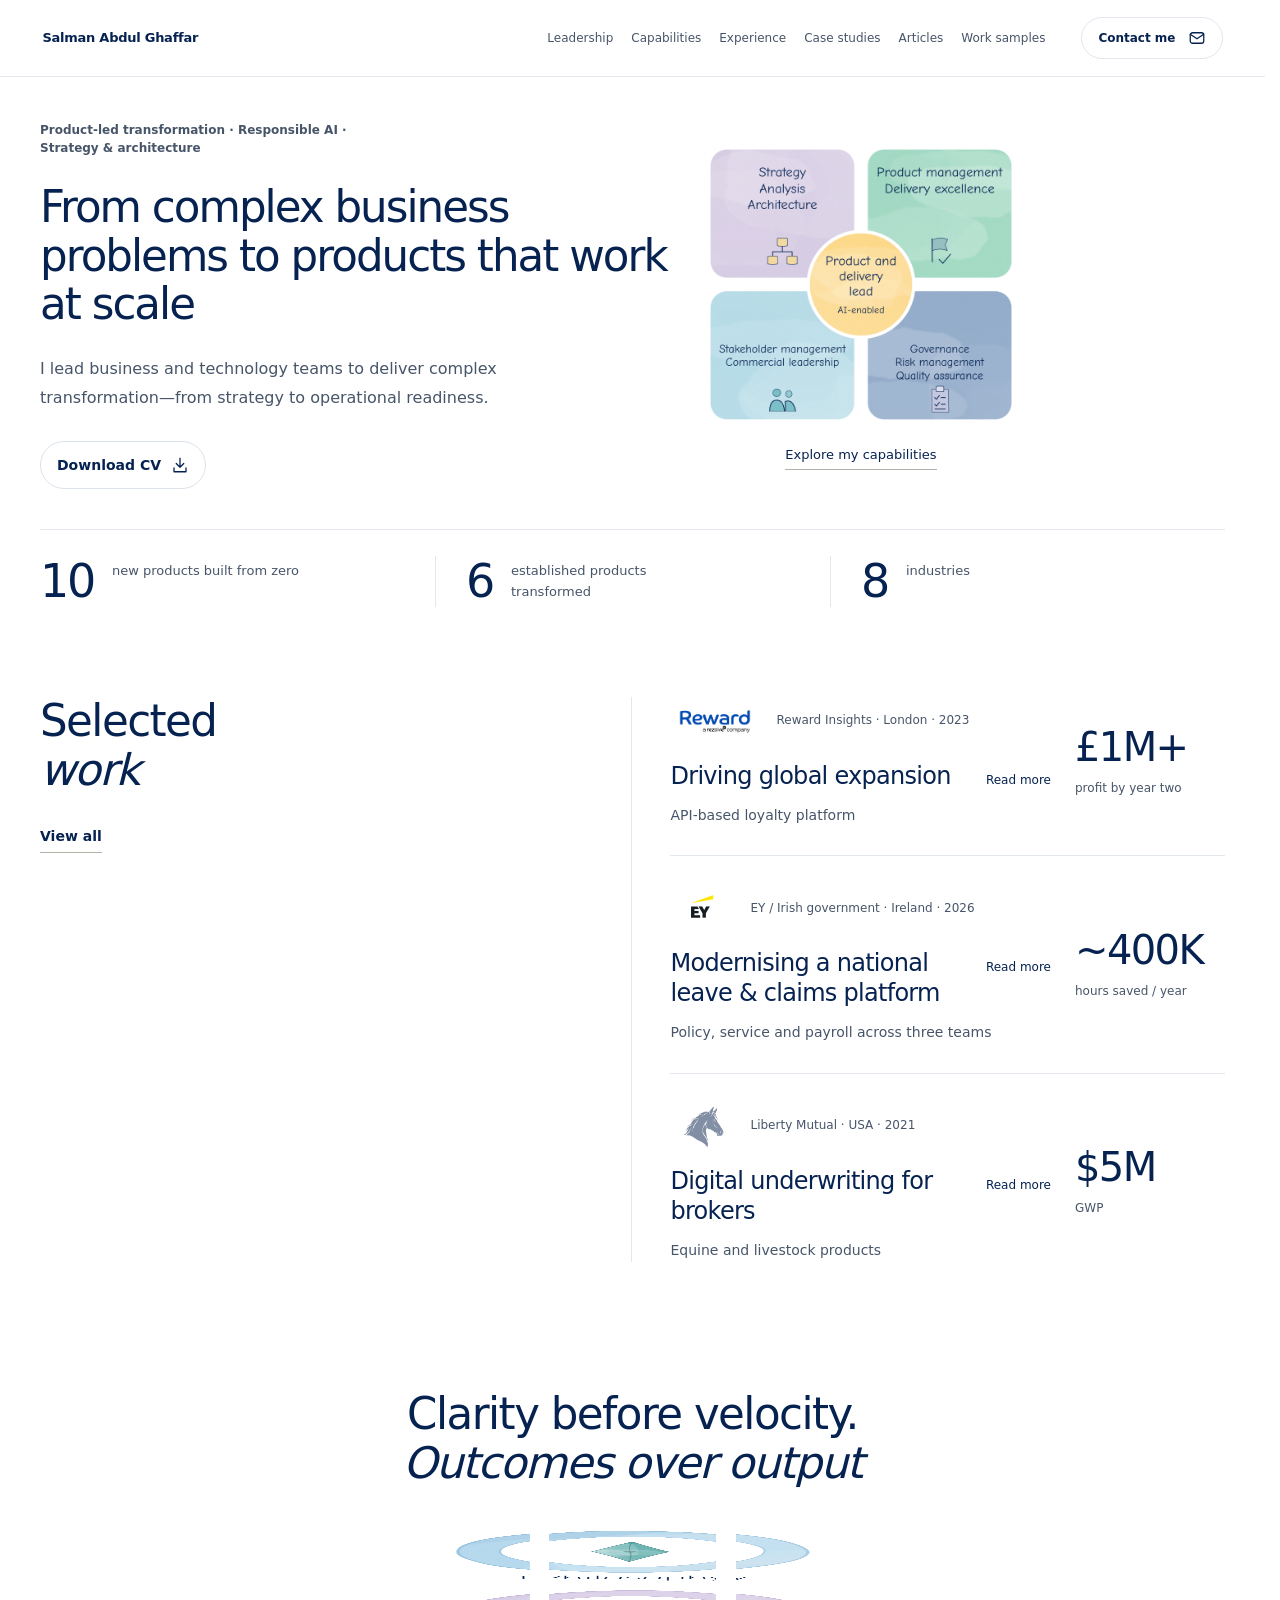
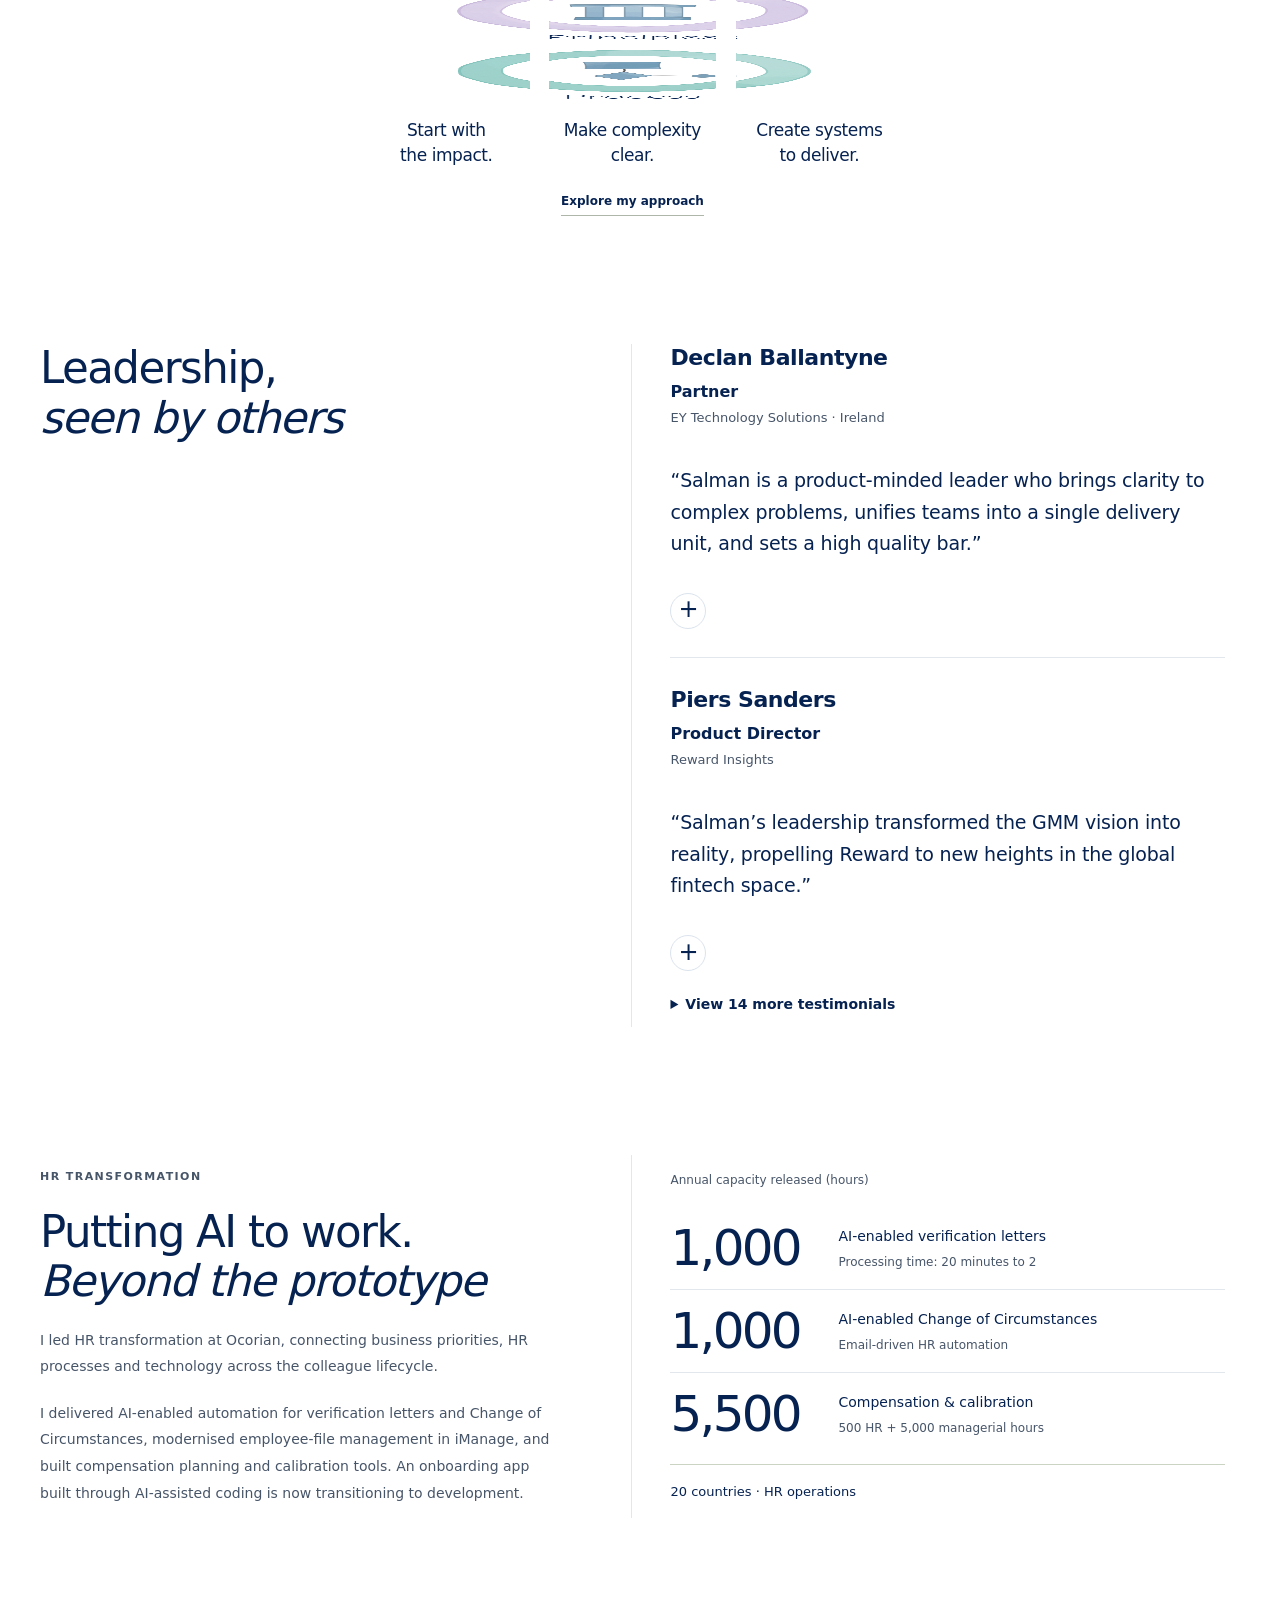
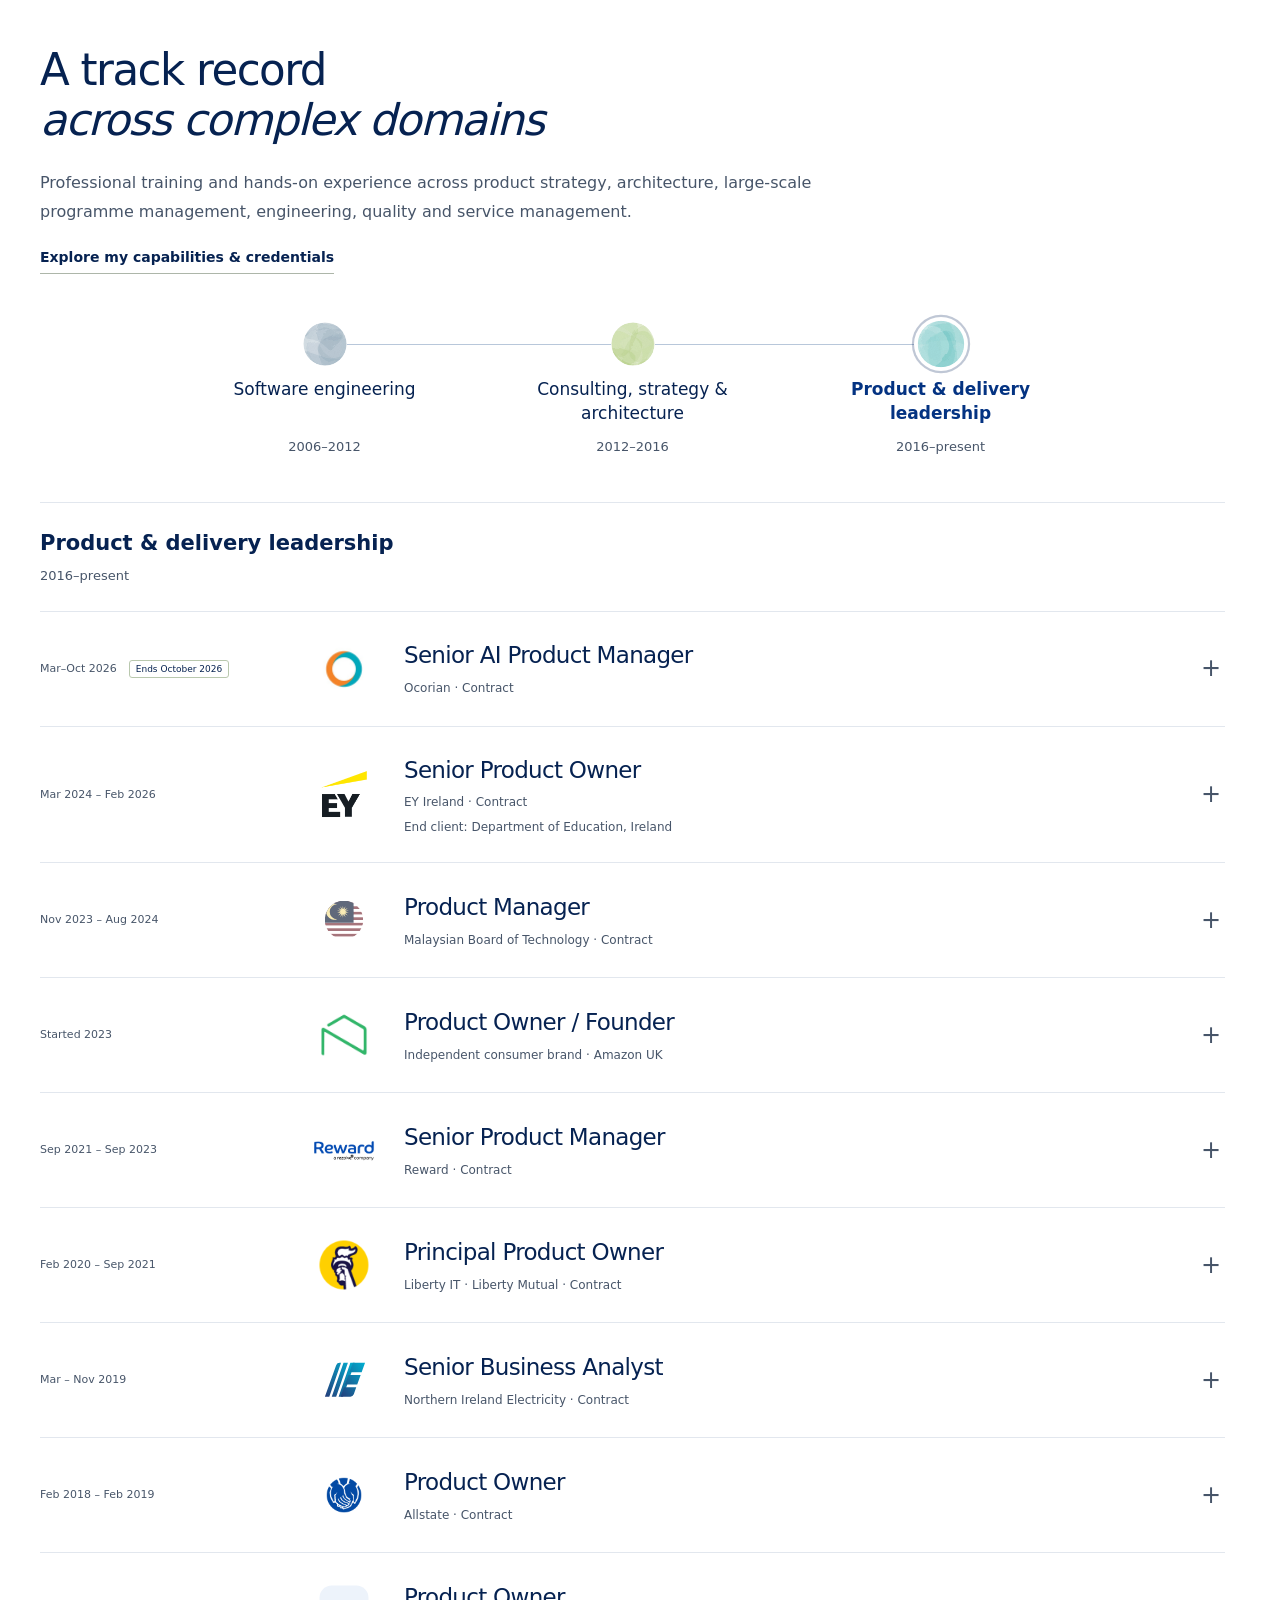
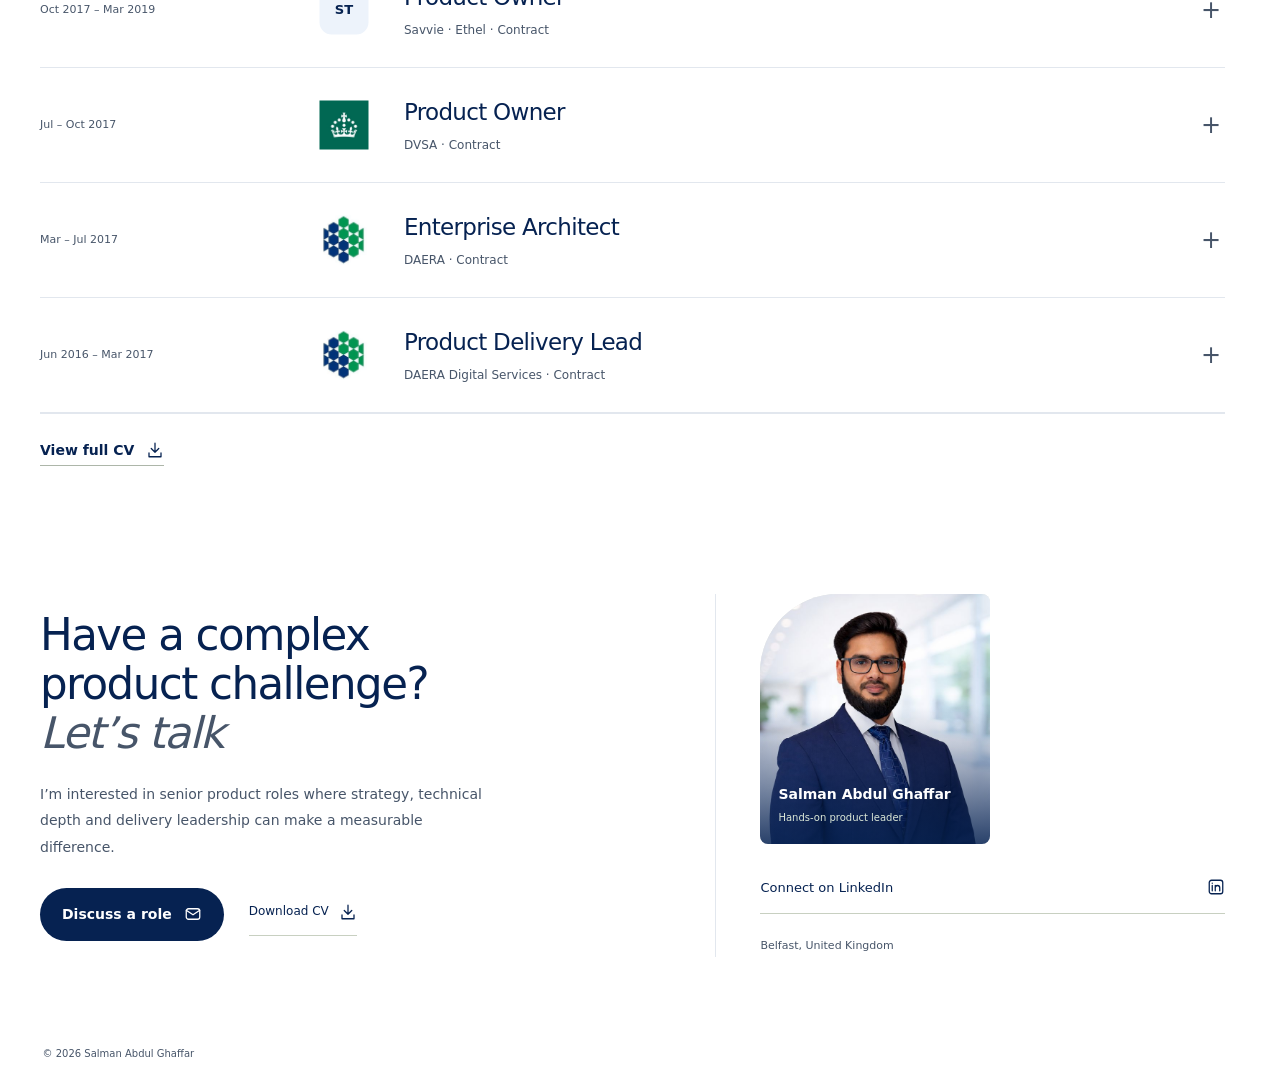
<file: index.html>
<!doctype html>
<html lang="en"><head>
<meta charset="utf-8"><meta name="viewport" content="width=device-width, initial-scale=1">
<title>Salman Abdul Ghaffar — Product-led Transformation Leader</title><meta name="description" content="Product strategy, architecture and delivery leadership. Explore six case studies and experience across eight industries.">
<link rel="canonical" href="https://salman.prodmap.co.uk/">
<link rel="icon" href="assets/favicon.svg" type="image/svg+xml">
<meta property="og:type" content="website"><meta property="og:site_name" content="Salman Abdul Ghaffar">
<meta property="og:title" content="Salman Abdul Ghaffar — Product-led Transformation Leader"><meta property="og:description" content="Product strategy, architecture and delivery leadership. Explore six case studies and experience across eight industries."><meta property="og:url" content="https://salman.prodmap.co.uk/">
<meta property="og:image" content="https://salman.prodmap.co.uk/assets/og-image.png"><meta property="og:image:alt" content="Salman Abdul Ghaffar — Product leadership">
<meta name="twitter:card" content="summary_large_image"><meta name="twitter:title" content="Salman Abdul Ghaffar — Product-led Transformation Leader"><meta name="twitter:description" content="Product strategy, architecture and delivery leadership. Explore six case studies and experience across eight industries."><meta name="twitter:image" content="https://salman.prodmap.co.uk/assets/og-image.png">
<script type="application/ld+json">{"@context":"https://schema.org","@type":"ProfilePage","url":"https://salman.prodmap.co.uk/","mainEntity":{"@type":"Person","@id":"https://salman.prodmap.co.uk/#salman","name":"Salman Abdul Ghaffar","url":"https://salman.prodmap.co.uk/","sameAs":["https://www.linkedin.com/in/pmsalman/"]}}</script>
<link rel="stylesheet" href="assets/styles.css"><link rel="stylesheet" href="assets/approach.css"><link rel="stylesheet" href="assets/simplify-c30ff3c432fa.css">
<link rel="stylesheet" href="assets/animator-handoff-3da0fcca8a47.css">

</head><body data-page="home" data-prerendered="true">
<a class="skip-link" href="#main-content">Skip to content</a><aside class="rail" aria-label="Site navigation"><div class="header-inner"><a class="identity" href="#top" aria-label="Salman Abdul Ghaffar, home"><span class="identity-name">Salman Abdul Ghaffar</span></a><nav aria-label="Main navigation"><a href="#approach" >Leadership</a><a href="specs.html" >Capabilities</a><a href="#changelog" >Experience</a><a href="cases.html" >Case studies</a><a href="articles.html" >Articles</a><a href="gallery-preview.html" >Work samples</a></nav><a class="header-contact" href="#contact">Contact me <svg class="action-icon" viewBox="0 0 24 24" fill="none" stroke="currentColor" stroke-width="1.7" stroke-linecap="round" stroke-linejoin="round" aria-hidden="true" focusable="false"><rect x="3" y="5" width="18" height="14" rx="3"/><path d="m3 7 9 6 9-6"/></svg></a><button class="menu-toggle" aria-label="Open navigation" aria-expanded="false" aria-controls="mobile-menu"><span></span><span></span></button></div><nav id="mobile-menu" class="mobile-menu" aria-label="Mobile navigation" hidden><a href="#approach" >Leadership</a><a href="specs.html" >Capabilities</a><a href="#changelog" >Experience</a><a href="cases.html" >Case studies</a><a href="articles.html" >Articles</a><a href="gallery-preview.html" >Work samples</a><a href="#contact">Contact</a></nav></aside>
<main id="main-content" tabindex="-1">
  <section class="new-hero" id="top"><div class="wrap hero-layout"><div class="hero-copy"><p class="section-label hero-positioning"><span class="hero-positioning-term">Product-led transformation ·</span> <span class="hero-positioning-term">Responsible AI ·</span><br class="hero-positioning-break"><span class="hero-positioning-term">Strategy &amp; architecture</span></p><h1 class="portfolio-heading">From complex business problems <em class="hero-heading-secondary">to products that work at scale</em></h1><p class="hero-intro">I lead business and technology teams to deliver complex transformation—from strategy to operational readiness.</p><div class="hero-actions"><details class="cv-downloads"><summary class="quiet-link">Download CV <svg class="action-icon" viewBox="0 0 24 24" fill="none" stroke="currentColor" stroke-width="1.7" stroke-linecap="round" stroke-linejoin="round" aria-hidden="true" focusable="false"><path d="M12 3v12m-5-5 5 5 5-5M4 16v5h16v-5"/></svg></summary><div class="cv-download-menu"><a href="assets/Salman-Abdul-Ghaffar-Two-Page-CV.pdf" download>Two-page CV <small>PDF · Quick overview</small></a><a href="assets/Salman-Abdul-Ghaffar-CV.pdf" download>Full CV <small>PDF · Detailed experience</small></a></div></details></div></div><figure class="hero-capability-map"><a href="specs.html" aria-label="Explore my capabilities and credentials"><picture><source media="(max-width:640px)" srcset="assets/capability-map-mobile-comic-neue-regular-v002.webp" width="780" height="704"><img src="assets/capability-map-comic-neue-regular-circle-v010.webp" width="1880" height="1696" alt="AI-enabled Product and delivery lead, connecting strategy, analysis and architecture; product management and delivery excellence; stakeholder management and commercial leadership; governance, risk management and quality assurance."></picture></a><figcaption><a class="quiet-link" href="specs.html">Explore my capabilities</a></figcaption></figure></div><div class="wrap hero-evidence career-evidence"><div><b>10</b><p>new products built from zero</p></div><div><b>6</b><p>established products transformed</p></div><div><b>8</b><p>industries</p></div></div></section>



  <section class="selected-work" id="work"><div class="wrap work-preview-layout"><div class="work-preview-intro"><h2 class="portfolio-heading">Selected <em>work</em></h2><a class="quiet-link" href="cases.html">View all</a></div><div class="work-preview-projects"><a class="work-preview-project" href="case-reward-gmm.html" aria-label="Read the case study: Driving global expansion"><div><div class="work-preview-identity"><img src="assets/logos/reward-transparent-v001.webp" alt="Reward" loading="lazy"><span class="work-preview-meta">Reward Insights · London · 2023</span></div><h3><span>Driving global expansion</span><span class="work-preview-read-more">Read more</span></h3><p class="work-preview-description">API-based loyalty platform</p></div><div class="work-preview-outcome"><b>£1M+</b><span>profit by year two</span></div></a><a class="work-preview-project" href="case-olcs.html" aria-label="Read the case study: Modernising a national leave &amp; claims platform"><div><div class="work-preview-identity"><img src="assets/logos/ey-supplied-v001.webp" alt="EY Ireland" loading="lazy"><span class="work-preview-meta">EY / Irish government · Ireland · 2026</span></div><h3><span>Modernising a national leave &amp; claims platform</span><span class="work-preview-read-more">Read more</span></h3><p class="work-preview-description">Policy, service and payroll across three teams</p></div><div class="work-preview-outcome"><b>~400K</b><span>hours saved / year</span></div></a><a class="work-preview-project" href="case-liberty-equine.html" aria-label="Read the case study: Digital underwriting for brokers"><div><div class="work-preview-identity"><img src="assets/equine-horse.webp" alt="Equine underwriting" loading="lazy"><span class="work-preview-meta">Liberty Mutual · USA · 2021</span></div><h3><span>Digital underwriting for brokers</span><span class="work-preview-read-more">Read more</span></h3><p class="work-preview-description">Equine and livestock products</p></div><div class="work-preview-outcome"><b>$5M</b><span><abbr title="Gross written premium">GWP</abbr></span></div></a></div></div></section>

  <section class="leadership homepage-approach" id="approach"><div class="wrap"><div class="section-heading"><div><h2 class="portfolio-heading">Clarity before velocity.<br><em>Outcomes over output</em></h2></div></div><div class="home-approach-motion" data-diagram-motion><article class="approach-motion-part"><div class="approach-motion-art"><picture><source media="(max-width:640px)" srcset="assets/approach-ppp-mobile-stacked-approved-v001.webp" width="780" height="2148"><img src="assets/approach-ppp-comic-neue-light-approved-v004.webp" width="2200" height="812" alt="Philosophy: watercolour compass" style="--piece:0"></picture></div><h3>Start with<br class="home-caption-break"> the impact.</h3></article><article class="approach-motion-part"><div class="approach-motion-art"><picture><source media="(max-width:640px)" srcset="assets/approach-ppp-mobile-stacked-approved-v001.webp" width="780" height="2148"><img src="assets/approach-ppp-comic-neue-light-approved-v004.webp" width="2200" height="812" alt="Principles: watercolour three pillars" style="--piece:1"></picture></div><h3>Make complexity<br class="home-caption-break"> clear.</h3></article><article class="approach-motion-part"><div class="approach-motion-art"><picture><source media="(max-width:640px)" srcset="assets/approach-ppp-mobile-stacked-approved-v001.webp" width="780" height="2148"><img src="assets/approach-ppp-comic-neue-light-approved-v004.webp" width="2200" height="812" alt="Process: watercolour connected steps" style="--piece:2"></picture></div><h3>Create systems<br class="home-caption-break"> to deliver.</h3></article></div><div class="home-approach-footer"><a class="quiet-link" href="approach.html">Explore my approach</a></div></div></section>



  <section class="recommendation-spotlight" id="reviews"><div class="wrap testimonials-preview-layout"><div class="testimonials-preview-intro"><h2 class="portfolio-heading">Leadership,<em>seen by others</em></h2></div><div class="testimonials-preview-voices" id="featured-recommendations"><figure class="recommendation-entry"><figcaption><h3>Declan Ballantyne</h3><span class="recommendation-role"><strong>Partner</strong><span class="recommendation-company">EY Technology Solutions · Ireland</span></span></figcaption><blockquote><p>“Salman is a product-minded leader who brings clarity to complex problems, unifies teams into a single delivery unit, and sets a high quality bar.”</p></blockquote><details class="recommendation-full"><summary aria-label="Toggle full recommendation from Declan Ballantyne"><span class="recommendation-expand-icon" aria-hidden="true"></span></summary><div><span class="recommendation-relationship">Client</span><p class="recommendation-context">Worked together on OLCS</p><p>Salman is a product-minded leader who brings clarity to complex problems, unifies teams into a single delivery unit, and sets a high quality bar. He applied this consistently over a large, multi-year modernisation of a system for a large government department in the Republic of Ireland. Salman is an excellent communicator and a real team player. It has been a pleasure working with him over the past 18 months.</p></div></details></figure><figure class="recommendation-entry"><figcaption><h3>Piers Sanders</h3><span class="recommendation-role"><strong>Product Director</strong><span class="recommendation-company">Reward Insights</span></span></figcaption><blockquote><p>“Salman’s leadership transformed the GMM vision into reality, propelling Reward to new heights in the global fintech space.”</p></blockquote><details class="recommendation-full"><summary aria-label="Toggle full recommendation from Piers Sanders"><span class="recommendation-expand-icon" aria-hidden="true"></span></summary><div><span class="recommendation-relationship">Client</span><p>Salman is a very strong technical product manager, and has a thorough approach to defining products, features and detailed stories. He led the development of the API product, the Global Merchant Marketplace (GMM), from concept through to launch with global clients. This included internationalisation (multi-language, currency and servicing) and managing a relationship with the client technical team.</p><p>Salman’s leadership transformed the GMM vision into reality, propelling Reward to new heights in the global fintech space. His strategic approach and relentless dedication have been instrumental in driving the company’s success.</p></div></details></figure><details class="recommendations-more testimonials-preview-all"><summary>View 14 more testimonials</summary><div class="recommendations-directory"><details class="recommendation-directory-entry"><summary><span class="recommendation-person"><span class="recommendation-relationship">Client</span><b>Tracy Webb</b><span class="recommendation-role"><strong>VP Product Management, Cardholder Services</strong><span class="recommendation-company">Mastercard</span></span><span class="recommendation-teaser">“Salman’s active involvement in supporting pre-sales technical and product architecture discussions has been invaluable”</span></span></summary><div><p class="recommendation-context">Worked together at Reward</p><p>I have had the pleasure of working with Salman as a Product Owner at Reward. Salman works hard to align stakeholders, ensuring that he communicates a clear product vision. Salman’s active involvement in supporting pre-sales technical and product architecture discussions has been invaluable, showcasing his adeptness in managing a spectrum of business and technical stakeholders.</p><p>Notably, Salman’s contributions extend to the creation of comprehensive product documentation, encompassing both the functional and non-functional, which has supported us in facilitating clear understanding of our solutions and services, particularly among our global clients. Salman took an active role in understanding and supporting the optimal commercial outcome of our new business activities, particularly when we were entering new geographies.</p></div></details><details class="recommendation-directory-entry"><summary><span class="recommendation-person"><span class="recommendation-relationship">Client</span><b>Paul McGurnaghan OBE</b><span class="recommendation-role"><strong>Digital Director</strong><span class="recommendation-company">DAERA</span></span><span class="recommendation-teaser">“I was very impressed with his complex analysis and ability to distil this down into practical steps leading to improvement.”</span></span></summary><div><p class="recommendation-context">Engaged Salman at DAERA</p><p>DAERA engaged Salman on an Enterprise Architecture assignment, as he came highly recommended in this area of work. He certainly lived up to his reputation and hit the ground running in completing an EA maturity assessment and gap analysis within a short timeframe.</p><p>He expertly covered architecture governance, business architecture, application architecture, data architecture, technology architecture and tool support, delivering a very well defined and prioritised roadmap. I was very impressed with his complex analysis and ability to distil this down into practical steps leading to improvement. He is an expert communicator with excellent interpersonal skills.</p><p>So if you are looking to engage someone to assist or drive enterprise architecture within your organisation, you would be hard pressed to find anyone as good as Salman.</p></div></details><details class="recommendation-directory-entry"><summary><span class="recommendation-person"><span class="recommendation-relationship">Client</span><b>Diana Diamond</b><span class="recommendation-role"><strong>Global Head of HR Operations</strong><span class="recommendation-company">Ocorian</span></span><span class="recommendation-teaser">“Salman is relentless about value, constantly looking for where a relatively small investment can unlock a disproportionate return, often targeting opportunities in the region of 10–25x ROI.”</span></span></summary><div><p>Salman Ghaffar is leading Ocorian’s HR Transformation through AI and Automation, bringing structure and pace to a fast-evolving initiative. What stands out most is his ability to carve out MVPs and ship in two-week increments, rather than waiting months for a “big bang” solution.</p><p>Salman is relentless about value, constantly looking for where a relatively small investment can unlock a disproportionate return, often targeting opportunities in the region of 10–25x ROI.</p><p>As the initiative has grown, Salman has continued to shape and lead the broader HR transformation roadmap. He has a real ability to operate at every level, from setting the wider direction and driving complex initiatives through to working through the detailed data and process decisions needed to make them work. He brings together technical teams, delivery partners and stakeholders, navigates complex dependencies and keeps everyone aligned around the broader outcome.</p><p>Beyond delivery, Salman brings real intelligence, strong product thinking and a genuinely collaborative, considerate manner, with plenty of quick wit along the way. We’re holding on to him for as long as we can, but I wouldn’t hesitate to recommend Salman to any organisation once his time with us ends.</p></div></details><details class="recommendation-directory-entry"><summary><span class="recommendation-person"><span class="recommendation-relationship">Client</span><b>Justyna John</b><span class="recommendation-role"><strong>Global Head of Product and Commercial Marketing</strong><span class="recommendation-company">Reward</span></span><span class="recommendation-teaser">“Salman’s commercial insight and ability to turn product features into clear market value strengthened our GTM story.”</span></span></summary><div><p>I worked closely with Salman across both Product and Marketing and he consistently brought a strong, solutions-driven Product Manager mindset to our go-to-market deliverables. He has a real ability to cut through complexity, bring clarity to challenging product areas and elevate how we position and communicate value.</p><p>His input was pivotal in strengthening our overall go-to-market strategy and improving the quality of our commercial outputs. Salman’s commercial insight and ability to turn product features into clear market value strengthened our GTM story.</p></div></details><details class="recommendation-directory-entry"><summary><span class="recommendation-person"><span class="recommendation-relationship">Colleague</span><b>Natasha O’Kane</b><span class="recommendation-role"><strong>Senior Transformation &amp; Delivery Leader</strong></span><span class="recommendation-teaser">“knows how to influence and drive a group towards an outcome without losing people along the way”</span></span></summary><div><p class="recommendation-context">Managed Salman directly at Ocorian</p><p>Salman is an exceptional product leader, and someone I very much hope I get the opportunity to work with again.</p><p>What sets Salman apart is his ability to take something ambiguous and turn it into a product that feels obvious. He can walk into a room with a loosely defined problem, run a brilliant workshop, ask exactly the right questions and bring structure to everyone’s thinking, always pulling the conversation back to the user, the outcome and where the real value lies.</p><p>From there, he makes it tangible. Salman combines really strong product and design-thinking skills with AI and rapid prototyping to move incredibly quickly from an idea to something people can actually see, experience and respond to. More than once, he’s come back with something so slick and so close to what I had in my head that I’ve wondered whether he’d somehow read my mind.</p><p>He’s equally strong with stakeholders. He builds relationships beautifully, draws out what people really need rather than simply taking requirements at face value, and knows how to influence and drive a group towards an outcome without losing people along the way.</p><p>And when the rest of us inevitably disappear into the weeds of technology, process and delivery, Salman has a wonderful ability to pull us back up and remind us what we’re actually here to create.</p><p>He has real product judgement, an instinct for the user and a genuine care for the craft of building beautiful products. I would work with Salman again in a heartbeat, and I really hope I get to.</p></div></details><details class="recommendation-directory-entry"><summary><span class="recommendation-person"><span class="recommendation-relationship">Colleague</span><b>Aditya Kawatkar</b><span class="recommendation-role"><strong>Senior Test Consultant</strong><span class="recommendation-company">EY · Ireland</span></span><span class="recommendation-teaser">“He adapts his leadership style to bring out the best in each person”</span></span></summary><div><p>Salman understands people as individuals. He adapts his leadership style to bring out the best in each person, builds trust quickly, and turns groups into high-performing teams. People don’t just deliver under Salman — they grow and reach their full potential.</p></div></details><details class="recommendation-directory-entry"><summary><span class="recommendation-person"><span class="recommendation-relationship">Manager</span><b>Sunny Matharu</b><span class="recommendation-role"><strong>CTO</strong><span class="recommendation-company">ThirdEye Consulting</span></span><span class="recommendation-teaser">“client management pressed me to find out what I could do “to make sure we keep Salman on our projects””</span></span></summary><div><p>I have worked with many Business Analysts over the last 10 years. Salman has been one of the very best. Due to his varied background, he has a rare blend of technical and functional skills, backed up by solid architecture principles, all while working in an Agile project environment.</p><p>A fantastic example of the esteem he is held in, and the value he offers, is the way in which our client management pressed me to find out what I could do “to make sure we keep Salman on our projects”. He is endearing, diligent and a joy to work with. His departure was a loss to Deloitte, as his acquisition will be a massive boon to whomever he works with in the future.</p></div></details><details class="recommendation-directory-entry"><summary><span class="recommendation-person"><span class="recommendation-relationship">Client</span><b>Heidi Philyaw</b><span class="recommendation-role"><strong>Director Special Projects</strong><span class="recommendation-company">Liberty Mutual · USA</span></span><span class="recommendation-teaser">“His confidence and leadership has helped propel our product forward to an incredible MVP delivery.”</span></span></summary><div><p>I would highly recommend Salman as a product owner. He joined our project about a month in, post discovery and framing, and didn’t miss a beat. He’s an excellent communicator, negotiator, and team player. His confidence and leadership has helped propel our product forward to an incredible MVP delivery.</p><p>As a newcomer to the Agile methodology, I have learned a tremendous amount from him, especially in respect of user journeys, user stories, requirements engineering, and backlog management. He is extremely methodical and goes well in depth in testing, thinking up nearly every scenario a user could possibly try. I have so enjoyed getting to know Salman personally and professionally, and look forward to our continued collaboration!</p></div></details><details class="recommendation-directory-entry"><summary><span class="recommendation-person"><span class="recommendation-relationship">Client</span><b>Gillian Spence</b><span class="recommendation-role"><strong>Product Consultant Manager</strong><span class="recommendation-company">Kainos</span></span><span class="recommendation-teaser">“He was instrumental in driving the delivery of core ETL components for the product.”</span></span></summary><div><p class="recommendation-context">Worked together at Allstate Northern Ireland</p><p>I had the pleasure of working with Salman for 18 months at Allstate Northern Ireland, collaborating on a SAFe initiative in the Claims space. Salman is a goal-driven, customer-centric product owner with a desire to drive business value for his stakeholders. He repeatedly sought ways to continually improve, both at a team level and at a program level within the Release Train.</p><p>Salman has a firm understanding of Agile principles and practices. He was instrumental in driving the delivery of core ETL components for the product. This complex feature demonstrated his desire to take on extra responsibility. Overall it was a pleasure working with Salman and he would be a great asset to any team.</p></div></details><details class="recommendation-directory-entry"><summary><span class="recommendation-person"><span class="recommendation-relationship">Colleague</span><b>Sunil I. Modi</b><span class="recommendation-role"><strong>Senior Manager</strong><span class="recommendation-company">Deloitte</span></span><span class="recommendation-teaser">“his ability to partner with multiple workstreams and get the jobs done surpassed expectations”</span></span></summary><div><p>Salman was an inspiration for many team members in the program; his ability to partner with multiple workstreams and get the jobs done surpassed expectations. His contributions really made a big impact on the success of the program. I thoroughly enjoyed working with him; he is always full of genius ideas and has a friendly attitude with his co-workers. He has a great analytical and product mindset. Very happy to recommend him.</p></div></details><details class="recommendation-directory-entry"><summary><span class="recommendation-person"><span class="recommendation-relationship">Colleague</span><b>Ryan Ings</b><span class="recommendation-role"><strong>Business Analyst</strong><span class="recommendation-company">Northern Ireland Electricity</span></span><span class="recommendation-teaser">“Salman was the driving force in the team’s approach to the project, expertly managing workshops and stakeholders to gather the required information.”</span></span></summary><div><p class="recommendation-context">Reported to Salman at Northern Ireland Electricity</p><p>I worked with Salman on a project over 9 months, to review the client’s business processes, identify delays and recommend improvements. Salman was the driving force in the team’s approach to the project, expertly managing workshops and stakeholders to gather the required information. He shared his experience with the team and I feel he helped me develop within my role.</p></div></details><details class="recommendation-directory-entry"><summary><span class="recommendation-person"><span class="recommendation-relationship">Client</span><b>Bhargava Adapa</b><span class="recommendation-role"><strong>Senior Technology Manager</strong><span class="recommendation-company">Caspian Digital Solutions · Malaysia</span></span><span class="recommendation-teaser">“His meticulous approach ensured that every project requirement was not only captured but also aligned perfectly with our strategic goals.”</span></span></summary><div><p>It’s my absolute pleasure to recommend Salman for his exceptional contributions to our projects at Caspian Digital Solutions. Salman’s ability to dive deep into the technicalities of User Requirement Specifications (URS) has been a game-changer for us. His meticulous approach ensured that every project requirement was not only captured but also aligned perfectly with our strategic goals.</p><p>Beyond the URS, Salman demonstrated unparalleled skill in crafting the project implementation plan. His strategic foresight and detailed scheduling of each phase allowed us to anticipate challenges and adapt quickly, ensuring a smooth and successful execution. His contribution to creating User Acceptance Testing scenarios was equally impressive, and was instrumental in minimising post-launch issues and enhancing user satisfaction…</p><p>Salman’s consulting acumen was invaluable. His insights and advice often steered us through complex decisions, balancing technical possibilities with business realities. I cannot recommend him highly enough for any endeavours he chooses to pursue.</p></div></details><details class="recommendation-directory-entry"><summary><span class="recommendation-person"><span class="recommendation-relationship">Colleague</span><b>David Holmes</b><span class="recommendation-role"><strong>Service Design Director</strong><span class="recommendation-company">XDC Solutions</span></span><span class="recommendation-teaser">“Salman is very friendly and supportive, a strong team player and a pleasure to work with”</span></span></summary><div><p class="recommendation-context">Worked together on DVSA discovery</p><p>I worked with Salman on the DVSA discovery project. Salman is a professional through and through; he has a keen eye for detail and a solid understanding of the BA and Product domain. Salman is very friendly and supportive, a strong team player and a pleasure to work with. I would recommend Salman because he makes a great addition to any team: a solid all-rounder.</p></div></details><details class="recommendation-directory-entry"><summary><span class="recommendation-person"><span class="recommendation-relationship">Manager</span><b>Ian Stewart</b><span class="recommendation-role"><strong>Director</strong><span class="recommendation-company">Copyrite Business Solutions</span></span><span class="recommendation-teaser">“He was extremely self-sufficient, resourceful and capable, and his commitment and work ethic was exemplary.”</span></span></summary><div><p>I worked with Salman for a number of years and he was a respected, well liked and valued member of the team. He was extremely self-sufficient, resourceful and capable, and his commitment and work ethic was exemplary.</p><p>Salman was at the forefront of the software technology in our sector at the time, which required him to be resourceful, use his initiative and work with others within Copyrite and our partners. His communication skills helped him to work well with others, relate with all the relevant external parties and work well in the team. His technical and analytical skills meant that he grasped the project quickly and was able to lead and drive the project on at a high level. It is my pleasure to recommend Salman.</p></div></details><div class="recommendations-source"><a class="quiet-link" href="https://www.linkedin.com/in/pmsalman/" target="_blank" rel="noopener">Recommendations on LinkedIn <svg class="action-icon" viewBox="0 0 24 24" fill="none" stroke="currentColor" stroke-width="1.7" stroke-linecap="round" stroke-linejoin="round" aria-hidden="true" focusable="false"><rect x="3" y="3" width="18" height="18" rx="3"/><path d="M7 10v7m0-10v.01M11 17v-7m0 3c0-4 6-4 6 0v4"/></svg></a></div></div></details></div></div></section>



  <section class="now-section"><div class="wrap now-layout"><div><p class="section-label">HR transformation</p><h2 class="portfolio-heading">Putting AI to work.<br><em>Beyond the prototype</em></h2><p>I led HR transformation at Ocorian, connecting business priorities, HR processes and technology across the colleague lifecycle.</p><p>I delivered AI-enabled automation for verification letters and Change of Circumstances, modernised employee-file management in iManage, and built compensation planning and calibration tools. An onboarding app built through AI-assisted coding is now transitioning to development.</p></div><div class="now-evidence"><span class="now-label">Annual capacity released (hours)</span><div class="now-benefits"><div class="now-benefit"><strong>1,000</strong><div><b>AI-enabled verification letters</b><p>Processing time: 20 minutes to 2</p></div></div><div class="now-benefit"><strong>1,000</strong><div><b>AI-enabled Change of Circumstances</b><p>Email-driven HR automation</p></div></div><div class="now-benefit"><strong>5,500</strong><div><b>Compensation & calibration</b><p>500 HR + 5,000 managerial hours</p></div></div></div><div class="now-divider"></div><div class="now-bottom"><b>20 countries · HR operations</b></div></div></div></section>

  <section class="experience" id="changelog"><div class="wrap"><div class="section-heading"><div><h2 class="portfolio-heading">A track record<br><em>across complex domains</em></h2><p class="experience-breadth">Professional training and hands-on experience across product strategy, architecture, large-scale programme management, engineering, quality and service management.</p><a class="quiet-link experience-capabilities-link" href="specs.html">Explore my capabilities &amp; credentials</a></div></div><figure class="career-journey-visual"><div class="career-journey-interactive career-three-stage" role="tablist" aria-label="Career stages"><button type="button" class="career-milestone career-stage-1" role="tab" id="experience-foundations-tab" aria-selected="false" tabindex="-1" data-career-target="experience-foundations" aria-controls="experience-foundations"><span class="career-stage-dot" aria-hidden="true"></span><span class="career-stage-title">Software engineering</span><span class="career-stage-date">2006–2012</span></button><button type="button" class="career-milestone career-stage-2" role="tab" id="experience-consulting-tab" aria-selected="false" tabindex="-1" data-career-target="experience-consulting" aria-controls="experience-consulting"><span class="career-stage-dot" aria-hidden="true"></span><span class="career-stage-title">Consulting, strategy & architecture</span><span class="career-stage-date">2012–2016</span></button><button type="button" class="career-milestone career-stage-3" role="tab" id="experience-product-tab" aria-selected="true" tabindex="0" data-career-target="experience-product" aria-controls="experience-product"><span class="career-stage-dot" aria-hidden="true"></span><span class="career-stage-title">Product & delivery leadership</span><span class="career-stage-date">2016–present</span></button></div></figure><section class="career-group" id="experience-product" role="tabpanel" tabindex="0" aria-labelledby="experience-product-tab" ><span id="experience-ai" aria-hidden="true"></span><div class="career-group-heading"><span><b>Product & delivery leadership</b><small>2016–present</small></span></div><div class="experience-list"><details class="experience-row"><summary><span class="experience-date">Mar–Oct 2026<small>Ends October 2026</small></span><span class="experience-identity"><span class="experience-logo-slot"><span class="experience-mark "><img src="assets/logos/ocorian_logo.jpg" alt="" width="56" height="56" loading="lazy"></span></span><span class="experience-position"><b>Senior AI Product Manager</b><span>Ocorian · Contract</span></span></span><span class="experience-toggle" aria-hidden="true">+</span></summary><div class="experience-detail"><p>Led HR transformation across 20 countries, combining product leadership, business analysis, service design and solution architecture to build a connected colleague-lifecycle platform.</p><ul class="experience-evidence"><li>Reported to the CIO and partnered with the Head of HR Operations and global HR leadership at Ocorian, a global fund, corporate and private client services provider.</li></ul><div class="experience-engagements"><details class="experience-engagement experience-topic"><summary><span class="engagement-identity"><b>Verification letters</b></span><span class="engagement-toggle" aria-hidden="true">+</span></summary><div class="engagement-detail"><ul class="experience-evidence"><li>Delivered AI-enabled verification-letter generation automation, reducing processing time from 20 minutes to 2 minutes and releasing 1,000 hours of annual capacity.</li><li>Automated incoming-email routing and workflow creation, selected the relevant letter template and populated employee details, retrieving additional information from BambooHR when needed.</li><li>Kept human review and approval before integrations sent or filed the letter as required. Supported requests included employment confirmations and bank reference letters.</li></ul></div></details><details class="experience-engagement experience-topic"><summary><span class="engagement-identity"><b>Change of Circumstances</b></span><span class="engagement-toggle" aria-hidden="true">+</span></summary><div class="engagement-detail"><ul class="experience-evidence"><li>Delivered AI-enabled Change of Circumstances automation with human review. Realised annual capacity benefit: 1,000 hours.</li><li>Prototyped the user experience and gathered early user feedback before production development. Developed and delivered training on AI and the Change of Circumstances solution.</li><li>Structured an incremental roadmap from single and multiple requests to AI email classification, workflow creation and thread tracking, followed by BambooHR employee-data updates, duplicate-request tracking, DocuSign signatures and automatic document storage. Retained human review throughout the design.</li></ul></div></details><details class="experience-engagement experience-topic"><summary><span class="engagement-identity"><b>iManage & employee files</b></span><span class="engagement-toggle" aria-hidden="true">+</span></summary><div class="engagement-detail"><ul class="experience-evidence"><li>Led employee-file transformation across 2,000+ legacy records in iManage, covering reconciliation, migration, metadata, folder structures, role-based access control and integration design.</li><li>Automated employee-file creation for new joiners as part of the onboarding journey.</li></ul></div></details><details class="experience-engagement experience-topic"><summary><span class="engagement-identity"><b>Compensation planning & calibration</b></span><span class="engagement-toggle" aria-hidden="true">+</span></summary><div class="engagement-detail"><ul class="experience-evidence"><li>Built and delivered compensation planning and calibration tools through AI-assisted coding (vibe coding) using Microsoft Copilot, releasing 500 HR hours and 5,000 managerial hours of annual capacity.</li></ul></div></details><details class="experience-engagement experience-topic"><summary><span class="engagement-identity"><b>Onboarding</b></span><span class="engagement-toggle" aria-hidden="true">+</span></summary><div class="engagement-detail"><ul class="experience-evidence"><li>Designed and built an end-to-end onboarding application through AI-assisted coding, connecting recruitment, candidate review, SmartRecruiters, BambooHR, iManage, Veremark, communications and colleague-readiness activities.</li><li>Iterated the application approximately 30 times to validate requirements with business and engineering teams. The application is now transitioning to the development team.</li><li>Designed the journey modularly, enabling a pivot when planned SmartRecruiters functionality became unavailable without redesigning downstream steps. Created reusable rules and onboarding documentation, including payroll information across 20 jurisdictions.</li></ul></div></details><details class="experience-engagement experience-topic"><summary><span class="engagement-identity"><b>Strategy & investment</b></span><span class="engagement-toggle" aria-hidden="true">+</span></summary><div class="engagement-detail"><ul class="experience-evidence"><li>Shaped problems early in the engagement and established traceability from organisational priorities to HR objectives and product decisions. Compliance by design and an unrivalled colleague experience were guiding objectives.</li><li>Reframed individual process automation around the full colleague lifecycle and a reusable HR Operations platform. Created the vision for Platform-I, with modular foundations for onboarding, probation and offboarding.</li><li>Developed business cases with the Head of HR Operations, including probation and performance management, and a benefits-led roadmap distinguishing realised, expected and forecast value against investment, risk and reusable capability.</li><li>Provided executive visibility of roadmap, investment, risks, capacity, benefits and ROI; managed the allocated budget and development-resource allocation for a Mauritius-based team.</li><li>Captured and categorised 45+ Next Matter platform limitations, including CI/CD, versioning and form-design constraints. Encouraged team contributions and used this shared evidence to improve supplier accountability and influence its roadmap.</li><li>Identified a lower-cost DocuSign integration approach through Workato, with indicative per-signature costs of approximately $0.05 rather than $6.</li></ul></div></details><details class="experience-engagement experience-topic"><summary><span class="engagement-identity"><b>Delivery, adoption & governance</b></span><span class="engagement-toggle" aria-hidden="true">+</span></summary><div class="engagement-detail"><ul class="experience-evidence"><li>Combined product leadership, business analysis, service design, solution architecture, Scrum Master and project-management responsibilities, translating problems into prototypes, requirements and sprint objectives.</li><li>Used GenAI, RAG, prompt chaining and orchestration to develop incremental HR solutions, using AI as a transitional layer while deterministic systems were developed and retaining the existing HR email channel during migration.</li><li>Protected engineering focus, managed blockers and delivery trade-offs, and coordinated business, engineering and platform teams.</li><li>Managed delivery dependencies across development and test environments, access, credentials, SmartRecruiters, DocuSign and iManage. Aligned HR, testing and administration stakeholders on test and production environments; raised change requests and represented releases at the Change Advisory Board.</li><li>Introduced shift-left testing using representative anonymised production scenarios and test data, including HR emails for Change of Circumstances testing and AI-model evaluation. Managed user acceptance testing (UAT) for HR transformation delivery.</li><li>Engagement scheduled to conclude at the end of October 2026 following an organisational restructure and programme closure.</li><li>Technology & tools: OpenAI, Microsoft Copilot, Workato, Power Automate, Next Matter, BambooHR, SmartRecruiters, DocuSign, iManage, Veremark and custom applications.</li></ul></div></details></div></div></details><details class="experience-row"><summary><span class="experience-date">Mar 2024 – Feb 2026</span><span class="experience-identity"><span class="experience-logo-slot"><span class="experience-mark "><img src="assets/logos/ey-supplied-v001.webp" alt="" width="56" height="56" loading="lazy"></span></span><span class="experience-position"><b>Senior Product Owner</b><span>EY Ireland · Contract</span><small class="experience-end-client">End client: Department of Education, Ireland</small></span></span><span class="experience-toggle" aria-hidden="true">+</span></summary><div class="experience-detail"><p>Product Owner across 3 delivery teams on OLCS — national platform serving 90,000+ teachers, ~4,000 schools, and 20,000+ school users, managing statutory leave and payroll workflows in highly regulated environment.</p><ul class="experience-evidence"><li>End client: Department of Education, Ireland. Provided Senior Product Owner services as part of the EY Ireland consulting team on OLCS modernisation.</li><li>EY is a global leader in assurance, tax, and advisory services, helping clients drive growth and navigate complex challenges.</li><li>Reported to EY Partner, owned roadmap integrity, risk reporting, and executive progress reviews for a regulated public-sector transformation.</li><li>Converted undocumented legacy logic (policy, tribal knowledge, system behaviour) into structured, testable business rules, accelerating development and testing.</li><li>Increased velocity ~5 to 30 story points by enforcing backlog prioritisation, dependency management, and outcome-focused delivery.</li><li>Introduced risk and progress overlay mapping on story maps to expose cross-team dependencies and unblock gridlock; shifted executive discussions from blame-driven to solution-led decisions.</li><li>Leveraged flow metrics to influence senior EY and Ministry leadership; secured programme transition from Scrum to Kanban, improving predictability and cycle-time.</li><li>Embedded GDPR-by-design controls (RBAC, auditability, data minimisation, encryption safeguards) into requirements; strengthened compliance for high-risk data.</li><li>Entrusted with 2 additional teams. Contract extended multiple times based on measurable impact.</li><li>Re-engineered multiple fragile legacy workflows and enabled around 400,000 hours of annual time savings across schools and the OLCS team while preserving core database integrity.</li><li>Technology & tools: Azure cloud, MFA, SSO, MUI, Figma, Visio, GitHub.</li></ul><a class="quiet-link" href="case-olcs.html">Read the case study</a></div></details><details class="experience-row"><summary><span class="experience-date">Nov 2023 – Aug 2024</span><span class="experience-identity"><span class="experience-logo-slot"><span class="experience-mark experience-mark-mbot"><img src="assets/logos/malaysia-rounded-v002.svg" alt="" width="56" height="56" loading="lazy"></span></span><span class="experience-position"><b>Product Manager</b><span>Malaysian Board of Technology · Contract</span></span></span><span class="experience-toggle" aria-hidden="true">+</span></summary><div class="experience-detail"><p>Brought in initially to support sales, then subsequently appointed to lead product discovery and delivery.</p><ul class="experience-evidence"><li>MBOT is a government-funded professional body responsible for regulating and recognising technologists, undertaking a programme to modernise its member recognition platform and associated business processes.</li><li>Led product discovery, defining vision, objectives, and core user segments.</li><li>Established the stakeholder engagement and governance approach across regulatory and operational groups.</li><li>Elicited and prioritised functional & non-functional requirements, creating and managing the product backlog.</li><li>Defined KPIs and success measures to track adoption, delivery performance, and operational impact.</li><li>Led end-to-end product delivery, achieving on-time launch of the online application and mobile app with an 80% increase in engagement.</li><li>Managed a globally distributed team spanning Egypt, India, Iran, Nigeria, Malaysia, and Pakistan across multiple time zones.</li></ul></div></details><details class="experience-row"><summary><span class="experience-date">Started 2023</span><span class="experience-identity"><span class="experience-logo-slot"><span class="experience-mark "><img src="assets/logos/amazon.jpg" alt="" width="56" height="56" loading="lazy"></span></span><span class="experience-position"><b>Product Owner / Founder</b><span>Independent consumer brand · Amazon UK</span></span></span><span class="experience-toggle" aria-hidden="true">+</span></summary><div class="experience-detail"><p>Built and launched a consumer brand sold through Amazon UK.</p><ul class="experience-evidence"><li>Owned brand identity, product design, packaging and compliance; achieved a 4.8-star customer rating.</li><li>Used competitor, keyword and customer analysis to define positioning and the product roadmap.</li><li>Optimised advertising and conversion through A/B testing and keyword targeting, tracking sales rank, click-through rate and conversion.</li><li>Directed designers and creative output, including marketing copy, A+ content and listing assets.</li></ul></div></details><details class="experience-row"><summary><span class="experience-date">Sep 2021 – Sep 2023</span><span class="experience-identity"><span class="experience-logo-slot"><span class="experience-mark "><img src="assets/logos/reward-transparent-v001.webp" alt="" width="56" height="56" loading="lazy"></span></span><span class="experience-position"><b>Senior Product Manager</b><span>Reward · Contract</span></span></span><span class="experience-toggle" aria-hidden="true">+</span></summary><div class="experience-detail"><p>Led the Global Merchant Marketplace (GMM) platform from concept to launch and scaled globally.</p><ul class="experience-evidence"><li>Reward, a global fintech company, partners with banks and retailers to enhance customer engagement. The company aimed to expand into global markets by developing an analytics-backed and API-based loyalty platform as a service (PaaS).</li><li>Directed platform vision, roadmap, and OKRs to align product execution with enterprise strategy and scalable growth.</li><li>Led the development of frameworks for product discovery, governance, and operational acceptance testing.</li><li>Ensured compliance with industry standards (PCI-DSS & GDPR) and KSA/UAE specific requirements.</li><li>Defined and managed the product backlog, attended daily scrum meetings, led sprint reviews.</li><li>With a cross-functional scrum team, transformed GMM concept into B2B2C mobile app platform within six months.</li><li>Collected customer feedback using prototypes and engagement metrics to ensure end-to-end mobile journey remains user-centric.</li><li>Designed a unified data model for multi-tenancy, enabling separate internal deployments and data warehouses.</li><li>Collaborated with data operations to establish data pipelines and defined/tracked KPIs for the platform.</li><li>Analysed offer redemption data to drive actionable insights, shaping offer strategies and the roadmap.</li><li>Collected refund data, optimised the refund algorithm, reducing system gaming risk by an additional 50%.</li><li>Launched cross-border, multi-language capability across 20+ countries, whilst de-risking finance and retail invoicing through automated commission and FX validation.</li><li>Aligning with the industry trends, differentiated the product through real-time cashback and SDK, securing a competitive victory for a major UK digital bank, Monzo.</li><li>Transformed the servicing capability through innovating an internal service management target operating model.</li><li>The new operating model was underpinned by a servicing system fully integrated with the internal content management system (CMS) and external banks via APIs.</li><li>New operating model enabled efficient customer query management, delivering internal cost savings of over £150K per year per bank partnership, and enabled an additional revenue stream.</li><li>Innovated “Smart resolutions” for cashback-related queries, automating disqualification reasons, leading to an 80% reduction in customer queries and exceptional user experience on mobile applications.</li><li>Developed and implemented a profit and loss model and pricing strategy, based on product offerings.</li><li>Partnered with senior leaders at First Abu Dhabi Bank (UAE) & Warba Bank (Kuwait); led SIT & UAT and OAT, ensuring smooth adoption of the product.</li><li>Achieved break-even in the first year, followed by million+ profits in the second year.</li><li>Technology & tools: AWS Lambda and Athena, Okta, .NET, SQL Server, Lucidchart, Swagger, Testmo, JIRA, Datadog, Confluence, GitHub, Figma and Tableau.</li></ul><div class="experience-engagements"><details class="experience-engagement"><summary><span class="engagement-mark"><span aria-hidden="true">Ma</span></span><span class="engagement-identity"><b>Market Impact</b><span>Market Impact</span></span><span class="engagement-toggle" aria-hidden="true">+</span></summary><div class="engagement-detail"><ul class="experience-evidence"><li>Targeted retail offers achieved a 30% increase in customer engagement and a 15% rise in card usage for partner banks. This competitive advantage stems from real-time cashback at the point of sale (POS) through seamless integration with the bank’s payment system.</li><li>Created an onboarding plan that streamlined the process, reducing time-to-market from 6 months to 10 weeks.</li><li>Assisted in onboarding local and global banks with a million-plus customer base.</li><li>Partnered with the regional director to establish a strategic partnership between Reward & VISA.</li><li>Partnered internally to manage the contract negotiations with major banks, leading to successful agreements with major local and global banks including Monzo and Qatar National Bank.</li><li>Led the product workstream in enterprise pre-sales engagements, resolving complex architectural and regulatory challenges to strengthen deal progression.</li><li>Led product positioning with marketing, sharpening value articulation to improve enterprise win rates and market traction.</li></ul></div></details></div><a class="quiet-link" href="case-reward-gmm.html">Read the case study</a><a class="quiet-link" href="case-service-hive.html">Read the case study</a></div></details><details class="experience-row"><summary><span class="experience-date">Feb 2020 – Sep 2021</span><span class="experience-identity"><span class="experience-logo-slot"><span class="experience-mark "><img src="assets/logos/liberty-mutual-rounded-v001.png" alt="" width="56" height="56" loading="lazy"></span></span><span class="experience-position"><b>Principal Product Owner</b><span>Liberty IT · Liberty Mutual · Contract</span></span></span><span class="experience-toggle" aria-hidden="true">+</span></summary><div class="experience-detail"><p>Led the design and development of equine and livestock underwriting products from concept to launch.</p><ul class="experience-evidence"><li>Liberty Mutual Insurance, a Fortune 100 company, boasts a $39B+ revenue and a global presence.</li><li>Led product development and digital transformation in highly regulated environment.</li><li>Built strong relationships with stakeholders and negotiated timelines, estimates, benefits, and risks.</li><li>Collaborated with cross-functional teams in engineering (XP), design (UX/UI), and business to create, prioritize, and deliver the product roadmap and backlog.</li><li>Partnered with user expert for UX design, user research and acceptance testing.</li><li>Gathered regular feedback through demos and influenced business thinking/decision-making.</li><li>Coached business on multiple feature prioritisation techniques and established theme scoring.</li><li>Taking initiatives, performed continuous discovery to define and refine product vision, business goals, metrics, user personas, empathy maps, service blueprint, customer journey & revenue streams.</li><li>Designed flexible data and application model, allowing smooth application workflow management.</li><li>Analysed underwriting rules, crafted product requirements which delighted the client.</li><li>Provided delivery leadership and meticulously organised and managed dependencies.</li><li>Fully leveraged automatic document generation to reduce customer waiting times, automating invoice generation, policy generation and payment schedules.</li><li>Monitored conversion rates/revenue to take corrective actions.</li><li>Cultivated a culture of transparency, inspection and adaptation through mentoring and coaching.</li><li>The team became an “Exemplar team” within the organisation, winning CIO awards for product excellence.</li><li>Technology & tools: AWS serverless, Angular, DynamoDB, Mural, Pivotal Tracker, InVision, Confluence & Heap.</li></ul><div class="experience-engagements"><details class="experience-engagement"><summary><span class="engagement-mark"><span aria-hidden="true">Ma</span></span><span class="engagement-identity"><b>Market Impact</b><span>Market Impact</span></span><span class="engagement-toggle" aria-hidden="true">+</span></summary><div class="engagement-detail"><ul class="experience-evidence"><li>Delivered internal equine underwriting product within 6 months. Followed by release to external brokers including quick quote mobile app.</li><li>Achieved a 75% reduction in application processing times, 98% reduction in document generation time and enabled the business to roll out the product to thousands of brokers across the US, yielding double-digit growth in the first quarter post-deployment.</li><li>Over three million of business written within 3 months of product launch.</li></ul></div></details></div><a class="quiet-link" href="case-liberty-equine.html">Read the case study</a></div></details><details class="experience-row"><summary><span class="experience-date">Mar – Nov 2019</span><span class="experience-identity"><span class="experience-logo-slot"><span class="experience-mark "><img src="assets/logos/nie-symbol-v001.svg" alt="" width="56" height="56" loading="lazy"></span></span><span class="experience-position"><b>Senior Business Analyst</b><span>Northern Ireland Electricity · Contract</span></span></span><span class="experience-toggle" aria-hidden="true">+</span></summary><div class="experience-detail"><p>Consulted at NIE, building a ground-up business process improvement capability.</p><ul class="experience-evidence"><li>NIE, managing Northern Ireland’s electricity infrastructure, pursued business transformation in the regulatory period.</li><li>Led the formulation of a systematic business transformation framework (DMAIC based).</li><li>Negotiated the framework with the NIE board of directors, influencing the highest level of the organisation.</li><li>Acquired board approval for funding execution phase.</li><li>Partnered with a project manager, formed a team of 3 BAs and led parallel workstreams across Finance, Assets and Property management.</li><li>Partnered with the programme director, established a prioritisation framework based on NIE values and goals.</li><li>Conducted workshops with wider stakeholders and ranked business processes based on criticality & efficiency.</li><li>Coached programme team on business process modelling (BPMN), value chain, and process cycle efficiency.</li><li>Led the creation of tech/business architecture viewpoints to aid IT strategic planning.</li><li>Led the documentation of as-is/to-be business processes and capabilities, applications modules, KPIs, process metrics, cycle efficiency, value/non-value-added tasks to identify existing issues.</li><li>Performed root cause analysis.</li><li>Propelled enhancement suggestions through analytics, SAP improvements, automation, and market trends.</li><li>Presented visualisations of key findings to the C-suite.</li><li>Categorised and ranked transformation requirements for strategic business planning.</li><li>Defined process governance framework and advocated culture change.</li><li>The programme identified multi-million pounds of efficiencies and over ten business transformation opportunities.</li><li>Technology: SAP, Maximo, Visio, Power BI.</li></ul></div></details><details class="experience-row"><summary><span class="experience-date">Feb 2018 – Feb 2019</span><span class="experience-identity"><span class="experience-logo-slot"><span class="experience-mark "><img src="assets/logos/allstate-updated-v001.png" alt="" width="56" height="56" loading="lazy"></span></span><span class="experience-position"><b>Product Owner</b><span>Allstate · Contract</span></span></span><span class="experience-toggle" aria-hidden="true">+</span></summary><div class="experience-detail"><p>Provided Product leadership for a high-stakes, time-sensitive transformation programme.</p><ul class="experience-evidence"><li>Allstate Insurance, a Fortune 100 company with $39+ billion revenue, globally launched the Digital Claims Programme using SAFe to accelerate claim processing for 16,000 users, achieving annual cost savings of over $10 million.</li><li>Partnered with the claims business to comprehend desired outcomes.</li><li>Created and managed product roadmap and the backlog.</li><li>Defined, presented, and negotiated team-level PI objectives within the SAFe framework.</li><li>Conducted workshops involving the business, EA, DevOps, development, testing, SMEs, and vendors.</li><li>Shaped business and system integration landscapes, focusing on user-journey-based integration requirements.</li><li>Employed independent judgment to identify and manage internal/external stakeholders.</li><li>Modelled as-is / to-be business processes for end-to-end claims handling, tailored to the target audience.</li><li>Led the delivery of complex features for each Programme Increment (PI).</li><li>Identified, mitigated, and escalated delivery risks.</li><li>Monitored and measured KPIs for deployed features.</li><li>Led the resolution of integration and performance issues related to ETL using Ab Initio, involving technical analysis and collaboration with various teams and vendors.</li><li>Created documentation using rich pictures, storyboards, data flow/sequence diagrams, and mind mapping.</li><li>Led performance testing, production support, and defect triage.</li><li>Served as a role model, motivating team members to strive for excellence.</li><li>Technology & tools: Tibco, .NET, Ab Initio, Confluence and JIRA.</li><li>Provided programme integration architecture alongside product ownership, aligning business and enterprise architecture strategies and analysing non-functional requirements.</li></ul></div></details><details class="experience-row"><summary><span class="experience-date">Oct 2017 – Mar 2019</span><span class="experience-identity"><span class="experience-logo-slot"><span class="experience-mark experience-initials" aria-hidden="true">ST</span></span><span class="experience-position"><b>Product Owner</b><span>Savvie · Ethel · Contract</span></span></span><span class="experience-toggle" aria-hidden="true">+</span></summary><div class="experience-detail"><p>Developed Savvie’s financial advice product and transformed Ethel’s existing product, supporting both startups with product and Agile delivery.</p><ul class="experience-evidence"><li>Defined vision and objectives (VMOST). Conducted user research and executed competitor and SWOT analysis.</li><li>Formulated the business model employing the Business Model Canvas.</li><li>Secured proof of concept funding and managed the project.</li><li>Using design thinking techniques, created empathy maps, user personas, value proposition canvas, jobs to be done, problem definition, service blueprint and customer journeys.</li><li>Created product backlog and roadmap, themes, epics, and user stories.</li><li>Introduced lean and agile ways of working within the team.</li><li>Modelled data and designed application architecture.</li><li>Technology & tools: .NET, Confluence, Trello, and JIRA.</li></ul></div></details><details class="experience-row"><summary><span class="experience-date">Jul – Oct 2017</span><span class="experience-identity"><span class="experience-logo-slot"><span class="experience-mark "><img src="assets/logos/dvla dvsa.jpg" alt="" width="56" height="56" loading="lazy"></span></span><span class="experience-position"><b>Product Owner</b><span>DVSA · Contract</span></span></span><span class="experience-toggle" aria-hidden="true">+</span></summary><div class="experience-detail"><p>As part of the discovery team, led Product and Business Architecture streams, adhering to the GDS guidelines.</p><ul class="experience-evidence"><li>DVSA, an executive agency under the UK Department for Transport, aimed to transform the Driver’s theory test service to achieve annual savings exceeding £10 million, serving over 1.2 million customers annually.</li><li>Identified, engaged, and managed senior stakeholders in a multi-vendor environment.</li><li>Partnered with the department heads for as-is business process analysis.</li><li>Identified pain points, future aspirations, and alignment with the vision.</li><li>Analysed capabilities: Test Content, Counter fraud, Policy, Legislation, Learning, Publications, Innovation, Contact centre operations, Contracts management, Corporate reputation, Finance, and DVA Northern Ireland.</li><li>Techniques used: interviews, rich pictures, process flow diagrams and business activity modelling.</li><li>Defined user segments (40+) and key processes (60+).</li><li>Developed hypothesis for improving customer experience.</li><li>Analysed customer complaints/enquiries data to identify improvement opportunities.</li><li>Identified requirements for changing legislation (e.g., digital theory test pass certificate).</li><li>Led creation of user journeys and as-is/to-be service blueprints and business capabilities.</li><li>Negotiated feature prioritisation framework with senior stakeholders.</li><li>Developed product roadmap for the minimum viable product (MVP), Alpha phase and beyond.</li><li>Led the development of product backlog with a team including user researchers, service designers, security experts, data scientists, and solutions architects.</li><li>Collaborated with SMEs on investigating impacts of GDPR and PCI DSS on proposed service.</li><li>Conducted market research to discover and evaluate emerging online proctoring products.</li><li>Tools and technologies: Proprietary systems, microservices, JIRA, Confluence.</li><li>Developed a discovery backlog of 10+ themes and 100+ epics with the multidisciplinary team.</li></ul></div></details><details class="experience-row"><summary><span class="experience-date">Mar – Jul 2017</span><span class="experience-identity"><span class="experience-logo-slot"><span class="experience-mark "><img src="assets/logos/daera logo.jpg" alt="" width="56" height="56" loading="lazy"></span></span><span class="experience-position"><b>Enterprise Architect</b><span>DAERA · Contract</span></span></span><span class="experience-toggle" aria-hidden="true">+</span></summary><div class="experience-detail"><p>Provided consultancy to DSD, to establish enterprise architecture (EA) capability from the ground up.</p><ul class="experience-evidence"><li>DAERA is a ministry in Northern Ireland, responsible for sustainable economy, environment, and rural community.</li><li>Partnered with the director of digital to define EA’s vision, influencing at the highest level.</li><li>Developed an EA capability maturity assessment framework, based on TOGAF.</li><li>Partnered with the heads of departments and assessed the EA maturity across all business capability areas.</li><li>Involved twenty-five senior stakeholders across development, security, infrastructure and operations through interviews and workshops to gather requirements, concerns, and the current state of the EA.</li><li>Defined as-is business, applications, data, and technology architecture.</li><li>Developed high-level target capability, IT governance and application portfolio strategy models.</li><li>Led an audit of the existing application, data & tech landscape and created architecture viewpoints.</li><li>Mapped applications to technology to feed into the technology procurement and retirement roadmap.</li><li>Conducted market research and benchmarked EA tools to address DSD requirements.</li><li>Researched the current trends around the EA, using Gartner and Forrester.</li><li>Developed a five-year roadmap using T-map with six dimensions to achieve mature and sustainable EA capability.</li><li>Tools and technologies: Excel for analytics, PowerPoint.</li></ul></div></details><details class="experience-row"><summary><span class="experience-date">Jun 2016 – Mar 2017</span><span class="experience-identity"><span class="experience-logo-slot"><span class="experience-mark "><img src="assets/logos/daera logo.jpg" alt="" width="56" height="56" loading="lazy"></span></span><span class="experience-position"><b>Product Delivery Lead</b><span>DAERA Digital Services · Contract</span></span></span><span class="experience-toggle" aria-hidden="true">+</span></summary><div class="experience-detail"><p>Led three cross-functional scrum teams across the Master Data Management programme.</p><ul class="experience-evidence"><li>Led the development and delivery plan of over ten interdependent software components.</li><li>Provided delivery estimates and timelines to senior stakeholders including the divisional director.</li><li>Took the teams on a journey of changing mindsets to adopt Lean/Agile practices.</li><li>Provided initial training and ongoing coaching on basic Agile concepts, planning, estimations, stand-ups, retrospectives, burndown, velocity, and evidence-based management.</li><li>Trained product owners to effectively manage the backlog, collective ownership, story mapping and user stories.</li><li>Led releases, deployments, system integration testing, UAT, security and performance testing.</li><li>Partnered with the head of the strategic systems department, devised an Agile maturity framework; assessed the existing level of maturity across teams and established a target maturity level.</li><li>Initiated and led the Product owner’s forum across the DSD, to shape the change in culture.</li><li>Gathered and communicated key delivery metrics to monitor the progress and plan the releases.</li><li>Fostered a culture of transparency, inspection, and adaptation.</li><li>Influenced senior leadership to enact Scrum and empirical product development.</li><li>Tools and technologies: Azure for requirements, JSON-based APIs, .NET, and Azure cloud.</li><li>Allocated resources across teams and led scrum ceremonies, alongside delivery planning, coaching and release leadership.</li></ul></div></details></div></section><section class="career-group" id="experience-consulting" role="tabpanel" tabindex="0" aria-labelledby="experience-consulting-tab" hidden><div class="career-group-heading"><span><b>Consulting, strategy & architecture</b><small>2012–2016</small></span></div><div class="experience-list"><details class="experience-row"><summary><span class="experience-date">Aug 2015 – Jun 2016</span><span class="experience-identity"><span class="experience-logo-slot"><span class="experience-mark "><img src="assets/logos/deloitte-updated-v001.png" alt="" width="56" height="56" loading="lazy"></span></span><span class="experience-position"><b>Senior Consultant</b><span>Deloitte, Strategy and Architecture · Permanent</span></span></span><span class="experience-toggle" aria-hidden="true">+</span></summary><div class="experience-detail"><p>IT strategy, Agile capability development and a global Salesforce analytics product for Eli Lilly.</p><ul class="experience-evidence"><li>Deloitte is a multinational professional services firm offering expertise in audit, consulting, tax, and advisory services. Known for global reach, industry leadership, and innovative solutions.</li><li>Led national Agile learning initiative, which included collaborating with other service lines to offer and deliver training courses. Performed market research, negotiated prices, and managed budgets.</li></ul><div class="experience-engagements"><details class="experience-engagement"><summary><span class="engagement-mark"><img src="assets/logos/choice_housing_association_logo.jpg" alt="" width="44" height="44" loading="lazy"></span><span class="engagement-identity"><b>Senior Business Analyst</b><span>Choice Housing</span></span><span class="engagement-toggle" aria-hidden="true">+</span></summary><div class="engagement-detail"><ul class="experience-evidence"><li>Choice Housing, Northern Ireland’s largest housing association, partnered with Deloitte to develop its IT strategy.</li><li class="experience-role-statement">Role: As a Senior Business Analyst, led client engagement for IT strategy formulation.</li><li>Conducted interviews and workshops with senior executives & management to assess the current Enterprise Architecture capability maturity (business, applications, data analytics, infrastructure).</li><li>Performed IT services capability maturity assessment.</li><li>Assessed suppliers, business, customer requirements and governance.</li><li>Performed market research for latest digital industry trends and identified barriers to innovation.</li><li>Partnered with project manager to shape overall IT strategy.</li></ul></div></details><details class="experience-engagement"><summary><span class="engagement-mark"><img src="assets/logos/eli_lilly_and_company_logo.jpg" alt="" width="44" height="44" loading="lazy"></span><span class="engagement-identity"><b>Product Owner</b><span>Eli Lilly</span></span><span class="engagement-toggle" aria-hidden="true">+</span></summary><div class="engagement-detail"><ul class="experience-evidence"><li>Eli Lilly, a global pharmaceutical company with affiliates in approximately seventeen countries, aimed to enhance analytics by capturing account intelligence through the Salesforce platform.</li><li class="experience-role-statement">Role: As a Product Owner, managed the new product development from concept to successful global launch.</li><li>Gathered requirements from stakeholders and developed user stories and managed product backlog.</li><li>Led data modelling, aligning the business processes, and providing flexibility for global affiliates.</li><li>Negotiated the cost of custom development.</li><li>Managed UAT with senior global stakeholders, including the US-based head of analytics.</li><li>Gathered feedback and incorporated it into the product roadmap.</li><li>Led the data migration from SharePoint into the Salesforce based product.</li><li>Led the offshore Salesforce development team, sprint ceremonies and reporting of sprint performance indicators for Eli Lilly.</li></ul></div></details></div></div></details><details class="experience-row"><summary><span class="experience-date">Nov 2012 – Aug 2015</span><span class="experience-identity"><span class="experience-logo-slot"><span class="experience-mark "><img src="assets/logos/deloitte-updated-v001.png" alt="" width="56" height="56" loading="lazy"></span></span><span class="experience-position"><b>Consultant</b><span>Deloitte, Strategy and Architecture · Permanent</span></span></span><span class="experience-toggle" aria-hidden="true">+</span></summary><div class="experience-detail"><p>Product, architecture and analysis work across secure-card services, analytics, insurance and public-sector procurement.</p><div class="experience-engagements"><details class="experience-engagement"><summary><span class="engagement-mark"><span aria-hidden="true">BD</span></span><span class="engagement-identity"><b>Business development</b><span>Deloitte · business development</span></span><span class="engagement-toggle" aria-hidden="true">+</span></summary><div class="engagement-detail"><ul class="experience-evidence"><li>Undertook a variety of business development roles.</li><li>Supported RFI (Request for Information), Bids, and Pre-Qualification Questionnaires.</li><li>Designed solution architecture for the Law enforcement agency RFI.</li><li>Developed an internal User Story Mapping training course.</li></ul></div></details><details class="experience-engagement"><summary><span class="engagement-mark"><span aria-hidden="true">MA</span></span><span class="engagement-identity"><b>Product Owner · Business Analysis & Test Architecture</b><span>Deloitte · managed analytics</span></span><span class="engagement-toggle" aria-hidden="true">+</span></summary><div class="engagement-detail"><ul class="experience-evidence"><li>Deloitte’s managed analytics initiative offers analytics products as SaaS, supported by a new cloud platform for rapid, flexible hosting of analytics applications and a secure access portal.</li><li class="experience-role-statement">Role: As Product Owner, managed the product development.</li><li>Elicited requirements from a variety of stakeholders, including business security and enterprise risk services.</li><li>Defined user stories and prototyped user interface designs.</li><li>Managed product backlog.</li><li>Alongside product ownership, delivered business analysis and test architecture for the Managed Analytics platform.</li><li>Designed user security and permissions with the product architect, Business Security and Enterprise Risk teams, and established documentation practices for Agile delivery.</li><li>Evaluated test management tools and vendors through proof-of-concept demonstrations, cost-benefit, integration and learning-time comparisons.</li><li>Built a cloud-based browser automation framework using Java, Selenium and TestNG for nightly continuous integration.</li><li>Integrated JIRA, TestRail and automated test results through REST APIs; supported functional testing, release practices and test environments.</li></ul></div></details><details class="experience-engagement"><summary><span class="engagement-mark"><img src="assets/logos/daera logo.jpg" alt="" width="44" height="44" loading="lazy"></span><span class="engagement-identity"><b>Technical Business Analyst</b><span>DAERA</span></span><span class="engagement-toggle" aria-hidden="true">+</span></summary><div class="engagement-detail"><ul class="experience-evidence"><li>DAERA was procuring a new animal health system, and Deloitte provided advisory services for the process.</li><li class="experience-role-statement">Role: As a Technical business analyst, evaluated the responses from six vendors throughout procurement.</li><li>Presented key findings and justification for the evaluation to senior stakeholders. Evaluated the following domains:</li><li>Non-functional requirements, including business continuity, disaster recovery and data archiving.</li><li>Integration with partner systems and government payment gateway.</li><li>Software Development Lifecycle (SDLC) and innovation approach.</li><li>Solution architecture and its alignment to DAERA’s vision for Service Oriented Architecture (SOA).</li></ul></div></details><details class="experience-engagement"><summary><span class="engagement-mark"><img src="assets/logos/dvla dvsa.jpg" alt="" width="44" height="44" loading="lazy"></span><span class="engagement-identity"><b>Technical Product Owner</b><span>DVLA</span></span><span class="engagement-toggle" aria-hidden="true">+</span></summary><div class="engagement-detail"><ul class="experience-evidence"><li>Deloitte led the replacement of the DVLA’s Secure Cards System, handling over 5 million UK driving licences, digital tachographs, and biometric residence permits.</li><li class="experience-role-statement">Role: As Technical Product Owner took ownership of the full product lifecycle, including requirements definition, integration with multiple vendors, non-functional requirements, and operational acceptance testing (OAT).</li><li>Redesigned the data orchestration processes, adhering to GDPR & government security requirements.</li><li>Led functional & integration design for data processing, image processing & encryption components.</li><li>Collaborated with stakeholders to define complex requirements.</li><li>Stakeholders included multiple UK/EU government agencies, secure cards manufacturer, production machines manufacturer, data centre managers, incumbent suppliers, and sub-contractors.</li><li>Managed product backlog and led product demos.</li><li>Defined and delivered non-functional requirements, encompassing failover design, performance, scalability, security, access control, monitoring, backup and restore, capacity planning, application upgrades, and logging.</li><li>Designed failover and resilience solution & led testing, across multiple data centres and card production sites.</li><li>Identified, mitigated, and escalated risks.</li><li>Led the definition and sign-off of the OAT plan from all stakeholders involved.</li><li>Led OAT execution across four data centres & two production sites, coordinating activities across cross-functional teams of developers, testers, DevOps, and operations.</li><li>Engineered and managed the testing of the technical aspects of the cutover plan for the go live.</li><li>Collaborated with senior stakeholders to define processes for service management based on ITIL best practices, including incident, configuration, release, and user access management.</li><li>Tools and technologies: ImageMagick, Zabbix, Java, SoapUI, Jenkins, JIRA, Skyscape, and Rackspace.</li><li>Led stakeholder communication planning, requirements workshops, prototyping and BDD acceptance criteria; supported functional, system, UAT and performance test strategy and release estimation.</li><li>Configured JIRA workflows for user stories, defects and changes, structured project epics and linked requirements back to the original tender.</li><li>Recognised for coaching external suppliers in Agile delivery and improving retrospectives so issues were addressed before subsequent sprints.</li></ul></div></details><details class="experience-engagement"><summary><span class="engagement-mark"><img src="assets/logos/swinton_insurance_logo.jpg" alt="" width="44" height="44" loading="lazy"></span><span class="engagement-identity"><b>Digital Product Owner</b><span>Swinton</span></span><span class="engagement-toggle" aria-hidden="true">+</span></summary><div class="engagement-detail"><ul class="experience-evidence"><li>Swinton is one of the largest insurance providers in the U.K. and has been working on a major I.T. transformation programme to rebrand all the external sales channels and provide a cross-channel sales experience.</li><li class="experience-role-statement">Role: As a Digital Product Owner, led the product management of Swinton House Insurance.</li><li>Defined customer journeys across the web and mobile devices.</li><li>Requirements elicitation using interviews & prototyping.</li><li>Using SQL performed data analysis for requirements prioritisation and refinement.</li><li>Developed user stories to enable Behaviour-Driven Development (BDD).</li><li>Prioritised and maintained the product backlog & streamlined the requirements elicitation across the programme.</li><li>Demonstrated iterations to product owners, Marketing, UAT teams, the CEO and CIO; supported sprint planning, estimation and retrospectives.</li><li>Improved specification templates to reduce defects and removed bottlenecks from testing and UAT.</li><li>Received three Deloitte Limelight awards for collaboration and client value.</li></ul></div></details><details class="experience-engagement"><summary><span class="engagement-mark"><img src="assets/logos/helm-redrawn-v001.svg" alt="" width="44" height="44" loading="lazy"></span><span class="engagement-identity"><b>Business Analyst</b><span>Helm Housing</span></span><span class="engagement-toggle" aria-hidden="true">+</span></summary><div class="engagement-detail"><ul class="experience-evidence"><li>Helm Housing provides social housing to more than five thousand tenants around Northern Ireland. Deloitte was involved to assist in forming the IT Strategy.</li><li class="experience-role-statement">Role: As a Business Analyst, led enterprise architecture stream of the IT strategy.</li><li>Conducted stakeholder interviews, including the Finance Director & CEO, to identify issues with current services.</li><li>Conducted IT and business capability maturity assessments for benchmarking and improvements.</li><li>Conducted end-user surveys, to measure the current IT service effectiveness.</li><li>Reviewed IT infrastructure and identified business-process bottlenecks and points of failure.</li></ul></div></details></div></div></details></div></section><section class="career-group" id="experience-foundations" role="tabpanel" tabindex="0" aria-labelledby="experience-foundations-tab" hidden><div class="career-group-heading"><span><b>Software engineering</b><small>2006–2012</small></span></div><div class="experience-list"><details class="experience-row"><summary><span class="experience-date">Dec 2009 – Sep 2012</span><span class="experience-identity"><span class="experience-logo-slot"><span class="experience-mark "><img src="assets/logos/mformation-symbol-v002.svg" alt="" width="56" height="56" loading="lazy"></span></span><span class="experience-position"><b>Software Engineer</b><span>Mformation · Permanent</span></span></span><span class="experience-toggle" aria-hidden="true">+</span></summary><div class="experience-detail"><p>Technical lead for user management in a mobile device management platform.</p><ul class="experience-evidence"><li>Developed software for a platform managing millions of Apple, Android and Symbian devices, with customers including Vodafone and T-Mobile.</li><li>Refined technical requirements with product owners and worked with architects on solutions; developed, tested and documented Java APIs using Spring, Hibernate, Oracle DB, PL/SQL and SoapUI.</li><li>Integrated services using JSON/XML and RESTful APIs.</li><li>Led offshore testing and advised on test strategy; supported deployment teams and resolved customer acceptance defects. Became a subject-matter contact for end-to-end product testing.</li><li>Recorded one of the highest bug-fixing rates in continuous-engineering rotations; introduced Review Board and supported adoption.</li><li>Trained local and global junior colleagues and new hires, including buddying responsibilities.</li></ul></div></details><details class="experience-row"><summary><span class="experience-date">Nov 2007 – Nov 2009</span><span class="experience-identity"><span class="experience-logo-slot"><span class="experience-mark "><img src="assets/logos/openwave-redrawn-v001.svg" alt="" width="56" height="56" loading="lazy"></span></span><span class="experience-position"><b>Software Systems Engineer</b><span>Openwave · Permanent</span></span></span><span class="experience-toggle" aria-hidden="true">+</span></summary><div class="experience-detail"><p>Mobile gateway engineering, content adaptation and automated testing for telecom operators.</p><ul class="experience-evidence"><li>Designed UML components and developed Java J2EE/J2SE software for mobile gateway products at a provider serving 70+ operators, including T-Mobile, Orange and Vodafone.</li><li>Developed content adaptation that converted documents into HTML for non-smartphones, deployed at a mobile proxy gateway processing 20+ transactions per second.</li><li>Automated installation and product testing using JMeter, Perl and scripting; implemented JUnit tests in Linux/Solaris environments and maintained components through Perforce.</li><li>Achieved 80% unit-test coverage; led team test-case work, transferred knowledge to QA, isolated faults and tracked defects through resolution.</li><li>Led departmental code review using Review Board and contributed internal/external product documentation.</li><li>Carried out ISO quality-management audits; proposed audit templates that reduced auditor preparation time by at least 50%.</li><li>Owned team induction documentation and processes and supported client product demonstrations.</li></ul></div></details><details class="experience-row"><summary><span class="experience-date">Mar 2006 – Nov 2007</span><span class="experience-identity"><span class="experience-logo-slot"><span class="experience-mark "><img src="assets/logos/copyrite_logo.svg" alt="" width="56" height="56" loading="lazy"></span></span><span class="experience-position"><b>KTP Associate (Business Analyst)</b><span>COPYRITE · Bournemouth University</span></span></span><span class="experience-toggle" aria-hidden="true">+</span></summary><div class="experience-detail"><p>Requirements, software product development, workflow improvements and customer implementation.</p><ul class="experience-evidence"><li>Partnered with Bournemouth University for a small firm, managed project budgets, introduced analytics capability, and independently developed a new product, adding 150K in revenue each year.</li><li>Led the Ricoh software developer programme from requirements and UML design through Java development, testing, deployment and user training, applying PRINCE2 delivery practices.</li><li>Recorded £50,000 profit in the first two quarters, separate from the later revenue measure.</li><li>Implemented INVU document management, reducing document-processing time by 70%; introduced Crystal Reports/VBA reporting for Service and Sales.</li><li>Reported to directors on IT strategy, introduced email marketing and formed INVU/eCopy reseller partnerships.</li><li>The successful Knowledge Transfer Partnership programme was selected as a UK Government case study.</li></ul><a class="quiet-link" href="case-copyrite-genuscan.html">Read the case study</a></div></details><h4 class="career-earlier-heading">Earlier experience · 2004–2006</h4><details class="experience-row"><summary><span class="experience-date">Jan 2005 – Feb 2006</span><span class="experience-identity"><span class="experience-logo-slot"><span class="experience-mark experience-initials" aria-hidden="true">GE</span></span><span class="experience-position"><b>Collections Associate</b><span>GE Consumer Finance · Leeds, UK</span></span></span><span class="experience-toggle" aria-hidden="true">+</span></summary><div class="experience-detail"><p>Customer recovery and call-quality work within agreed collections policies.</p><ul class="experience-evidence"><li>Assessed customer accounts and selected appropriate recovery actions while maintaining quality standards.</li><li>Met performance targets throughout the 13 months recorded and trained in three additional collection skills.</li><li>Selected for the Collections Quality Call Workout project to develop inbound/outbound calling scripts.</li></ul></div></details><details class="experience-row"><summary><span class="experience-date">Jan – Aug 2004</span><span class="experience-identity"><span class="experience-logo-slot"><span class="experience-mark experience-initials" aria-hidden="true">HM</span></span><span class="experience-position"><b>Business Analyst</b><span>Halari Memon Jamat · Karachi, Pakistan</span></span></span><span class="experience-toggle" aria-hidden="true">+</span></summary><div class="experience-detail"><p>Led development of a member-registration system for a community welfare organisation.</p><ul class="experience-evidence"><li>Led developers to design and implement a Visual Basic / MS Access registration system for an organisation serving thousands of community members; reduced registration time by 80%.</li><li>Owned requirements gathering, design, testing, deployment and user training; improved internal IT infrastructure.</li><li>Organised community IT workshops.</li><li>Also developed the organisation’s website.</li></ul></div></details></div></section><div class="experience-foot"><a class="quiet-link" href="assets/Salman-Abdul-Ghaffar-CV.pdf">View full CV <svg class="action-icon" viewBox="0 0 24 24" fill="none" stroke="currentColor" stroke-width="1.7" stroke-linecap="round" stroke-linejoin="round" aria-hidden="true" focusable="false"><path d="M12 3v12m-5-5 5 5 5-5M4 16v5h16v-5"/></svg></a></div></div></section>

  <section class="hiring-contact" id="contact"><div class="wrap contact-layout"><div><h2 class="portfolio-heading">Have a complex<br>product challenge?<br><em>Let’s talk</em></h2><p>I’m interested in senior product roles where strategy, technical depth and delivery leadership can make a measurable difference.</p><div class="contact-actions"><a class="btn btn-accent" href="mailto:salman@prodmap.co.uk?subject=Senior%20product%20opportunity">Discuss a role <svg class="action-icon" viewBox="0 0 24 24" fill="none" stroke="currentColor" stroke-width="1.7" stroke-linecap="round" stroke-linejoin="round" aria-hidden="true" focusable="false"><rect x="3" y="5" width="18" height="14" rx="3"/><path d="m3 7 9 6 9-6"/></svg></a><details class="cv-downloads"><summary class="contact-cv">Download CV <svg class="action-icon" viewBox="0 0 24 24" fill="none" stroke="currentColor" stroke-width="1.7" stroke-linecap="round" stroke-linejoin="round" aria-hidden="true" focusable="false"><path d="M12 3v12m-5-5 5 5 5-5M4 16v5h16v-5"/></svg></summary><div class="cv-download-menu"><a href="assets/Salman-Abdul-Ghaffar-Two-Page-CV.pdf" download>Two-page CV <small>PDF · Quick overview</small></a><a href="assets/Salman-Abdul-Ghaffar-CV.pdf" download>Full CV <small>PDF · Detailed experience</small></a></div></details></div></div><div class="contact-details"><div class="contact-portrait"><img src="assets/salman.jpg" alt="Salman Abdul Ghaffar" loading="lazy"><div class="contact-portrait-caption">Salman Abdul Ghaffar<small>Hands-on product leader</small></div></div><a href="https://www.linkedin.com/in/pmsalman/" target="_blank" rel="noopener">Connect on LinkedIn <svg class="action-icon" viewBox="0 0 24 24" fill="none" stroke="currentColor" stroke-width="1.7" stroke-linecap="round" stroke-linejoin="round" aria-hidden="true" focusable="false"><rect x="3" y="3" width="18" height="18" rx="3"/><path d="M7 10v7m0-10v.01M11 17v-7m0 3c0-4 6-4 6 0v4"/></svg></a><p>Belfast, United Kingdom</p></div></div></section><footer><span>© 2026 Salman Abdul Ghaffar</span></footer></main><noscript><style>.reveal{opacity:1!important;transform:none!important}.career-group[hidden]{display:block!important}.career-journey-interactive button,.menu-toggle,.cs2-toggle{display:none!important}.mobile-menu[hidden]{display:block!important}</style></noscript>
<script src="content/site.js"></script><script src="assets/site-4909d84cf97a.js"></script><script src="assets/animator-handoff-71815263fd02.js"></script>
</body></html>
</file>
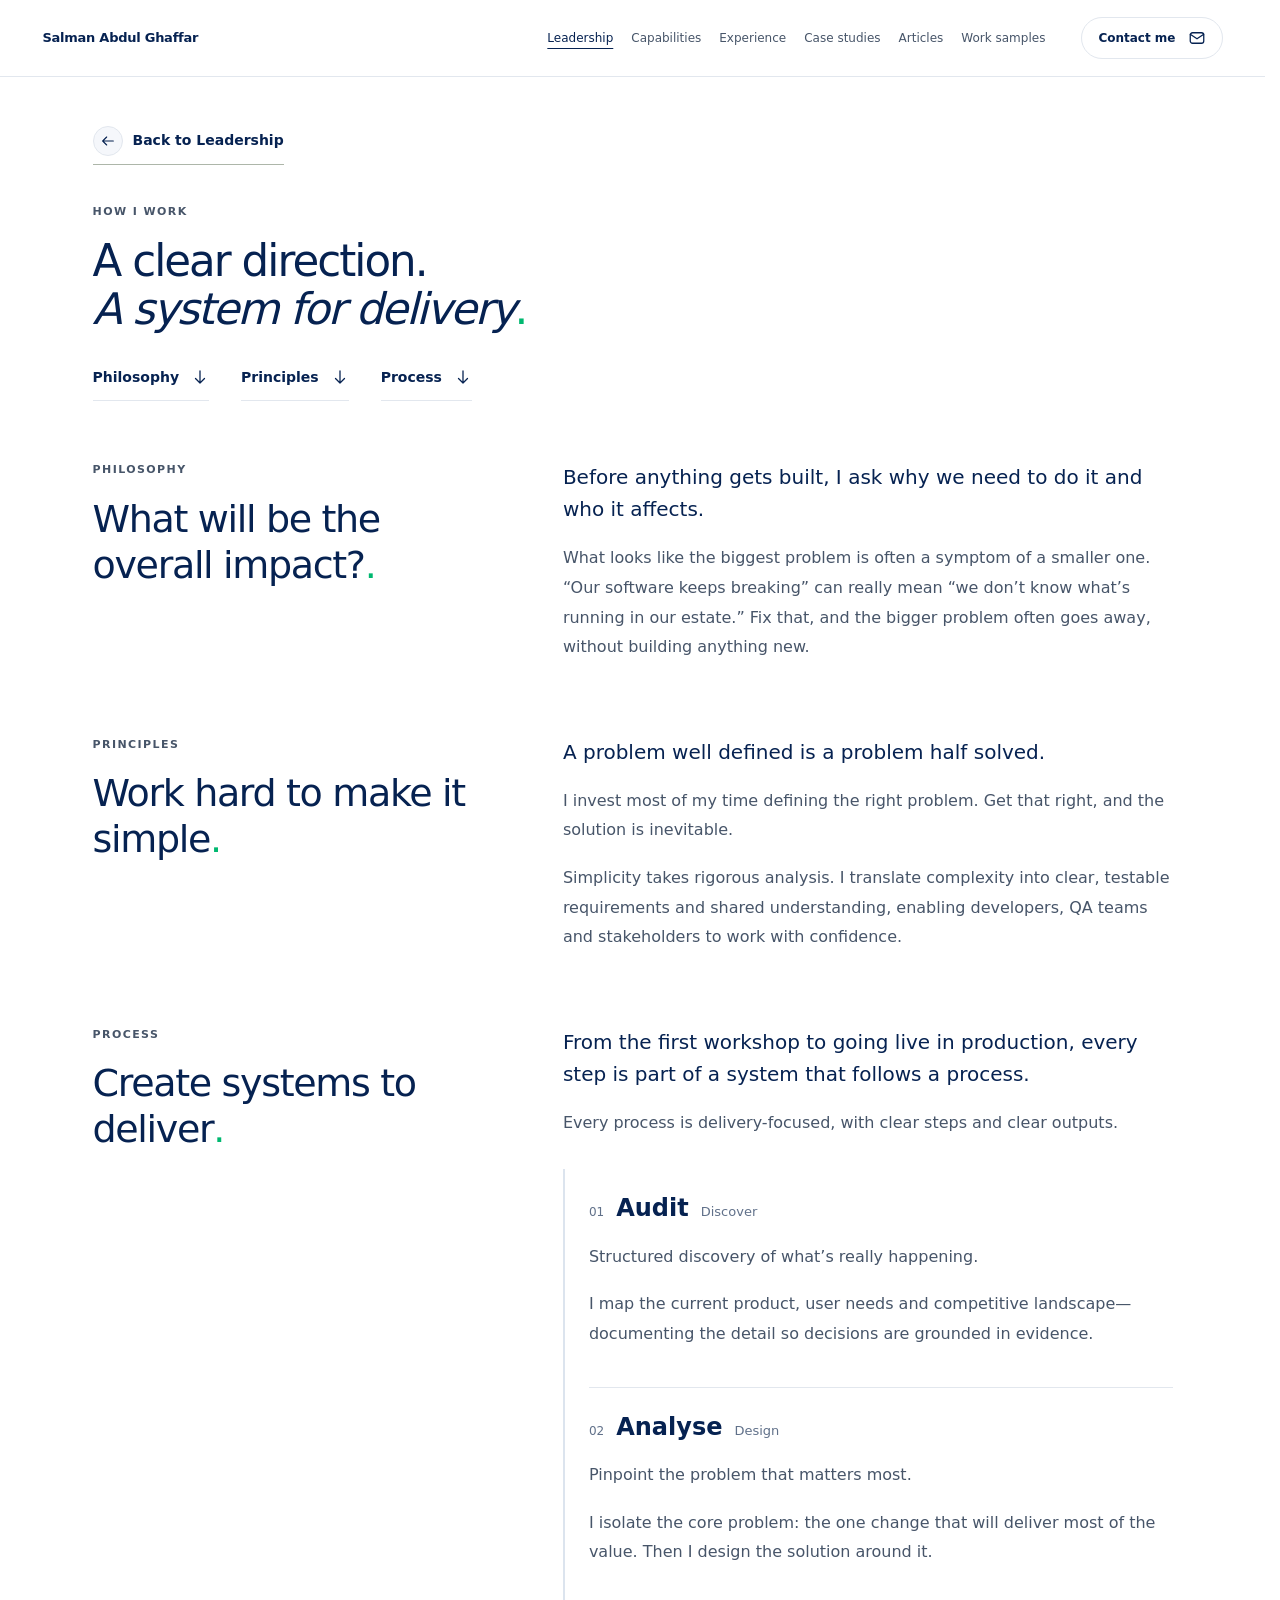
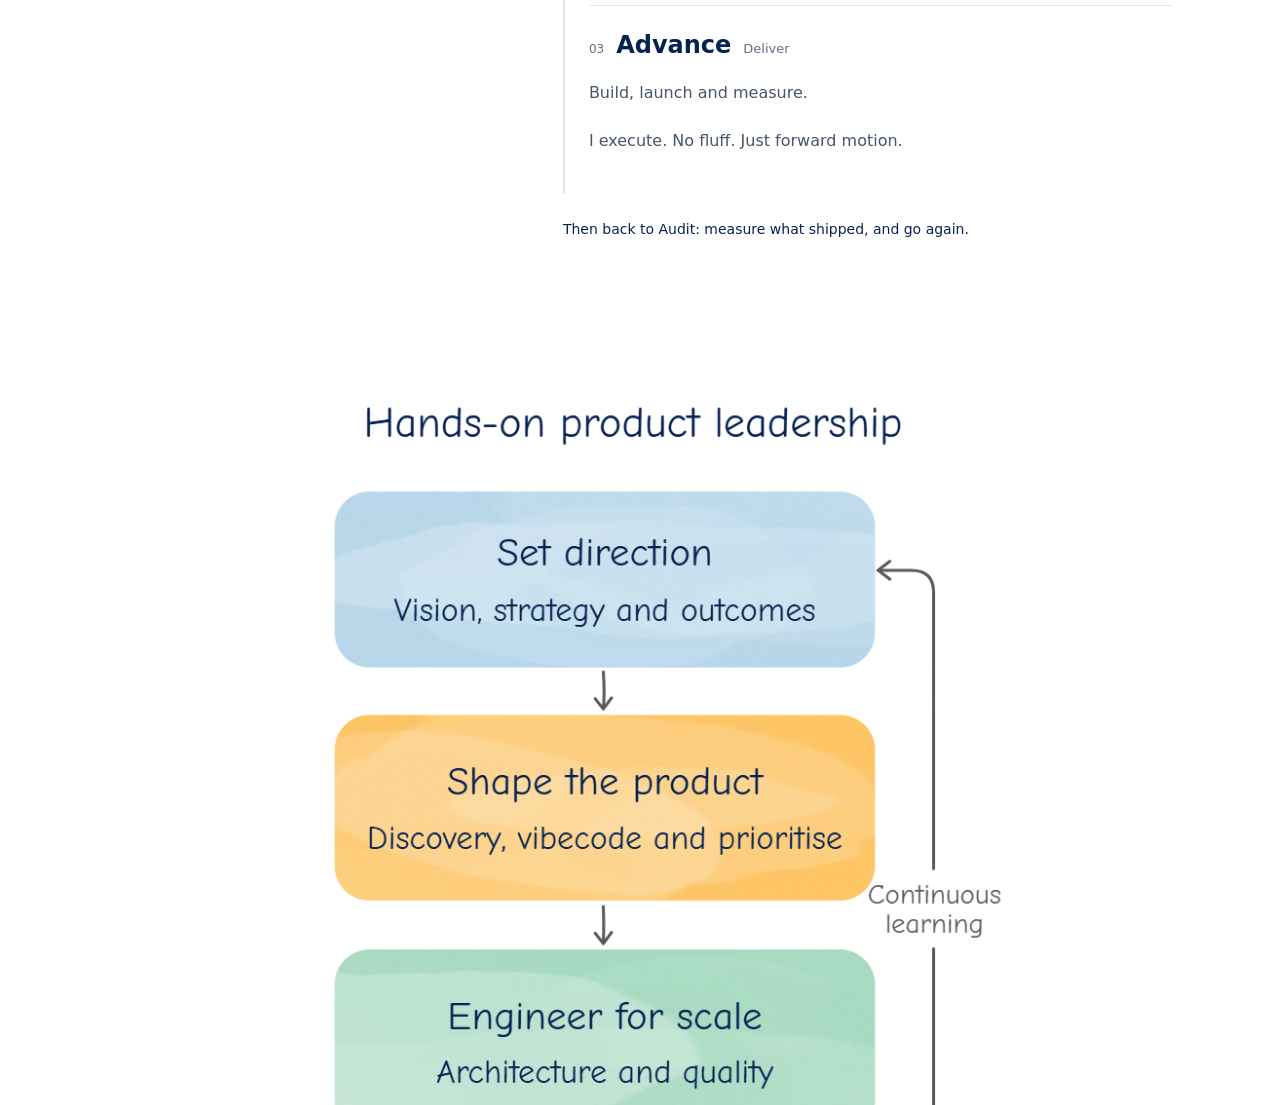
<file: approach.html>
<!doctype html>
<html lang="en"><head>
<meta charset="utf-8"><meta name="viewport" content="width=device-width, initial-scale=1">
<title>My approach — Salman Abdul Ghaffar</title><meta name="description" content="My philosophy, principles and process for defining the right problem, making complexity clear and delivering products that work.">
<link rel="canonical" href="https://salman.prodmap.co.uk/approach.html">
<link rel="icon" href="assets/favicon.svg" type="image/svg+xml">
<meta property="og:type" content="website"><meta property="og:site_name" content="Salman Abdul Ghaffar">
<meta property="og:title" content="My approach — Salman Abdul Ghaffar"><meta property="og:description" content="My philosophy, principles and process for defining the right problem, making complexity clear and delivering products that work."><meta property="og:url" content="https://salman.prodmap.co.uk/approach.html">
<meta property="og:image" content="https://salman.prodmap.co.uk/assets/og-image.png"><meta property="og:image:alt" content="Salman Abdul Ghaffar — Product leadership">
<meta name="twitter:card" content="summary_large_image"><meta name="twitter:title" content="My approach — Salman Abdul Ghaffar"><meta name="twitter:description" content="My philosophy, principles and process for defining the right problem, making complexity clear and delivering products that work."><meta name="twitter:image" content="https://salman.prodmap.co.uk/assets/og-image.png">

<link rel="stylesheet" href="assets/styles.css"><link rel="stylesheet" href="assets/approach.css"><link rel="stylesheet" href="assets/simplify-c30ff3c432fa.css">


</head><body data-page="approach" data-prerendered="true">
<a class="skip-link" href="#main-content">Skip to content</a><aside class="rail" aria-label="Site navigation"><div class="header-inner"><a class="identity" href="index.html#top" aria-label="Salman Abdul Ghaffar, home"><span class="identity-name">Salman Abdul Ghaffar</span></a><nav aria-label="Main navigation"><a href="index.html#approach" aria-current="page">Leadership</a><a href="specs.html" >Capabilities</a><a href="index.html#changelog" >Experience</a><a href="cases.html" >Case studies</a><a href="articles.html" >Articles</a><a href="gallery-preview.html" >Work samples</a></nav><a class="header-contact" href="index.html#contact">Contact me <svg class="action-icon" viewBox="0 0 24 24" fill="none" stroke="currentColor" stroke-width="1.7" stroke-linecap="round" stroke-linejoin="round" aria-hidden="true" focusable="false"><rect x="3" y="5" width="18" height="14" rx="3"/><path d="m3 7 9 6 9-6"/></svg></a><button class="menu-toggle" aria-label="Open navigation" aria-expanded="false" aria-controls="mobile-menu"><span></span><span></span></button></div><nav id="mobile-menu" class="mobile-menu" aria-label="Mobile navigation" hidden><a href="index.html#approach" aria-current="page">Leadership</a><a href="specs.html" >Capabilities</a><a href="index.html#changelog" >Experience</a><a href="cases.html" >Case studies</a><a href="articles.html" >Articles</a><a href="gallery-preview.html" >Work samples</a><a href="index.html#contact">Contact</a></nav></aside>
<main id="main-content" tabindex="-1"><section class="approach-intro approach-redesign"><div class="wrap"><a class="quiet-link back-navigation" href="index.html#approach"><svg class="action-icon" viewBox="0 0 24 24" fill="none" stroke="currentColor" stroke-width="1.7" stroke-linecap="round" stroke-linejoin="round" aria-hidden="true" focusable="false"><path d="M20 12H4m6-6-6 6 6 6"/></svg> Back to Leadership</a><p class="section-label">How I work</p><h1 class="portfolio-heading">A clear direction.<br><em>A system for delivery</em><span class="heading-stop" aria-hidden="true">.</span></h1><nav class="approach-contents" aria-label="My approach sections"><a href="#approach-philosophy">Philosophy <svg class="action-icon" viewBox="0 0 24 24" fill="none" stroke="currentColor" stroke-width="1.7" stroke-linecap="round" stroke-linejoin="round" aria-hidden="true" focusable="false"><path d="M12 4v16m-6-6 6 6 6-6"/></svg></a><a href="#approach-principles">Principles <svg class="action-icon" viewBox="0 0 24 24" fill="none" stroke="currentColor" stroke-width="1.7" stroke-linecap="round" stroke-linejoin="round" aria-hidden="true" focusable="false"><path d="M12 4v16m-6-6 6 6 6-6"/></svg></a><a href="#approach-process">Process <svg class="action-icon" viewBox="0 0 24 24" fill="none" stroke="currentColor" stroke-width="1.7" stroke-linecap="round" stroke-linejoin="round" aria-hidden="true" focusable="false"><path d="M12 4v16m-6-6 6 6 6-6"/></svg></a></nav></div></section><section class="approach-chapter" id="approach-philosophy"><div class="wrap approach-chapter-layout"><header><p class="section-label">Philosophy</p><h2 class="portfolio-heading">What will be the overall impact?<span class="heading-stop" aria-hidden="true">.</span></h2></header><div class="approach-chapter-copy"><p class="approach-chapter-lead">Before anything gets built, I ask why we need to do it and who it affects.</p><p>What looks like the biggest problem is often a symptom of a smaller one. “Our software keeps breaking” can really mean “we don’t know what’s running in our estate.” Fix that, and the bigger problem often goes away, without building anything new.</p></div></div></section><section class="approach-chapter" id="approach-principles"><div class="wrap approach-chapter-layout"><header><p class="section-label">Principles</p><h2 class="portfolio-heading">Work hard to make it simple<span class="heading-stop" aria-hidden="true">.</span></h2></header><div class="approach-chapter-copy"><p class="approach-chapter-lead">A problem well defined is a problem half solved.</p><p>I invest most of my time defining the right problem. Get that right, and the solution is inevitable.</p><p>Simplicity takes rigorous analysis. I translate complexity into clear, testable requirements and shared understanding, enabling developers, QA teams and stakeholders to work with confidence.</p></div></div></section><section class="approach-chapter" id="approach-process"><div class="wrap approach-chapter-layout"><header><p class="section-label">Process</p><h2 class="portfolio-heading">Create systems to deliver<span class="heading-stop" aria-hidden="true">.</span></h2></header><div class="approach-chapter-copy"><p class="approach-chapter-lead">From the first workshop to going live in production, every step is part of a system that follows a process.</p><p>Every process is delivery-focused, with clear steps and clear outputs.</p><div class="approach-delivery-stages"><article><div class="approach-stage-heading"><span>01</span><h3>Audit</h3><small>Discover</small></div><p>Structured discovery of what’s really happening.</p><p>I map the current product, user needs and competitive landscape—documenting the detail so decisions are grounded in evidence.</p></article><article><div class="approach-stage-heading"><span>02</span><h3>Analyse</h3><small>Design</small></div><p>Pinpoint the problem that matters most.</p><p>I isolate the core problem: the one change that will deliver most of the value. Then I design the solution around it.</p></article><article><div class="approach-stage-heading"><span>03</span><h3>Advance</h3><small>Deliver</small></div><p>Build, launch and measure.</p><p>I execute. No fluff. Just forward motion.</p></article></div><p class="approach-feedback">Then back to Audit: measure what shipped, and go again.</p></div><figure class="approach-process-visual"><button type="button" class="diagram-zoom-trigger" aria-haspopup="dialog" aria-controls="leadership-diagram-dialog" aria-label="Enlarge the product leadership diagram"><picture><source media="(max-width:640px)" srcset="assets/approach-process-mobile-approved-390-v005.webp" width="780" height="1170"><img src="assets/approach-process-desktop-comic-neue-regular-v003.webp" width="2200" height="1080" alt="Hands-on product leadership: set direction, shape the product, engineer for scale, deliver and evolve, with continuous learning. Responsible AI underpins every stage; human-led."></picture></button><figcaption class="diagram-zoom-hint"><svg viewBox="0 0 24 24" width="16" height="16" fill="none" stroke="currentColor" stroke-width="1.6" aria-hidden="true"><path d="M8 3H3v5m13-5h5v5M3 16v5h5m13-5v5h-5M3 3l6 6m12-6-6 6M3 21l6-6m12 6-6-6"/></svg> Click to enlarge</figcaption></figure><dialog id="leadership-diagram-dialog" class="diagram-dialog" aria-labelledby="leadership-diagram-title"><div class="diagram-dialog-heading"><h2 id="leadership-diagram-title" class="portfolio-heading">Hands-on product leadership<span class="heading-stop" aria-hidden="true">.</span></h2><button type="button" class="diagram-dialog-close" aria-label="Close enlarged diagram" autofocus>×</button></div><picture><source media="(max-width:640px)" srcset="assets/approach-process-mobile-approved-390-v005.webp" width="780" height="1170"><img src="assets/approach-process-desktop-comic-neue-regular-v003.webp" width="2200" height="1080" alt="Hands-on product leadership: set direction, shape the product, engineer for scale, deliver and evolve, with continuous learning. Responsible AI underpins every stage; human-led."></picture><a class="diagram-download-link" href="assets/approach-process-desktop-comic-neue-regular-v003.webp" target="_blank" rel="noopener">Open original image</a></dialog></div></section><section class="approach-evidence"><div class="wrap"><div><p class="section-label">In practice</p><h2 class="portfolio-heading">See the decisions.<br>And what changed<span class="heading-stop" aria-hidden="true">.</span></h2></div><a class="btn btn-primary" href="cases.html">Explore the case studies</a></div></section><footer><span>© 2026 Salman Abdul Ghaffar</span><a href="https://www.linkedin.com/in/pmsalman/" target="_blank" rel="noopener">LinkedIn <svg class="action-icon" viewBox="0 0 24 24" fill="none" stroke="currentColor" stroke-width="1.7" stroke-linecap="round" stroke-linejoin="round" aria-hidden="true" focusable="false"><rect x="3" y="3" width="18" height="18" rx="3"/><path d="M7 10v7m0-10v.01M11 17v-7m0 3c0-4 6-4 6 0v4"/></svg></a></footer></main><noscript><style>.reveal{opacity:1!important;transform:none!important}.career-group[hidden]{display:block!important}.career-journey-interactive button,.menu-toggle,.cs2-toggle{display:none!important}.mobile-menu[hidden]{display:block!important}</style></noscript>
<script src="content/site.js"></script><script src="assets/site-4909d84cf97a.js"></script>
</body></html>
</file>
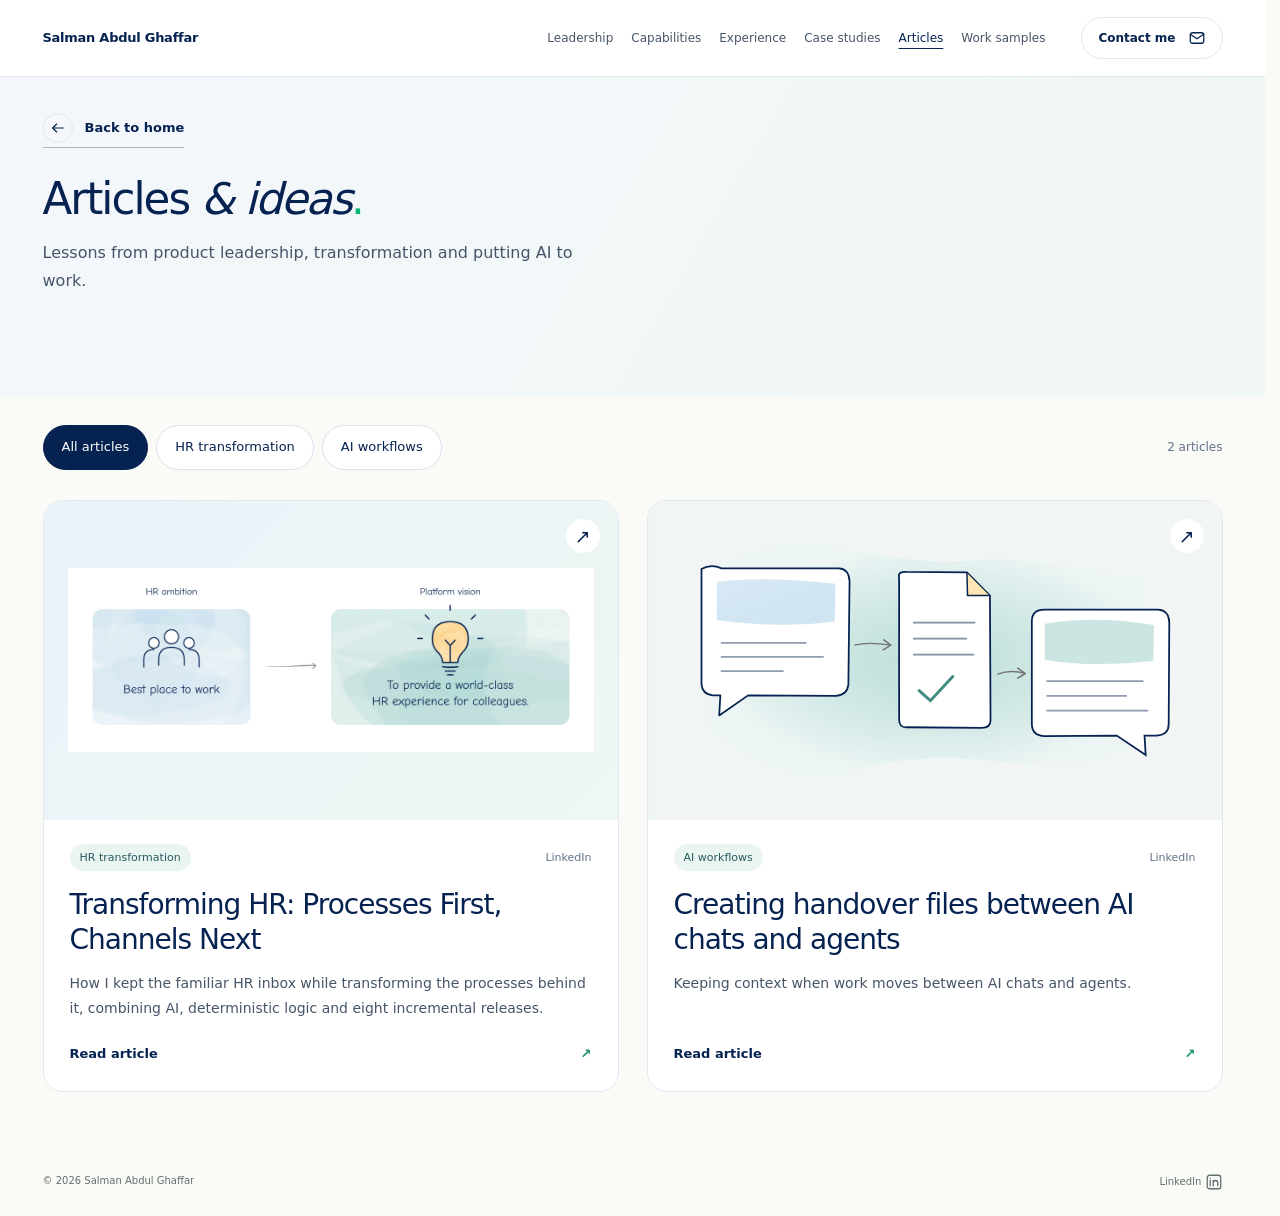
<file: articles.html>
<!doctype html>
<html lang="en"><head>
<meta charset="utf-8"><meta name="viewport" content="width=device-width, initial-scale=1">
<title>Articles — Salman Abdul Ghaffar</title><meta name="description" content="Articles on product leadership, transformation and applying AI, with lessons from practical delivery.">
<link rel="canonical" href="https://salman.prodmap.co.uk/articles.html">
<link rel="icon" href="assets/favicon.svg" type="image/svg+xml">
<meta property="og:type" content="website"><meta property="og:site_name" content="Salman Abdul Ghaffar">
<meta property="og:title" content="Articles — Salman Abdul Ghaffar"><meta property="og:description" content="Articles on product leadership, transformation and applying AI, with lessons from practical delivery."><meta property="og:url" content="https://salman.prodmap.co.uk/articles.html">
<meta property="og:image" content="https://salman.prodmap.co.uk/assets/og-image.png"><meta property="og:image:alt" content="Salman Abdul Ghaffar — Product leadership">
<meta name="twitter:card" content="summary_large_image"><meta name="twitter:title" content="Articles — Salman Abdul Ghaffar"><meta name="twitter:description" content="Articles on product leadership, transformation and applying AI, with lessons from practical delivery."><meta name="twitter:image" content="https://salman.prodmap.co.uk/assets/og-image.png">

<link rel="stylesheet" href="assets/styles.css"><link rel="stylesheet" href="assets/approach.css"><link rel="stylesheet" href="assets/simplify-c30ff3c432fa.css">

<link rel="stylesheet" href="assets/card-motion-preview.css?v=2">
</head><body data-page="articles" data-prerendered="true">
<a class="skip-link" href="#main-content">Skip to content</a><aside class="rail" aria-label="Site navigation"><div class="header-inner"><a class="identity" href="index.html#top" aria-label="Salman Abdul Ghaffar, home"><span class="identity-name">Salman Abdul Ghaffar</span></a><nav aria-label="Main navigation"><a href="index.html#approach" >Leadership</a><a href="specs.html" >Capabilities</a><a href="index.html#changelog" >Experience</a><a href="cases.html" >Case studies</a><a href="articles.html" aria-current="page">Articles</a><a href="gallery-preview.html" >Work samples</a></nav><a class="header-contact" href="index.html#contact">Contact me <svg class="action-icon" viewBox="0 0 24 24" fill="none" stroke="currentColor" stroke-width="1.7" stroke-linecap="round" stroke-linejoin="round" aria-hidden="true" focusable="false"><rect x="3" y="5" width="18" height="14" rx="3"/><path d="m3 7 9 6 9-6"/></svg></a><button class="menu-toggle" aria-label="Open navigation" aria-expanded="false" aria-controls="mobile-menu"><span></span><span></span></button></div><nav id="mobile-menu" class="mobile-menu" aria-label="Mobile navigation" hidden><a href="index.html#approach" >Leadership</a><a href="specs.html" >Capabilities</a><a href="index.html#changelog" >Experience</a><a href="cases.html" >Case studies</a><a href="articles.html" aria-current="page">Articles</a><a href="gallery-preview.html" >Work samples</a><a href="index.html#contact">Contact</a></nav></aside>
<main id="main-content" tabindex="-1"><section class="articles-page-intro"><div class="wrap"><a class="quiet-link back-navigation" href="index.html"><svg class="action-icon" viewBox="0 0 24 24" fill="none" stroke="currentColor" stroke-width="1.7" stroke-linecap="round" stroke-linejoin="round" aria-hidden="true" focusable="false"><path d="M20 12H4m6-6-6 6 6 6"/></svg> Back to home</a><h1 class="portfolio-heading">Articles <em>&amp; ideas</em><span class="heading-stop" aria-hidden="true">.</span></h1><p>Lessons from product leadership, transformation and putting AI to work.</p></div></section><section class="portfolio-articles articles-page-list" aria-label="Published articles"><div class="wrap"><div class="article-toolbar"><div class="article-filters" role="group" aria-label="Filter articles by topic"><button type="button" class="article-filter" data-article-filter="all" aria-pressed="true">All articles</button><button type="button" class="article-filter" data-article-filter="HR transformation" aria-pressed="false">HR transformation</button><button type="button" class="article-filter" data-article-filter="AI workflows" aria-pressed="false">AI workflows</button></div><p id="article-result-count" role="status" aria-live="polite">2 articles</p></div><div class="article-list article-card-grid"><article class="article-entry" id="hr-processes-first" data-article-category="HR transformation"><a class="portfolio-article" href="https://www.linkedin.com/pulse/transforming-hr-processes-first-channels-next-salman-abdul-ghaffar-ad3re/" target="_blank" rel="noopener noreferrer"><div class="article-cover article-cover-hr"><img src="assets/coc-local/coc-article-01.webp" alt="HR ambition connects to the vision of a world-class colleague experience" loading="lazy" decoding="async"><span class="article-cover-mark" aria-hidden="true">↗</span></div><div class="article-card-copy"><div class="article-meta"><span class="article-category">HR transformation</span><span class="article-source">LinkedIn</span></div><h2>Transforming HR: Processes First, Channels Next</h2><p>How I kept the familiar HR inbox while transforming the processes behind it, combining AI, deterministic logic and eight incremental releases.</p><span class="article-read">Read article <span aria-hidden="true">↗</span></span></div></a></article><article class="article-entry" id="ai-handover" data-article-category="AI workflows"><a class="portfolio-article" href="https://www.linkedin.com/pulse/creating-handover-files-between-ai-chats-agents-salman-abdul-ghaffar-tbvde/" target="_blank" rel="noopener noreferrer"><div class="article-cover article-cover-ai"><img src="assets/articles/ai-handover-cover.svg" alt="A handover document carries context between two AI conversations" loading="lazy" decoding="async"><span class="article-cover-mark" aria-hidden="true">↗</span></div><div class="article-card-copy"><div class="article-meta"><span class="article-category">AI workflows</span><span class="article-source">LinkedIn</span></div><h2>Creating handover files between AI chats and agents</h2><p>Keeping context when work moves between AI chats and agents.</p><span class="article-read">Read article <span aria-hidden="true">↗</span></span></div></a></article></div></div></section><footer><span>© 2026 Salman Abdul Ghaffar</span><a href="https://www.linkedin.com/in/pmsalman/" target="_blank" rel="noopener">LinkedIn <svg class="action-icon" viewBox="0 0 24 24" fill="none" stroke="currentColor" stroke-width="1.7" stroke-linecap="round" stroke-linejoin="round" aria-hidden="true" focusable="false"><rect x="3" y="3" width="18" height="18" rx="3"/><path d="M7 10v7m0-10v.01M11 17v-7m0 3c0-4 6-4 6 0v4"/></svg></a></footer></main><noscript><style>.reveal{opacity:1!important;transform:none!important}.career-group[hidden]{display:block!important}.career-journey-interactive button,.menu-toggle,.cs2-toggle{display:none!important}.mobile-menu[hidden]{display:block!important}</style></noscript>
<script defer src="assets/articles/filter.js"></script><script src="content/site.js"></script><script src="assets/site-4909d84cf97a.js"></script><script src="assets/card-motion-preview.js?v=2"></script>
</body></html>
</file>
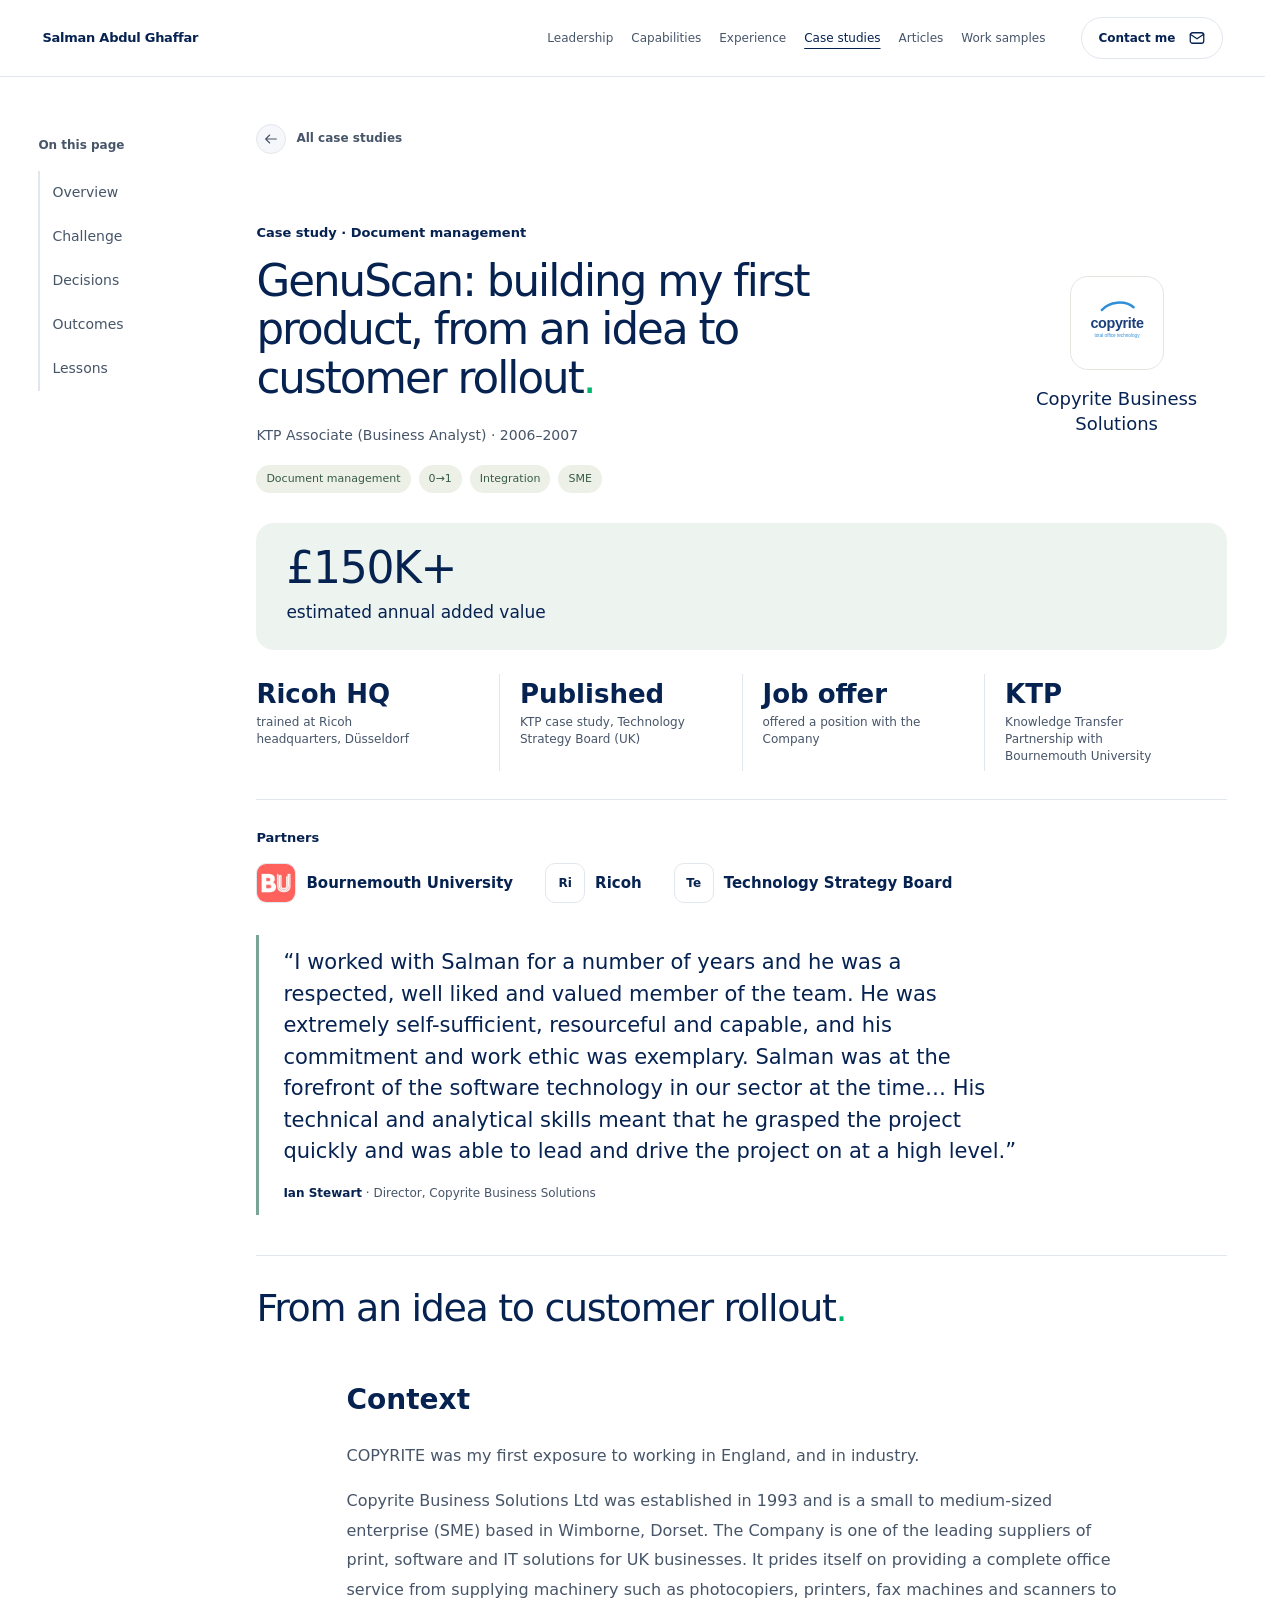
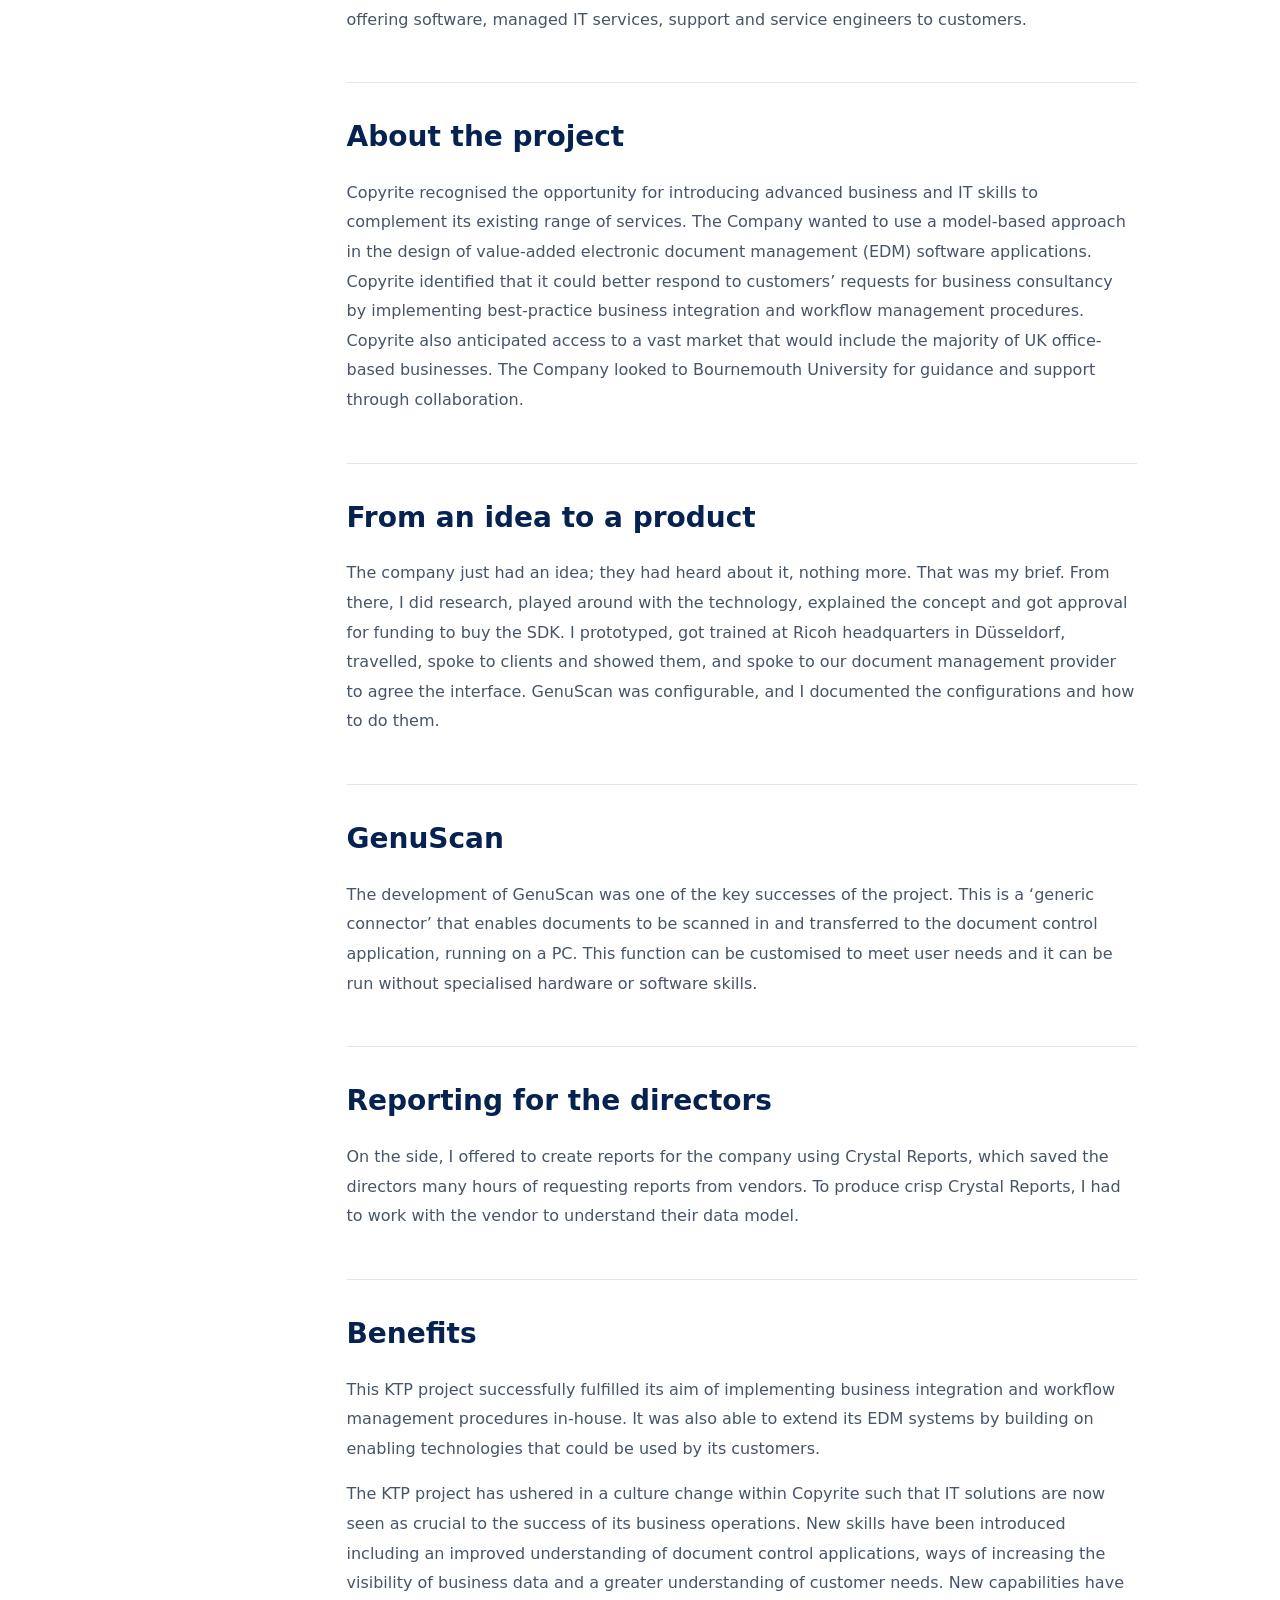
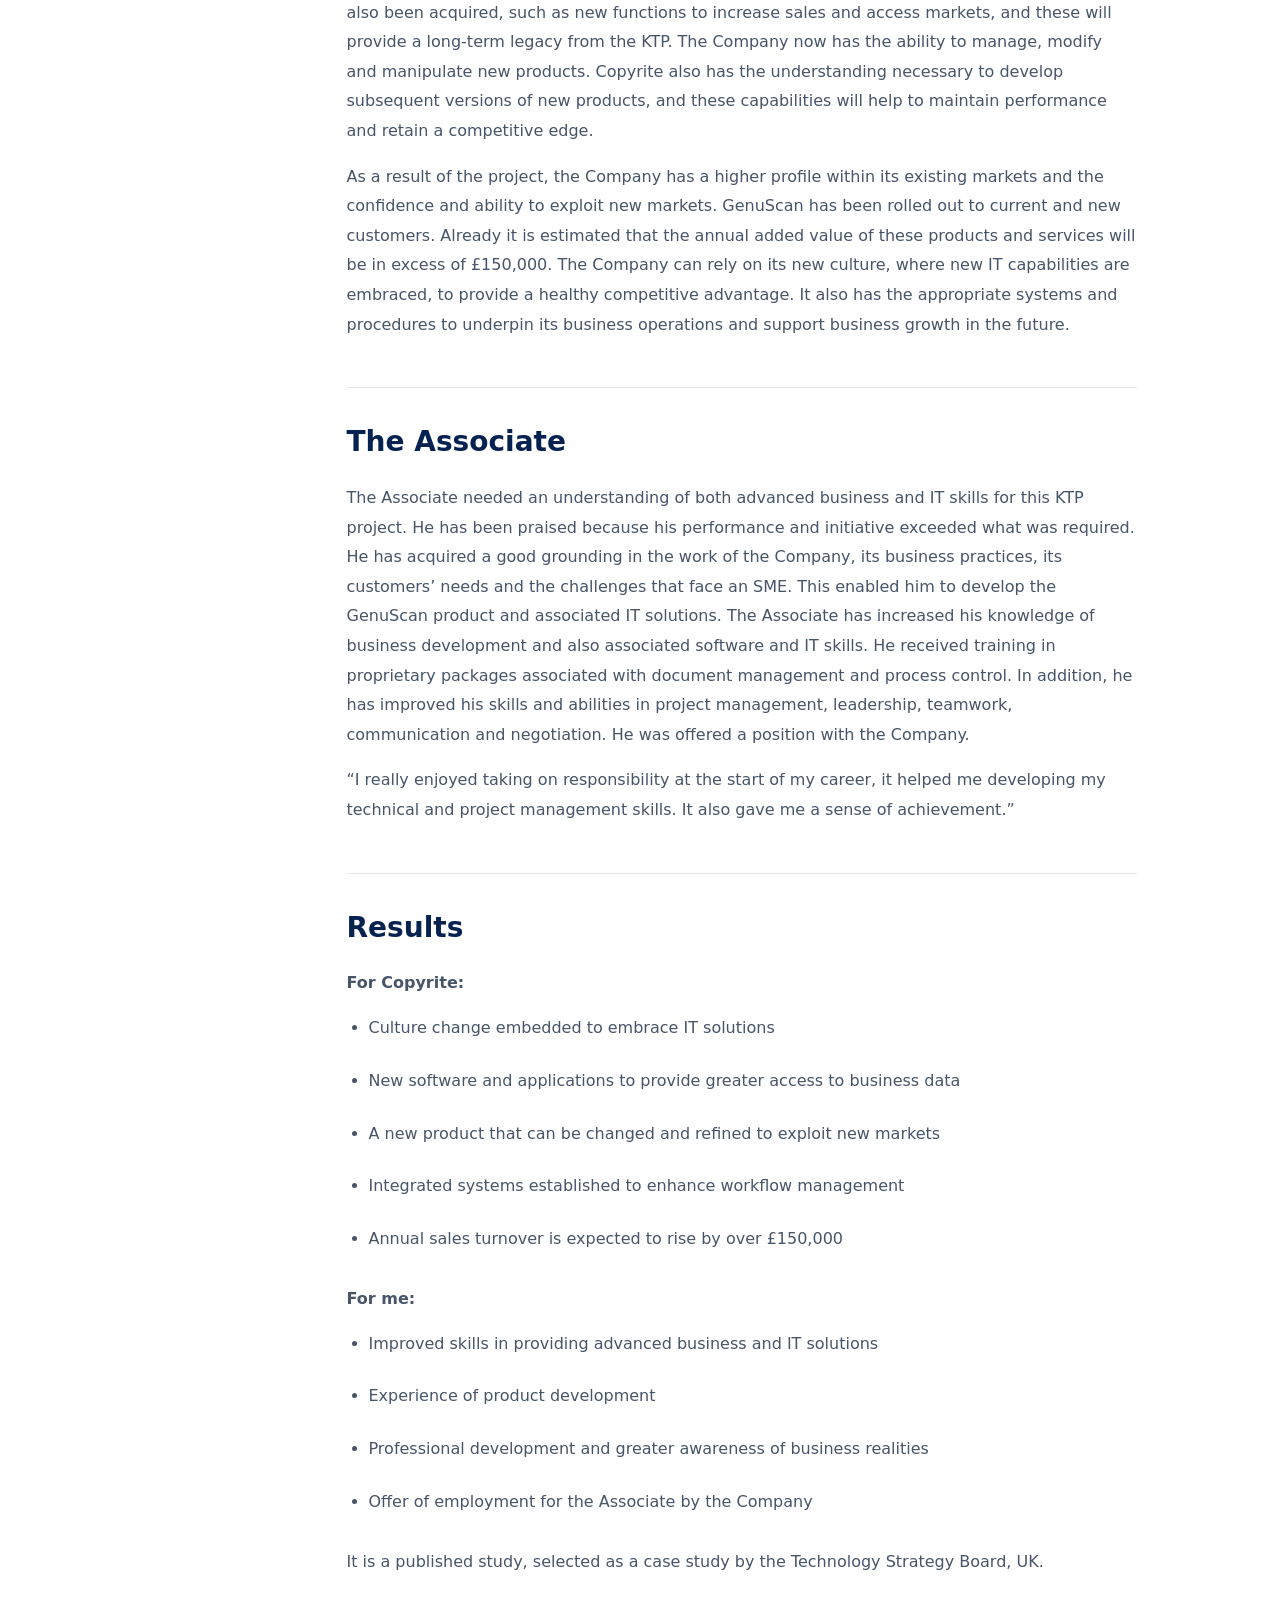
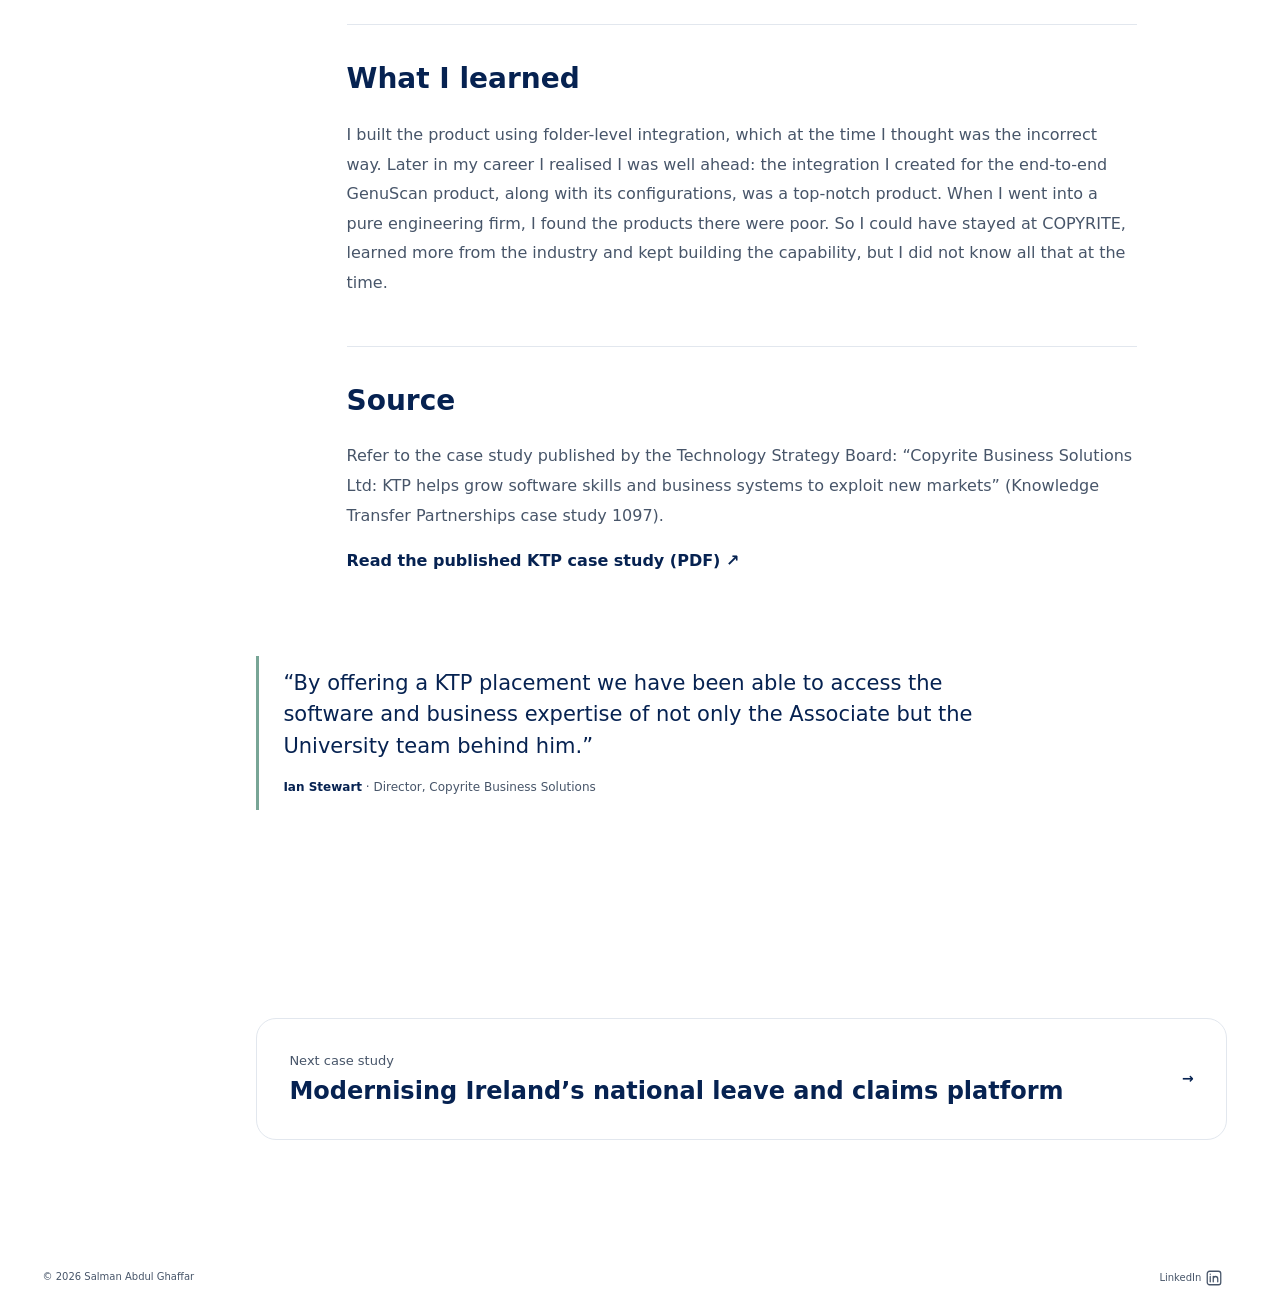
<file: case-copyrite-genuscan.html>
<!doctype html>
<html lang="en"><head>
<meta charset="utf-8"><meta name="viewport" content="width=device-width, initial-scale=1">
<title>GenuScan: building my first product, from an idea to customer rollout — Salman Abdul Ghaffar</title><meta name="description" content="Taking GenuScan from an idea to customer rollout: the decisions and delivery behind my first document management product.">
<link rel="canonical" href="https://salman.prodmap.co.uk/case-copyrite-genuscan.html">
<link rel="icon" href="assets/favicon.svg" type="image/svg+xml">
<meta property="og:type" content="article"><meta property="og:site_name" content="Salman Abdul Ghaffar">
<meta property="og:title" content="GenuScan: building my first product, from an idea to customer rollout — Salman Abdul Ghaffar"><meta property="og:description" content="Taking GenuScan from an idea to customer rollout: the decisions and delivery behind my first document management product."><meta property="og:url" content="https://salman.prodmap.co.uk/case-copyrite-genuscan.html">
<meta property="og:image" content="https://salman.prodmap.co.uk/assets/og-image.png"><meta property="og:image:alt" content="Salman Abdul Ghaffar — Product leadership">
<meta name="twitter:card" content="summary_large_image"><meta name="twitter:title" content="GenuScan: building my first product, from an idea to customer rollout — Salman Abdul Ghaffar"><meta name="twitter:description" content="Taking GenuScan from an idea to customer rollout: the decisions and delivery behind my first document management product."><meta name="twitter:image" content="https://salman.prodmap.co.uk/assets/og-image.png">
<script type="application/ld+json">{"@context":"https://schema.org","@type":"CreativeWork","name":"GenuScan: building my first product, from an idea to customer rollout","url":"https://salman.prodmap.co.uk/case-copyrite-genuscan.html","description":"Taking GenuScan from an idea to customer rollout: the decisions and delivery behind my first document management product.","author":{"@type":"Person","name":"Salman Abdul Ghaffar","@id":"https://salman.prodmap.co.uk/#salman"}}</script>
<link rel="stylesheet" href="assets/styles.css"><link rel="stylesheet" href="assets/approach.css"><link rel="stylesheet" href="assets/simplify-c30ff3c432fa.css">
<link rel="stylesheet" href="assets/animator-handoff-3da0fcca8a47.css">

</head><body data-page="case" data-case-id="copyrite-genuscan" data-prerendered="true">
<a class="skip-link" href="#main-content">Skip to content</a><aside class="rail" aria-label="Site navigation"><div class="header-inner"><a class="identity" href="index.html#top" aria-label="Salman Abdul Ghaffar, home"><span class="identity-name">Salman Abdul Ghaffar</span></a><nav aria-label="Main navigation"><a href="index.html#approach" >Leadership</a><a href="specs.html" >Capabilities</a><a href="index.html#changelog" >Experience</a><a href="cases.html" aria-current="page">Case studies</a><a href="articles.html" >Articles</a><a href="gallery-preview.html" >Work samples</a></nav><a class="header-contact" href="index.html#contact">Contact me <svg class="action-icon" viewBox="0 0 24 24" fill="none" stroke="currentColor" stroke-width="1.7" stroke-linecap="round" stroke-linejoin="round" aria-hidden="true" focusable="false"><rect x="3" y="5" width="18" height="14" rx="3"/><path d="m3 7 9 6 9-6"/></svg></a><button class="menu-toggle" aria-label="Open navigation" aria-expanded="false" aria-controls="mobile-menu"><span></span><span></span></button></div><nav id="mobile-menu" class="mobile-menu" aria-label="Mobile navigation" hidden><a href="index.html#approach" >Leadership</a><a href="specs.html" >Capabilities</a><a href="index.html#changelog" >Experience</a><a href="cases.html" aria-current="page">Case studies</a><a href="articles.html" >Articles</a><a href="gallery-preview.html" >Work samples</a><a href="index.html#contact">Contact</a></nav></aside>
<main id="main-content" tabindex="-1">
    <div class="case-reading-layout"><aside class="case-contents" aria-label="Case study contents"><nav class="case-contents-desktop" aria-label="On this page"><p>On this page</p><a class="case-contents-link" href="#case-overview">Overview</a><a class="case-contents-link" href="#case-section-2">Challenge</a><a class="case-contents-link" href="#case-section-3">Decisions</a><a class="case-contents-link" href="#case-section-8">Outcomes</a><a class="case-contents-link" href="#case-section-9">Lessons</a></nav><details class="case-contents-mobile"><summary>On this page</summary><nav aria-label="On this page"><a class="case-contents-link" href="#case-overview">Overview</a><a class="case-contents-link" href="#case-section-2">Challenge</a><a class="case-contents-link" href="#case-section-3">Decisions</a><a class="case-contents-link" href="#case-section-8">Outcomes</a><a class="case-contents-link" href="#case-section-9">Lessons</a></nav></details></aside><div class="case-reading-content">
    <section class="cs2-head genuscan-case editorial-case animator-case-overview" id="case-overview" tabindex="-1">
      <div class="wrap">
        <a class="back" href="cases.html"><svg class="action-icon" viewBox="0 0 24 24" fill="none" stroke="currentColor" stroke-width="1.7" stroke-linecap="round" stroke-linejoin="round" aria-hidden="true" focusable="false"><path d="M20 12H4m6-6-6 6 6 6"/></svg> All case studies</a>
        <div class="case-heading-layout"><div class="case-heading-copy">
      <span class="cs2-label">Case study · Document management</span>
      <h1 class="portfolio-heading">GenuScan: building my first product, from an idea to customer rollout<span class="heading-stop" aria-hidden="true">.</span></h1>
      <p class="case-role-date">KTP Associate (Business Analyst) · 2006–2007</p>
      <div class="tags"><span>Document management</span><span>0→1</span><span>Integration</span><span>SME</span></div>
    </div><div class="case-company-identity">
      <img src="assets/logos/copyrite_logo.svg" alt="">
      <b>Copyrite Business Solutions</b>
    </div></div>
        
        <div class="cs2-hero"><div><b>£150K+</b><p>estimated annual added value</p></div></div>
        <div class="cs2-facts"><div><b>Ricoh HQ</b><span>trained at Ricoh headquarters, Düsseldorf</span></div><div><b>Published</b><span>KTP case study, Technology Strategy Board (UK)</span></div><div><b>Job offer</b><span>offered a position with the Company</span></div><div><b>KTP</b><span>Knowledge Transfer Partnership with Bournemouth University</span></div></div>
        
        <div class="cs2-partners">
          <span class="cs2-label">Partners</span>
          <div class="cs2-plist"><div class="pp"><img src="assets/logos/bournemouth_university_logo.jpg" alt=""><b>Bournemouth University</b></div><div class="pp"><i>Ri</i><b>Ricoh</b></div><div class="pp"><i>Te</i><b>Technology Strategy Board</b></div></div>
        </div>
        
        
        <figure class="cs2-quote">
          <blockquote>“I worked with Salman for a number of years and he was a respected, well liked and valued member of the team. He was extremely self-sufficient, resourceful and capable, and his commitment and work ethic was exemplary. Salman was at the forefront of the software technology in our sector at the time… His technical and analytical skills meant that he grasped the project quickly and was able to lead and drive the project on at a high level.”</blockquote>
          <figcaption><b>Ian Stewart</b> · Director, Copyrite Business Solutions</figcaption>
        </figure>
      </div>
    </section>
    <section class="cs2-story-sec genuscan-case editorial-case">
      <div class="wrap">
        <div class="cs2-story-head">
          <h2 class="portfolio-heading">From an idea to customer rollout<span class="heading-stop" aria-hidden="true">.</span></h2>
          
        </div>
        <div class="cs2-story is-open" id="cs2-story"><div>
          <div class="cs2-steps">
            
              <article class="cs2-step" id="case-section-1" tabindex="-1">
                <span class="cs2-ic"><svg class="sp-ico" viewBox="0 0 24 24" fill="none" stroke="currentColor" stroke-width="1.7" stroke-linecap="round" stroke-linejoin="round" aria-hidden="true"><path d="M5 21V4h11l-2 4 2 4H5"/></svg></span>
                <h3>Context</h3>
                <p>COPYRITE was my first exposure to working in England, and in industry.</p><p>Copyrite Business Solutions Ltd was established in 1993 and is a small to medium-sized enterprise (SME) based in Wimborne, Dorset. The Company is one of the leading suppliers of print, software and IT solutions for UK businesses. It prides itself on providing a complete office service from supplying machinery such as photocopiers, printers, fax machines and scanners to offering software, managed IT services, support and service engineers to customers.</p>
              </article>
              <article class="cs2-step" id="case-section-2" tabindex="-1">
                <span class="cs2-ic"><svg class="sp-ico" viewBox="0 0 24 24" fill="none" stroke="currentColor" stroke-width="1.7" stroke-linecap="round" stroke-linejoin="round" aria-hidden="true"><circle cx="12" cy="12" r="9"/><path d="m15.5 8.5-2 5-5 2 2-5z"/></svg></span>
                <h3>About the project</h3>
                <p>Copyrite recognised the opportunity for introducing advanced business and IT skills to complement its existing range of services. The Company wanted to use a model-based approach in the design of value-added electronic document management (EDM) software applications. Copyrite identified that it could better respond to customers’ requests for business consultancy by implementing best-practice business integration and workflow management procedures. Copyrite also anticipated access to a vast market that would include the majority of UK office-based businesses. The Company looked to Bournemouth University for guidance and support through collaboration.</p>
              </article>
              <article class="cs2-step" id="case-section-3" tabindex="-1">
                <span class="cs2-ic"><svg class="sp-ico" viewBox="0 0 24 24" fill="none" stroke="currentColor" stroke-width="1.7" stroke-linecap="round" stroke-linejoin="round" aria-hidden="true"><path d="M13 3 5 13h6l-1 8 8-10h-6l1-8Z"/></svg></span>
                <h3>From an idea to a product</h3>
                <p>The company just had an idea; they had heard about it, nothing more. That was my brief. From there, I did research, played around with the technology, explained the concept and got approval for funding to buy the SDK. I prototyped, got trained at Ricoh headquarters in Düsseldorf, travelled, spoke to clients and showed them, and spoke to our document management provider to agree the interface. GenuScan was configurable, and I documented the configurations and how to do them.</p>
              </article>
              <article class="cs2-step" id="case-section-4" tabindex="-1">
                <span class="cs2-ic"><svg class="sp-ico" viewBox="0 0 24 24" fill="none" stroke="currentColor" stroke-width="1.7" stroke-linecap="round" stroke-linejoin="round" aria-hidden="true"><path d="M12 3 3 8l9 5 9-5-9-5Z"/><path d="m3 13 9 5 9-5"/></svg></span>
                <h3>GenuScan</h3>
                <p>The development of GenuScan was one of the key successes of the project. This is a ‘generic connector’ that enables documents to be scanned in and transferred to the document control application, running on a PC. This function can be customised to meet user needs and it can be run without specialised hardware or software skills.</p>
              </article>
              <article class="cs2-step" id="case-section-5" tabindex="-1">
                <span class="cs2-ic"><svg class="sp-ico" viewBox="0 0 24 24" fill="none" stroke="currentColor" stroke-width="1.7" stroke-linecap="round" stroke-linejoin="round" aria-hidden="true"><path d="M4 20V10M10 20V4M16 20v-7M22 20H2"/></svg></span>
                <h3>Reporting for the directors</h3>
                <p>On the side, I offered to create reports for the company using Crystal Reports, which saved the directors many hours of requesting reports from vendors. To produce crisp Crystal Reports, I had to work with the vendor to understand their data model.</p>
              </article>
              <article class="cs2-step" id="case-section-6" tabindex="-1">
                <span class="cs2-ic"><svg class="sp-ico" viewBox="0 0 24 24" fill="none" stroke="currentColor" stroke-width="1.7" stroke-linecap="round" stroke-linejoin="round" aria-hidden="true"><path d="m12 3 2.7 5.6 6.1.9-4.4 4.3 1 6.1L12 17l-5.4 2.9 1-6.1-4.4-4.3 6.1-.9z"/></svg></span>
                <h3>Benefits</h3>
                <p>This KTP project successfully fulfilled its aim of implementing business integration and workflow management procedures in-house. It was also able to extend its EDM systems by building on enabling technologies that could be used by its customers.</p><p>The KTP project has ushered in a culture change within Copyrite such that IT solutions are now seen as crucial to the success of its business operations. New skills have been introduced including an improved understanding of document control applications, ways of increasing the visibility of business data and a greater understanding of customer needs. New capabilities have also been acquired, such as new functions to increase sales and access markets, and these will provide a long-term legacy from the KTP. The Company now has the ability to manage, modify and manipulate new products. Copyrite also has the understanding necessary to develop subsequent versions of new products, and these capabilities will help to maintain performance and retain a competitive edge.</p><p>As a result of the project, the Company has a higher profile within its existing markets and the confidence and ability to exploit new markets. GenuScan has been rolled out to current and new customers. Already it is estimated that the annual added value of these products and services will be in excess of £150,000. The Company can rely on its new culture, where new IT capabilities are embraced, to provide a healthy competitive advantage. It also has the appropriate systems and procedures to underpin its business operations and support business growth in the future.</p>
              </article>
              <article class="cs2-step" id="case-section-7" tabindex="-1">
                <span class="cs2-ic"><svg class="sp-ico" viewBox="0 0 24 24" fill="none" stroke="currentColor" stroke-width="1.7" stroke-linecap="round" stroke-linejoin="round" aria-hidden="true"><circle cx="9" cy="8" r="3"/><path d="M3 20c0-3.3 2.7-6 6-6s6 2.7 6 6"/><circle cx="17" cy="9" r="2.5"/><path d="M15.5 14.2A5 5 0 0 1 21 19"/></svg></span>
                <h3>The Associate</h3>
                <p>The Associate needed an understanding of both advanced business and IT skills for this KTP project. He has been praised because his performance and initiative exceeded what was required. He has acquired a good grounding in the work of the Company, its business practices, its customers’ needs and the challenges that face an SME. This enabled him to develop the GenuScan product and associated IT solutions. The Associate has increased his knowledge of business development and also associated software and IT skills. He received training in proprietary packages associated with document management and process control. In addition, he has improved his skills and abilities in project management, leadership, teamwork, communication and negotiation. He was offered a position with the Company.</p><p>“I really enjoyed taking on responsibility at the start of my career, it helped me developing my technical and project management skills. It also gave me a sense of achievement.”</p>
              </article>
              <article class="cs2-step" id="case-section-8" tabindex="-1">
                <span class="cs2-ic"><svg class="sp-ico" viewBox="0 0 24 24" fill="none" stroke="currentColor" stroke-width="1.7" stroke-linecap="round" stroke-linejoin="round" aria-hidden="true"><path d="M4 20V10M10 20V4M16 20v-7M22 20H2"/></svg></span>
                <h3>Results</h3>
                <p><b>For Copyrite:</b></p><ul class="cs-list"><li>Culture change embedded to embrace IT solutions</li><li>New software and applications to provide greater access to business data</li><li>A new product that can be changed and refined to exploit new markets</li><li>Integrated systems established to enhance workflow management</li><li>Annual sales turnover is expected to rise by over £150,000</li></ul><p><b>For me:</b></p><ul class="cs-list"><li>Improved skills in providing advanced business and IT solutions</li><li>Experience of product development</li><li>Professional development and greater awareness of business realities</li><li>Offer of employment for the Associate by the Company</li></ul><p>It is a published study, selected as a case study by the Technology Strategy Board, UK.</p>
              </article>
              <article class="cs2-step" id="case-section-9" tabindex="-1">
                <span class="cs2-ic"><svg class="sp-ico" viewBox="0 0 24 24" fill="none" stroke="currentColor" stroke-width="1.7" stroke-linecap="round" stroke-linejoin="round" aria-hidden="true"><path d="m12 3 2.7 5.6 6.1.9-4.4 4.3 1 6.1L12 17l-5.4 2.9 1-6.1-4.4-4.3 6.1-.9z"/></svg></span>
                <h3>What I learned</h3>
                <p>I built the product using folder-level integration, which at the time I thought was the incorrect way. Later in my career I realised I was well ahead: the integration I created for the end-to-end GenuScan product, along with its configurations, was a top-notch product. When I went into a pure engineering firm, I found the products there were poor. So I could have stayed at COPYRITE, learned more from the industry and kept building the capability, but I did not know all that at the time.</p>
              </article>
              <article class="cs2-step" id="case-section-10" tabindex="-1">
                <span class="cs2-ic"><svg class="sp-ico" viewBox="0 0 24 24" fill="none" stroke="currentColor" stroke-width="1.7" stroke-linecap="round" stroke-linejoin="round" aria-hidden="true"><path d="M14 3H6v18h12V7l-4-4Z"/><path d="M14 3v4h4M9 13h6M9 17h6"/></svg></span>
                <h3>Source</h3>
                <p>Refer to the case study published by the Technology Strategy Board: “Copyrite Business Solutions Ltd: KTP helps grow software skills and business systems to exploit new markets” (Knowledge Transfer Partnerships case study 1097).</p><p class="cs-nav"><a class="inline-link" href="assets/docs/copyrite-ktp-case-study.pdf" target="_blank" rel="noopener">Read the published KTP case study (PDF) ↗</a></p>
              </article>
          </div>
          
          <figure class="cs2-quote">
            <blockquote>“By offering a KTP placement we have been able to access the software and business expertise of not only the Associate but the University team behind him.”</blockquote>
            <figcaption><b>Ian Stewart</b> · Director, Copyrite Business Solutions</figcaption>
          </figure>
        </div></div>
      </div>
    </section>
    
    <section class="contact">
      <div class="wrap">
        <a class="cs-next" href="case-olcs.html"><div><span class="mono" style="color:var(--muted)">Next case study</span><b>Modernising Ireland’s national leave and claims platform</b></div><span class="more"></span></a>
      </div>
    </section></div></div><footer><span>© 2026 Salman Abdul Ghaffar</span><a href="https://www.linkedin.com/in/pmsalman/" target="_blank" rel="noopener">LinkedIn <svg class="action-icon" viewBox="0 0 24 24" fill="none" stroke="currentColor" stroke-width="1.7" stroke-linecap="round" stroke-linejoin="round" aria-hidden="true" focusable="false"><rect x="3" y="3" width="18" height="18" rx="3"/><path d="M7 10v7m0-10v.01M11 17v-7m0 3c0-4 6-4 6 0v4"/></svg></a></footer></main><noscript><style>.reveal{opacity:1!important;transform:none!important}.career-group[hidden]{display:block!important}.career-journey-interactive button,.menu-toggle,.cs2-toggle{display:none!important}.mobile-menu[hidden]{display:block!important}</style></noscript>
<script src="content/site.js"></script><script src="assets/site-4909d84cf97a.js"></script>
</body></html>
</file>
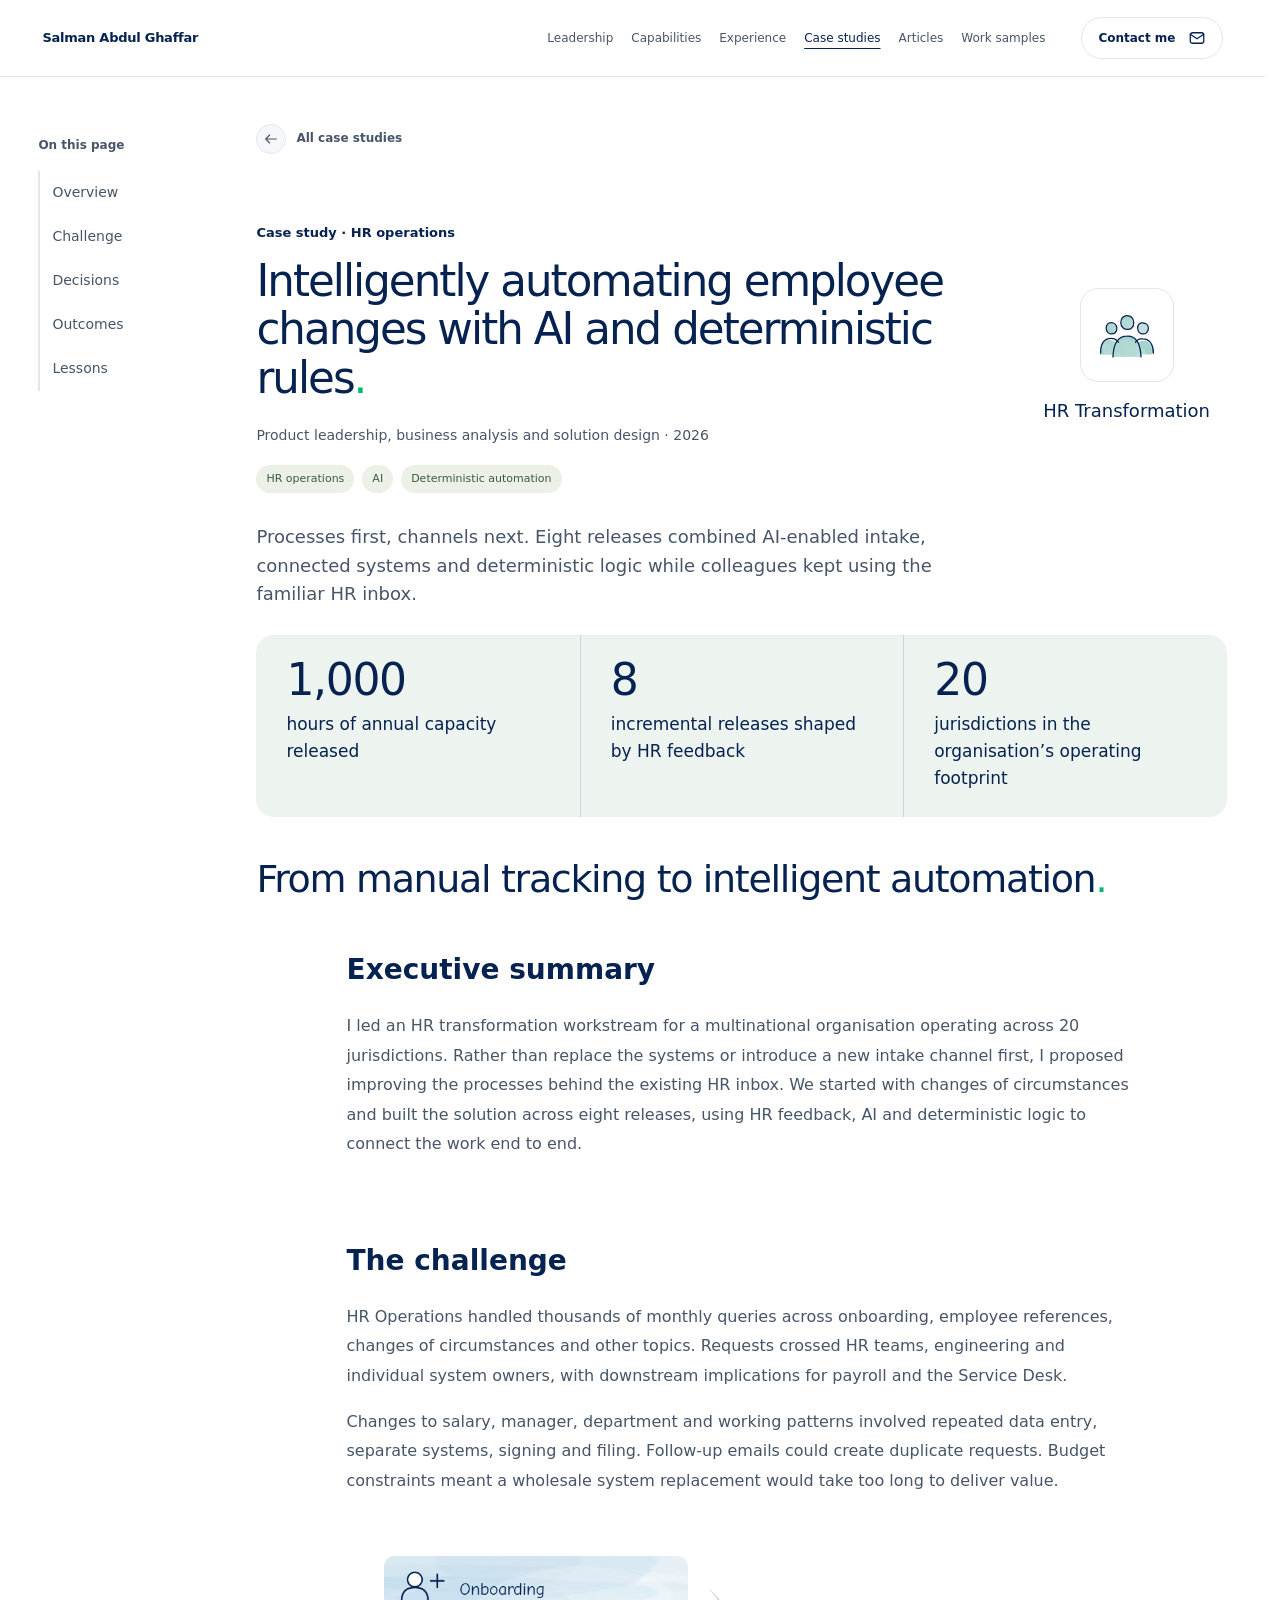
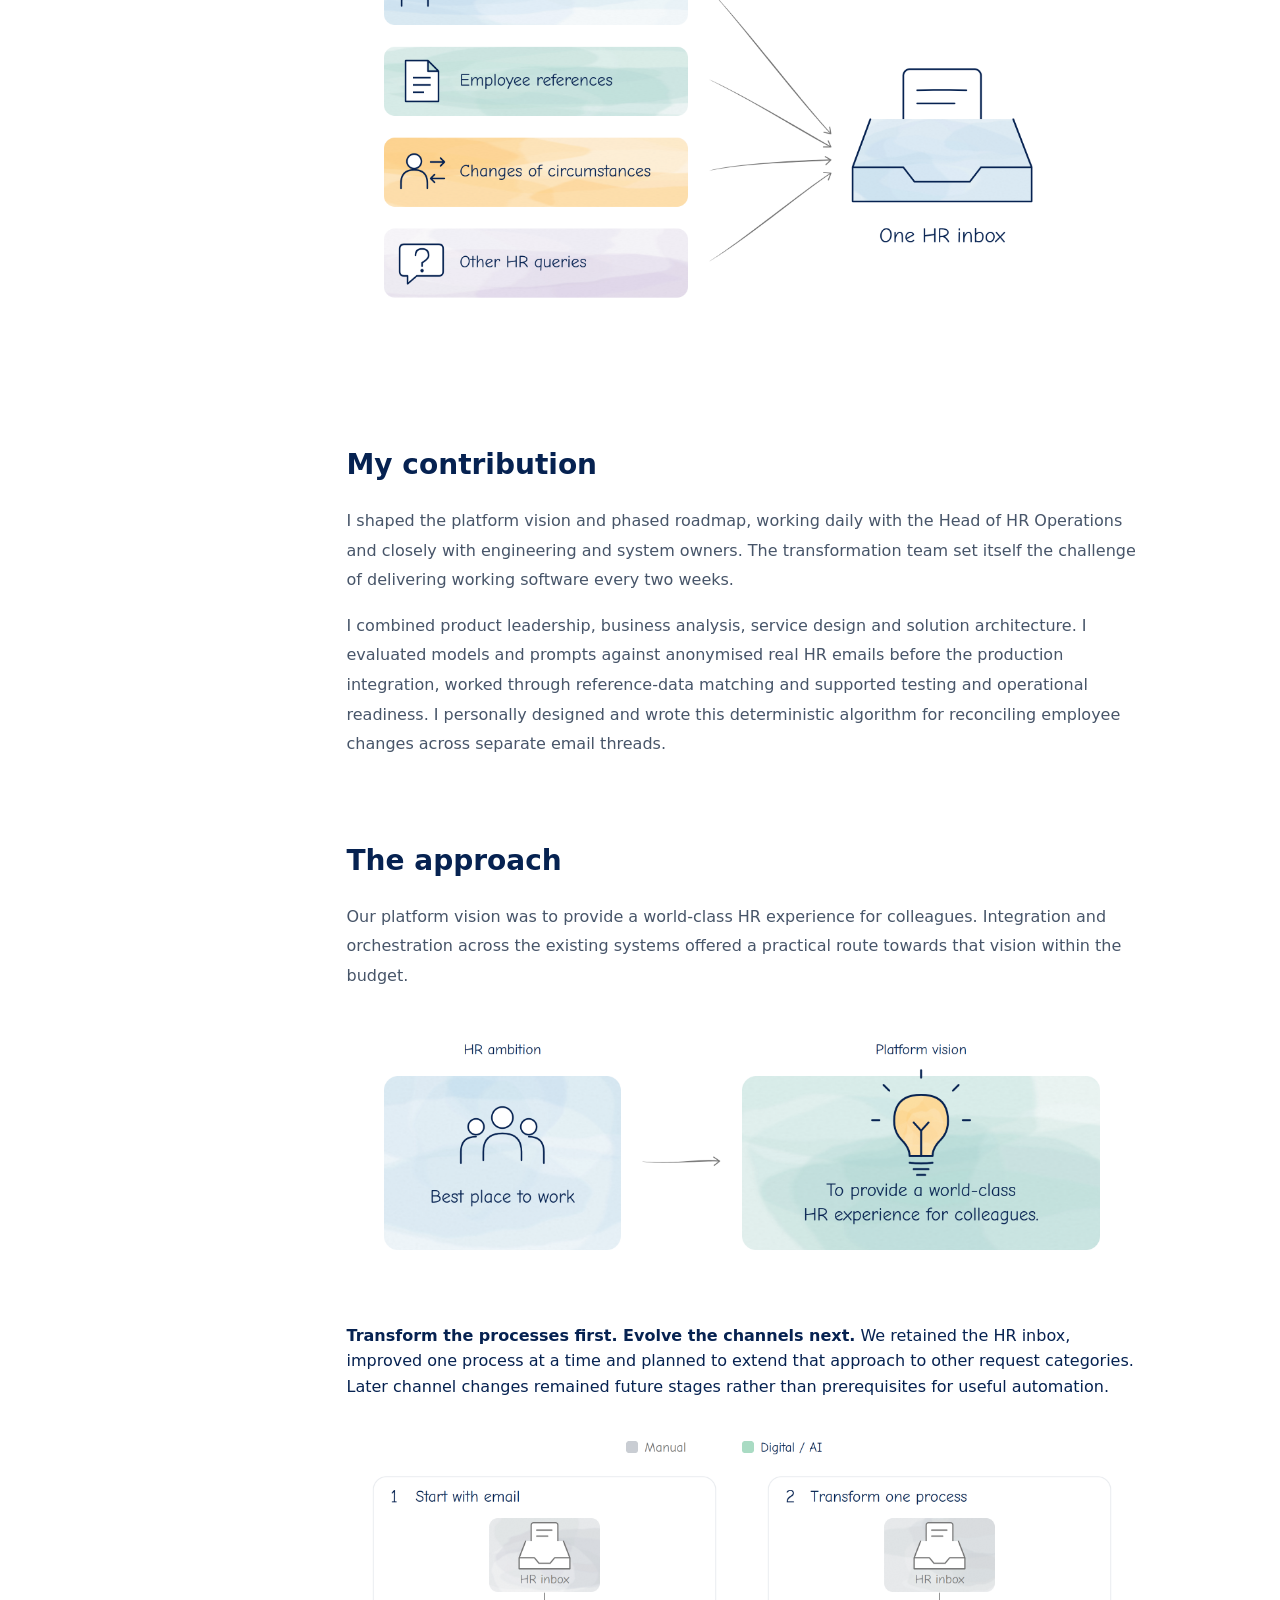
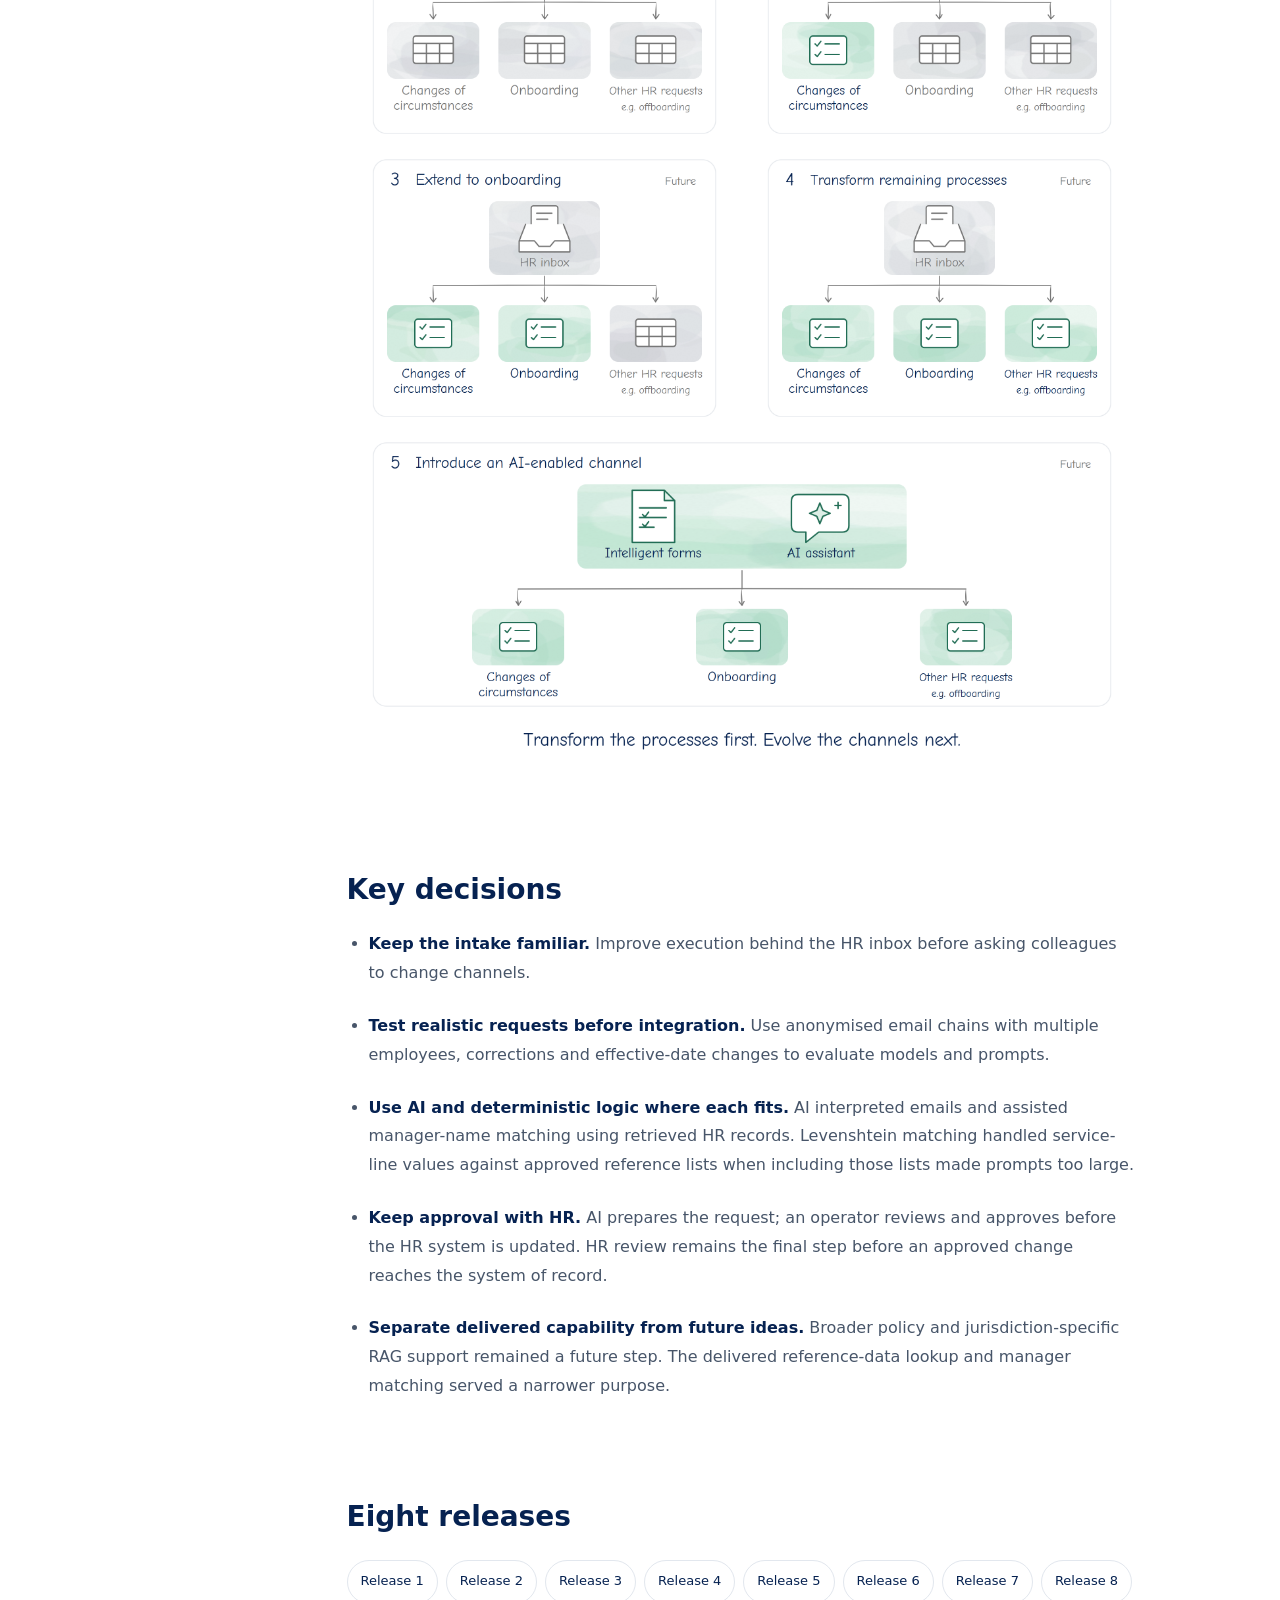
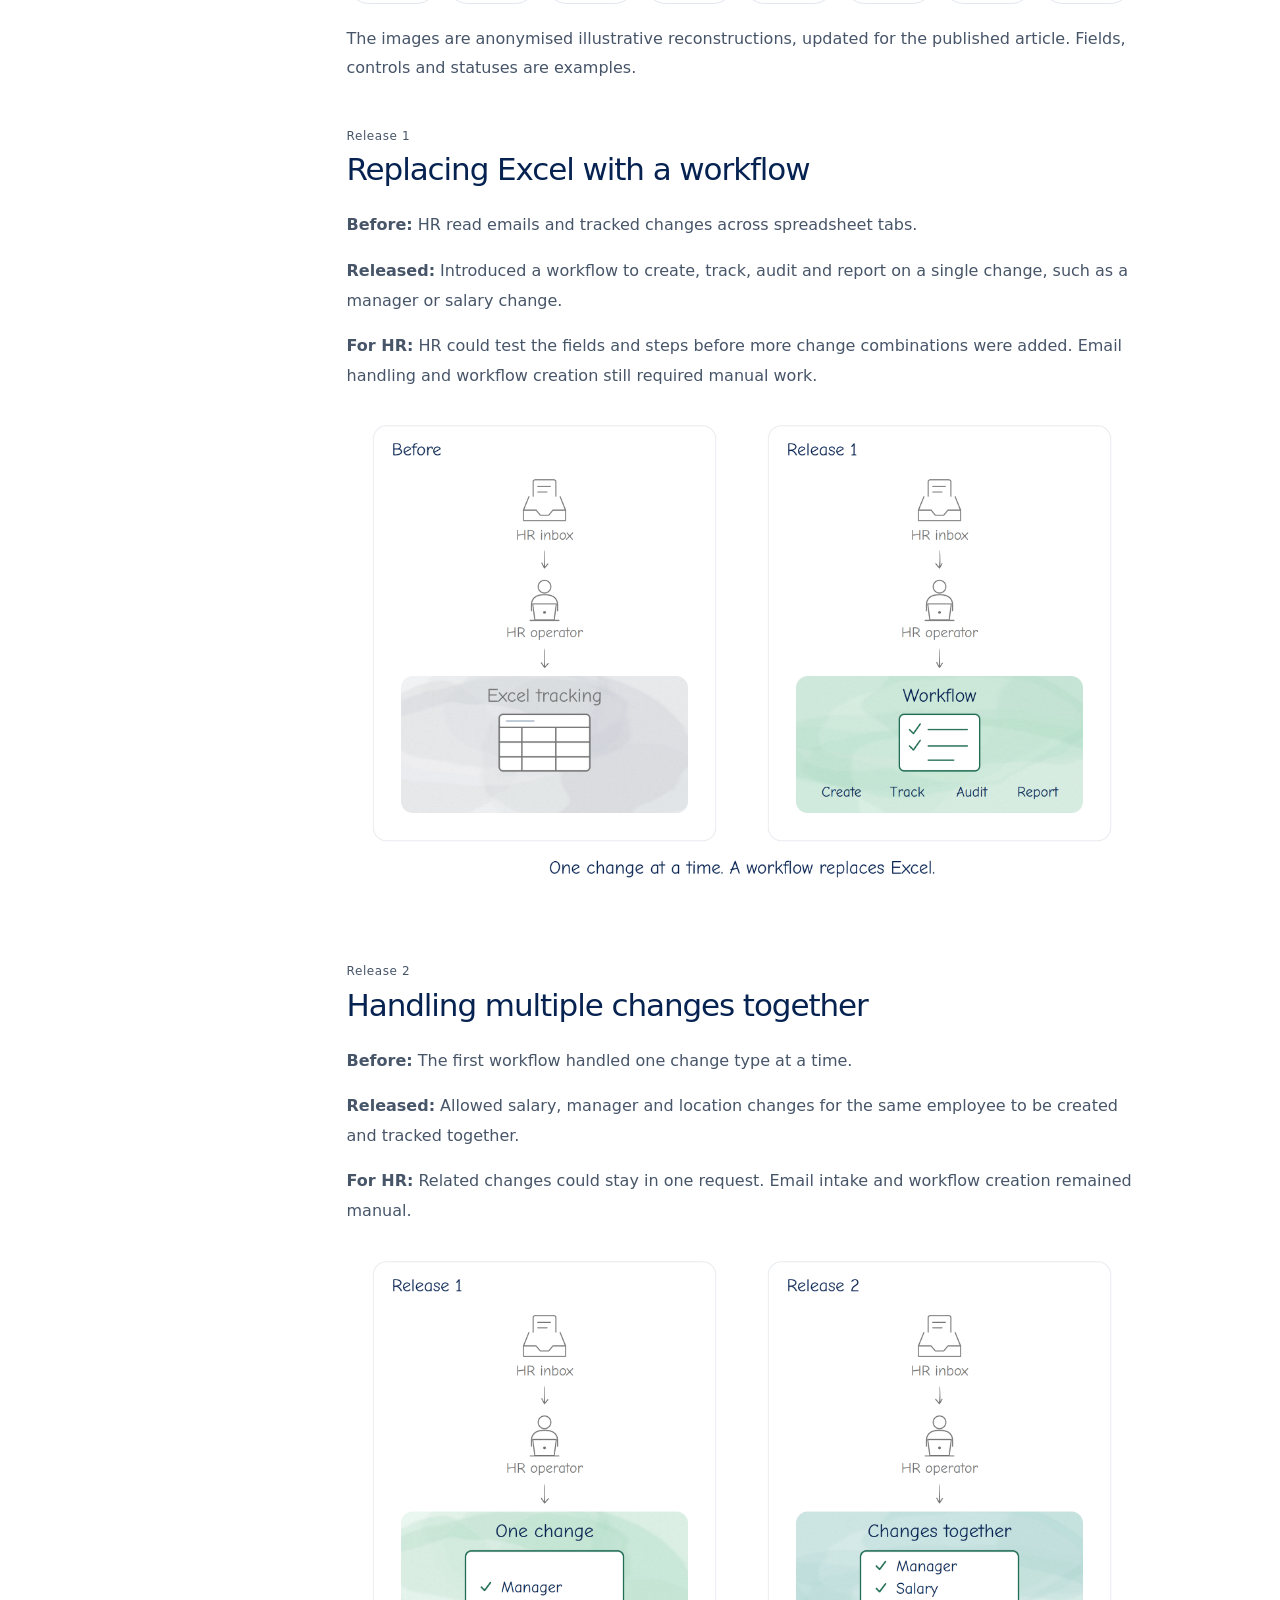
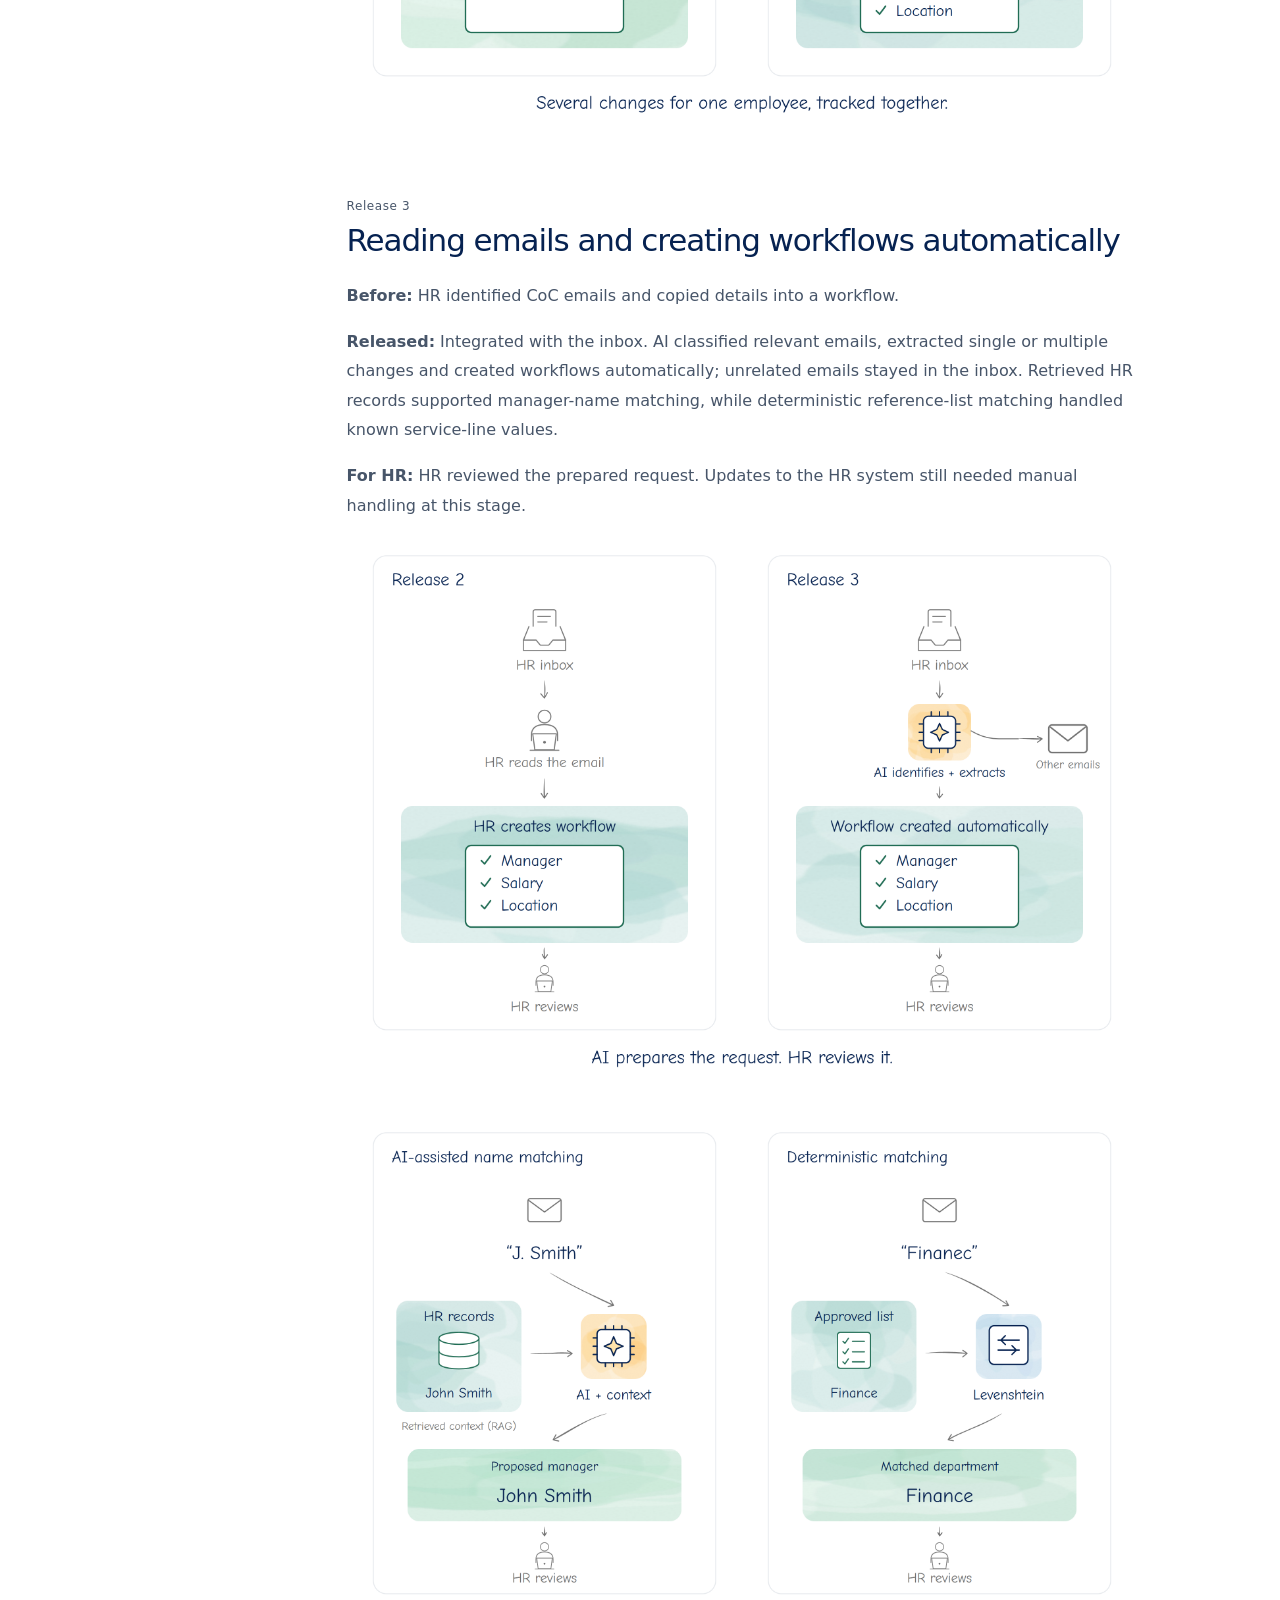
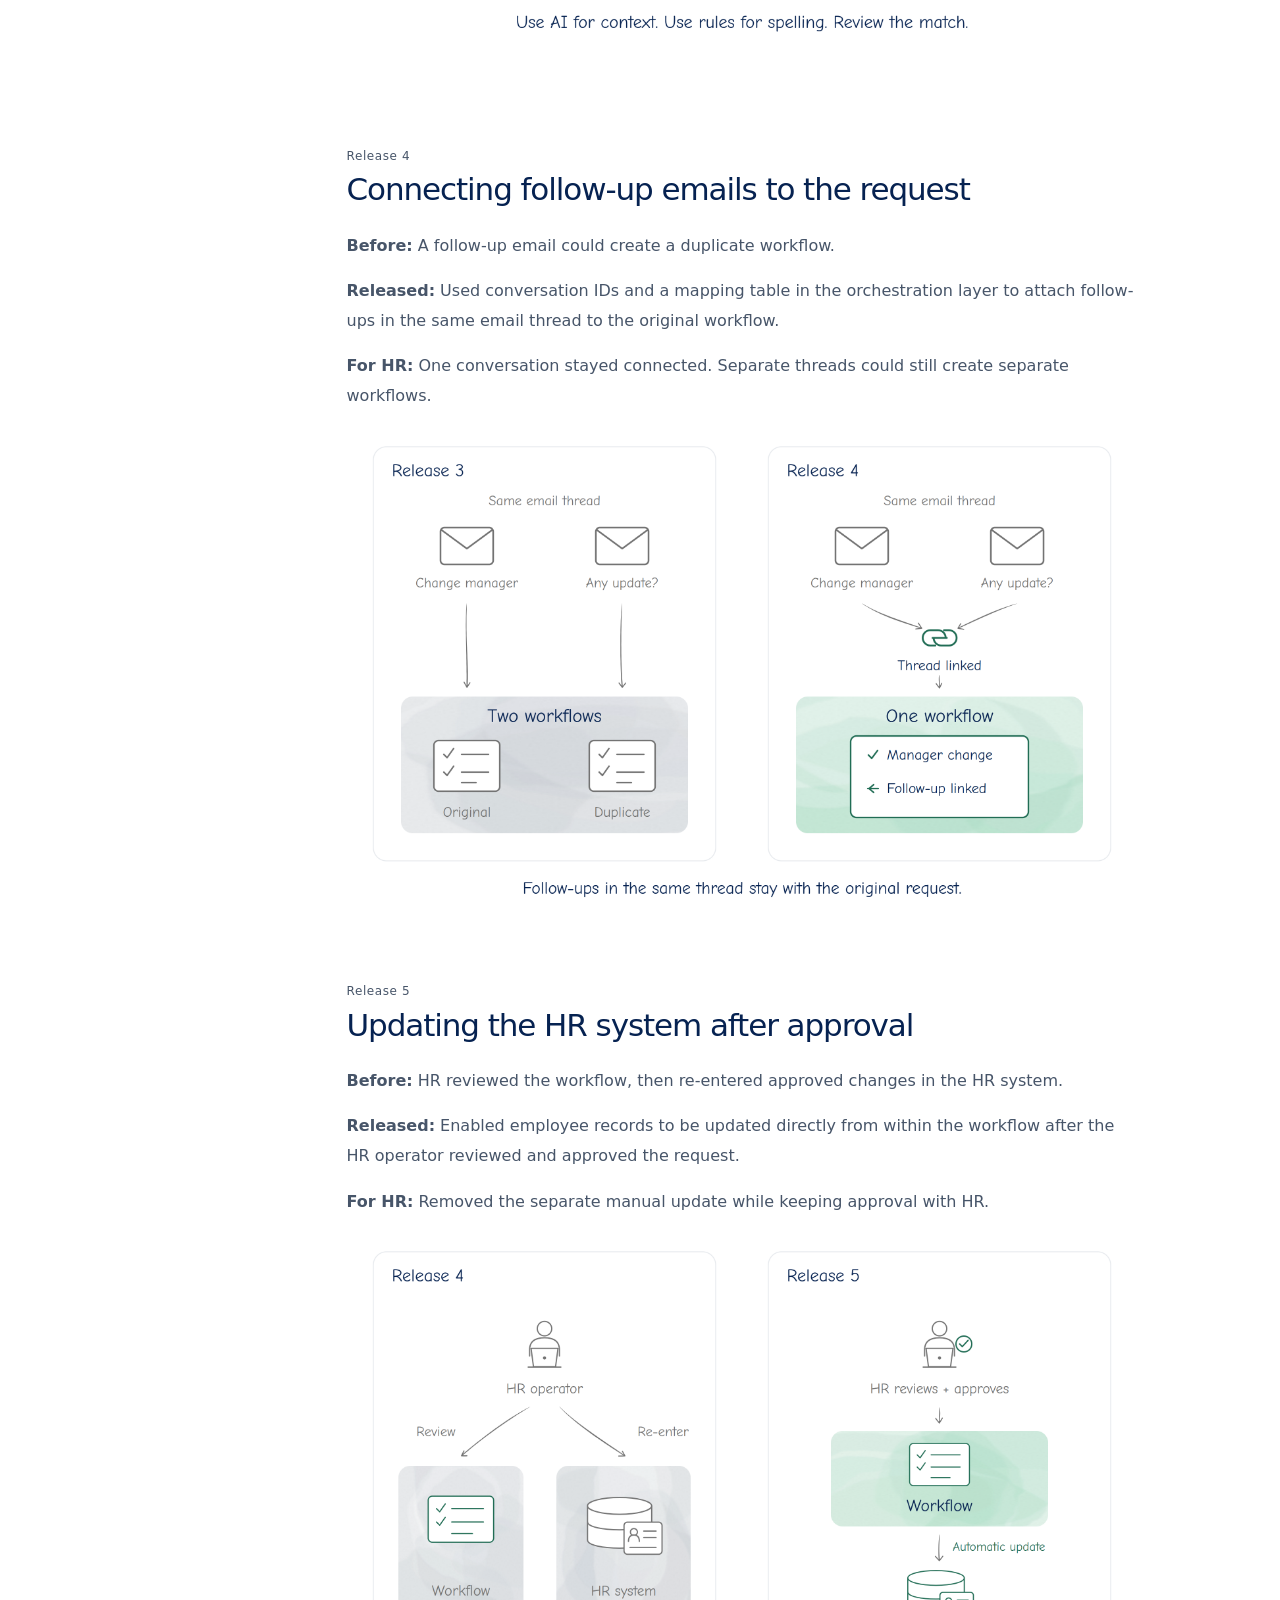
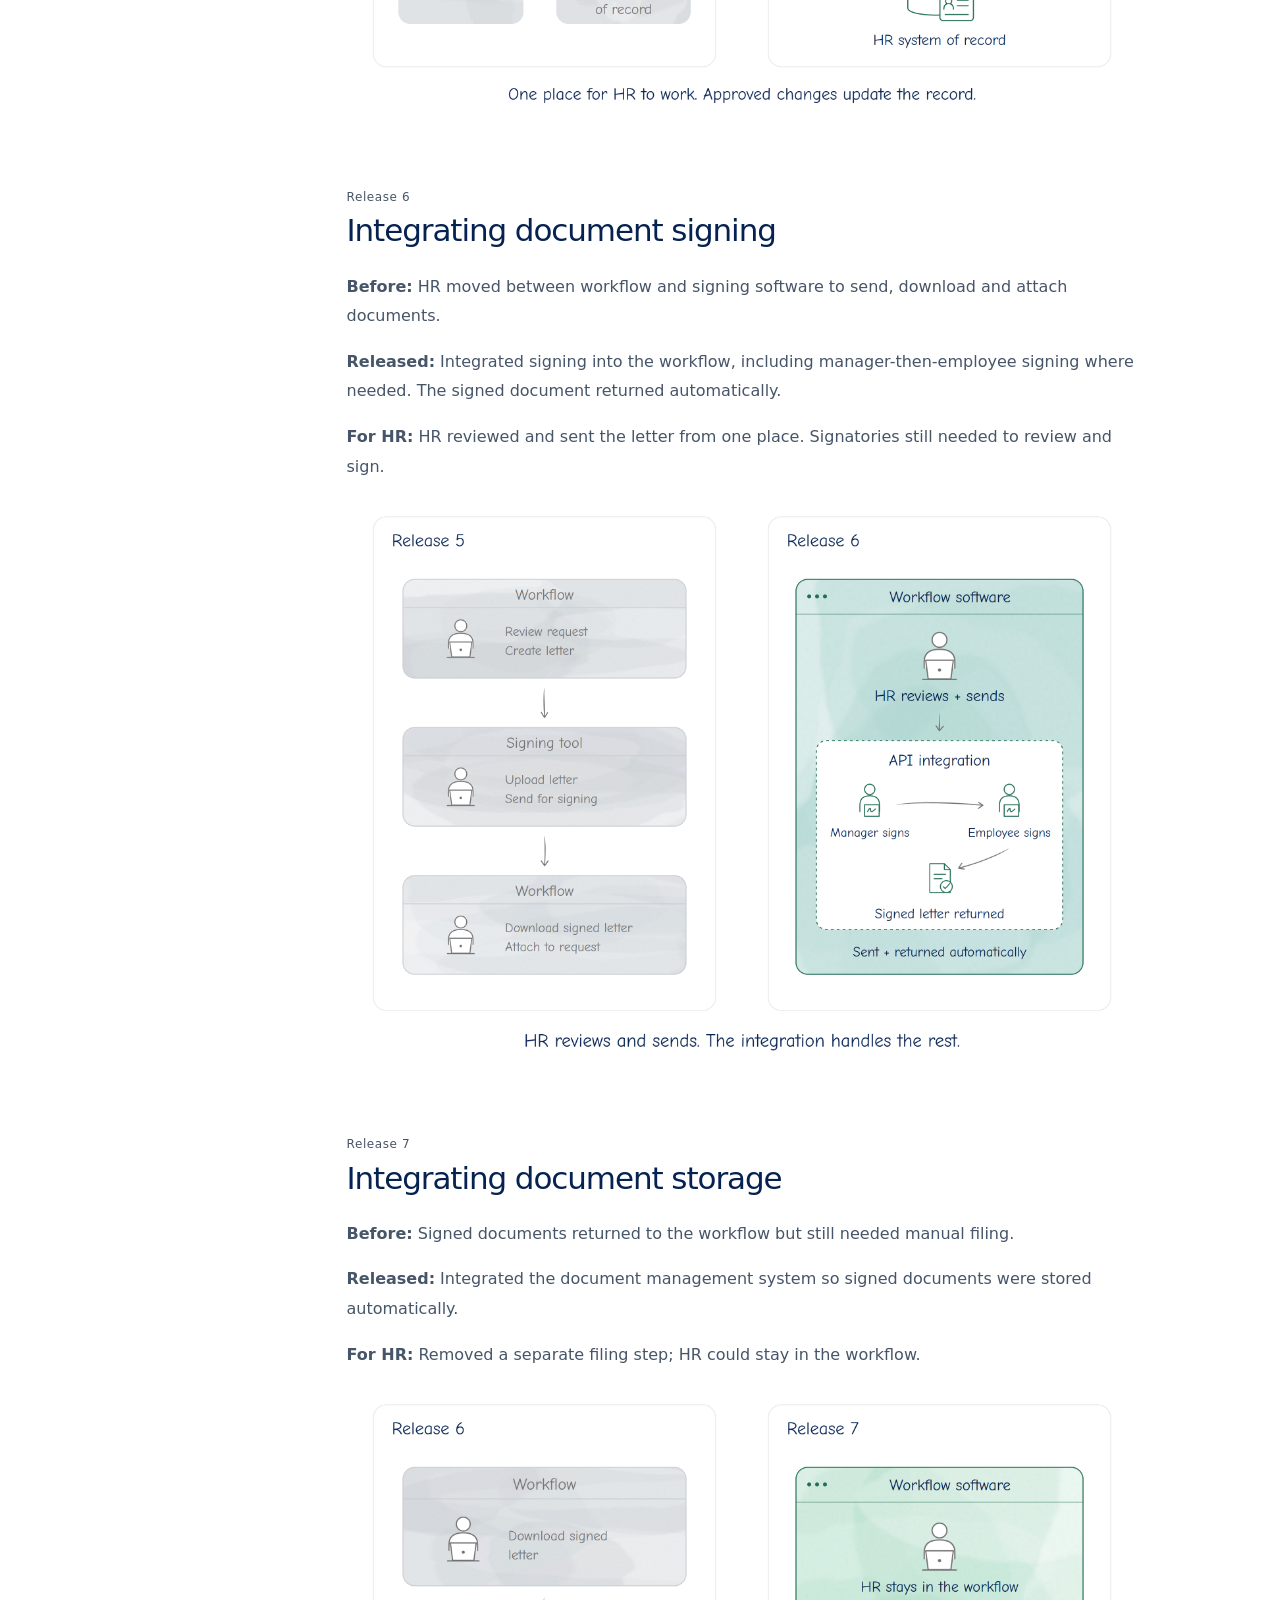
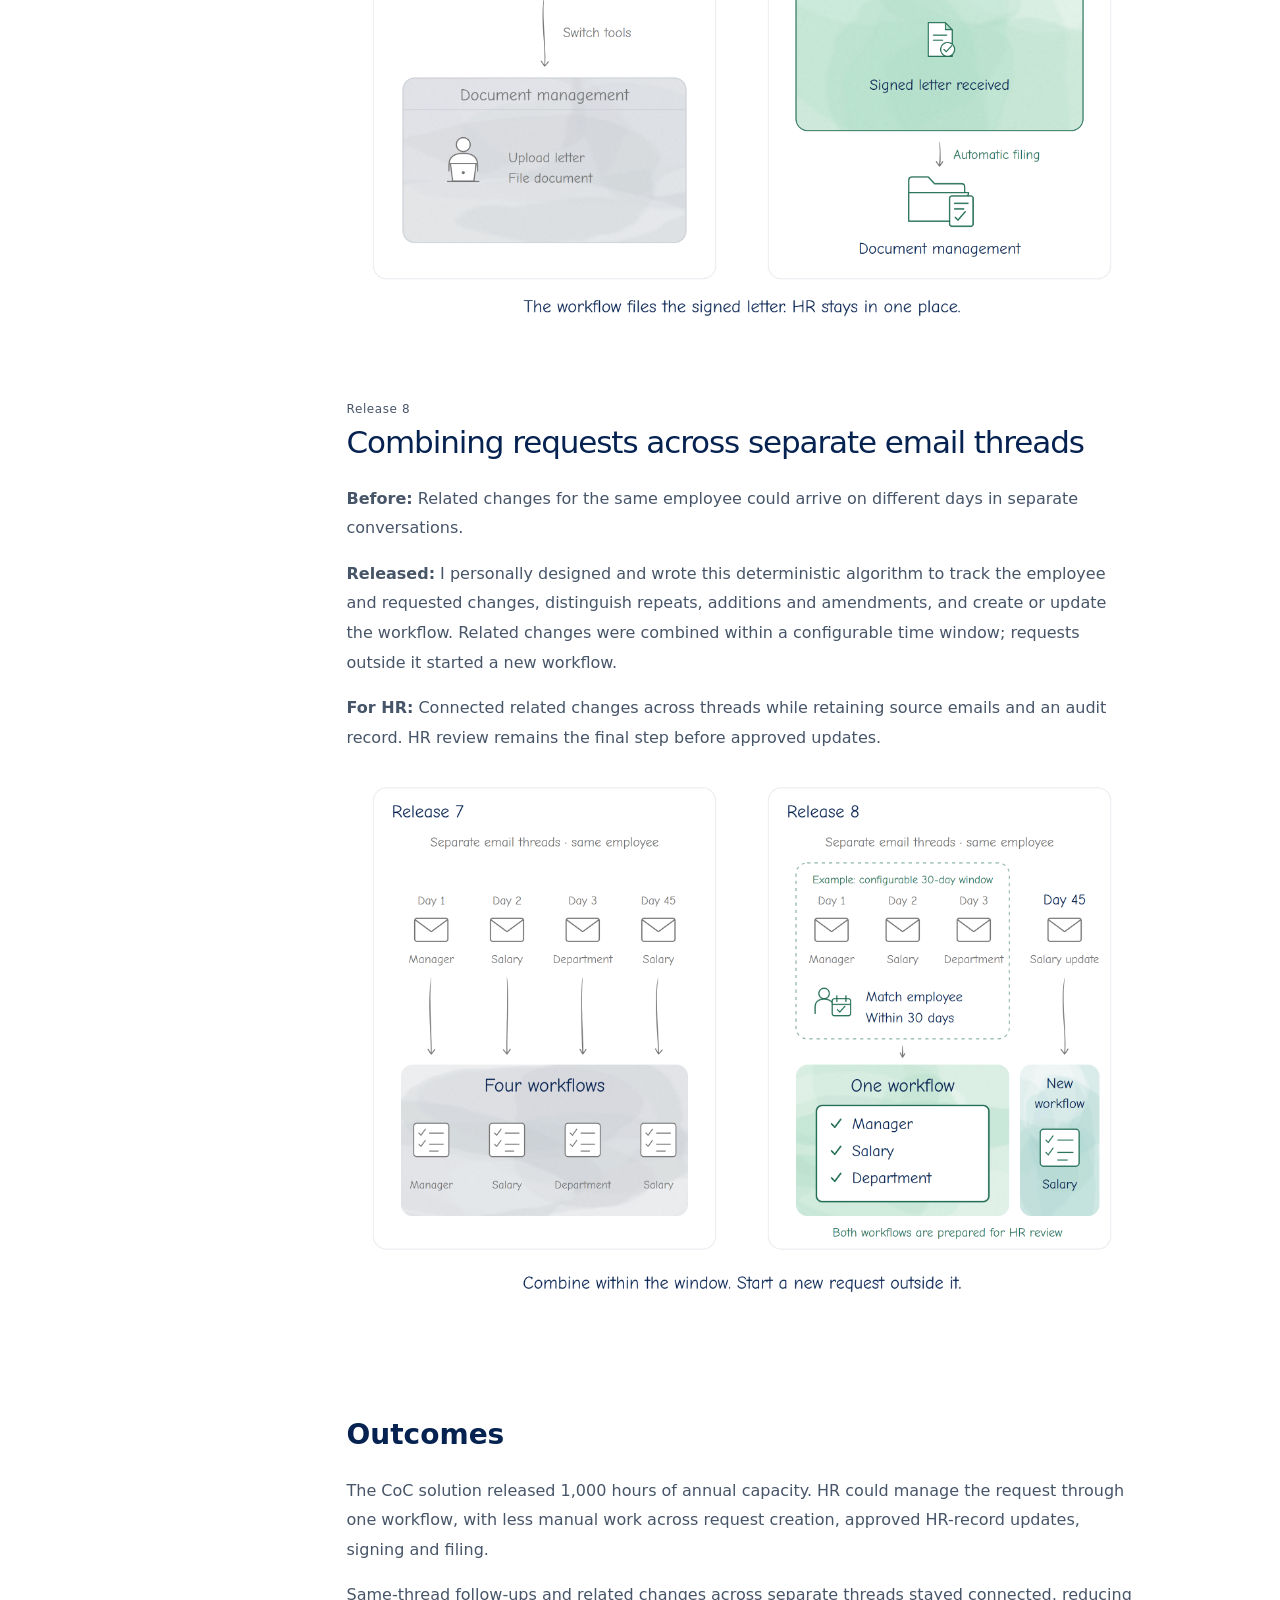
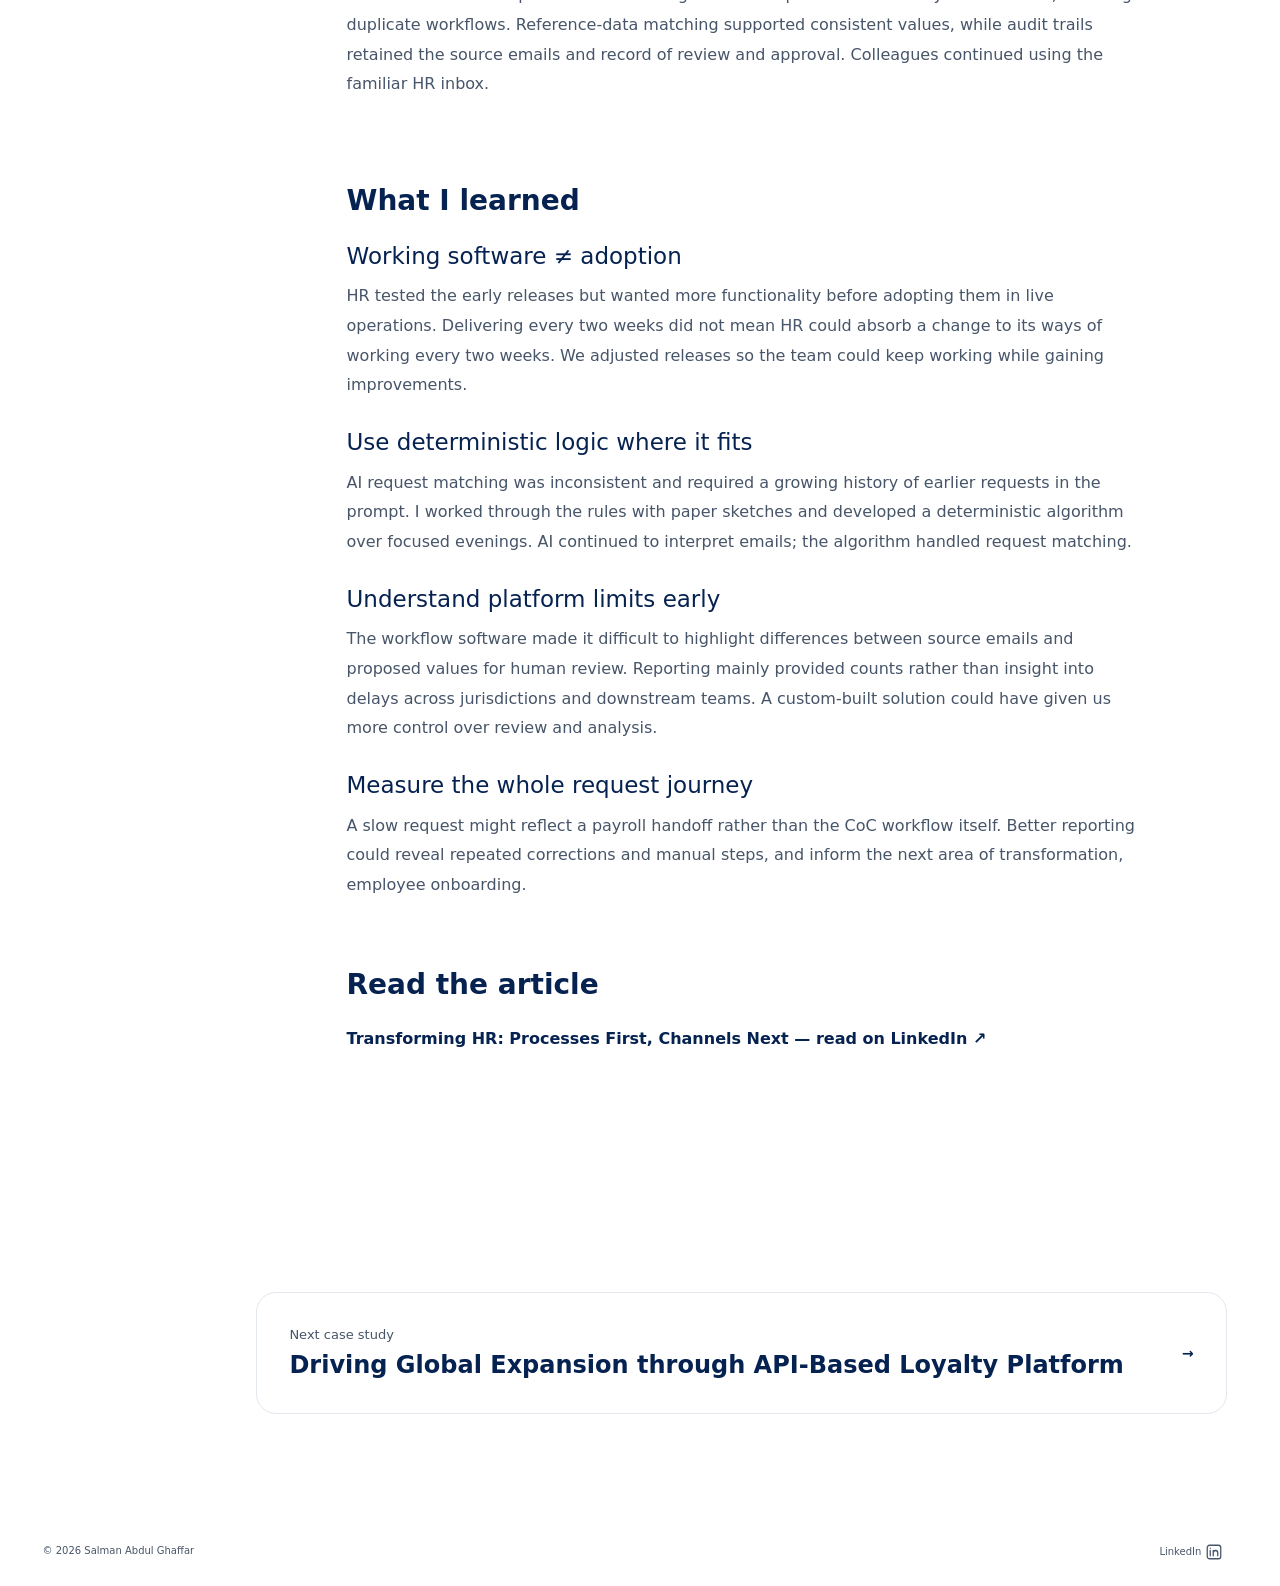
<file: case-hr-coc.html>
<!doctype html>
<html lang="en"><head>
<meta charset="utf-8"><meta name="viewport" content="width=device-width, initial-scale=1">
<title>Intelligently automating employee changes with AI and deterministic rules — Salman Abdul Ghaffar</title><meta name="description" content="Eight releases of HR change-of-circumstances improvements, combining AI intake, deterministic reconciliation and HR feedback.">
<link rel="canonical" href="https://salman.prodmap.co.uk/case-hr-coc.html">
<link rel="icon" href="assets/favicon.svg" type="image/svg+xml">
<meta property="og:type" content="article"><meta property="og:site_name" content="Salman Abdul Ghaffar">
<meta property="og:title" content="Intelligently automating employee changes with AI and deterministic rules — Salman Abdul Ghaffar"><meta property="og:description" content="Eight releases of HR change-of-circumstances improvements, combining AI intake, deterministic reconciliation and HR feedback."><meta property="og:url" content="https://salman.prodmap.co.uk/case-hr-coc.html">
<meta property="og:image" content="https://salman.prodmap.co.uk/assets/og-image.png"><meta property="og:image:alt" content="Salman Abdul Ghaffar — Product leadership">
<meta name="twitter:card" content="summary_large_image"><meta name="twitter:title" content="Intelligently automating employee changes with AI and deterministic rules — Salman Abdul Ghaffar"><meta name="twitter:description" content="Eight releases of HR change-of-circumstances improvements, combining AI intake, deterministic reconciliation and HR feedback."><meta name="twitter:image" content="https://salman.prodmap.co.uk/assets/og-image.png">
<script type="application/ld+json">{"@context":"https://schema.org","@type":"CreativeWork","name":"Intelligently automating employee changes with AI and deterministic rules","url":"https://salman.prodmap.co.uk/case-hr-coc.html","description":"Eight releases of HR change-of-circumstances improvements, combining AI intake, deterministic reconciliation and HR feedback.","author":{"@type":"Person","name":"Salman Abdul Ghaffar","@id":"https://salman.prodmap.co.uk/#salman"}}</script>
<link rel="stylesheet" href="assets/styles.css"><link rel="stylesheet" href="assets/approach.css"><link rel="stylesheet" href="assets/simplify-c30ff3c432fa.css">
<link rel="stylesheet" href="assets/animator-handoff-3da0fcca8a47.css">

</head><body data-page="case" data-case-id="hr-coc" data-prerendered="true">
<a class="skip-link" href="#main-content">Skip to content</a><aside class="rail" aria-label="Site navigation"><div class="header-inner"><a class="identity" href="index.html#top" aria-label="Salman Abdul Ghaffar, home"><span class="identity-name">Salman Abdul Ghaffar</span></a><nav aria-label="Main navigation"><a href="index.html#approach" >Leadership</a><a href="specs.html" >Capabilities</a><a href="index.html#changelog" >Experience</a><a href="cases.html" aria-current="page">Case studies</a><a href="articles.html" >Articles</a><a href="gallery-preview.html" >Work samples</a></nav><a class="header-contact" href="index.html#contact">Contact me <svg class="action-icon" viewBox="0 0 24 24" fill="none" stroke="currentColor" stroke-width="1.7" stroke-linecap="round" stroke-linejoin="round" aria-hidden="true" focusable="false"><rect x="3" y="5" width="18" height="14" rx="3"/><path d="m3 7 9 6 9-6"/></svg></a><button class="menu-toggle" aria-label="Open navigation" aria-expanded="false" aria-controls="mobile-menu"><span></span><span></span></button></div><nav id="mobile-menu" class="mobile-menu" aria-label="Mobile navigation" hidden><a href="index.html#approach" >Leadership</a><a href="specs.html" >Capabilities</a><a href="index.html#changelog" >Experience</a><a href="cases.html" aria-current="page">Case studies</a><a href="articles.html" >Articles</a><a href="gallery-preview.html" >Work samples</a><a href="index.html#contact">Contact</a></nav></aside>
<main id="main-content" tabindex="-1">
    <div class="case-reading-layout"><aside class="case-contents" aria-label="Case study contents"><nav class="case-contents-desktop" aria-label="On this page"><p>On this page</p><a class="case-contents-link" href="#case-overview">Overview</a><a class="case-contents-link" href="#case-section-2">Challenge</a><a class="case-contents-link" href="#case-section-5">Decisions</a><a class="case-contents-link" href="#case-section-7">Outcomes</a><a class="case-contents-link" href="#case-section-8">Lessons</a></nav><details class="case-contents-mobile"><summary>On this page</summary><nav aria-label="On this page"><a class="case-contents-link" href="#case-overview">Overview</a><a class="case-contents-link" href="#case-section-2">Challenge</a><a class="case-contents-link" href="#case-section-5">Decisions</a><a class="case-contents-link" href="#case-section-7">Outcomes</a><a class="case-contents-link" href="#case-section-8">Lessons</a></nav></details></aside><div class="case-reading-content">
    <section class="cs2-head coc-case editorial-case animator-case-overview" id="case-overview" tabindex="-1">
      <div class="wrap">
        <a class="back" href="cases.html"><svg class="action-icon" viewBox="0 0 24 24" fill="none" stroke="currentColor" stroke-width="1.7" stroke-linecap="round" stroke-linejoin="round" aria-hidden="true" focusable="false"><path d="M20 12H4m6-6-6 6 6 6"/></svg> All case studies</a>
        <div class="case-heading-layout"><div class="case-heading-copy">
      <span class="cs2-label">Case study · HR operations</span>
      <h1 class="portfolio-heading">Intelligently automating employee changes with AI and deterministic rules<span class="heading-stop" aria-hidden="true">.</span></h1>
      <p class="case-role-date">Product leadership, business analysis and solution design · 2026</p>
      <div class="tags"><span>HR operations</span><span>AI</span><span>Deterministic automation</span></div>
    </div><div class="case-company-identity">
      <img src="assets/coc-local/hr-transformation-approved-v1.svg" alt="">
      <b>HR Transformation</b>
    </div></div>
        <p class="lede coc-intro">Processes first, channels next. Eight releases combined AI-enabled intake, connected systems and deterministic logic while colleagues kept using the familiar HR inbox.</p>
        <div class="cs2-hero"><div><b>1,000</b><p>hours of annual capacity released</p></div><div><b>8</b><p>incremental releases shaped by HR feedback</p></div><div><b>20</b><p>jurisdictions in the organisation’s operating footprint</p></div></div>




      </div>
    </section>
    <section class="cs2-story-sec coc-case editorial-case">
      <div class="wrap">
        <div class="cs2-story-head">
          <h2 class="portfolio-heading">From manual tracking to intelligent automation<span class="heading-stop" aria-hidden="true">.</span></h2>

        </div>
        <div class="cs2-story is-open" id="cs2-story"><div>
          <div class="cs2-steps">

              <article class="cs2-step" id="case-section-1" tabindex="-1">
                <span class="cs2-ic"><svg class="sp-ico" viewBox="0 0 24 24" fill="none" stroke="currentColor" stroke-width="1.7" stroke-linecap="round" stroke-linejoin="round" aria-hidden="true"><path d="M14 3H6v18h12V7l-4-4Z"/><path d="M14 3v4h4M9 13h6M9 17h6"/></svg></span>
                <h3>Executive summary</h3>
                <p>I led an HR transformation workstream for a multinational organisation operating across 20 jurisdictions. Rather than replace the systems or introduce a new intake channel first, I proposed improving the processes behind the existing HR inbox. We started with changes of circumstances and built the solution across eight releases, using HR feedback, AI and deterministic logic to connect the work end to end.</p>
              </article>
              <article class="cs2-step" id="case-section-2" tabindex="-1">
                <span class="cs2-ic"><svg class="sp-ico" viewBox="0 0 24 24" fill="none" stroke="currentColor" stroke-width="1.7" stroke-linecap="round" stroke-linejoin="round" aria-hidden="true"><path d="M14 3H6v18h12V7l-4-4Z"/><path d="M14 3v4h4M9 13h6M9 17h6"/></svg></span>
                <h3>The challenge</h3>
                <p>HR Operations handled thousands of monthly queries across onboarding, employee references, changes of circumstances and other topics. Requests crossed HR teams, engineering and individual system owners, with downstream implications for payroll and the Service Desk.</p><p>Changes to salary, manager, department and working patterns involved repeated data entry, separate systems, signing and filing. Follow-up emails could create duplicate requests. Budget constraints meant a wholesale system replacement would take too long to deliver value.</p><button type="button" class="coc-context-image" data-coc-image="assets/coc-local/coc-article-02.webp" data-coc-title="Different HR requests feeding into one familiar inbox" aria-label="Expand illustration: Different HR requests feeding into one familiar inbox"><img src="assets/coc-local/coc-article-02.webp" width="2400" height="1300" alt="Different HR requests feeding into one familiar inbox" loading="lazy" decoding="async"></button>
              </article>
              <article class="cs2-step" id="case-section-3" tabindex="-1">
                <span class="cs2-ic"><svg class="sp-ico" viewBox="0 0 24 24" fill="none" stroke="currentColor" stroke-width="1.7" stroke-linecap="round" stroke-linejoin="round" aria-hidden="true"><path d="M14 3H6v18h12V7l-4-4Z"/><path d="M14 3v4h4M9 13h6M9 17h6"/></svg></span>
                <h3>My contribution</h3>
                <p>I shaped the platform vision and phased roadmap, working daily with the Head of HR Operations and closely with engineering and system owners. The transformation team set itself the challenge of delivering working software every two weeks.</p><p>I combined product leadership, business analysis, service design and solution architecture. I evaluated models and prompts against anonymised real HR emails before the production integration, worked through reference-data matching and supported testing and operational readiness. I personally designed and wrote this deterministic algorithm for reconciling employee changes across separate email threads.</p>
              </article>
              <article class="cs2-step" id="case-section-4" tabindex="-1">
                <span class="cs2-ic"><svg class="sp-ico" viewBox="0 0 24 24" fill="none" stroke="currentColor" stroke-width="1.7" stroke-linecap="round" stroke-linejoin="round" aria-hidden="true"><path d="M14 3H6v18h12V7l-4-4Z"/><path d="M14 3v4h4M9 13h6M9 17h6"/></svg></span>
                <h3>The approach</h3>
                <p>Our platform vision was to provide a world-class HR experience for colleagues. Integration and orchestration across the existing systems offered a practical route towards that vision within the budget.</p><button type="button" class="coc-context-image" data-coc-image="assets/coc-local/coc-article-01.webp" data-coc-title="HR ambition and platform vision" aria-label="Expand illustration: HR ambition and platform vision"><img src="assets/coc-local/coc-article-01.webp" width="2400" height="840" alt="HR ambition and platform vision" loading="lazy" decoding="async"></button><b>Transform the processes first. Evolve the channels next.</b> We retained the HR inbox, improved one process at a time and planned to extend that approach to other request categories. Later channel changes remained future stages rather than prerequisites for useful automation.<button type="button" class="coc-context-image" data-coc-image="assets/coc-local/coc-article-03.webp" data-coc-title="Process-first transformation strategy with future stages marked" aria-label="Expand illustration: Process-first transformation strategy with future stages marked"><img src="assets/coc-local/coc-article-03.webp" width="2400" height="2880" alt="Process-first transformation strategy with future stages marked" loading="lazy" decoding="async"></button>
              </article>
              <article class="cs2-step" id="case-section-5" tabindex="-1">
                <span class="cs2-ic"><svg class="sp-ico" viewBox="0 0 24 24" fill="none" stroke="currentColor" stroke-width="1.7" stroke-linecap="round" stroke-linejoin="round" aria-hidden="true"><path d="M14 3H6v18h12V7l-4-4Z"/><path d="M14 3v4h4M9 13h6M9 17h6"/></svg></span>
                <h3>Key decisions</h3>
                <ul class="cs-list"><li><b>Keep the intake familiar.</b> Improve execution behind the HR inbox before asking colleagues to change channels.</li><li><b>Test realistic requests before integration.</b> Use anonymised email chains with multiple employees, corrections and effective-date changes to evaluate models and prompts.</li><li><b>Use AI and deterministic logic where each fits.</b> AI interpreted emails and assisted manager-name matching using retrieved HR records. Levenshtein matching handled service-line values against approved reference lists when including those lists made prompts too large.</li><li><b>Keep approval with HR.</b> AI prepares the request; an operator reviews and approves before the HR system is updated. HR review remains the final step before an approved change reaches the system of record.</li><li><b>Separate delivered capability from future ideas.</b> Broader policy and jurisdiction-specific RAG support remained a future step. The delivered reference-data lookup and manager matching served a narrower purpose.</li></ul>
              </article>
              <article class="cs2-step" id="case-section-6" tabindex="-1">
                <span class="cs2-ic"><svg class="sp-ico" viewBox="0 0 24 24" fill="none" stroke="currentColor" stroke-width="1.7" stroke-linecap="round" stroke-linejoin="round" aria-hidden="true"><path d="M14 3H6v18h12V7l-4-4Z"/><path d="M14 3v4h4M9 13h6M9 17h6"/></svg></span>
                <h3>Eight releases</h3>
                <nav class="coc-release-nav" aria-label="Jump to a release"><a href="#release-1">Release 1</a><a href="#release-2">Release 2</a><a href="#release-3">Release 3</a><a href="#release-4">Release 4</a><a href="#release-5">Release 5</a><a href="#release-6">Release 6</a><a href="#release-7">Release 7</a><a href="#release-8">Release 8</a></nav><p class="coc-image-note">The images are anonymised illustrative reconstructions, updated for the published article. Fields, controls and statuses are examples.</p><section class="coc-release" id="release-1"><h4><span>Release 1</span> Replacing Excel with a workflow</h4><p><b>Before:</b> HR read emails and tracked changes across spreadsheet tabs.</p><p><b>Released:</b> Introduced a workflow to create, track, audit and report on a single change, such as a manager or salary change.</p><p><b>For HR:</b> HR could test the fields and steps before more change combinations were added. Email handling and workflow creation still required manual work.</p><button type="button" class="coc-image-button" data-coc-image="assets/coc-local/coc-article-04.webp" data-coc-title="Release 1: Replacing Excel with a workflow" aria-label="Expand illustration: Release 1: Replacing Excel with a workflow"><img src="assets/coc-local/coc-article-04.webp" width="2400" height="1500" alt="Release 1: Replacing Excel with a workflow" loading="lazy" decoding="async"></button></section><section class="coc-release" id="release-2"><h4><span>Release 2</span> Handling multiple changes together</h4><p><b>Before:</b> The first workflow handled one change type at a time.</p><p><b>Released:</b> Allowed salary, manager and location changes for the same employee to be created and tracked together.</p><p><b>For HR:</b> Related changes could stay in one request. Email intake and workflow creation remained manual.</p><button type="button" class="coc-image-button" data-coc-image="assets/coc-local/coc-article-05.webp" data-coc-title="Release 2: Handling multiple changes together" aria-label="Expand illustration: Release 2: Handling multiple changes together"><img src="assets/coc-local/coc-article-05.webp" width="2400" height="1500" alt="Release 2: Handling multiple changes together" loading="lazy" decoding="async"></button></section><section class="coc-release" id="release-3"><h4><span>Release 3</span> Reading emails and creating workflows automatically</h4><p><b>Before:</b> HR identified CoC emails and copied details into a workflow.</p><p><b>Released:</b> Integrated with the inbox. AI classified relevant emails, extracted single or multiple changes and created workflows automatically; unrelated emails stayed in the inbox. Retrieved HR records supported manager-name matching, while deterministic reference-list matching handled known service-line values.</p><p><b>For HR:</b> HR reviewed the prepared request. Updates to the HR system still needed manual handling at this stage.</p><button type="button" class="coc-image-button" data-coc-image="assets/coc-local/coc-article-06.webp" data-coc-title="Release 3: Reading emails and creating workflows automatically" aria-label="Expand illustration: Release 3: Reading emails and creating workflows automatically"><img src="assets/coc-local/coc-article-06.webp" width="2400" height="1680" alt="Release 3: Reading emails and creating workflows automatically" loading="lazy" decoding="async"></button><button type="button" class="coc-context-image" data-coc-image="assets/coc-local/coc-article-07.webp" data-coc-title="AI-assisted manager matching and deterministic reference-list matching" aria-label="Expand illustration: AI-assisted manager matching and deterministic reference-list matching"><img src="assets/coc-local/coc-article-07.webp" width="2400" height="1640" alt="AI-assisted manager matching and deterministic reference-list matching" loading="lazy" decoding="async"></button></section><section class="coc-release" id="release-4"><h4><span>Release 4</span> Connecting follow-up emails to the request</h4><p><b>Before:</b> A follow-up email could create a duplicate workflow.</p><p><b>Released:</b> Used conversation IDs and a mapping table in the orchestration layer to attach follow-ups in the same email thread to the original workflow.</p><p><b>For HR:</b> One conversation stayed connected. Separate threads could still create separate workflows.</p><button type="button" class="coc-image-button" data-coc-image="assets/coc-local/coc-article-08.webp" data-coc-title="Release 4: Connecting follow-up emails to the request" aria-label="Expand illustration: Release 4: Connecting follow-up emails to the request"><img src="assets/coc-local/coc-article-08.webp" width="2400" height="1500" alt="Release 4: Connecting follow-up emails to the request" loading="lazy" decoding="async"></button></section><section class="coc-release" id="release-5"><h4><span>Release 5</span> Updating the HR system after approval</h4><p><b>Before:</b> HR reviewed the workflow, then re-entered approved changes in the HR system.</p><p><b>Released:</b> Enabled employee records to be updated directly from within the workflow after the HR operator reviewed and approved the request.</p><p><b>For HR:</b> Removed the separate manual update while keeping approval with HR.</p><button type="button" class="coc-image-button" data-coc-image="assets/coc-local/coc-article-09.webp" data-coc-title="Release 5: Updating the HR system after approval" aria-label="Expand illustration: Release 5: Updating the HR system after approval"><img src="assets/coc-local/coc-article-09.webp" width="2400" height="1500" alt="Release 5: Updating the HR system after approval" loading="lazy" decoding="async"></button></section><section class="coc-release" id="release-6"><h4><span>Release 6</span> Integrating document signing</h4><p><b>Before:</b> HR moved between workflow and signing software to send, download and attach documents.</p><p><b>Released:</b> Integrated signing into the workflow, including manager-then-employee signing where needed. The signed document returned automatically.</p><p><b>For HR:</b> HR reviewed and sent the letter from one place. Signatories still needed to review and sign.</p><button type="button" class="coc-image-button" data-coc-image="assets/coc-local/coc-article-10.webp" data-coc-title="Release 6: Integrating document signing" aria-label="Expand illustration: Release 6: Integrating document signing"><img src="assets/coc-local/coc-article-10.webp" width="2400" height="1750" alt="Release 6: Integrating document signing" loading="lazy" decoding="async"></button></section><section class="coc-release" id="release-7"><h4><span>Release 7</span> Integrating document storage</h4><p><b>Before:</b> Signed documents returned to the workflow but still needed manual filing.</p><p><b>Released:</b> Integrated the document management system so signed documents were stored automatically.</p><p><b>For HR:</b> Removed a separate filing step; HR could stay in the workflow.</p><button type="button" class="coc-image-button" data-coc-image="assets/coc-local/coc-article-11.webp" data-coc-title="Release 7: Integrating document storage" aria-label="Expand illustration: Release 7: Integrating document storage"><img src="assets/coc-local/coc-article-11.webp" width="2400" height="1680" alt="Release 7: Integrating document storage" loading="lazy" decoding="async"></button></section><section class="coc-release" id="release-8"><h4><span>Release 8</span> Combining requests across separate email threads</h4><p><b>Before:</b> Related changes for the same employee could arrive on different days in separate conversations.</p><p><b>Released:</b> I personally designed and wrote this deterministic algorithm to track the employee and requested changes, distinguish repeats, additions and amendments, and create or update the workflow. Related changes were combined within a configurable time window; requests outside it started a new workflow.</p><p><b>For HR:</b> Connected related changes across threads while retaining source emails and an audit record. HR review remains the final step before approved updates.</p><button type="button" class="coc-image-button" data-coc-image="assets/coc-local/coc-article-12.webp" data-coc-title="Release 8: Combining requests across separate email threads" aria-label="Expand illustration: Release 8: Combining requests across separate email threads"><img src="assets/coc-local/coc-article-12.webp" width="2400" height="1660" alt="Release 8: Combining requests across separate email threads" loading="lazy" decoding="async"></button></section>
              </article>
              <article class="cs2-step" id="case-section-7" tabindex="-1">
                <span class="cs2-ic"><svg class="sp-ico" viewBox="0 0 24 24" fill="none" stroke="currentColor" stroke-width="1.7" stroke-linecap="round" stroke-linejoin="round" aria-hidden="true"><path d="M14 3H6v18h12V7l-4-4Z"/><path d="M14 3v4h4M9 13h6M9 17h6"/></svg></span>
                <h3>Outcomes</h3>
                <p>The CoC solution released 1,000 hours of annual capacity. HR could manage the request through one workflow, with less manual work across request creation, approved HR-record updates, signing and filing.</p><p>Same-thread follow-ups and related changes across separate threads stayed connected, reducing duplicate workflows. Reference-data matching supported consistent values, while audit trails retained the source emails and record of review and approval. Colleagues continued using the familiar HR inbox.</p>
              </article>
              <article class="cs2-step" id="case-section-8" tabindex="-1">
                <span class="cs2-ic"><svg class="sp-ico" viewBox="0 0 24 24" fill="none" stroke="currentColor" stroke-width="1.7" stroke-linecap="round" stroke-linejoin="round" aria-hidden="true"><path d="M14 3H6v18h12V7l-4-4Z"/><path d="M14 3v4h4M9 13h6M9 17h6"/></svg></span>
                <h3>What I learned</h3>
                <div class="coc-lessons"><section class="coc-lesson"><h4>Working software ≠ adoption</h4><p>HR tested the early releases but wanted more functionality before adopting them in live operations. Delivering every two weeks did not mean HR could absorb a change to its ways of working every two weeks. We adjusted releases so the team could keep working while gaining improvements.</p></section><section class="coc-lesson"><h4>Use deterministic logic where it fits</h4><p>AI request matching was inconsistent and required a growing history of earlier requests in the prompt. I worked through the rules with paper sketches and developed a deterministic algorithm over focused evenings. AI continued to interpret emails; the algorithm handled request matching.</p></section><section class="coc-lesson"><h4>Understand platform limits early</h4><p>The workflow software made it difficult to highlight differences between source emails and proposed values for human review. Reporting mainly provided counts rather than insight into delays across jurisdictions and downstream teams. A custom-built solution could have given us more control over review and analysis.</p></section><section class="coc-lesson"><h4>Measure the whole request journey</h4><p>A slow request might reflect a payroll handoff rather than the CoC workflow itself. Better reporting could reveal repeated corrections and manual steps, and inform the next area of transformation, employee onboarding.</p></section></div>
              </article>
              <article class="cs2-step" id="case-section-9" tabindex="-1">
                <span class="cs2-ic"><svg class="sp-ico" viewBox="0 0 24 24" fill="none" stroke="currentColor" stroke-width="1.7" stroke-linecap="round" stroke-linejoin="round" aria-hidden="true"><path d="M14 3H6v18h12V7l-4-4Z"/><path d="M14 3v4h4M9 13h6M9 17h6"/></svg></span>
                <h3>Read the article</h3>
                <a class="inline-link" href="https://www.linkedin.com/pulse/transforming-hr-processes-first-channels-next-salman-abdul-ghaffar-ad3re/" target="_blank" rel="noopener noreferrer">Transforming HR: Processes First, Channels Next — read on LinkedIn ↗</a>
              </article>
          </div>

        </div></div>
      </div>
    </section>

    <section class="contact">
      <div class="wrap">
        <a class="cs-next" href="case-reward-gmm.html"><div><span class="mono" style="color:var(--muted)">Next case study</span><b>Driving Global Expansion through API-Based Loyalty Platform</b></div><span class="more"></span></a>
      </div>
    </section></div></div><footer><span>© 2026 Salman Abdul Ghaffar</span><a href="https://www.linkedin.com/in/pmsalman/" target="_blank" rel="noopener">LinkedIn <svg class="action-icon" viewBox="0 0 24 24" fill="none" stroke="currentColor" stroke-width="1.7" stroke-linecap="round" stroke-linejoin="round" aria-hidden="true" focusable="false"><rect x="3" y="3" width="18" height="18" rx="3"/><path d="M7 10v7m0-10v.01M11 17v-7m0 3c0-4 6-4 6 0v4"/></svg></a></footer></main><noscript><style>.reveal{opacity:1!important;transform:none!important}.career-group[hidden]{display:block!important}.career-journey-interactive button,.menu-toggle,.cs2-toggle{display:none!important}.mobile-menu[hidden]{display:block!important}</style></noscript>
<script src="content/site.js"></script><script src="assets/site-4909d84cf97a.js"></script>
</body></html>
</file>
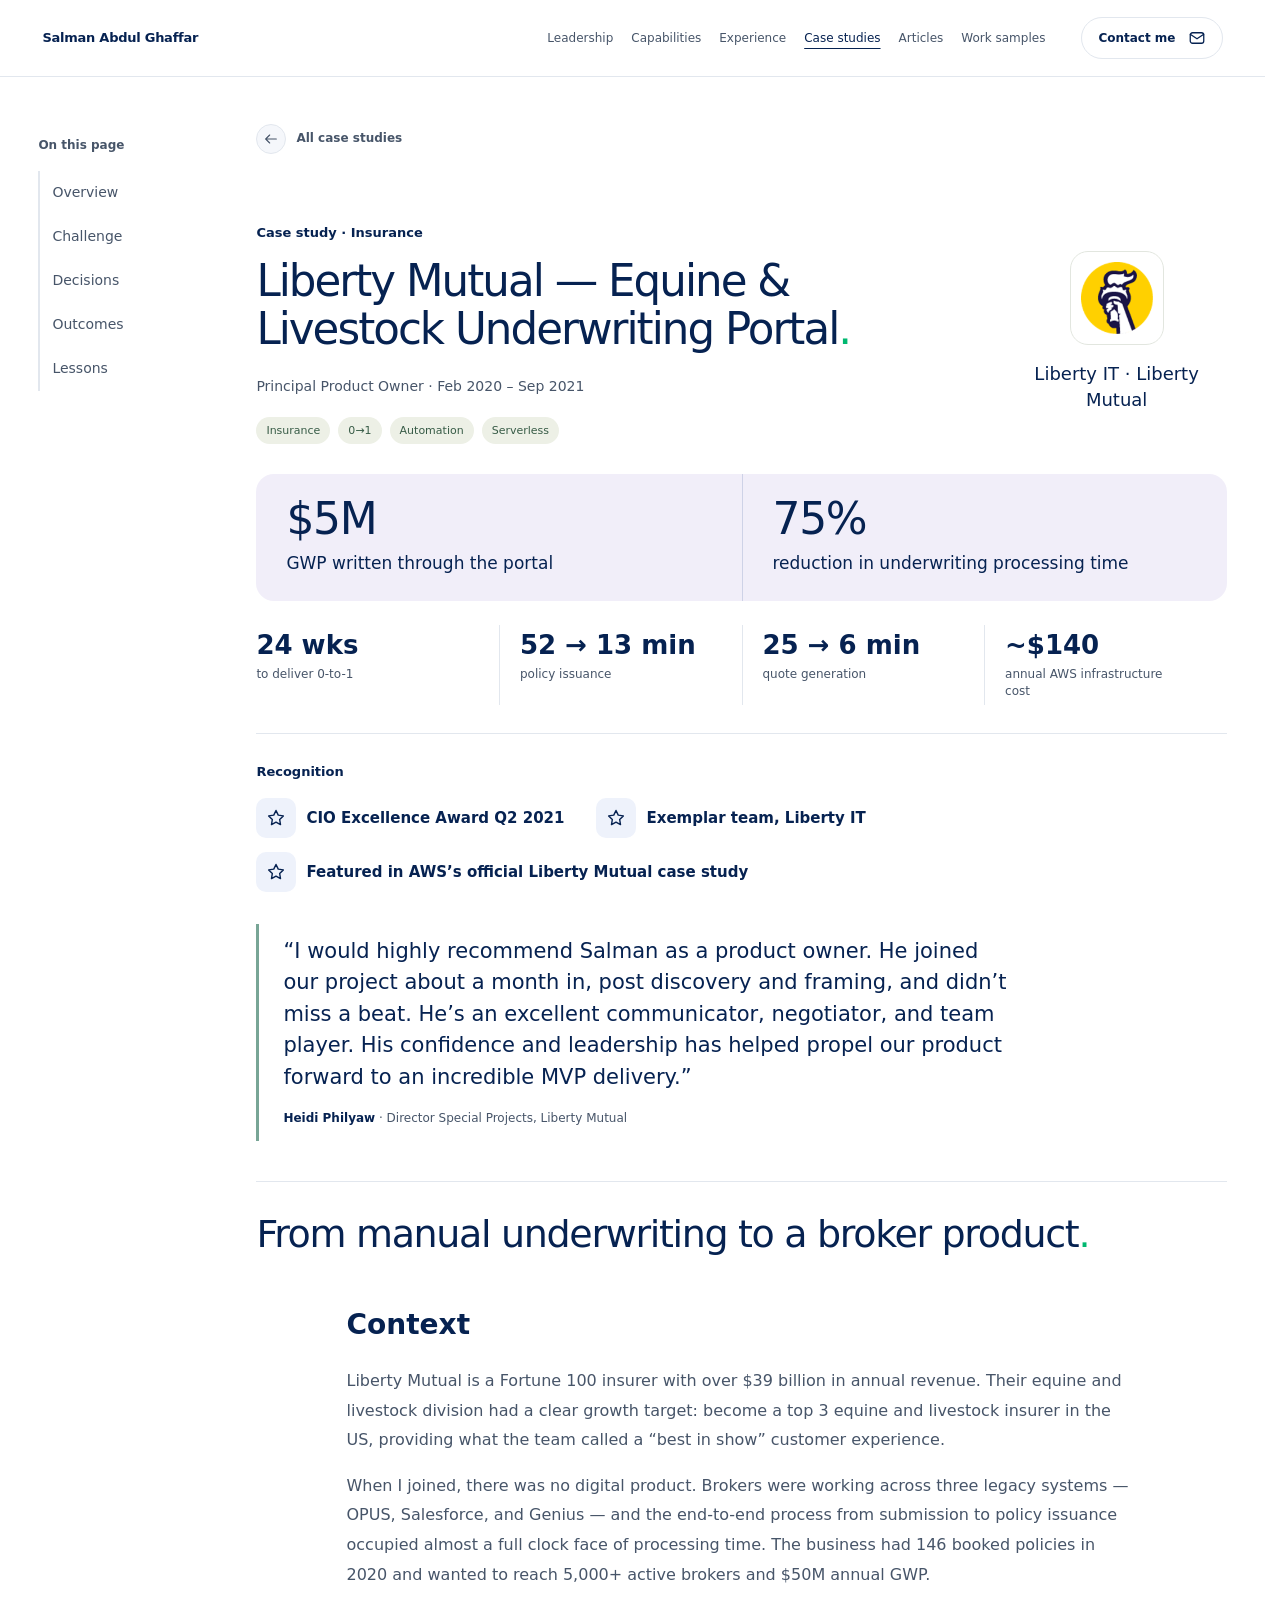
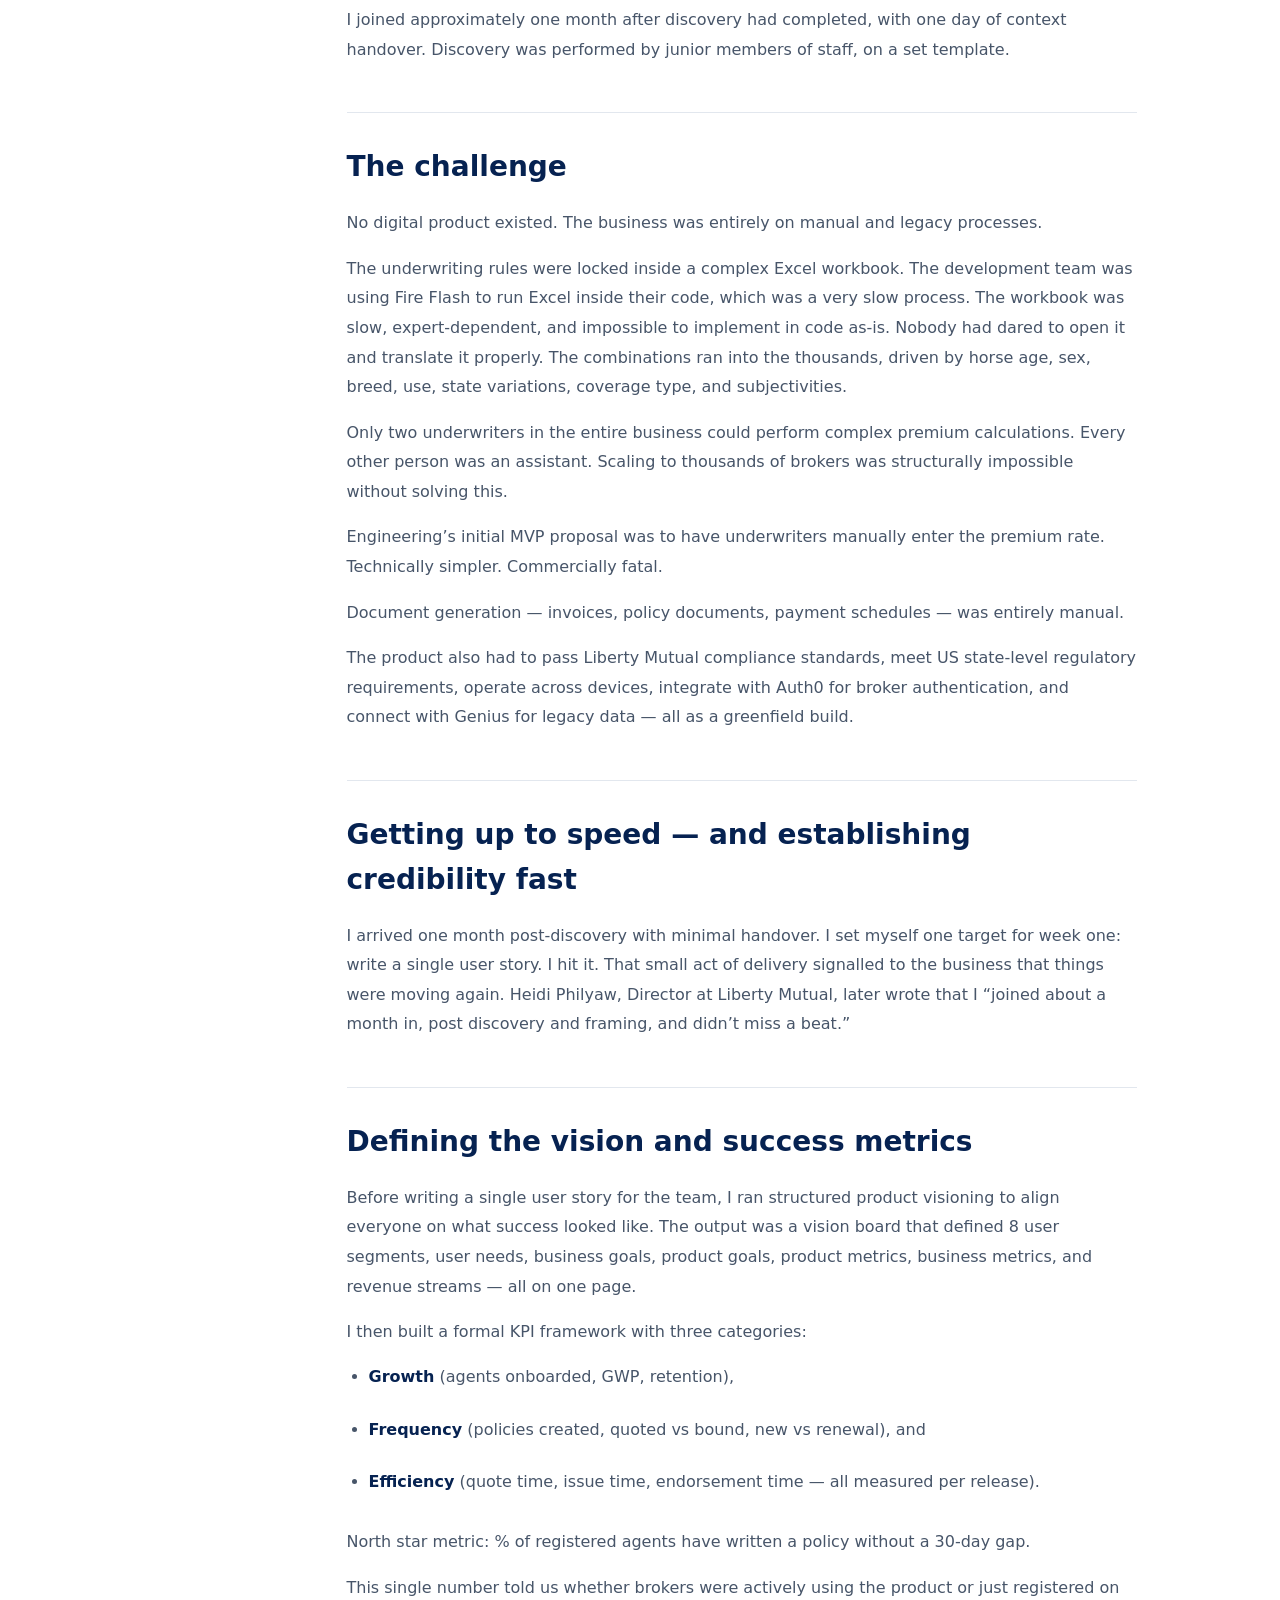
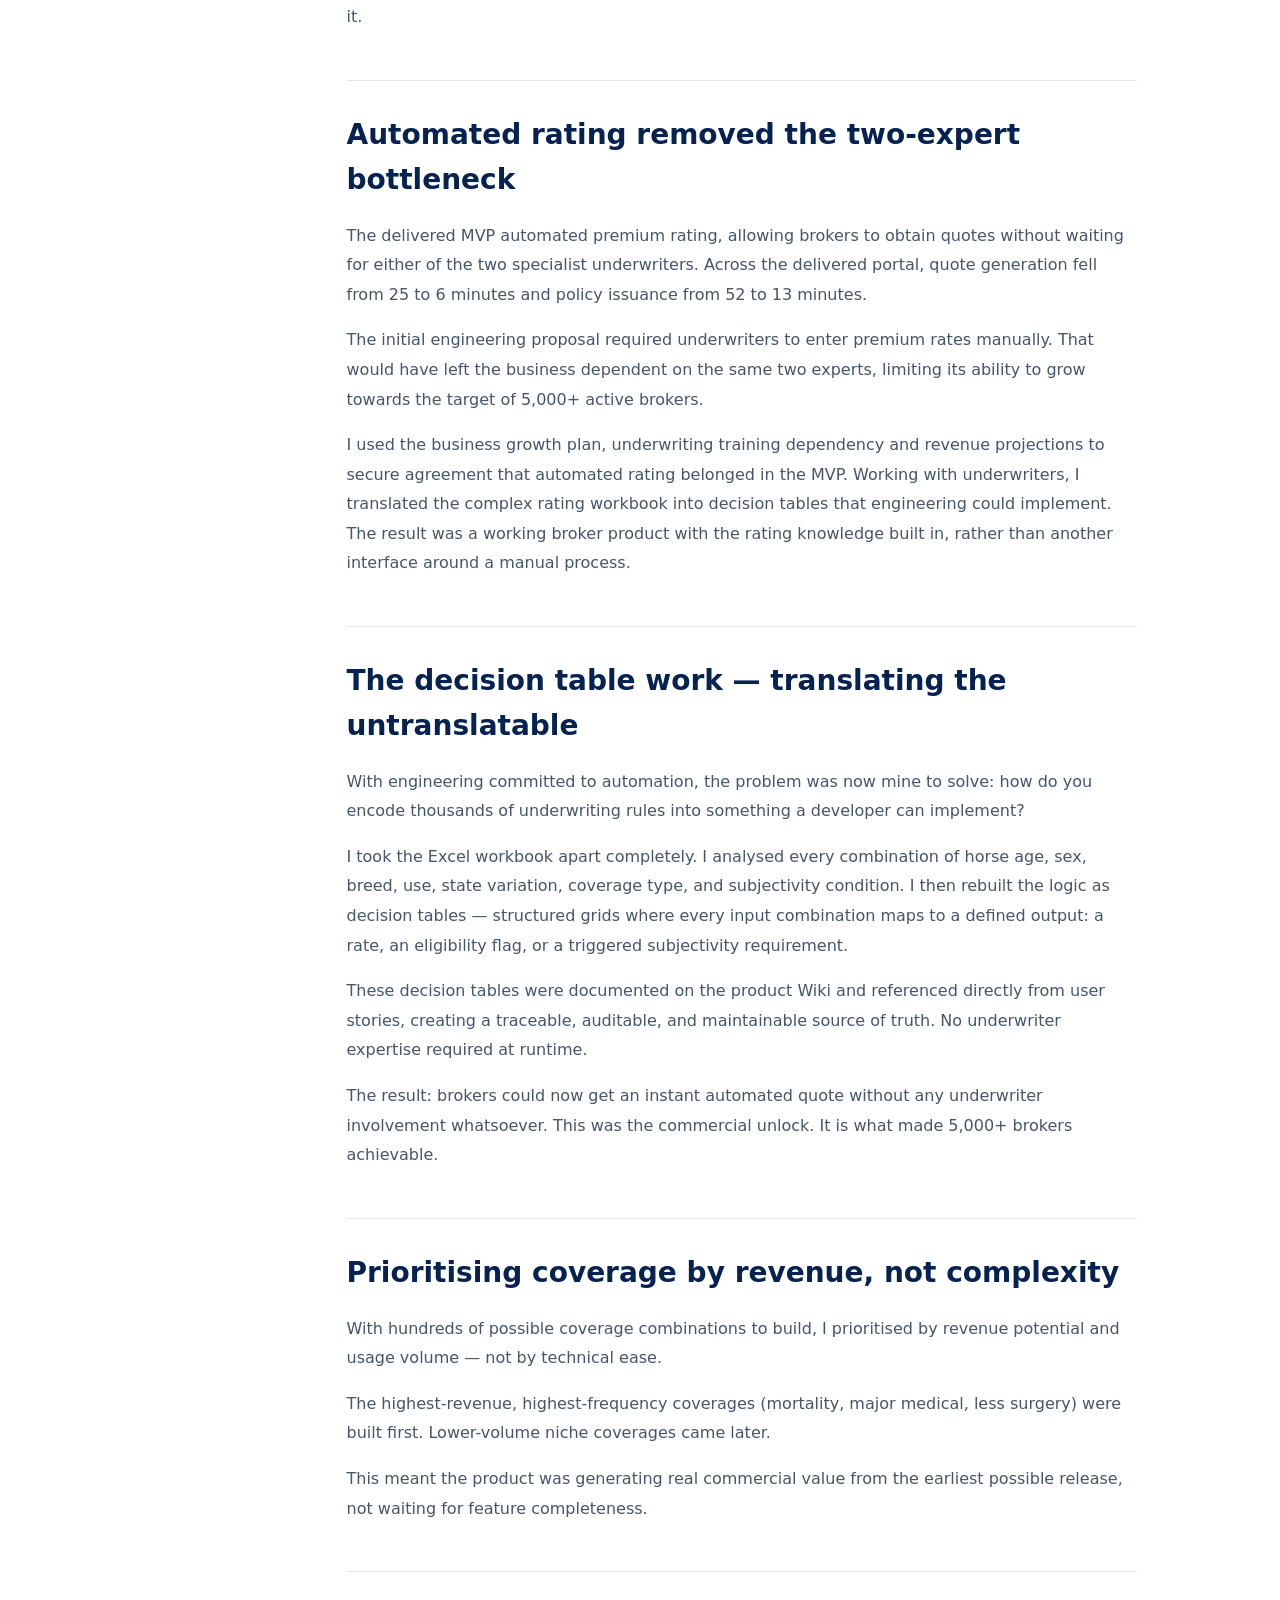
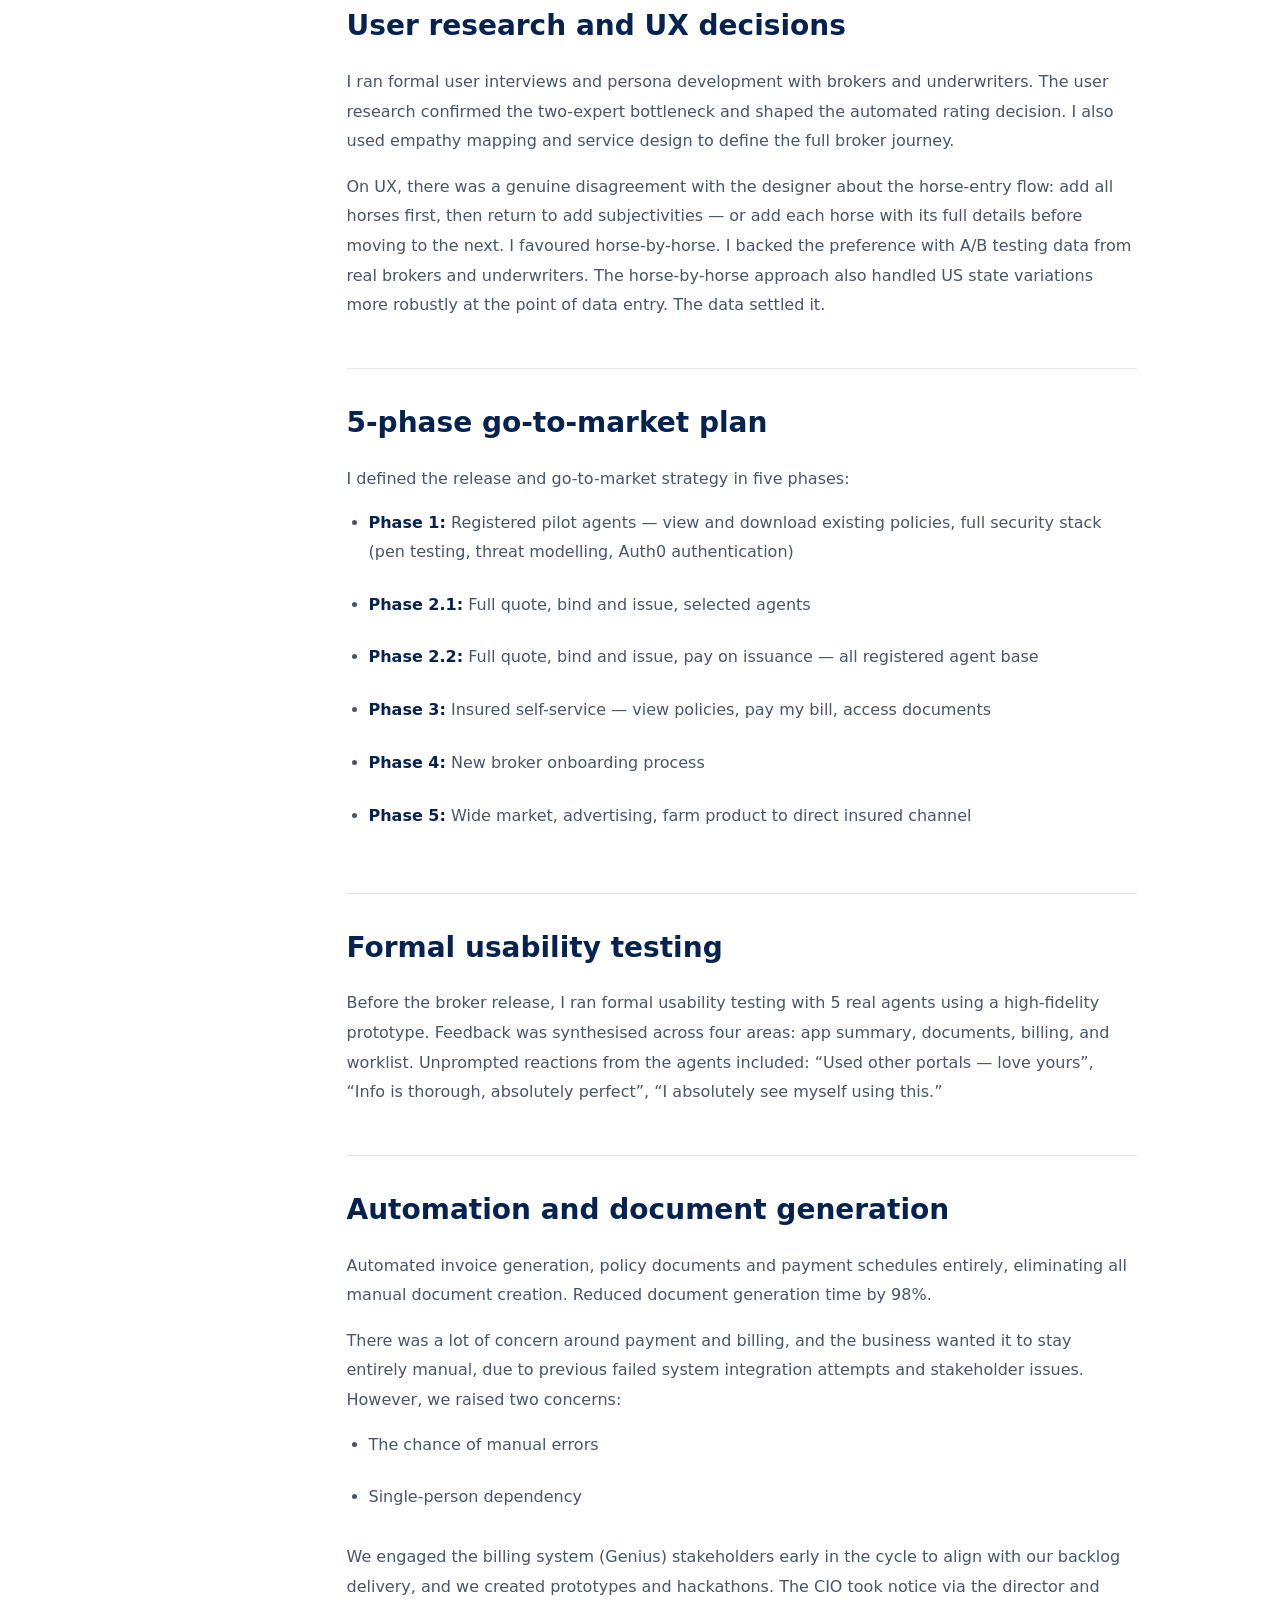
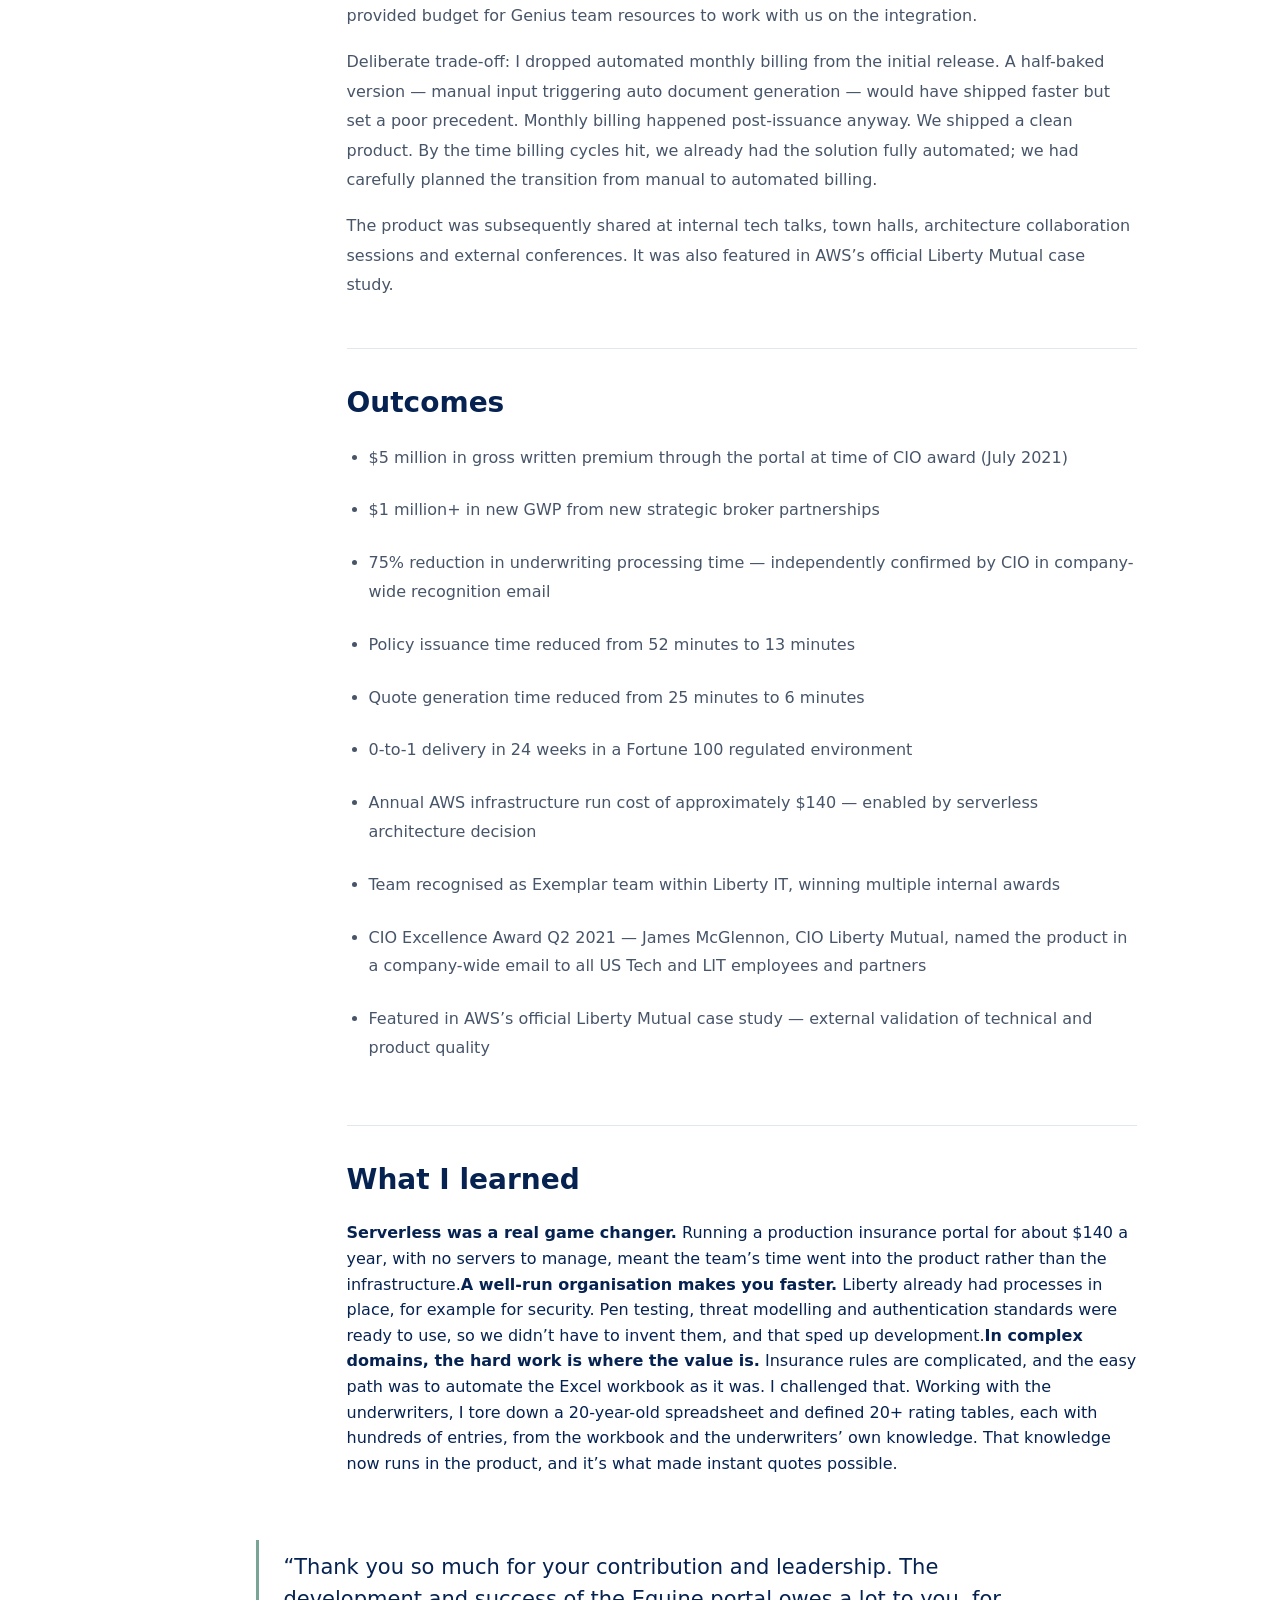
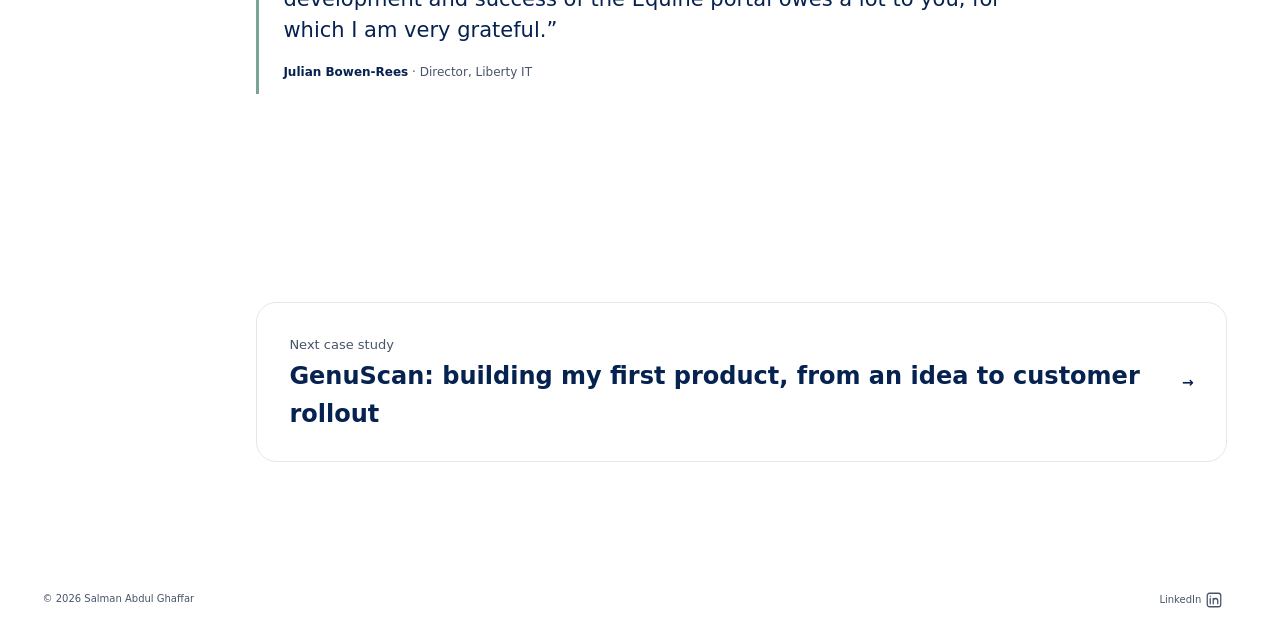
<file: case-liberty-equine.html>
<!doctype html>
<html lang="en"><head>
<meta charset="utf-8"><meta name="viewport" content="width=device-width, initial-scale=1">
<title>Liberty Mutual — Equine &amp; Livestock Underwriting Portal — Salman Abdul Ghaffar</title><meta name="description" content="Building separate equine and livestock underwriting products on a shared platform, with automated rating and a broker journey from application to quote.">
<link rel="canonical" href="https://salman.prodmap.co.uk/case-liberty-equine.html">
<link rel="icon" href="assets/favicon.svg" type="image/svg+xml">
<meta property="og:type" content="article"><meta property="og:site_name" content="Salman Abdul Ghaffar">
<meta property="og:title" content="Liberty Mutual — Equine &amp; Livestock Underwriting Portal — Salman Abdul Ghaffar"><meta property="og:description" content="Building separate equine and livestock underwriting products on a shared platform, with automated rating and a broker journey from application to quote."><meta property="og:url" content="https://salman.prodmap.co.uk/case-liberty-equine.html">
<meta property="og:image" content="https://salman.prodmap.co.uk/assets/og-image.png"><meta property="og:image:alt" content="Salman Abdul Ghaffar — Product leadership">
<meta name="twitter:card" content="summary_large_image"><meta name="twitter:title" content="Liberty Mutual — Equine &amp; Livestock Underwriting Portal — Salman Abdul Ghaffar"><meta name="twitter:description" content="Building separate equine and livestock underwriting products on a shared platform, with automated rating and a broker journey from application to quote."><meta name="twitter:image" content="https://salman.prodmap.co.uk/assets/og-image.png">
<script type="application/ld+json">{"@context":"https://schema.org","@type":"CreativeWork","name":"Liberty Mutual — Equine & Livestock Underwriting Portal","url":"https://salman.prodmap.co.uk/case-liberty-equine.html","description":"Building separate equine and livestock underwriting products on a shared platform, with automated rating and a broker journey from application to quote.","author":{"@type":"Person","name":"Salman Abdul Ghaffar","@id":"https://salman.prodmap.co.uk/#salman"}}</script>
<link rel="stylesheet" href="assets/styles.css"><link rel="stylesheet" href="assets/approach.css"><link rel="stylesheet" href="assets/simplify-c30ff3c432fa.css">
<link rel="stylesheet" href="assets/animator-handoff-3da0fcca8a47.css">

</head><body data-page="case" data-case-id="liberty-equine" data-prerendered="true">
<a class="skip-link" href="#main-content">Skip to content</a><aside class="rail" aria-label="Site navigation"><div class="header-inner"><a class="identity" href="index.html#top" aria-label="Salman Abdul Ghaffar, home"><span class="identity-name">Salman Abdul Ghaffar</span></a><nav aria-label="Main navigation"><a href="index.html#approach" >Leadership</a><a href="specs.html" >Capabilities</a><a href="index.html#changelog" >Experience</a><a href="cases.html" aria-current="page">Case studies</a><a href="articles.html" >Articles</a><a href="gallery-preview.html" >Work samples</a></nav><a class="header-contact" href="index.html#contact">Contact me <svg class="action-icon" viewBox="0 0 24 24" fill="none" stroke="currentColor" stroke-width="1.7" stroke-linecap="round" stroke-linejoin="round" aria-hidden="true" focusable="false"><rect x="3" y="5" width="18" height="14" rx="3"/><path d="m3 7 9 6 9-6"/></svg></a><button class="menu-toggle" aria-label="Open navigation" aria-expanded="false" aria-controls="mobile-menu"><span></span><span></span></button></div><nav id="mobile-menu" class="mobile-menu" aria-label="Mobile navigation" hidden><a href="index.html#approach" >Leadership</a><a href="specs.html" >Capabilities</a><a href="index.html#changelog" >Experience</a><a href="cases.html" aria-current="page">Case studies</a><a href="articles.html" >Articles</a><a href="gallery-preview.html" >Work samples</a><a href="index.html#contact">Contact</a></nav></aside>
<main id="main-content" tabindex="-1">
    <div class="case-reading-layout"><aside class="case-contents" aria-label="Case study contents"><nav class="case-contents-desktop" aria-label="On this page"><p>On this page</p><a class="case-contents-link" href="#case-overview">Overview</a><a class="case-contents-link" href="#case-section-2">Challenge</a><a class="case-contents-link" href="#case-section-5">Decisions</a><a class="case-contents-link" href="#case-section-12">Outcomes</a><a class="case-contents-link" href="#case-section-13">Lessons</a></nav><details class="case-contents-mobile"><summary>On this page</summary><nav aria-label="On this page"><a class="case-contents-link" href="#case-overview">Overview</a><a class="case-contents-link" href="#case-section-2">Challenge</a><a class="case-contents-link" href="#case-section-5">Decisions</a><a class="case-contents-link" href="#case-section-12">Outcomes</a><a class="case-contents-link" href="#case-section-13">Lessons</a></nav></details></aside><div class="case-reading-content">
    <section class="cs2-head liberty-case editorial-case animator-case-overview" id="case-overview" tabindex="-1">
      <div class="wrap">
        <a class="back" href="cases.html"><svg class="action-icon" viewBox="0 0 24 24" fill="none" stroke="currentColor" stroke-width="1.7" stroke-linecap="round" stroke-linejoin="round" aria-hidden="true" focusable="false"><path d="M20 12H4m6-6-6 6 6 6"/></svg> All case studies</a>
        <div class="case-heading-layout"><div class="case-heading-copy">
      <span class="cs2-label">Case study · Insurance</span>
      <h1 class="portfolio-heading">Liberty Mutual — Equine & Livestock Underwriting Portal<span class="heading-stop" aria-hidden="true">.</span></h1>
      <p class="case-role-date">Principal Product Owner · Feb 2020 – Sep 2021</p>
      <div class="tags"><span>Insurance</span><span>0→1</span><span>Automation</span><span>Serverless</span></div>
    </div><div class="case-company-identity">
      <img src="assets/logos/liberty-mutual-rounded-v001.png" alt="">
      <b>Liberty IT · Liberty Mutual</b>
    </div></div>

        <div class="cs2-hero"><div><b>$5M</b><p>GWP written through the portal</p></div><div><b>75%</b><p>reduction in underwriting processing time</p></div></div>
        <div class="cs2-facts"><div><b>24 wks</b><span>to deliver 0-to-1</span></div><div><b>52 → 13 min</b><span>policy issuance</span></div><div><b>25 → 6 min</b><span>quote generation</span></div><div><b>~$140</b><span>annual AWS infrastructure cost</span></div></div>


        <div class="cs2-partners">
          <span class="cs2-label">Recognition</span>
          <div class="cs2-plist"><div class="pp"><i class="rec"><svg class="sp-ico" viewBox="0 0 24 24" fill="none" stroke="currentColor" stroke-width="1.7" stroke-linecap="round" stroke-linejoin="round" aria-hidden="true"><path d="m12 3 2.7 5.6 6.1.9-4.4 4.3 1 6.1L12 17l-5.4 2.9 1-6.1-4.4-4.3 6.1-.9z"/></svg></i><b>CIO Excellence Award Q2 2021</b></div><div class="pp"><i class="rec"><svg class="sp-ico" viewBox="0 0 24 24" fill="none" stroke="currentColor" stroke-width="1.7" stroke-linecap="round" stroke-linejoin="round" aria-hidden="true"><path d="m12 3 2.7 5.6 6.1.9-4.4 4.3 1 6.1L12 17l-5.4 2.9 1-6.1-4.4-4.3 6.1-.9z"/></svg></i><b>Exemplar team, Liberty IT</b></div><div class="pp"><i class="rec"><svg class="sp-ico" viewBox="0 0 24 24" fill="none" stroke="currentColor" stroke-width="1.7" stroke-linecap="round" stroke-linejoin="round" aria-hidden="true"><path d="m12 3 2.7 5.6 6.1.9-4.4 4.3 1 6.1L12 17l-5.4 2.9 1-6.1-4.4-4.3 6.1-.9z"/></svg></i><b>Featured in AWS’s official Liberty Mutual case study</b></div></div>
        </div>

        <figure class="cs2-quote">
          <blockquote>“I would highly recommend Salman as a product owner. He joined our project about a month in, post discovery and framing, and didn’t miss a beat. He’s an excellent communicator, negotiator, and team player. His confidence and leadership has helped propel our product forward to an incredible MVP delivery.”</blockquote>
          <figcaption><b>Heidi Philyaw</b> · Director Special Projects, Liberty Mutual</figcaption>
        </figure>
      </div>
    </section>
    <section class="cs2-story-sec liberty-case editorial-case">
      <div class="wrap">
        <div class="cs2-story-head">
          <h2 class="portfolio-heading">From manual underwriting to a broker product<span class="heading-stop" aria-hidden="true">.</span></h2>

        </div>
        <div class="cs2-story is-open" id="cs2-story"><div>
          <div class="cs2-steps">

              <article class="cs2-step" id="case-section-1" tabindex="-1">
                <span class="cs2-ic"><svg class="sp-ico" viewBox="0 0 24 24" fill="none" stroke="currentColor" stroke-width="1.7" stroke-linecap="round" stroke-linejoin="round" aria-hidden="true"><path d="M5 21V4h11l-2 4 2 4H5"/></svg></span>
                <h3>Context</h3>
                <p>Liberty Mutual is a Fortune 100 insurer with over $39 billion in annual revenue. Their equine and livestock division had a clear growth target: become a top 3 equine and livestock insurer in the US, providing what the team called a “best in show” customer experience.</p><p>When I joined, there was no digital product. Brokers were working across three legacy systems — OPUS, Salesforce, and Genius — and the end-to-end process from submission to policy issuance occupied almost a full clock face of processing time. The business had 146 booked policies in 2020 and wanted to reach 5,000+ active brokers and $50M annual GWP.</p><p>I joined approximately one month after discovery had completed, with one day of context handover. Discovery was performed by junior members of staff, on a set template.</p>
              </article>
              <article class="cs2-step" id="case-section-2" tabindex="-1">
                <span class="cs2-ic"><svg class="sp-ico" viewBox="0 0 24 24" fill="none" stroke="currentColor" stroke-width="1.7" stroke-linecap="round" stroke-linejoin="round" aria-hidden="true"><circle cx="12" cy="12" r="9"/><path d="m15.5 8.5-2 5-5 2 2-5z"/></svg></span>
                <h3>The challenge</h3>
                <p>No digital product existed. The business was entirely on manual and legacy processes.</p><p>The underwriting rules were locked inside a complex Excel workbook. The development team was using Fire Flash to run Excel inside their code, which was a very slow process. The workbook was slow, expert-dependent, and impossible to implement in code as-is. Nobody had dared to open it and translate it properly. The combinations ran into the thousands, driven by horse age, sex, breed, use, state variations, coverage type, and subjectivities.</p><p>Only two underwriters in the entire business could perform complex premium calculations. Every other person was an assistant. Scaling to thousands of brokers was structurally impossible without solving this.</p><p>Engineering’s initial MVP proposal was to have underwriters manually enter the premium rate. Technically simpler. Commercially fatal.</p><p>Document generation — invoices, policy documents, payment schedules — was entirely manual.</p><p>The product also had to pass Liberty Mutual compliance standards, meet US state-level regulatory requirements, operate across devices, integrate with Auth0 for broker authentication, and connect with Genius for legacy data — all as a greenfield build.</p>
              </article>
              <article class="cs2-step" id="case-section-3" tabindex="-1">
                <span class="cs2-ic"><svg class="sp-ico" viewBox="0 0 24 24" fill="none" stroke="currentColor" stroke-width="1.7" stroke-linecap="round" stroke-linejoin="round" aria-hidden="true"><path d="M13 3 5 13h6l-1 8 8-10h-6l1-8Z"/></svg></span>
                <h3>Getting up to speed — and establishing credibility fast</h3>
                <p>I arrived one month post-discovery with minimal handover. I set myself one target for week one: write a single user story. I hit it. That small act of delivery signalled to the business that things were moving again. Heidi Philyaw, Director at Liberty Mutual, later wrote that I “joined about a month in, post discovery and framing, and didn’t miss a beat.”</p>
              </article>
              <article class="cs2-step" id="case-section-4" tabindex="-1">
                <span class="cs2-ic"><svg class="sp-ico" viewBox="0 0 24 24" fill="none" stroke="currentColor" stroke-width="1.7" stroke-linecap="round" stroke-linejoin="round" aria-hidden="true"><path d="m12 3 2.7 5.6 6.1.9-4.4 4.3 1 6.1L12 17l-5.4 2.9 1-6.1-4.4-4.3 6.1-.9z"/></svg></span>
                <h3>Defining the vision and success metrics</h3>
                <p>Before writing a single user story for the team, I ran structured product visioning to align everyone on what success looked like. The output was a vision board that defined 8 user segments, user needs, business goals, product goals, product metrics, business metrics, and revenue streams — all on one page.</p><p>I then built a formal KPI framework with three categories:</p><ul class="cs-list"><li><b>Growth</b> (agents onboarded, GWP, retention),</li><li><b>Frequency</b> (policies created, quoted vs bound, new vs renewal), and</li><li><b>Efficiency</b> (quote time, issue time, endorsement time — all measured per release).</li></ul><p>North star metric: % of registered agents have written a policy without a 30-day gap.</p><p>This single number told us whether brokers were actively using the product or just registered on it.</p>
              </article>
              <article class="cs2-step" id="case-section-5" tabindex="-1">
                <span class="cs2-ic"><svg class="sp-ico" viewBox="0 0 24 24" fill="none" stroke="currentColor" stroke-width="1.7" stroke-linecap="round" stroke-linejoin="round" aria-hidden="true"><path d="M12 3 4 6v6c0 4.5 3.4 8.3 8 9 4.6-.7 8-4.5 8-9V6l-8-3Z"/><path d="m9 12 2 2 4-4"/></svg></span>
                <h3>Automated rating removed the two-expert bottleneck</h3>
                <p>The delivered MVP automated premium rating, allowing brokers to obtain quotes without waiting for either of the two specialist underwriters. Across the delivered portal, quote generation fell from 25 to 6 minutes and policy issuance from 52 to 13 minutes.</p><p>The initial engineering proposal required underwriters to enter premium rates manually. That would have left the business dependent on the same two experts, limiting its ability to grow towards the target of 5,000+ active brokers.</p><p>I used the business growth plan, underwriting training dependency and revenue projections to secure agreement that automated rating belonged in the MVP. Working with underwriters, I translated the complex rating workbook into decision tables that engineering could implement. The result was a working broker product with the rating knowledge built in, rather than another interface around a manual process.</p>
              </article>
              <article class="cs2-step" id="case-section-6" tabindex="-1">
                <span class="cs2-ic"><svg class="sp-ico" viewBox="0 0 24 24" fill="none" stroke="currentColor" stroke-width="1.7" stroke-linecap="round" stroke-linejoin="round" aria-hidden="true"><path d="M12 3 3 8l9 5 9-5-9-5Z"/><path d="m3 13 9 5 9-5"/></svg></span>
                <h3>The decision table work — translating the untranslatable</h3>
                <p>With engineering committed to automation, the problem was now mine to solve: how do you encode thousands of underwriting rules into something a developer can implement?</p><p>I took the Excel workbook apart completely. I analysed every combination of horse age, sex, breed, use, state variation, coverage type, and subjectivity condition. I then rebuilt the logic as decision tables — structured grids where every input combination maps to a defined output: a rate, an eligibility flag, or a triggered subjectivity requirement.</p><p>These decision tables were documented on the product Wiki and referenced directly from user stories, creating a traceable, auditable, and maintainable source of truth. No underwriter expertise required at runtime.</p><p>The result: brokers could now get an instant automated quote without any underwriter involvement whatsoever. This was the commercial unlock. It is what made 5,000+ brokers achievable.</p>
              </article>
              <article class="cs2-step" id="case-section-7" tabindex="-1">
                <span class="cs2-ic"><svg class="sp-ico" viewBox="0 0 24 24" fill="none" stroke="currentColor" stroke-width="1.7" stroke-linecap="round" stroke-linejoin="round" aria-hidden="true"><path d="M4 20V10M10 20V4M16 20v-7M22 20H2"/></svg></span>
                <h3>Prioritising coverage by revenue, not complexity</h3>
                <p>With hundreds of possible coverage combinations to build, I prioritised by revenue potential and usage volume — not by technical ease.</p><p>The highest-revenue, highest-frequency coverages (mortality, major medical, less surgery) were built first. Lower-volume niche coverages came later.</p><p>This meant the product was generating real commercial value from the earliest possible release, not waiting for feature completeness.</p>
              </article>
              <article class="cs2-step" id="case-section-8" tabindex="-1">
                <span class="cs2-ic"><svg class="sp-ico" viewBox="0 0 24 24" fill="none" stroke="currentColor" stroke-width="1.7" stroke-linecap="round" stroke-linejoin="round" aria-hidden="true"><circle cx="9" cy="8" r="3"/><path d="M3 20c0-3.3 2.7-6 6-6s6 2.7 6 6"/><circle cx="17" cy="9" r="2.5"/><path d="M15.5 14.2A5 5 0 0 1 21 19"/></svg></span>
                <h3>User research and UX decisions</h3>
                <p>I ran formal user interviews and persona development with brokers and underwriters. The user research confirmed the two-expert bottleneck and shaped the automated rating decision. I also used empathy mapping and service design to define the full broker journey.</p><p>On UX, there was a genuine disagreement with the designer about the horse-entry flow: add all horses first, then return to add subjectivities — or add each horse with its full details before moving to the next. I favoured horse-by-horse. I backed the preference with A/B testing data from real brokers and underwriters. The horse-by-horse approach also handled US state variations more robustly at the point of data entry. The data settled it.</p>
              </article>
              <article class="cs2-step" id="case-section-9" tabindex="-1">
                <span class="cs2-ic"><svg class="sp-ico" viewBox="0 0 24 24" fill="none" stroke="currentColor" stroke-width="1.7" stroke-linecap="round" stroke-linejoin="round" aria-hidden="true"><rect x="3" y="4" width="18" height="16" rx="2"/><path d="M9 4v16M15 4v16"/></svg></span>
                <h3>5-phase go-to-market plan</h3>
                <p>I defined the release and go-to-market strategy in five phases:</p><ul class="cs-list"><li><b>Phase 1:</b> Registered pilot agents — view and download existing policies, full security stack (pen testing, threat modelling, Auth0 authentication)</li><li><b>Phase 2.1:</b> Full quote, bind and issue, selected agents</li><li><b>Phase 2.2:</b> Full quote, bind and issue, pay on issuance — all registered agent base</li><li><b>Phase 3:</b> Insured self-service — view policies, pay my bill, access documents</li><li><b>Phase 4:</b> New broker onboarding process</li><li><b>Phase 5:</b> Wide market, advertising, farm product to direct insured channel</li></ul>
              </article>
              <article class="cs2-step" id="case-section-10" tabindex="-1">
                <span class="cs2-ic"><svg class="sp-ico" viewBox="0 0 24 24" fill="none" stroke="currentColor" stroke-width="1.7" stroke-linecap="round" stroke-linejoin="round" aria-hidden="true"><path d="M14 3H6v18h12V7l-4-4Z"/><path d="M14 3v4h4M9 13h6M9 17h6"/></svg></span>
                <h3>Formal usability testing</h3>
                <p>Before the broker release, I ran formal usability testing with 5 real agents using a high-fidelity prototype. Feedback was synthesised across four areas: app summary, documents, billing, and worklist. Unprompted reactions from the agents included: “Used other portals — love yours”, “Info is thorough, absolutely perfect”, “I absolutely see myself using this.”</p>
              </article>
              <article class="cs2-step" id="case-section-11" tabindex="-1">
                <span class="cs2-ic"><svg class="sp-ico" viewBox="0 0 24 24" fill="none" stroke="currentColor" stroke-width="1.7" stroke-linecap="round" stroke-linejoin="round" aria-hidden="true"><path d="M12 5v14M5 12h14"/></svg></span>
                <h3>Automation and document generation</h3>
                <p>Automated invoice generation, policy documents and payment schedules entirely, eliminating all manual document creation. Reduced document generation time by 98%.</p><p>There was a lot of concern around payment and billing, and the business wanted it to stay entirely manual, due to previous failed system integration attempts and stakeholder issues. However, we raised two concerns:</p><ul class="cs-list"><li>The chance of manual errors</li><li>Single-person dependency</li></ul><p>We engaged the billing system (Genius) stakeholders early in the cycle to align with our backlog delivery, and we created prototypes and hackathons. The CIO took notice via the director and provided budget for Genius team resources to work with us on the integration.</p><p>Deliberate trade-off: I dropped automated monthly billing from the initial release. A half-baked version — manual input triggering auto document generation — would have shipped faster but set a poor precedent. Monthly billing happened post-issuance anyway. We shipped a clean product. By the time billing cycles hit, we already had the solution fully automated; we had carefully planned the transition from manual to automated billing.</p><p>The product was subsequently shared at internal tech talks, town halls, architecture collaboration sessions and external conferences. It was also featured in AWS’s official Liberty Mutual case study.</p>
              </article>
              <article class="cs2-step" id="case-section-12" tabindex="-1">
                <span class="cs2-ic"><svg class="sp-ico" viewBox="0 0 24 24" fill="none" stroke="currentColor" stroke-width="1.7" stroke-linecap="round" stroke-linejoin="round" aria-hidden="true"><path d="M4 20V10M10 20V4M16 20v-7M22 20H2"/></svg></span>
                <h3>Outcomes</h3>
                <ul class="cs-list"><li>$5 million in gross written premium through the portal at time of CIO award (July 2021)</li><li>$1 million+ in new GWP from new strategic broker partnerships</li><li>75% reduction in underwriting processing time — independently confirmed by CIO in company-wide recognition email</li><li>Policy issuance time reduced from 52 minutes to 13 minutes</li><li>Quote generation time reduced from 25 minutes to 6 minutes</li><li>0-to-1 delivery in 24 weeks in a Fortune 100 regulated environment</li><li>Annual AWS infrastructure run cost of approximately $140 — enabled by serverless architecture decision</li><li>Team recognised as Exemplar team within Liberty IT, winning multiple internal awards</li><li>CIO Excellence Award Q2 2021 — James McGlennon, CIO Liberty Mutual, named the product in a company-wide email to all US Tech and LIT employees and partners</li><li>Featured in AWS’s official Liberty Mutual case study — external validation of technical and product quality</li></ul>
              </article>
              <article class="cs2-step" id="case-section-13" tabindex="-1">
                <span class="cs2-ic"><svg class="sp-ico" viewBox="0 0 24 24" fill="none" stroke="currentColor" stroke-width="1.7" stroke-linecap="round" stroke-linejoin="round" aria-hidden="true"><path d="m12 3 2.7 5.6 6.1.9-4.4 4.3 1 6.1L12 17l-5.4 2.9 1-6.1-4.4-4.3 6.1-.9z"/></svg></span>
                <h3>What I learned</h3>
                <b>Serverless was a real game changer.</b> Running a production insurance portal for about $140 a year, with no servers to manage, meant the team’s time went into the product rather than the infrastructure.<b>A well-run organisation makes you faster.</b> Liberty already had processes in place, for example for security. Pen testing, threat modelling and authentication standards were ready to use, so we didn’t have to invent them, and that sped up development.<b>In complex domains, the hard work is where the value is.</b> Insurance rules are complicated, and the easy path was to automate the Excel workbook as it was. I challenged that. Working with the underwriters, I tore down a 20-year-old spreadsheet and defined 20+ rating tables, each with hundreds of entries, from the workbook and the underwriters’ own knowledge. That knowledge now runs in the product, and it’s what made instant quotes possible.
              </article>
          </div>

          <figure class="cs2-quote">
            <blockquote>“Thank you so much for your contribution and leadership. The development and success of the Equine portal owes a lot to you, for which I am very grateful.”</blockquote>
            <figcaption><b>Julian Bowen-Rees</b> · Director, Liberty IT</figcaption>
          </figure>
        </div></div>
      </div>
    </section>

    <section class="contact">
      <div class="wrap">
        <a class="cs-next" href="case-copyrite-genuscan.html"><div><span class="mono" style="color:var(--muted)">Next case study</span><b>GenuScan: building my first product, from an idea to customer rollout</b></div><span class="more"></span></a>
      </div>
    </section></div></div><footer><span>© 2026 Salman Abdul Ghaffar</span><a href="https://www.linkedin.com/in/pmsalman/" target="_blank" rel="noopener">LinkedIn <svg class="action-icon" viewBox="0 0 24 24" fill="none" stroke="currentColor" stroke-width="1.7" stroke-linecap="round" stroke-linejoin="round" aria-hidden="true" focusable="false"><rect x="3" y="3" width="18" height="18" rx="3"/><path d="M7 10v7m0-10v.01M11 17v-7m0 3c0-4 6-4 6 0v4"/></svg></a></footer></main><noscript><style>.reveal{opacity:1!important;transform:none!important}.career-group[hidden]{display:block!important}.career-journey-interactive button,.menu-toggle,.cs2-toggle{display:none!important}.mobile-menu[hidden]{display:block!important}</style></noscript>
<script src="content/site.js"></script><script src="assets/site-4909d84cf97a.js"></script>
</body></html>
</file>
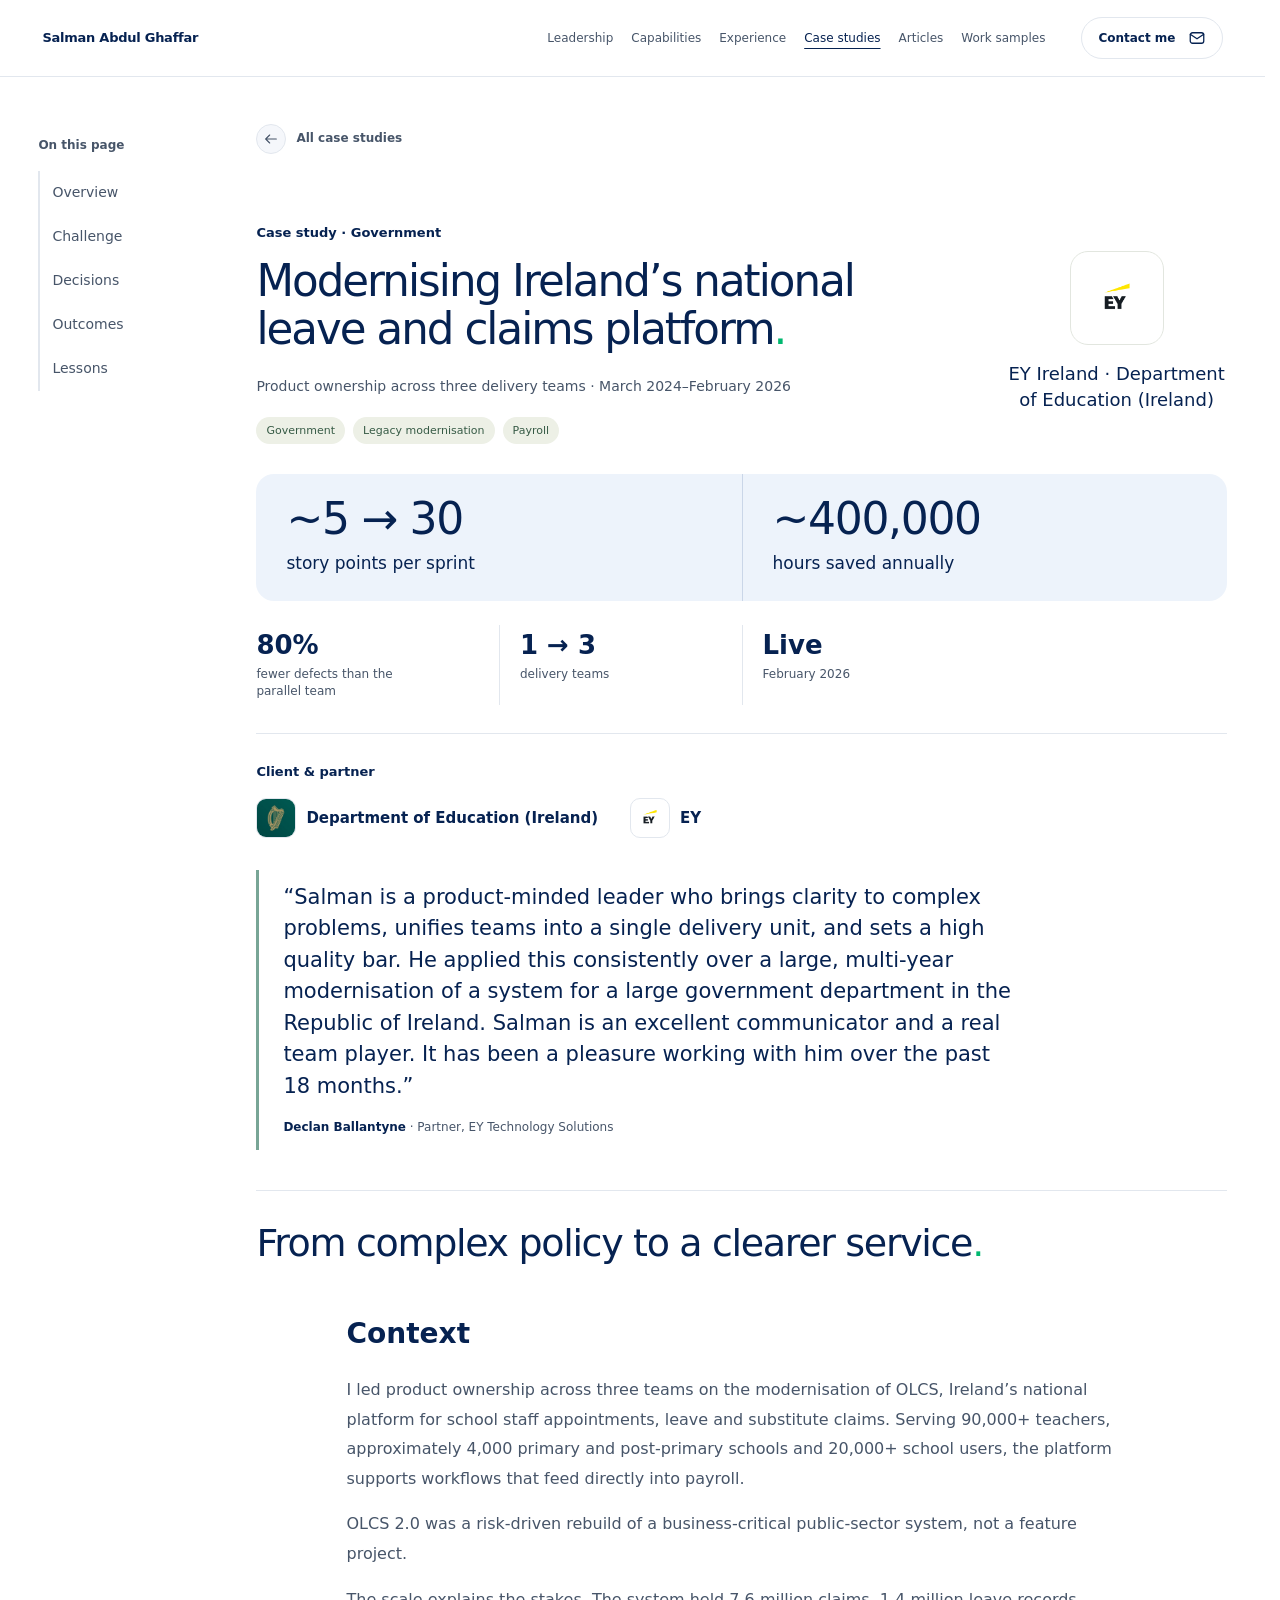
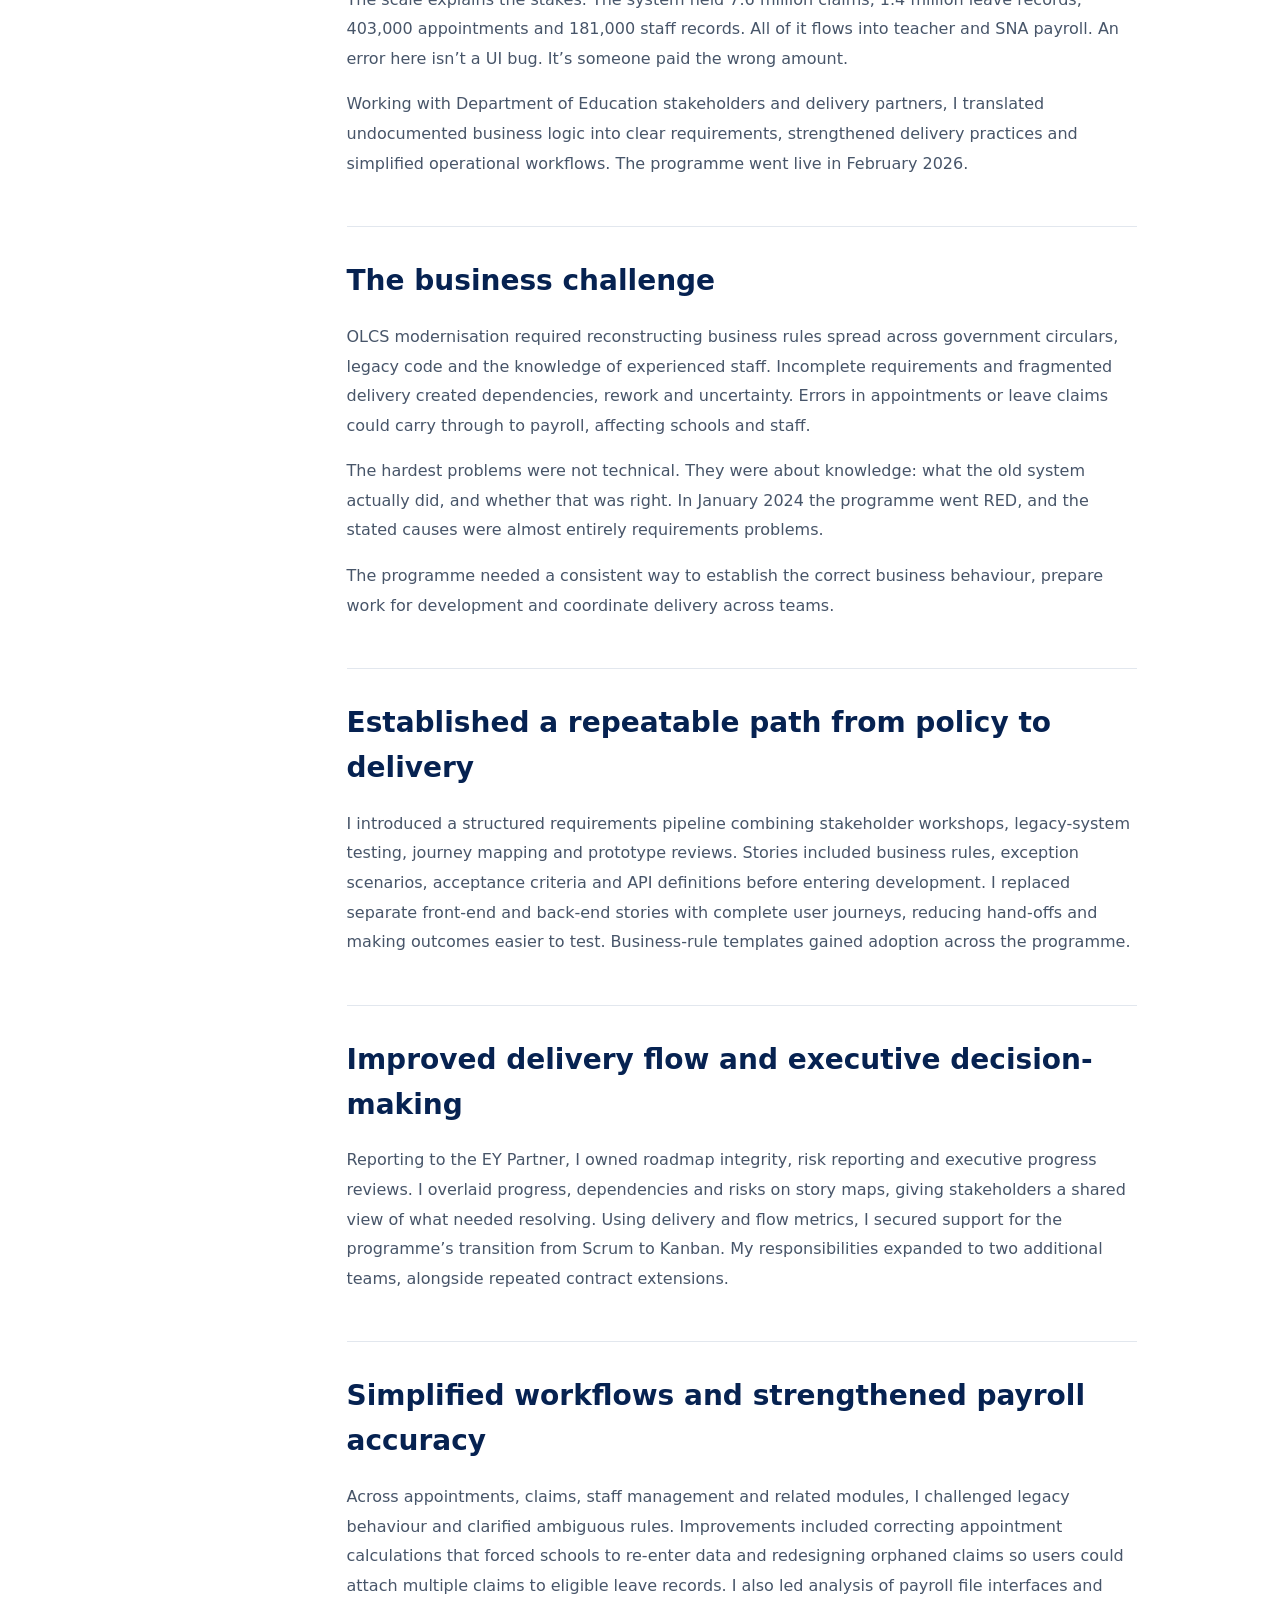
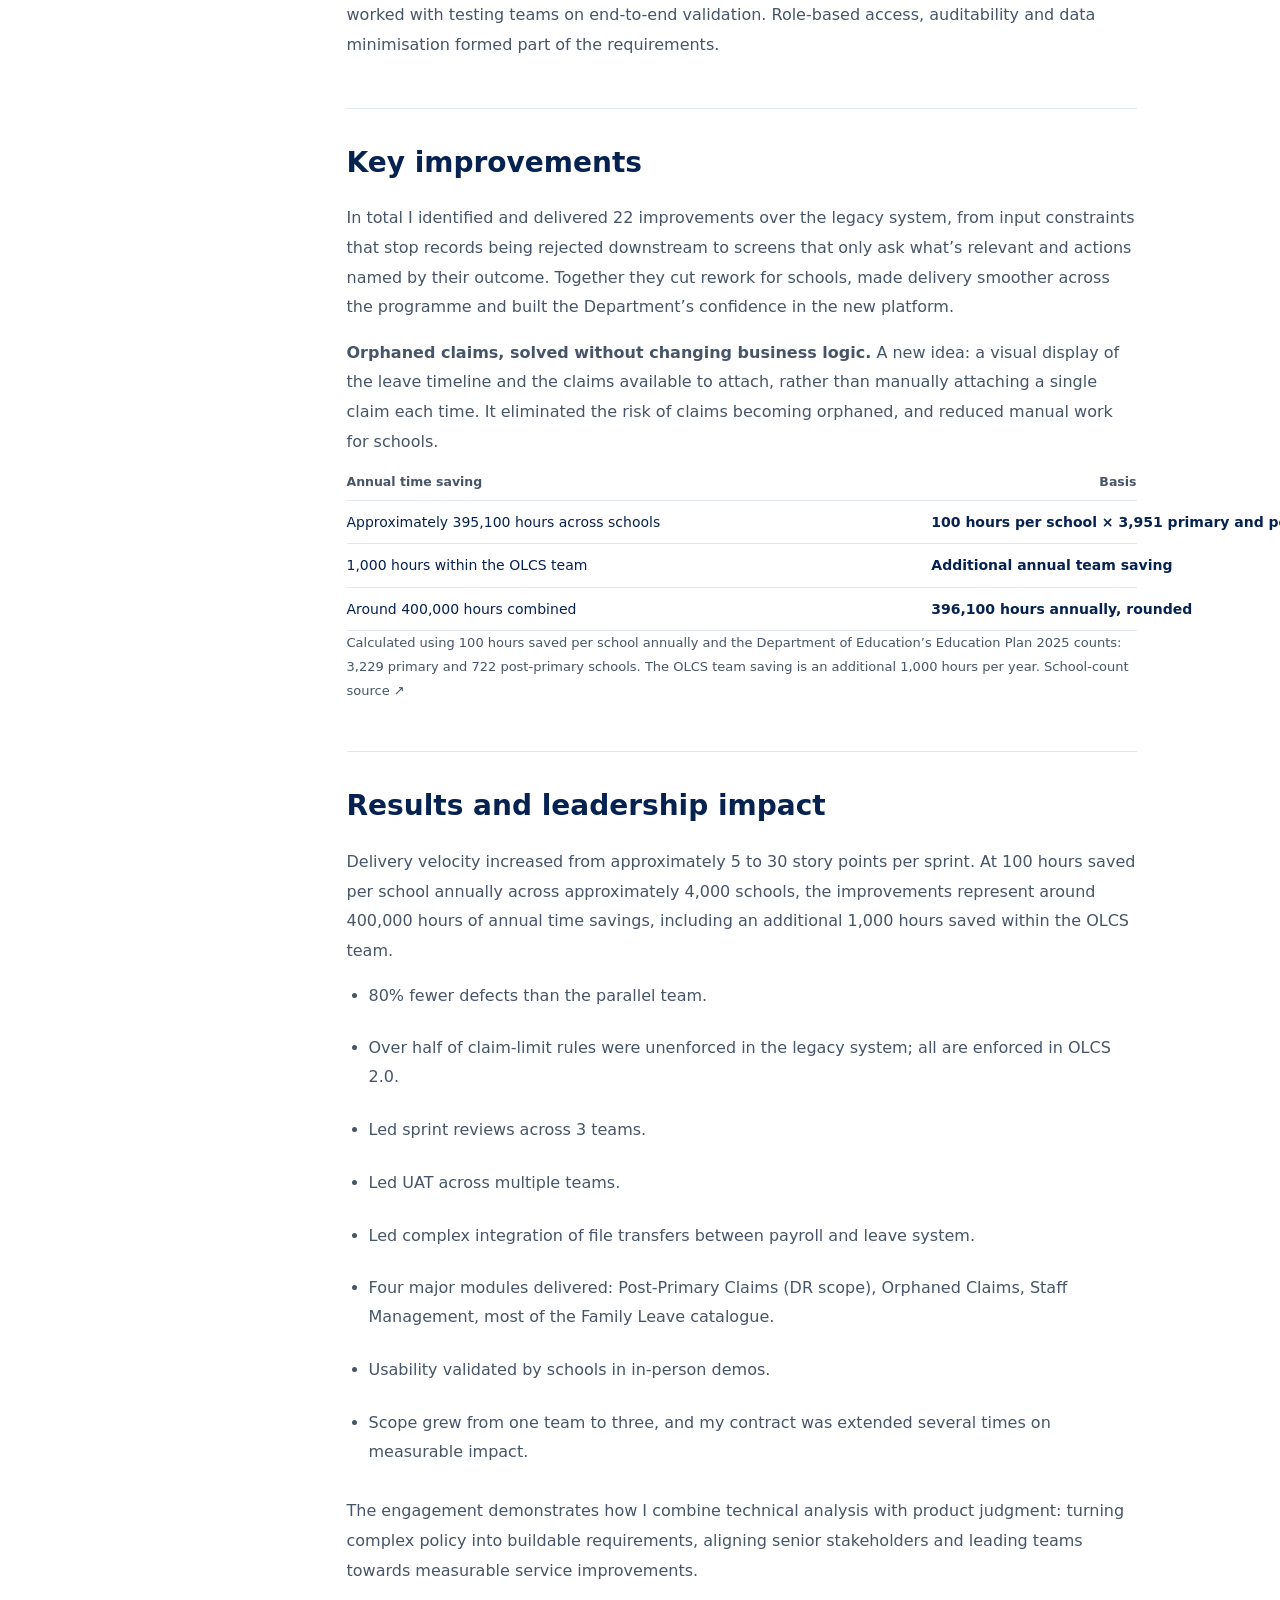
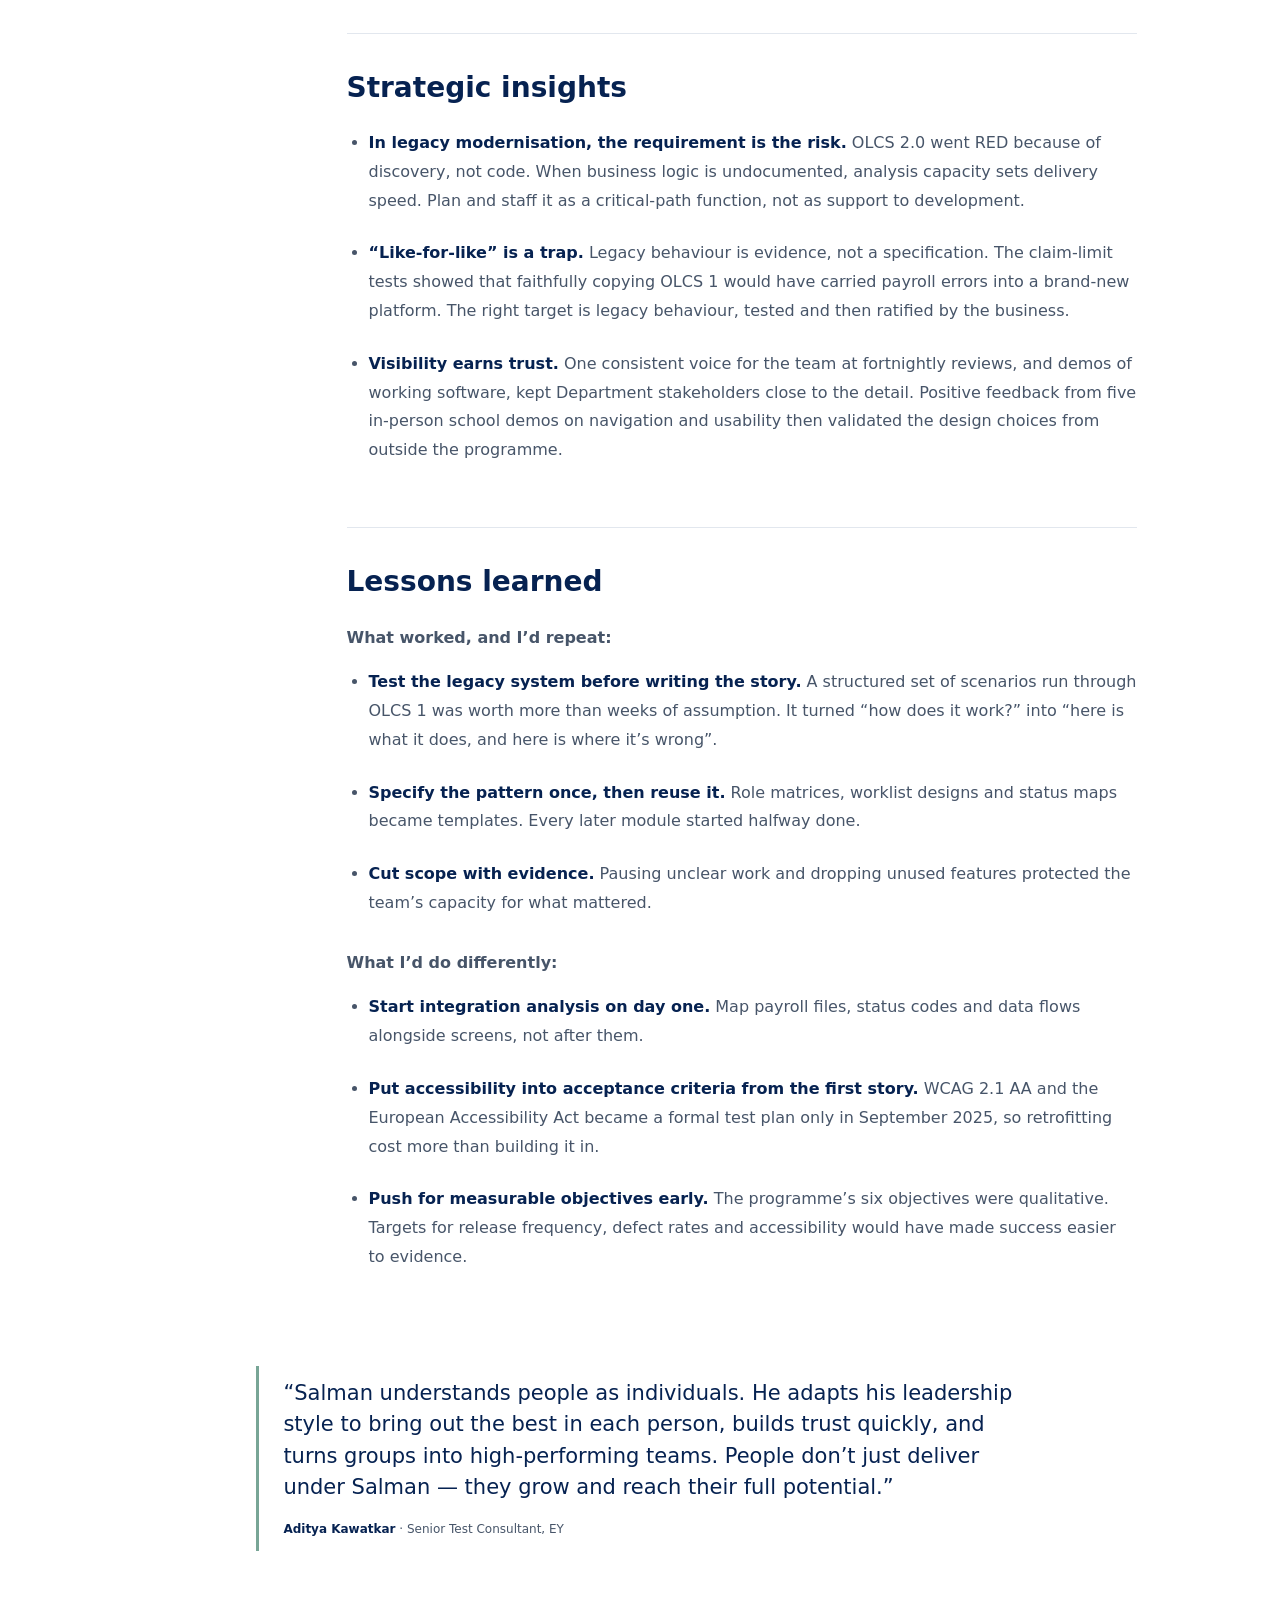
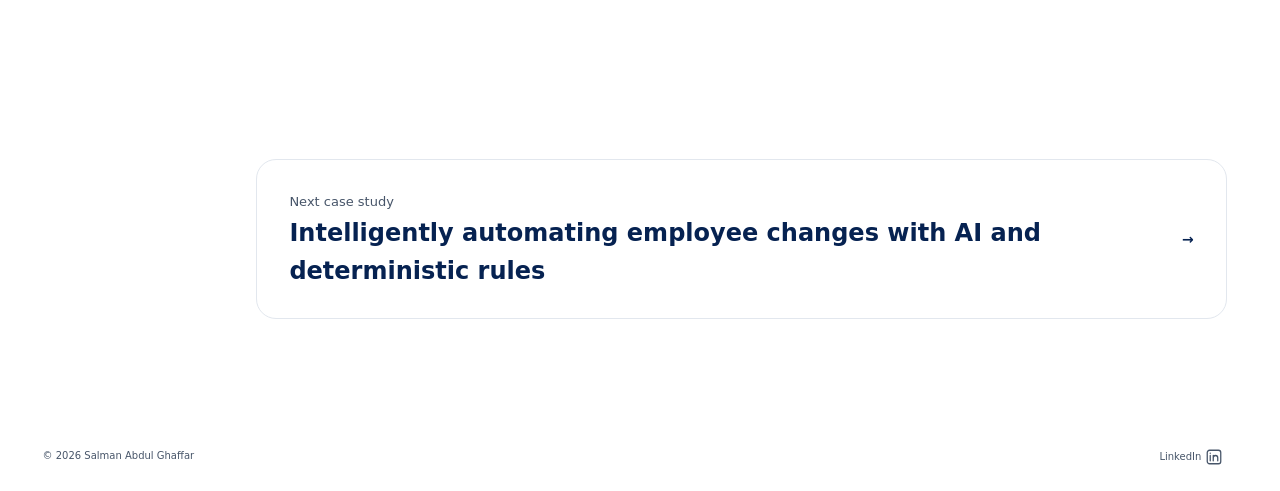
<file: case-olcs.html>
<!doctype html>
<html lang="en"><head>
<meta charset="utf-8"><meta name="viewport" content="width=device-width, initial-scale=1">
<title>Modernising Ireland’s national leave and claims platform — Salman Abdul Ghaffar</title><meta name="description" content="Leading three teams to modernise Ireland’s national school staff leave and claims platform, simplifying workflows and improving payroll accuracy.">
<link rel="canonical" href="https://salman.prodmap.co.uk/case-olcs.html">
<link rel="icon" href="assets/favicon.svg" type="image/svg+xml">
<meta property="og:type" content="article"><meta property="og:site_name" content="Salman Abdul Ghaffar">
<meta property="og:title" content="Modernising Ireland’s national leave and claims platform — Salman Abdul Ghaffar"><meta property="og:description" content="Leading three teams to modernise Ireland’s national school staff leave and claims platform, simplifying workflows and improving payroll accuracy."><meta property="og:url" content="https://salman.prodmap.co.uk/case-olcs.html">
<meta property="og:image" content="https://salman.prodmap.co.uk/assets/og-image.png"><meta property="og:image:alt" content="Salman Abdul Ghaffar — Product leadership">
<meta name="twitter:card" content="summary_large_image"><meta name="twitter:title" content="Modernising Ireland’s national leave and claims platform — Salman Abdul Ghaffar"><meta name="twitter:description" content="Leading three teams to modernise Ireland’s national school staff leave and claims platform, simplifying workflows and improving payroll accuracy."><meta name="twitter:image" content="https://salman.prodmap.co.uk/assets/og-image.png">
<script type="application/ld+json">{"@context":"https://schema.org","@type":"CreativeWork","name":"Modernising Ireland’s national leave and claims platform","url":"https://salman.prodmap.co.uk/case-olcs.html","description":"Leading three teams to modernise Ireland’s national school staff leave and claims platform, simplifying workflows and improving payroll accuracy.","author":{"@type":"Person","name":"Salman Abdul Ghaffar","@id":"https://salman.prodmap.co.uk/#salman"}}</script>
<link rel="stylesheet" href="assets/styles.css"><link rel="stylesheet" href="assets/approach.css"><link rel="stylesheet" href="assets/simplify-c30ff3c432fa.css">
<link rel="stylesheet" href="assets/animator-handoff-3da0fcca8a47.css">

</head><body data-page="case" data-case-id="olcs" data-prerendered="true">
<a class="skip-link" href="#main-content">Skip to content</a><aside class="rail" aria-label="Site navigation"><div class="header-inner"><a class="identity" href="index.html#top" aria-label="Salman Abdul Ghaffar, home"><span class="identity-name">Salman Abdul Ghaffar</span></a><nav aria-label="Main navigation"><a href="index.html#approach" >Leadership</a><a href="specs.html" >Capabilities</a><a href="index.html#changelog" >Experience</a><a href="cases.html" aria-current="page">Case studies</a><a href="articles.html" >Articles</a><a href="gallery-preview.html" >Work samples</a></nav><a class="header-contact" href="index.html#contact">Contact me <svg class="action-icon" viewBox="0 0 24 24" fill="none" stroke="currentColor" stroke-width="1.7" stroke-linecap="round" stroke-linejoin="round" aria-hidden="true" focusable="false"><rect x="3" y="5" width="18" height="14" rx="3"/><path d="m3 7 9 6 9-6"/></svg></a><button class="menu-toggle" aria-label="Open navigation" aria-expanded="false" aria-controls="mobile-menu"><span></span><span></span></button></div><nav id="mobile-menu" class="mobile-menu" aria-label="Mobile navigation" hidden><a href="index.html#approach" >Leadership</a><a href="specs.html" >Capabilities</a><a href="index.html#changelog" >Experience</a><a href="cases.html" aria-current="page">Case studies</a><a href="articles.html" >Articles</a><a href="gallery-preview.html" >Work samples</a><a href="index.html#contact">Contact</a></nav></aside>
<main id="main-content" tabindex="-1">
    <div class="case-reading-layout"><aside class="case-contents" aria-label="Case study contents"><nav class="case-contents-desktop" aria-label="On this page"><p>On this page</p><a class="case-contents-link" href="#case-overview">Overview</a><a class="case-contents-link" href="#case-section-2">Challenge</a><a class="case-contents-link" href="#case-section-3">Decisions</a><a class="case-contents-link" href="#case-section-7">Outcomes</a><a class="case-contents-link" href="#case-section-9">Lessons</a></nav><details class="case-contents-mobile"><summary>On this page</summary><nav aria-label="On this page"><a class="case-contents-link" href="#case-overview">Overview</a><a class="case-contents-link" href="#case-section-2">Challenge</a><a class="case-contents-link" href="#case-section-3">Decisions</a><a class="case-contents-link" href="#case-section-7">Outcomes</a><a class="case-contents-link" href="#case-section-9">Lessons</a></nav></details></aside><div class="case-reading-content">
    <section class="cs2-head doe-case editorial-case animator-case-overview" id="case-overview" tabindex="-1">
      <div class="wrap">
        <a class="back" href="cases.html"><svg class="action-icon" viewBox="0 0 24 24" fill="none" stroke="currentColor" stroke-width="1.7" stroke-linecap="round" stroke-linejoin="round" aria-hidden="true" focusable="false"><path d="M20 12H4m6-6-6 6 6 6"/></svg> All case studies</a>
        <div class="case-heading-layout"><div class="case-heading-copy">
      <span class="cs2-label">Case study · Government</span>
      <h1 class="portfolio-heading">Modernising Ireland’s national leave and claims platform<span class="heading-stop" aria-hidden="true">.</span></h1>
      <p class="case-role-date">Product ownership across three delivery teams · March 2024–February 2026</p>
      <div class="tags"><span>Government</span><span>Legacy modernisation</span><span>Payroll</span></div>
    </div><div class="case-company-identity">
      <img src="assets/logos/ey-supplied-v001.webp" alt="">
      <b>EY Ireland · Department of Education (Ireland)</b>
    </div></div>
        
        <div class="cs2-hero"><div><b>~5 → 30</b><p>story points per sprint</p></div><div><b>~400,000</b><p>hours saved annually</p></div></div>
        <div class="cs2-facts"><div><b>80%</b><span>fewer defects than the parallel team</span></div><div><b>1 → 3</b><span>delivery teams</span></div><div><b>Live</b><span>February 2026</span></div></div>
        
        <div class="cs2-partners">
          <span class="cs2-label">Client & partner</span>
          <div class="cs2-plist"><div class="pp"><img src="assets/logos/department_of_education__skills_rep_of_ireland_logo.jpg" alt=""><b>Department of Education (Ireland)</b></div><div class="pp"><img src="assets/logos/ey-supplied-v001.webp" alt=""><b>EY</b></div></div>
        </div>
        
        
        <figure class="cs2-quote">
          <blockquote>“Salman is a product-minded leader who brings clarity to complex problems, unifies teams into a single delivery unit, and sets a high quality bar. He applied this consistently over a large, multi-year modernisation of a system for a large government department in the Republic of Ireland. Salman is an excellent communicator and a real team player. It has been a pleasure working with him over the past 18 months.”</blockquote>
          <figcaption><b>Declan Ballantyne</b> · Partner, EY Technology Solutions</figcaption>
        </figure>
      </div>
    </section>
    <section class="cs2-story-sec doe-case editorial-case">
      <div class="wrap">
        <div class="cs2-story-head">
          <h2 class="portfolio-heading">From complex policy to a clearer service<span class="heading-stop" aria-hidden="true">.</span></h2>
          
        </div>
        <div class="cs2-story is-open" id="cs2-story"><div>
          <div class="cs2-steps">
            
              <article class="cs2-step" id="case-section-1" tabindex="-1">
                <span class="cs2-ic"><svg class="sp-ico" viewBox="0 0 24 24" fill="none" stroke="currentColor" stroke-width="1.7" stroke-linecap="round" stroke-linejoin="round" aria-hidden="true"><path d="M5 21V4h11l-2 4 2 4H5"/></svg></span>
                <h3>Context</h3>
                <p>I led product ownership across three teams on the modernisation of OLCS, Ireland’s national platform for school staff appointments, leave and substitute claims. Serving 90,000+ teachers, approximately 4,000 primary and post-primary schools and 20,000+ school users, the platform supports workflows that feed directly into payroll.</p><p>OLCS 2.0 was a risk-driven rebuild of a business-critical public-sector system, not a feature project.</p><p>The scale explains the stakes. The system held 7.6 million claims, 1.4 million leave records, 403,000 appointments and 181,000 staff records. All of it flows into teacher and SNA payroll. An error here isn’t a UI bug. It’s someone paid the wrong amount.</p><p>Working with Department of Education stakeholders and delivery partners, I translated undocumented business logic into clear requirements, strengthened delivery practices and simplified operational workflows. The programme went live in February 2026.</p>
              </article>
              <article class="cs2-step" id="case-section-2" tabindex="-1">
                <span class="cs2-ic"><svg class="sp-ico" viewBox="0 0 24 24" fill="none" stroke="currentColor" stroke-width="1.7" stroke-linecap="round" stroke-linejoin="round" aria-hidden="true"><circle cx="12" cy="12" r="9"/><path d="m15.5 8.5-2 5-5 2 2-5z"/></svg></span>
                <h3>The business challenge</h3>
                <p>OLCS modernisation required reconstructing business rules spread across government circulars, legacy code and the knowledge of experienced staff. Incomplete requirements and fragmented delivery created dependencies, rework and uncertainty. Errors in appointments or leave claims could carry through to payroll, affecting schools and staff.</p><p>The hardest problems were not technical. They were about knowledge: what the old system actually did, and whether that was right. In January 2024 the programme went RED, and the stated causes were almost entirely requirements problems.</p><p>The programme needed a consistent way to establish the correct business behaviour, prepare work for development and coordinate delivery across teams.</p>
              </article>
              <article class="cs2-step" id="case-section-3" tabindex="-1">
                <span class="cs2-ic"><svg class="sp-ico" viewBox="0 0 24 24" fill="none" stroke="currentColor" stroke-width="1.7" stroke-linecap="round" stroke-linejoin="round" aria-hidden="true"><rect x="3" y="4" width="18" height="16" rx="2"/><path d="M9 4v16M15 4v16"/></svg></span>
                <h3>Established a repeatable path from policy to delivery</h3>
                <p>I introduced a structured requirements pipeline combining stakeholder workshops, legacy-system testing, journey mapping and prototype reviews. Stories included business rules, exception scenarios, acceptance criteria and API definitions before entering development. I replaced separate front-end and back-end stories with complete user journeys, reducing hand-offs and making outcomes easier to test. Business-rule templates gained adoption across the programme.</p>
              </article>
              <article class="cs2-step" id="case-section-4" tabindex="-1">
                <span class="cs2-ic"><svg class="sp-ico" viewBox="0 0 24 24" fill="none" stroke="currentColor" stroke-width="1.7" stroke-linecap="round" stroke-linejoin="round" aria-hidden="true"><circle cx="9" cy="8" r="3"/><path d="M3 20c0-3.3 2.7-6 6-6s6 2.7 6 6"/><circle cx="17" cy="9" r="2.5"/><path d="M15.5 14.2A5 5 0 0 1 21 19"/></svg></span>
                <h3>Improved delivery flow and executive decision-making</h3>
                <p>Reporting to the EY Partner, I owned roadmap integrity, risk reporting and executive progress reviews. I overlaid progress, dependencies and risks on story maps, giving stakeholders a shared view of what needed resolving. Using delivery and flow metrics, I secured support for the programme’s transition from Scrum to Kanban. My responsibilities expanded to two additional teams, alongside repeated contract extensions.</p>
              </article>
              <article class="cs2-step" id="case-section-5" tabindex="-1">
                <span class="cs2-ic"><svg class="sp-ico" viewBox="0 0 24 24" fill="none" stroke="currentColor" stroke-width="1.7" stroke-linecap="round" stroke-linejoin="round" aria-hidden="true"><path d="M12 3 4 6v6c0 4.5 3.4 8.3 8 9 4.6-.7 8-4.5 8-9V6l-8-3Z"/><path d="m9 12 2 2 4-4"/></svg></span>
                <h3>Simplified workflows and strengthened payroll accuracy</h3>
                <p>Across appointments, claims, staff management and related modules, I challenged legacy behaviour and clarified ambiguous rules. Improvements included correcting appointment calculations that forced schools to re-enter data and redesigning orphaned claims so users could attach multiple claims to eligible leave records. I also led analysis of payroll file interfaces and worked with testing teams on end-to-end validation. Role-based access, auditability and data minimisation formed part of the requirements.</p>
              </article>
              <article class="cs2-step" id="case-section-6" tabindex="-1">
                <span class="cs2-ic"><svg class="sp-ico" viewBox="0 0 24 24" fill="none" stroke="currentColor" stroke-width="1.7" stroke-linecap="round" stroke-linejoin="round" aria-hidden="true"><path d="M12 5v14M5 12h14"/></svg></span>
                <h3>Key improvements</h3>
                <p>In total I identified and delivered 22 improvements over the legacy system, from input constraints that stop records being rejected downstream to screens that only ask what’s relevant and actions named by their outcome. Together they cut rework for schools, made delivery smoother across the programme and built the Department’s confidence in the new platform.</p><p><b>Orphaned claims, solved without changing business logic.</b> A new idea: a visual display of the leave timeline and the claims available to attach, rather than manually attaching a single claim each time. It eliminated the risk of claims becoming orphaned, and reduced manual work for schools.</p><table class="cs-table"><thead><tr><th>Annual time saving</th><th>Basis</th></tr></thead><tbody><tr><td>Approximately 395,100 hours across schools</td><td>100 hours per school × 3,951 primary and post-primary schools</td></tr><tr><td>1,000 hours within the OLCS team</td><td>Additional annual team saving</td></tr><tr><td>Around 400,000 hours combined</td><td>396,100 hours annually, rounded</td></tr></tbody></table><p class="cs-note">Calculated using 100 hours saved per school annually and the Department of Education’s Education Plan 2025 counts: 3,229 primary and 722 post-primary schools. The OLCS team saving is an additional 1,000 hours per year. <a href="https://nabmse.ie/images/education_plan_2025-dey.pdf" target="_blank" rel="noopener noreferrer">School-count source ↗</a></p>
              </article>
              <article class="cs2-step" id="case-section-7" tabindex="-1">
                <span class="cs2-ic"><svg class="sp-ico" viewBox="0 0 24 24" fill="none" stroke="currentColor" stroke-width="1.7" stroke-linecap="round" stroke-linejoin="round" aria-hidden="true"><path d="M4 20V10M10 20V4M16 20v-7M22 20H2"/></svg></span>
                <h3>Results and leadership impact</h3>
                <p>Delivery velocity increased from approximately 5 to 30 story points per sprint. At 100 hours saved per school annually across approximately 4,000 schools, the improvements represent around 400,000 hours of annual time savings, including an additional 1,000 hours saved within the OLCS team.</p><ul class="cs-list"><li>80% fewer defects than the parallel team.</li><li>Over half of claim-limit rules were unenforced in the legacy system; all are enforced in OLCS 2.0.</li><li>Led sprint reviews across 3 teams.</li><li>Led UAT across multiple teams.</li><li>Led complex integration of file transfers between payroll and leave system.</li><li>Four major modules delivered: Post-Primary Claims (DR scope), Orphaned Claims, Staff Management, most of the Family Leave catalogue.</li><li>Usability validated by schools in in-person demos.</li><li>Scope grew from one team to three, and my contract was extended several times on measurable impact.</li></ul><p>The engagement demonstrates how I combine technical analysis with product judgment: turning complex policy into buildable requirements, aligning senior stakeholders and leading teams towards measurable service improvements.</p>
              </article>
              <article class="cs2-step" id="case-section-8" tabindex="-1">
                <span class="cs2-ic"><svg class="sp-ico" viewBox="0 0 24 24" fill="none" stroke="currentColor" stroke-width="1.7" stroke-linecap="round" stroke-linejoin="round" aria-hidden="true"><circle cx="12" cy="12" r="9"/><path d="m15.5 8.5-2 5-5 2 2-5z"/></svg></span>
                <h3>Strategic insights</h3>
                <ul class="cs-list"><li><b>In legacy modernisation, the requirement is the risk.</b> OLCS 2.0 went RED because of discovery, not code. When business logic is undocumented, analysis capacity sets delivery speed. Plan and staff it as a critical-path function, not as support to development.</li><li><b>“Like-for-like” is a trap.</b> Legacy behaviour is evidence, not a specification. The claim-limit tests showed that faithfully copying OLCS 1 would have carried payroll errors into a brand-new platform. The right target is legacy behaviour, tested and then ratified by the business.</li><li><b>Visibility earns trust.</b> One consistent voice for the team at fortnightly reviews, and demos of working software, kept Department stakeholders close to the detail. Positive feedback from five in-person school demos on navigation and usability then validated the design choices from outside the programme.</li></ul>
              </article>
              <article class="cs2-step" id="case-section-9" tabindex="-1">
                <span class="cs2-ic"><svg class="sp-ico" viewBox="0 0 24 24" fill="none" stroke="currentColor" stroke-width="1.7" stroke-linecap="round" stroke-linejoin="round" aria-hidden="true"><path d="m12 3 2.7 5.6 6.1.9-4.4 4.3 1 6.1L12 17l-5.4 2.9 1-6.1-4.4-4.3 6.1-.9z"/></svg></span>
                <h3>Lessons learned</h3>
                <p><b>What worked, and I’d repeat:</b></p><ul class="cs-list"><li><b>Test the legacy system before writing the story.</b> A structured set of scenarios run through OLCS 1 was worth more than weeks of assumption. It turned “how does it work?” into “here is what it does, and here is where it’s wrong”.</li><li><b>Specify the pattern once, then reuse it.</b> Role matrices, worklist designs and status maps became templates. Every later module started halfway done.</li><li><b>Cut scope with evidence.</b> Pausing unclear work and dropping unused features protected the team’s capacity for what mattered.</li></ul><p><b>What I’d do differently:</b></p><ul class="cs-list"><li><b>Start integration analysis on day one.</b> Map payroll files, status codes and data flows alongside screens, not after them.</li><li><b>Put accessibility into acceptance criteria from the first story.</b> WCAG 2.1 AA and the European Accessibility Act became a formal test plan only in September 2025, so retrofitting cost more than building it in.</li><li><b>Push for measurable objectives early.</b> The programme’s six objectives were qualitative. Targets for release frequency, defect rates and accessibility would have made success easier to evidence.</li></ul>
              </article>
          </div>
          
          <figure class="cs2-quote">
            <blockquote>“Salman understands people as individuals. He adapts his leadership style to bring out the best in each person, builds trust quickly, and turns groups into high-performing teams. People don’t just deliver under Salman — they grow and reach their full potential.”</blockquote>
            <figcaption><b>Aditya Kawatkar</b> · Senior Test Consultant, EY</figcaption>
          </figure>
        </div></div>
      </div>
    </section>
    
    <section class="contact">
      <div class="wrap">
        <a class="cs-next" href="case-hr-coc.html"><div><span class="mono" style="color:var(--muted)">Next case study</span><b>Intelligently automating employee changes with AI and deterministic rules</b></div><span class="more"></span></a>
      </div>
    </section></div></div><footer><span>© 2026 Salman Abdul Ghaffar</span><a href="https://www.linkedin.com/in/pmsalman/" target="_blank" rel="noopener">LinkedIn <svg class="action-icon" viewBox="0 0 24 24" fill="none" stroke="currentColor" stroke-width="1.7" stroke-linecap="round" stroke-linejoin="round" aria-hidden="true" focusable="false"><rect x="3" y="3" width="18" height="18" rx="3"/><path d="M7 10v7m0-10v.01M11 17v-7m0 3c0-4 6-4 6 0v4"/></svg></a></footer></main><noscript><style>.reveal{opacity:1!important;transform:none!important}.career-group[hidden]{display:block!important}.career-journey-interactive button,.menu-toggle,.cs2-toggle{display:none!important}.mobile-menu[hidden]{display:block!important}</style></noscript>
<script src="content/site.js"></script><script src="assets/site-4909d84cf97a.js"></script>
</body></html>
</file>
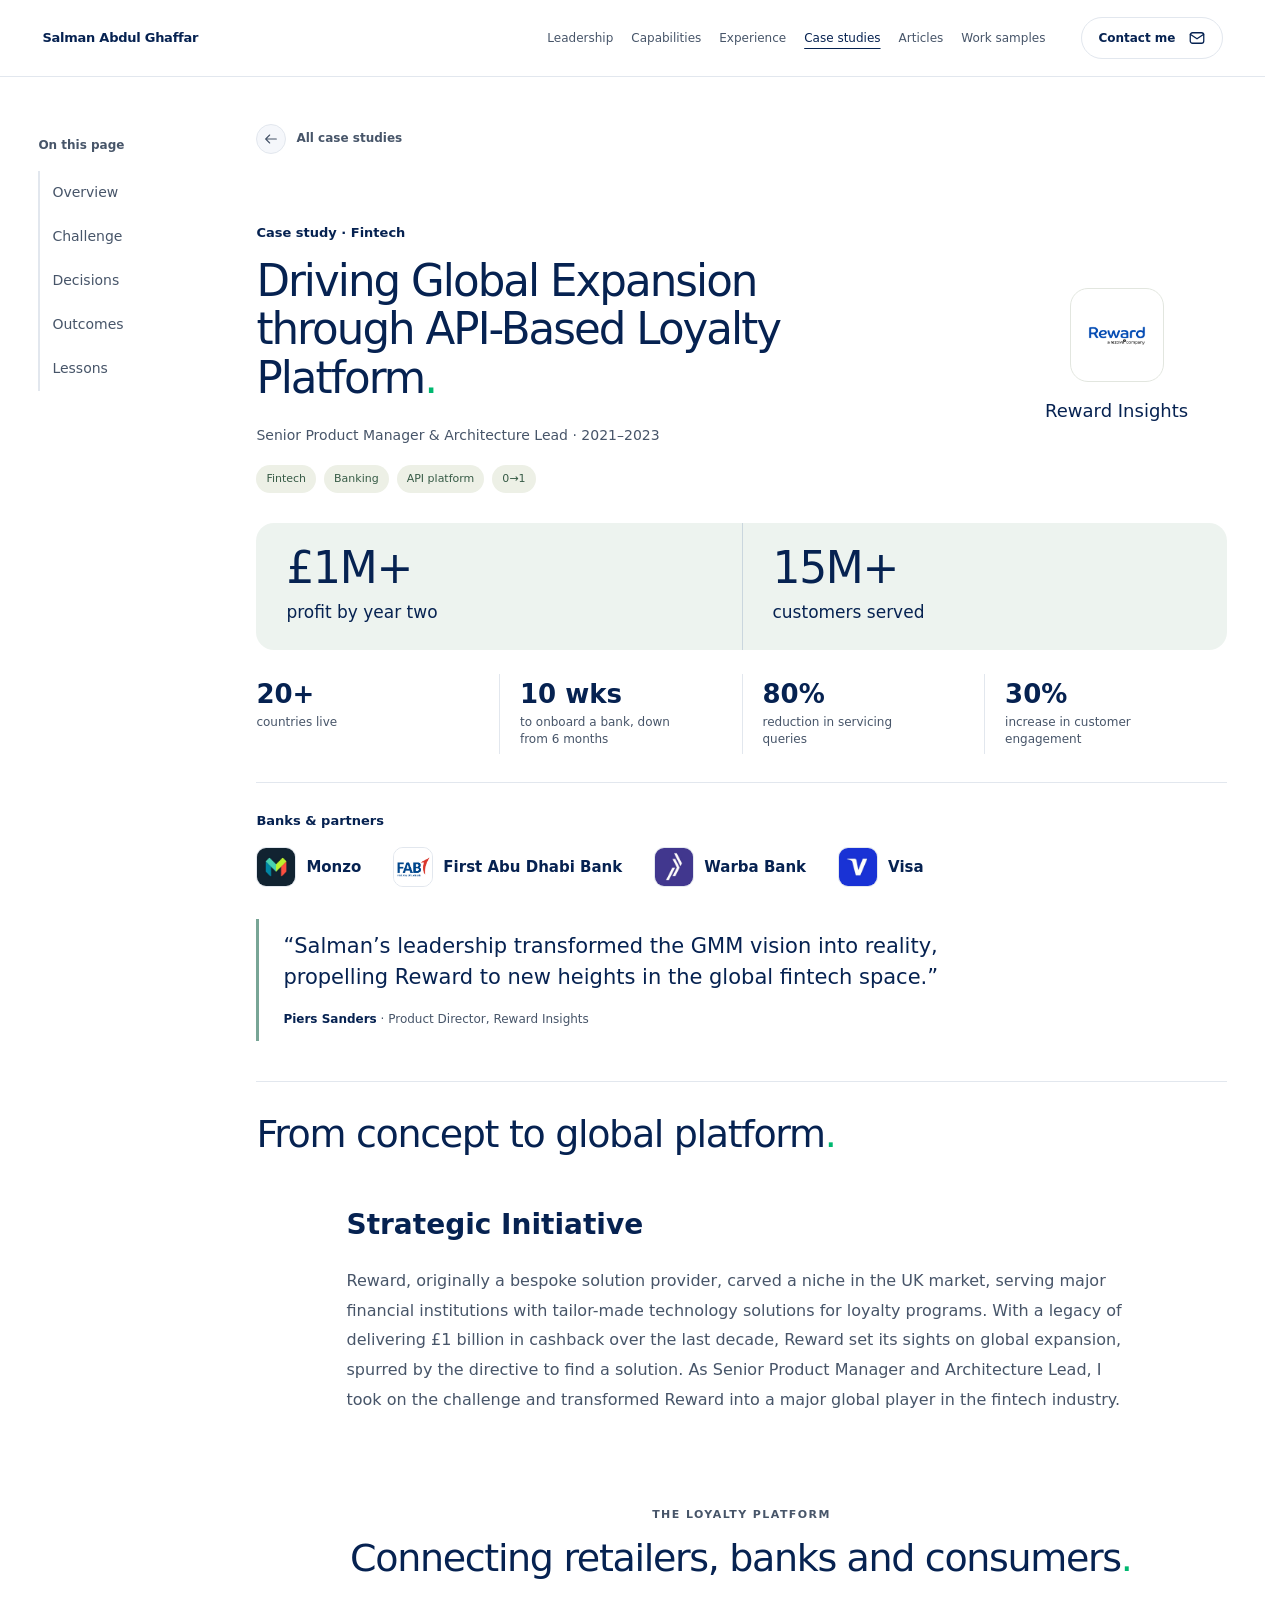
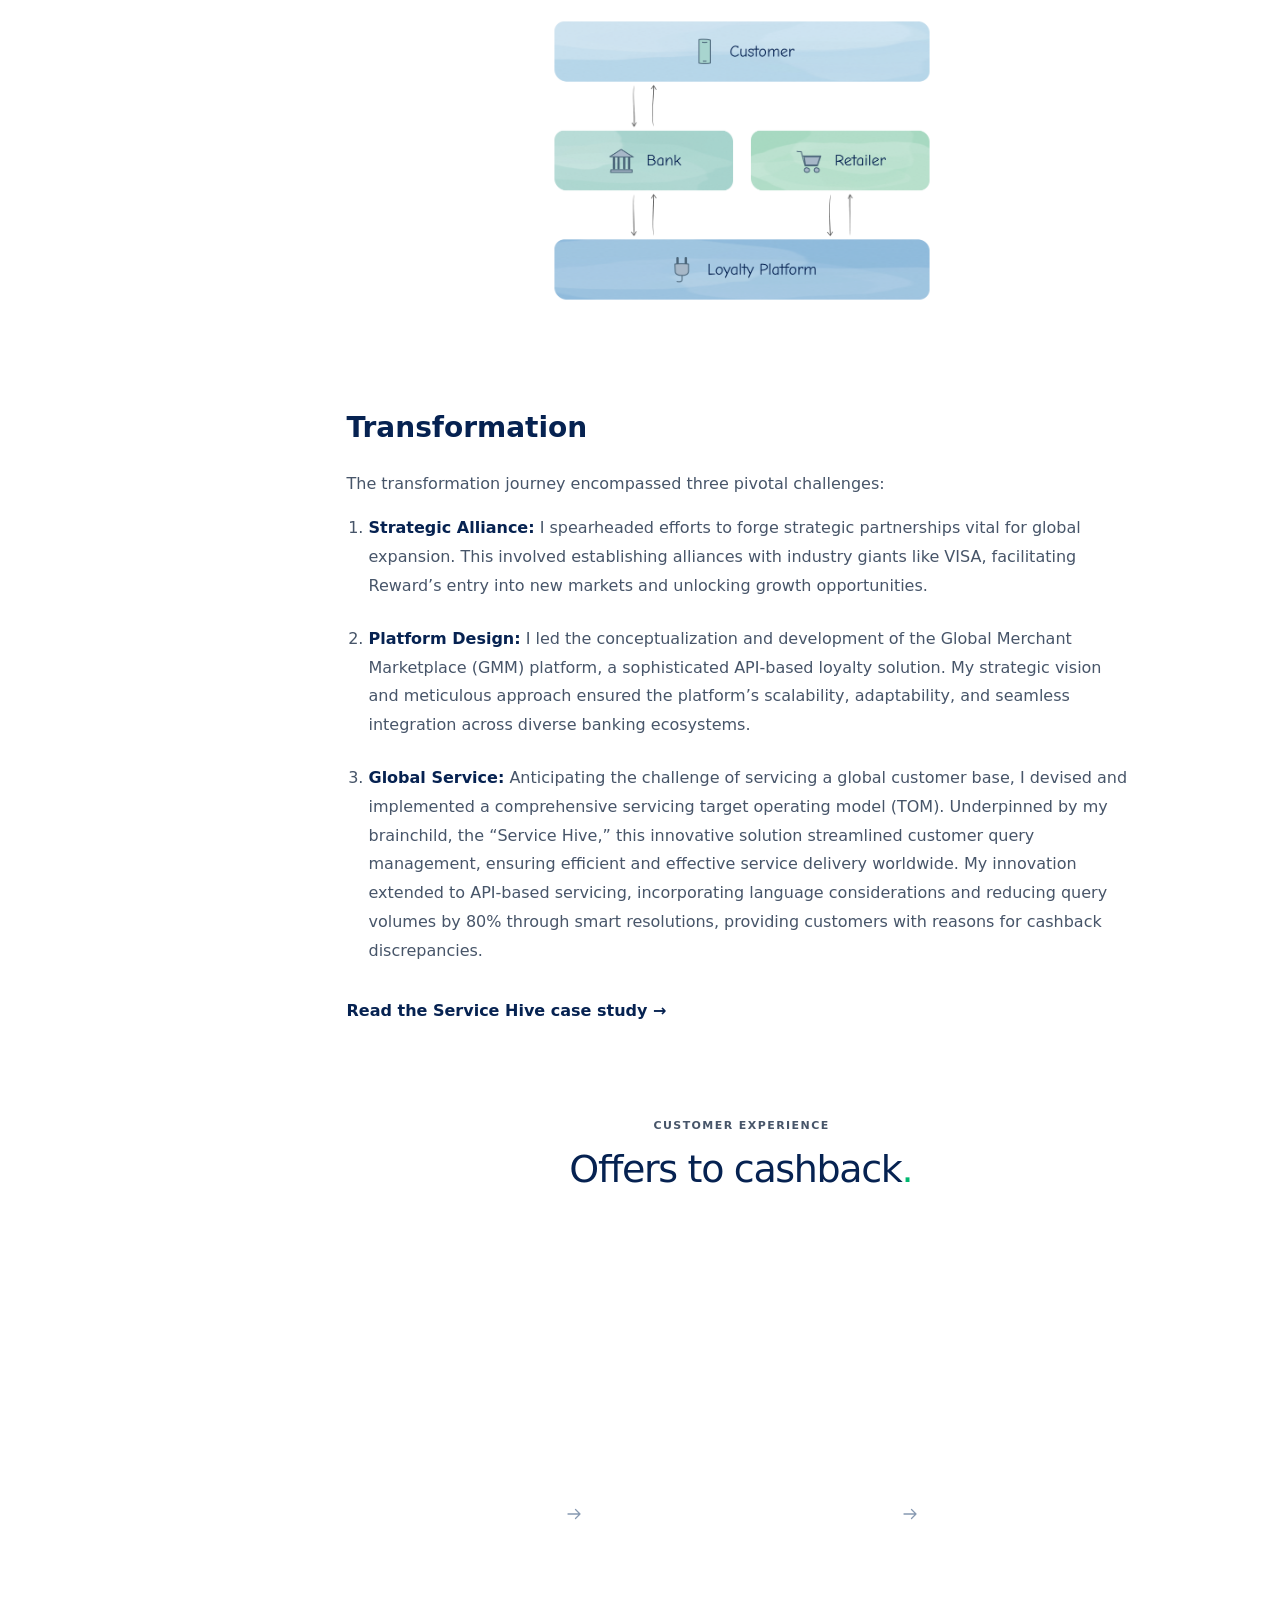
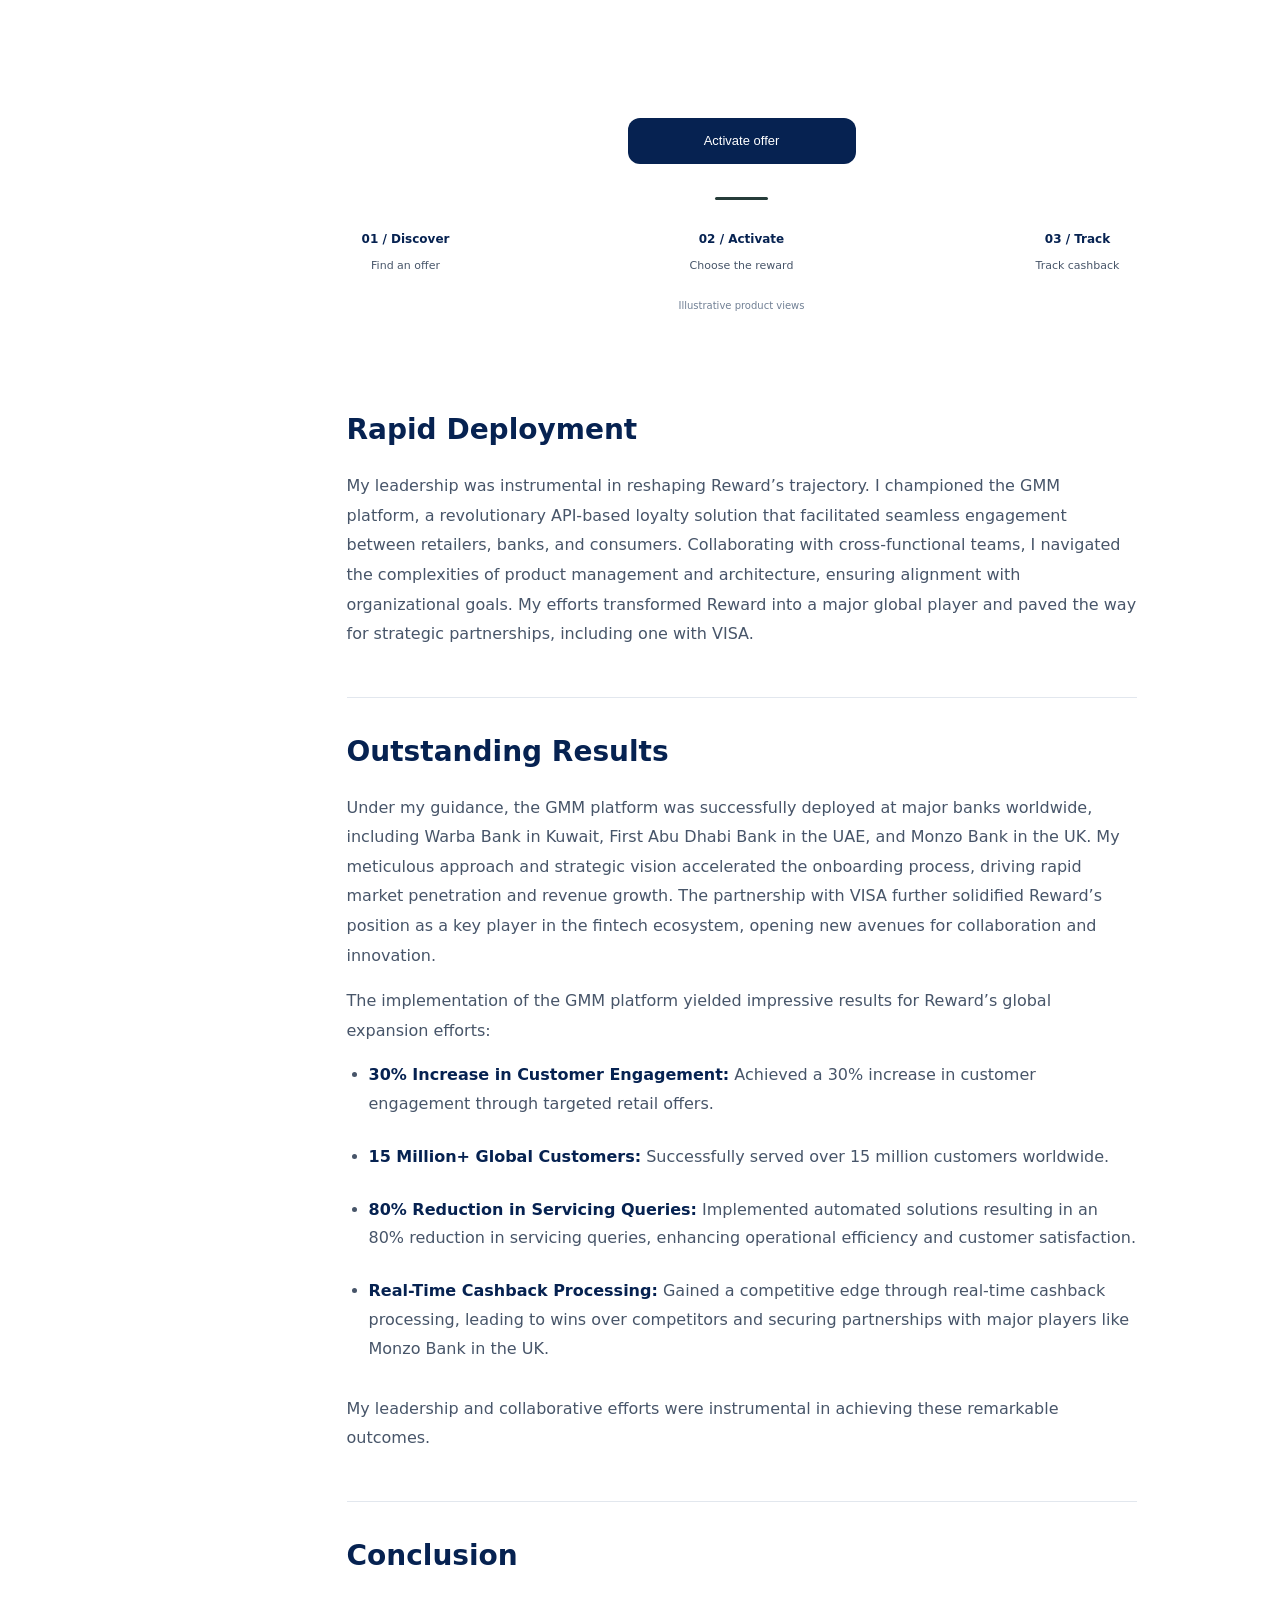
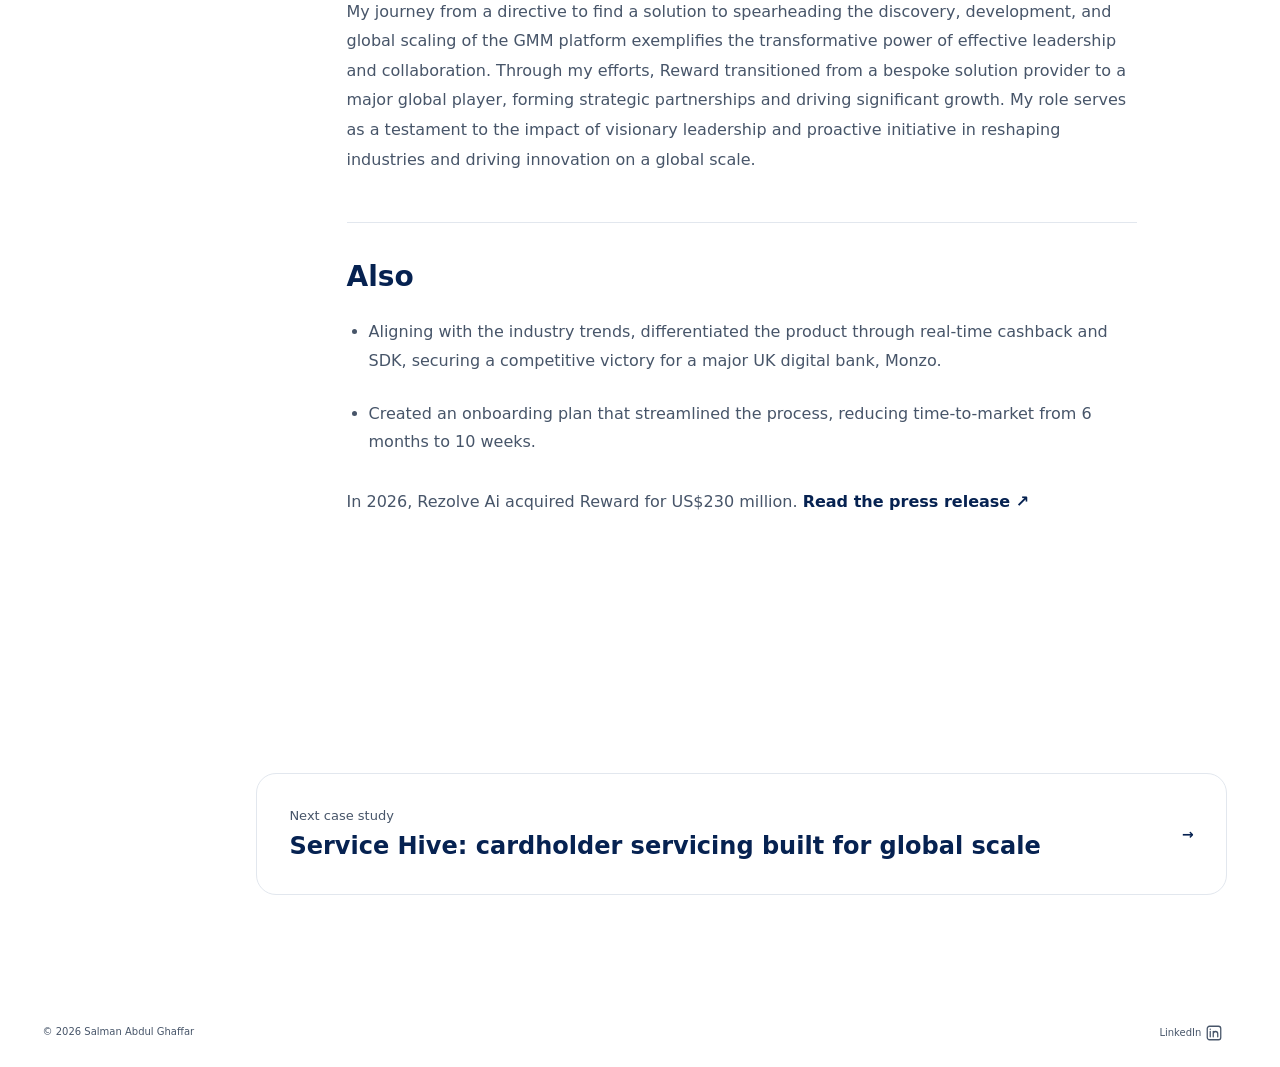
<file: case-reward-gmm.html>
<!doctype html>
<html lang="en"><head>
<meta charset="utf-8"><meta name="viewport" content="width=device-width, initial-scale=1">
<title>Driving Global Expansion through API-Based Loyalty Platform — Salman Abdul Ghaffar</title><meta name="description" content="Designing and launching an API-based loyalty platform that connects retailers, banks and customers, enabling Reward’s international expansion.">
<link rel="canonical" href="https://salman.prodmap.co.uk/case-reward-gmm.html">
<link rel="icon" href="assets/favicon.svg" type="image/svg+xml">
<meta property="og:type" content="article"><meta property="og:site_name" content="Salman Abdul Ghaffar">
<meta property="og:title" content="Driving Global Expansion through API-Based Loyalty Platform — Salman Abdul Ghaffar"><meta property="og:description" content="Designing and launching an API-based loyalty platform that connects retailers, banks and customers, enabling Reward’s international expansion."><meta property="og:url" content="https://salman.prodmap.co.uk/case-reward-gmm.html">
<meta property="og:image" content="https://salman.prodmap.co.uk/assets/og-image.png"><meta property="og:image:alt" content="Salman Abdul Ghaffar — Product leadership">
<meta name="twitter:card" content="summary_large_image"><meta name="twitter:title" content="Driving Global Expansion through API-Based Loyalty Platform — Salman Abdul Ghaffar"><meta name="twitter:description" content="Designing and launching an API-based loyalty platform that connects retailers, banks and customers, enabling Reward’s international expansion."><meta name="twitter:image" content="https://salman.prodmap.co.uk/assets/og-image.png">
<script type="application/ld+json">{"@context":"https://schema.org","@type":"CreativeWork","name":"Driving Global Expansion through API-Based Loyalty Platform","url":"https://salman.prodmap.co.uk/case-reward-gmm.html","description":"Designing and launching an API-based loyalty platform that connects retailers, banks and customers, enabling Reward’s international expansion.","author":{"@type":"Person","name":"Salman Abdul Ghaffar","@id":"https://salman.prodmap.co.uk/#salman"}}</script>
<link rel="stylesheet" href="assets/styles.css"><link rel="stylesheet" href="assets/approach.css"><link rel="stylesheet" href="assets/simplify-c30ff3c432fa.css">
<link rel="stylesheet" href="assets/animator-handoff-3da0fcca8a47.css">

</head><body data-page="case" data-case-id="reward-gmm" data-prerendered="true">
<a class="skip-link" href="#main-content">Skip to content</a><aside class="rail" aria-label="Site navigation"><div class="header-inner"><a class="identity" href="index.html#top" aria-label="Salman Abdul Ghaffar, home"><span class="identity-name">Salman Abdul Ghaffar</span></a><nav aria-label="Main navigation"><a href="index.html#approach" >Leadership</a><a href="specs.html" >Capabilities</a><a href="index.html#changelog" >Experience</a><a href="cases.html" aria-current="page">Case studies</a><a href="articles.html" >Articles</a><a href="gallery-preview.html" >Work samples</a></nav><a class="header-contact" href="index.html#contact">Contact me <svg class="action-icon" viewBox="0 0 24 24" fill="none" stroke="currentColor" stroke-width="1.7" stroke-linecap="round" stroke-linejoin="round" aria-hidden="true" focusable="false"><rect x="3" y="5" width="18" height="14" rx="3"/><path d="m3 7 9 6 9-6"/></svg></a><button class="menu-toggle" aria-label="Open navigation" aria-expanded="false" aria-controls="mobile-menu"><span></span><span></span></button></div><nav id="mobile-menu" class="mobile-menu" aria-label="Mobile navigation" hidden><a href="index.html#approach" >Leadership</a><a href="specs.html" >Capabilities</a><a href="index.html#changelog" >Experience</a><a href="cases.html" aria-current="page">Case studies</a><a href="articles.html" >Articles</a><a href="gallery-preview.html" >Work samples</a><a href="index.html#contact">Contact</a></nav></aside>
<main id="main-content" tabindex="-1">
    <div class="case-reading-layout"><aside class="case-contents" aria-label="Case study contents"><nav class="case-contents-desktop" aria-label="On this page"><p>On this page</p><a class="case-contents-link" href="#case-overview">Overview</a><a class="case-contents-link" href="#case-section-1">Challenge</a><a class="case-contents-link" href="#case-section-2">Decisions</a><a class="case-contents-link" href="#case-section-4">Outcomes</a><a class="case-contents-link" href="#case-section-5">Lessons</a></nav><details class="case-contents-mobile"><summary>On this page</summary><nav aria-label="On this page"><a class="case-contents-link" href="#case-overview">Overview</a><a class="case-contents-link" href="#case-section-1">Challenge</a><a class="case-contents-link" href="#case-section-2">Decisions</a><a class="case-contents-link" href="#case-section-4">Outcomes</a><a class="case-contents-link" href="#case-section-5">Lessons</a></nav></details></aside><div class="case-reading-content">
    <section class="cs2-head gmm-case editorial-case animator-case-overview" id="case-overview" tabindex="-1">
      <div class="wrap">
        <a class="back" href="cases.html"><svg class="action-icon" viewBox="0 0 24 24" fill="none" stroke="currentColor" stroke-width="1.7" stroke-linecap="round" stroke-linejoin="round" aria-hidden="true" focusable="false"><path d="M20 12H4m6-6-6 6 6 6"/></svg> All case studies</a>
        <div class="case-heading-layout"><div class="case-heading-copy">
      <span class="cs2-label">Case study · Fintech</span>
      <h1 class="portfolio-heading">Driving Global Expansion through API-Based Loyalty Platform<span class="heading-stop" aria-hidden="true">.</span></h1>
      <p class="case-role-date">Senior Product Manager & Architecture Lead · 2021–2023</p>
      <div class="tags"><span>Fintech</span><span>Banking</span><span>API platform</span><span>0→1</span></div>
    </div><div class="case-company-identity">
      <img src="assets/logos/reward-transparent-v001.webp" alt="">
      <b>Reward Insights</b>
    </div></div>

        <div class="cs2-hero"><div><b>£1M+</b><p>profit by year two</p></div><div><b>15M+</b><p>customers served</p></div></div>
        <div class="cs2-facts"><div><b>20+</b><span>countries live</span></div><div><b>10 wks</b><span>to onboard a bank, down from 6 months</span></div><div><b>80%</b><span>reduction in servicing queries</span></div><div><b>30%</b><span>increase in customer engagement</span></div></div>

        <div class="cs2-partners">
          <span class="cs2-label">Banks & partners</span>
          <div class="cs2-plist"><div class="pp"><img src="assets/logos/monzo_bank_logo.jpg" alt=""><b>Monzo</b></div><div class="pp"><img src="assets/logos/fab-updated-v001.webp" alt=""><b>First Abu Dhabi Bank</b></div><div class="pp"><img src="assets/logos/warba.jpg" alt=""><b>Warba Bank</b></div><div class="pp"><img src="assets/logos/visa_logo.jpg" alt=""><b>Visa</b></div></div>
        </div>


        <figure class="cs2-quote">
          <blockquote>“Salman’s leadership transformed the GMM vision into reality, propelling Reward to new heights in the global fintech space.”</blockquote>
          <figcaption><b>Piers Sanders</b> · Product Director, Reward Insights</figcaption>
        </figure>
      </div>
    </section>
    <section class="cs2-story-sec gmm-case editorial-case">
      <div class="wrap">
        <div class="cs2-story-head">
          <h2 class="portfolio-heading">From concept to global platform<span class="heading-stop" aria-hidden="true">.</span></h2>

        </div>
        <div class="cs2-story is-open" id="cs2-story"><div>
          <div class="cs2-steps">

              <article class="cs2-step" id="case-section-1" tabindex="-1">
                <span class="cs2-ic"><svg class="sp-ico" viewBox="0 0 24 24" fill="none" stroke="currentColor" stroke-width="1.7" stroke-linecap="round" stroke-linejoin="round" aria-hidden="true"><path d="M5 21V4h11l-2 4 2 4H5"/></svg></span>
                <h3>Strategic Initiative</h3>
                <p>Reward, originally a bespoke solution provider, carved a niche in the UK market, serving major financial institutions with tailor-made technology solutions for loyalty programs. With a legacy of delivering £1 billion in cashback over the last decade, Reward set its sights on global expansion, spurred by the directive to find a solution. As Senior Product Manager and Architecture Lead, I took on the challenge and transformed Reward into a major global player in the fintech industry.</p>
              </article><div class="gmm-story-visual"><div class="gmm-visual-heading"><p class="section-label">The loyalty platform</p><h2 class="portfolio-heading">Connecting retailers, banks and consumers<span class="heading-stop" aria-hidden="true">.</span></h2></div><figure class="loyalty-platform-visual"><picture><source media="(max-width:640px)" srcset="assets/loyalty-platform-mobile-approved-390-v002.webp" width="780" height="1178"><img src="assets/loyalty-platform-comic-neue-regular-v003.webp" width="1800" height="1362" alt="Sketch of a loyalty platform: Customer at the top, Bank and Retailer in the middle, and Loyalty Platform below, connected by arrows."></picture></figure></div>
              <article class="cs2-step" id="case-section-2" tabindex="-1">
                <span class="cs2-ic"><svg class="sp-ico" viewBox="0 0 24 24" fill="none" stroke="currentColor" stroke-width="1.7" stroke-linecap="round" stroke-linejoin="round" aria-hidden="true"><circle cx="12" cy="12" r="9"/><path d="m15.5 8.5-2 5-5 2 2-5z"/></svg></span>
                <h3>Transformation</h3>
                <p>The transformation journey encompassed three pivotal challenges:</p><ol class="cs-list"><li><b>Strategic Alliance:</b> I spearheaded efforts to forge strategic partnerships vital for global expansion. This involved establishing alliances with industry giants like VISA, facilitating Reward’s entry into new markets and unlocking growth opportunities.</li><li><b>Platform Design:</b> I led the conceptualization and development of the Global Merchant Marketplace (GMM) platform, a sophisticated API-based loyalty solution. My strategic vision and meticulous approach ensured the platform’s scalability, adaptability, and seamless integration across diverse banking ecosystems.</li><li><b>Global Service:</b> Anticipating the challenge of servicing a global customer base, I devised and implemented a comprehensive servicing target operating model (TOM). Underpinned by my brainchild, the “Service Hive,” this innovative solution streamlined customer query management, ensuring efficient and effective service delivery worldwide. My innovation extended to API-based servicing, incorporating language considerations and reducing query volumes by 80% through smart resolutions, providing customers with reasons for cashback discrepancies.</li></ol><p class="cs-nav"><a class="inline-link" href="case-service-hive.html">Read the Service Hive case study →</a></p>
              </article><div class="gmm-story-visual gmm-customer-visual"><div class="gmm-visual-heading"><p class="section-label">Customer experience</p><h2 class="portfolio-heading">Offers to cashback<span class="heading-stop" aria-hidden="true">.</span></h2></div><div class="gmm-phones">
 <figure class="gmm-phone-step"><div class="gmm-phone"><div class="gmm-phone-top"><span>9:41</span><span class="gmm-status-icons" aria-hidden="true">▂▄▆ ▰</span></div><div class="gmm-app-header"><h3>Cashback</h3><span class="gmm-info-icon">i</span></div><div class="gmm-wallet-preview"><div><small>You’ve earned</small><strong>£14.20</strong><span>This month</span></div><svg class="gmm-rewards-art" viewBox="0 0 110 100" aria-hidden="true"><circle cx="53" cy="48" r="34" fill="#eaf4f0"/><path d="M24 40h50l-6 46H30L24 40Z" fill="#f39f86"/><path d="M37 44V32a12 12 0 0 1 24 0v12" fill="none" stroke="#a85546" stroke-width="4"/><ellipse cx="78" cy="69" rx="14" ry="20" fill="#e5bf68" transform="rotate(24 78 69)"/><path d="m79 53-7 31" stroke="#c49739" stroke-width="2"/><path d="m85 16 2 7 7 2-7 2-2 7-2-7-7-2 7-2Z" fill="#477967"/></svg></div><div class="gmm-app-tabs" aria-label="Offers selected"><b>Offers</b><span>Activity</span></div><p class="gmm-phone-label">Picked for you</p><div class="gmm-featured-offer"><svg class="gmm-merchant-art" viewBox="0 0 220 110" aria-hidden="true"><rect width="220" height="110" fill="#ede4d8"/><path d="M0 82 220 55v55H0" fill="#e4d5c3"/><ellipse cx="112" cy="59" rx="50" ry="40" fill="#fcfaf5"/><ellipse cx="112" cy="59" rx="34" ry="27" fill="#ead6b1"/><path d="M89 43c17-13 23 3 38 1l9 13-12 16-27-4-12-15Z" fill="#e29365"/><path d="m102 42 6 16 14-13m-25 22 21-7" fill="none" stroke="#598b6a" stroke-width="5" stroke-linecap="round"/><path d="M40 30v50m-5-50v18h10V30m134 0v50m0-50c-13 0-13 24 0 24" stroke="#807b6d" stroke-width="3" fill="none" stroke-linecap="round"/><circle cx="185" cy="16" r="28" fill="#b0c8b4" opacity=".7"/></svg><div><b>Harbour Kitchen</b><span class="gmm-rate">10% cashback</span><small>Dining · activate before shopping</small></div><span class="gmm-add-offer">+</span></div><div class="gmm-mini-offer"><span class="gmm-mini-brand">S</span><div><b>Sunday Market</b><small>£3 cashback</small></div><span>+</span></div><div class="gmm-bottom-nav"><span><svg class="action-icon" viewBox="0 0 24 24" fill="none" stroke="currentColor" stroke-width="1.7" stroke-linecap="round" stroke-linejoin="round" aria-hidden="true" focusable="false"><path d="m3 11 9-8 9 8M5 10v11h5v-7h4v7h5V10"/></svg><small>Home</small></span><span class="active"><svg viewBox="0 0 24 24" aria-hidden="true"><path d="m3 4 10-1 8 8-10 10-8-8V4Z" fill="none" stroke="currentColor" stroke-width="1.6"/><circle cx="8" cy="8" r="1.5" fill="currentColor"/></svg><small>Offers</small></span><span class=""><svg viewBox="0 0 24 24" aria-hidden="true"><path d="M5 20V10m7 10V4m7 16v-7" stroke="currentColor" stroke-width="2" stroke-linecap="round"/></svg><small>Activity</small></span></div></div><figcaption><b>01 / Discover</b><span>Find an offer</span></figcaption></figure>
 <span class="gmm-phone-arrow" aria-hidden="true"><svg class="action-icon" viewBox="0 0 24 24" fill="none" stroke="currentColor" stroke-width="1.7" stroke-linecap="round" stroke-linejoin="round" aria-hidden="true" focusable="false"><path d="M4 12h16m-6-6 6 6-6 6"/></svg></span>
 <figure class="gmm-phone-step"><div class="gmm-phone"><div class="gmm-phone-top"><span>9:41</span><span class="gmm-status-icons" aria-hidden="true">▂▄▆ ▰</span></div><div class="gmm-detail-toolbar"><span aria-hidden="true"><svg class="action-icon" viewBox="0 0 24 24" fill="none" stroke="currentColor" stroke-width="1.7" stroke-linecap="round" stroke-linejoin="round" aria-hidden="true" focusable="false"><path d="m15 5-7 7 7 7"/></svg></span><b>Offer details</b><span aria-hidden="true"><svg class="action-icon" viewBox="0 0 24 24" fill="none" stroke="currentColor" stroke-width="1.7" stroke-linecap="round" stroke-linejoin="round" aria-hidden="true" focusable="false"><path d="M20 5c-3-3-7-1-8 1-1-2-5-4-8-1-4 4 2 10 8 15 6-5 12-11 8-15Z"/></svg></span></div><div class="gmm-detail-art"><svg class="gmm-merchant-art" viewBox="0 0 220 110" aria-hidden="true"><rect width="220" height="110" fill="#ede4d8"/><path d="M0 82 220 55v55H0" fill="#e4d5c3"/><ellipse cx="112" cy="59" rx="50" ry="40" fill="#fcfaf5"/><ellipse cx="112" cy="59" rx="34" ry="27" fill="#ead6b1"/><path d="M89 43c17-13 23 3 38 1l9 13-12 16-27-4-12-15Z" fill="#e29365"/><path d="m102 42 6 16 14-13m-25 22 21-7" fill="none" stroke="#598b6a" stroke-width="5" stroke-linecap="round"/><path d="M40 30v50m-5-50v18h10V30m134 0v50m0-50c-13 0-13 24 0 24" stroke="#807b6d" stroke-width="3" fill="none" stroke-linecap="round"/><circle cx="185" cy="16" r="28" fill="#b0c8b4" opacity=".7"/></svg><span class="gmm-image-tag">Dining</span></div><p class="gmm-phone-label">Harbour Kitchen</p><h3 class="gmm-offer-title">10% cashback</h3><p class="gmm-screen-sub">A little back on your next meal.</p><div class="gmm-terms-row"><span>Minimum spend</span><b>£20</b></div><div class="gmm-terms-row"><span>Cashback limit</span><b>£5</b></div><div class="gmm-terms-row"><span>Where to use</span><b>In store</b></div><div class="gmm-demo-button">Activate offer</div><p class="gmm-activation-note">Activate before you pay</p></div><figcaption><b>02 / Activate</b><span>Choose the reward</span></figcaption></figure>
 <span class="gmm-phone-arrow" aria-hidden="true"><svg class="action-icon" viewBox="0 0 24 24" fill="none" stroke="currentColor" stroke-width="1.7" stroke-linecap="round" stroke-linejoin="round" aria-hidden="true" focusable="false"><path d="M4 12h16m-6-6 6 6-6 6"/></svg></span>
 <figure class="gmm-phone-step"><div class="gmm-phone"><div class="gmm-phone-top"><span>9:41</span><span class="gmm-status-icons" aria-hidden="true">▂▄▆ ▰</span></div><div class="gmm-app-header"><h3>Cashback</h3><span class="gmm-info-icon">i</span></div><div class="gmm-wallet-preview gmm-wallet-earned"><div><small>From your latest purchase</small><strong>£3.00</strong><span class="gmm-pending-pill">Pending</span></div><svg class="gmm-rewards-art" viewBox="0 0 110 100" aria-hidden="true"><circle cx="53" cy="48" r="34" fill="#eaf4f0"/><path d="M24 40h50l-6 46H30L24 40Z" fill="#f39f86"/><path d="M37 44V32a12 12 0 0 1 24 0v12" fill="none" stroke="#a85546" stroke-width="4"/><ellipse cx="78" cy="69" rx="14" ry="20" fill="#e5bf68" transform="rotate(24 78 69)"/><path d="m79 53-7 31" stroke="#c49739" stroke-width="2"/><path d="m85 16 2 7 7 2-7 2-2 7-2-7-7-2 7-2Z" fill="#477967"/></svg></div><div class="gmm-app-tabs" aria-label="Activity selected"><span>Offers</span><b>Activity</b></div><p class="gmm-phone-label">Recent activity</p><div class="gmm-reward-transaction"><span class="gmm-transaction-brand">H</span><div><b>Harbour Kitchen</b><small>Purchase £30.00</small></div><strong>+£3.00</strong></div><div class="gmm-confirmation"><span aria-hidden="true">✓</span><div><b>Cashback earned</b><small>Your purchase has been matched</small></div></div><div class="gmm-bottom-nav"><span><svg class="action-icon" viewBox="0 0 24 24" fill="none" stroke="currentColor" stroke-width="1.7" stroke-linecap="round" stroke-linejoin="round" aria-hidden="true" focusable="false"><path d="m3 11 9-8 9 8M5 10v11h5v-7h4v7h5V10"/></svg><small>Home</small></span><span class=""><svg viewBox="0 0 24 24" aria-hidden="true"><path d="m3 4 10-1 8 8-10 10-8-8V4Z" fill="none" stroke="currentColor" stroke-width="1.6"/><circle cx="8" cy="8" r="1.5" fill="currentColor"/></svg><small>Offers</small></span><span class="active"><svg viewBox="0 0 24 24" aria-hidden="true"><path d="M5 20V10m7 10V4m7 16v-7" stroke="currentColor" stroke-width="2" stroke-linecap="round"/></svg><small>Activity</small></span></div></div><figcaption><b>03 / Track</b><span>Track cashback</span></figcaption></figure>
 </div><p class="product-illustration-note">Illustrative product views</p></div>
              <article class="cs2-step" id="case-section-3" tabindex="-1">
                <span class="cs2-ic"><svg class="sp-ico" viewBox="0 0 24 24" fill="none" stroke="currentColor" stroke-width="1.7" stroke-linecap="round" stroke-linejoin="round" aria-hidden="true"><path d="M13 3 5 13h6l-1 8 8-10h-6l1-8Z"/></svg></span>
                <h3>Rapid Deployment</h3>
                <p>My leadership was instrumental in reshaping Reward’s trajectory. I championed the GMM platform, a revolutionary API-based loyalty solution that facilitated seamless engagement between retailers, banks, and consumers. Collaborating with cross-functional teams, I navigated the complexities of product management and architecture, ensuring alignment with organizational goals. My efforts transformed Reward into a major global player and paved the way for strategic partnerships, including one with VISA.</p>
              </article>
              <article class="cs2-step" id="case-section-4" tabindex="-1">
                <span class="cs2-ic"><svg class="sp-ico" viewBox="0 0 24 24" fill="none" stroke="currentColor" stroke-width="1.7" stroke-linecap="round" stroke-linejoin="round" aria-hidden="true"><path d="M4 20V10M10 20V4M16 20v-7M22 20H2"/></svg></span>
                <h3>Outstanding Results</h3>
                <p>Under my guidance, the GMM platform was successfully deployed at major banks worldwide, including Warba Bank in Kuwait, First Abu Dhabi Bank in the UAE, and Monzo Bank in the UK. My meticulous approach and strategic vision accelerated the onboarding process, driving rapid market penetration and revenue growth. The partnership with VISA further solidified Reward’s position as a key player in the fintech ecosystem, opening new avenues for collaboration and innovation.</p><p>The implementation of the GMM platform yielded impressive results for Reward’s global expansion efforts:</p><ul class="cs-list"><li><b>30% Increase in Customer Engagement:</b> Achieved a 30% increase in customer engagement through targeted retail offers.</li><li><b>15 Million+ Global Customers:</b> Successfully served over 15 million customers worldwide.</li><li><b>80% Reduction in Servicing Queries:</b> Implemented automated solutions resulting in an 80% reduction in servicing queries, enhancing operational efficiency and customer satisfaction.</li><li><b>Real-Time Cashback Processing:</b> Gained a competitive edge through real-time cashback processing, leading to wins over competitors and securing partnerships with major players like Monzo Bank in the UK.</li></ul><p>My leadership and collaborative efforts were instrumental in achieving these remarkable outcomes.</p>
              </article>
              <article class="cs2-step" id="case-section-5" tabindex="-1">
                <span class="cs2-ic"><svg class="sp-ico" viewBox="0 0 24 24" fill="none" stroke="currentColor" stroke-width="1.7" stroke-linecap="round" stroke-linejoin="round" aria-hidden="true"><path d="m12 3 2.7 5.6 6.1.9-4.4 4.3 1 6.1L12 17l-5.4 2.9 1-6.1-4.4-4.3 6.1-.9z"/></svg></span>
                <h3>Conclusion</h3>
                <p>My journey from a directive to find a solution to spearheading the discovery, development, and global scaling of the GMM platform exemplifies the transformative power of effective leadership and collaboration. Through my efforts, Reward transitioned from a bespoke solution provider to a major global player, forming strategic partnerships and driving significant growth. My role serves as a testament to the impact of visionary leadership and proactive initiative in reshaping industries and driving innovation on a global scale.</p>
              </article>
              <article class="cs2-step" id="case-section-6" tabindex="-1">
                <span class="cs2-ic"><svg class="sp-ico" viewBox="0 0 24 24" fill="none" stroke="currentColor" stroke-width="1.7" stroke-linecap="round" stroke-linejoin="round" aria-hidden="true"><path d="M12 5v14M5 12h14"/></svg></span>
                <h3>Also</h3>
                <ul class="cs-list"><li>Aligning with the industry trends, differentiated the product through real-time cashback and SDK, securing a competitive victory for a major UK digital bank, Monzo.</li><li>Created an onboarding plan that streamlined the process, reducing time-to-market from 6 months to 10 weeks.</li></ul><p>In 2026, Rezolve Ai acquired Reward for US$230 million. <a class="inline-link" href="https://rezolve.com/press-releases/rezolve-ai-plc-expands-core-ai-commerce-platform-with-acquisition-of-reward-loyalty-uk-limited/" target="_blank" rel="noopener">Read the press release ↗</a></p>
              </article>
          </div>

        </div></div>
      </div>
    </section>

    <section class="contact">
      <div class="wrap">
        <a class="cs-next" href="case-service-hive.html"><div><span class="mono" style="color:var(--muted)">Next case study</span><b>Service Hive: cardholder servicing built for global scale</b></div><span class="more"></span></a>
      </div>
    </section></div></div><footer><span>© 2026 Salman Abdul Ghaffar</span><a href="https://www.linkedin.com/in/pmsalman/" target="_blank" rel="noopener">LinkedIn <svg class="action-icon" viewBox="0 0 24 24" fill="none" stroke="currentColor" stroke-width="1.7" stroke-linecap="round" stroke-linejoin="round" aria-hidden="true" focusable="false"><rect x="3" y="3" width="18" height="18" rx="3"/><path d="M7 10v7m0-10v.01M11 17v-7m0 3c0-4 6-4 6 0v4"/></svg></a></footer></main><noscript><style>.reveal{opacity:1!important;transform:none!important}.career-group[hidden]{display:block!important}.career-journey-interactive button,.menu-toggle,.cs2-toggle{display:none!important}.mobile-menu[hidden]{display:block!important}</style></noscript>
<script src="content/site.js"></script><script src="assets/site-4909d84cf97a.js"></script>
</body></html>
</file>
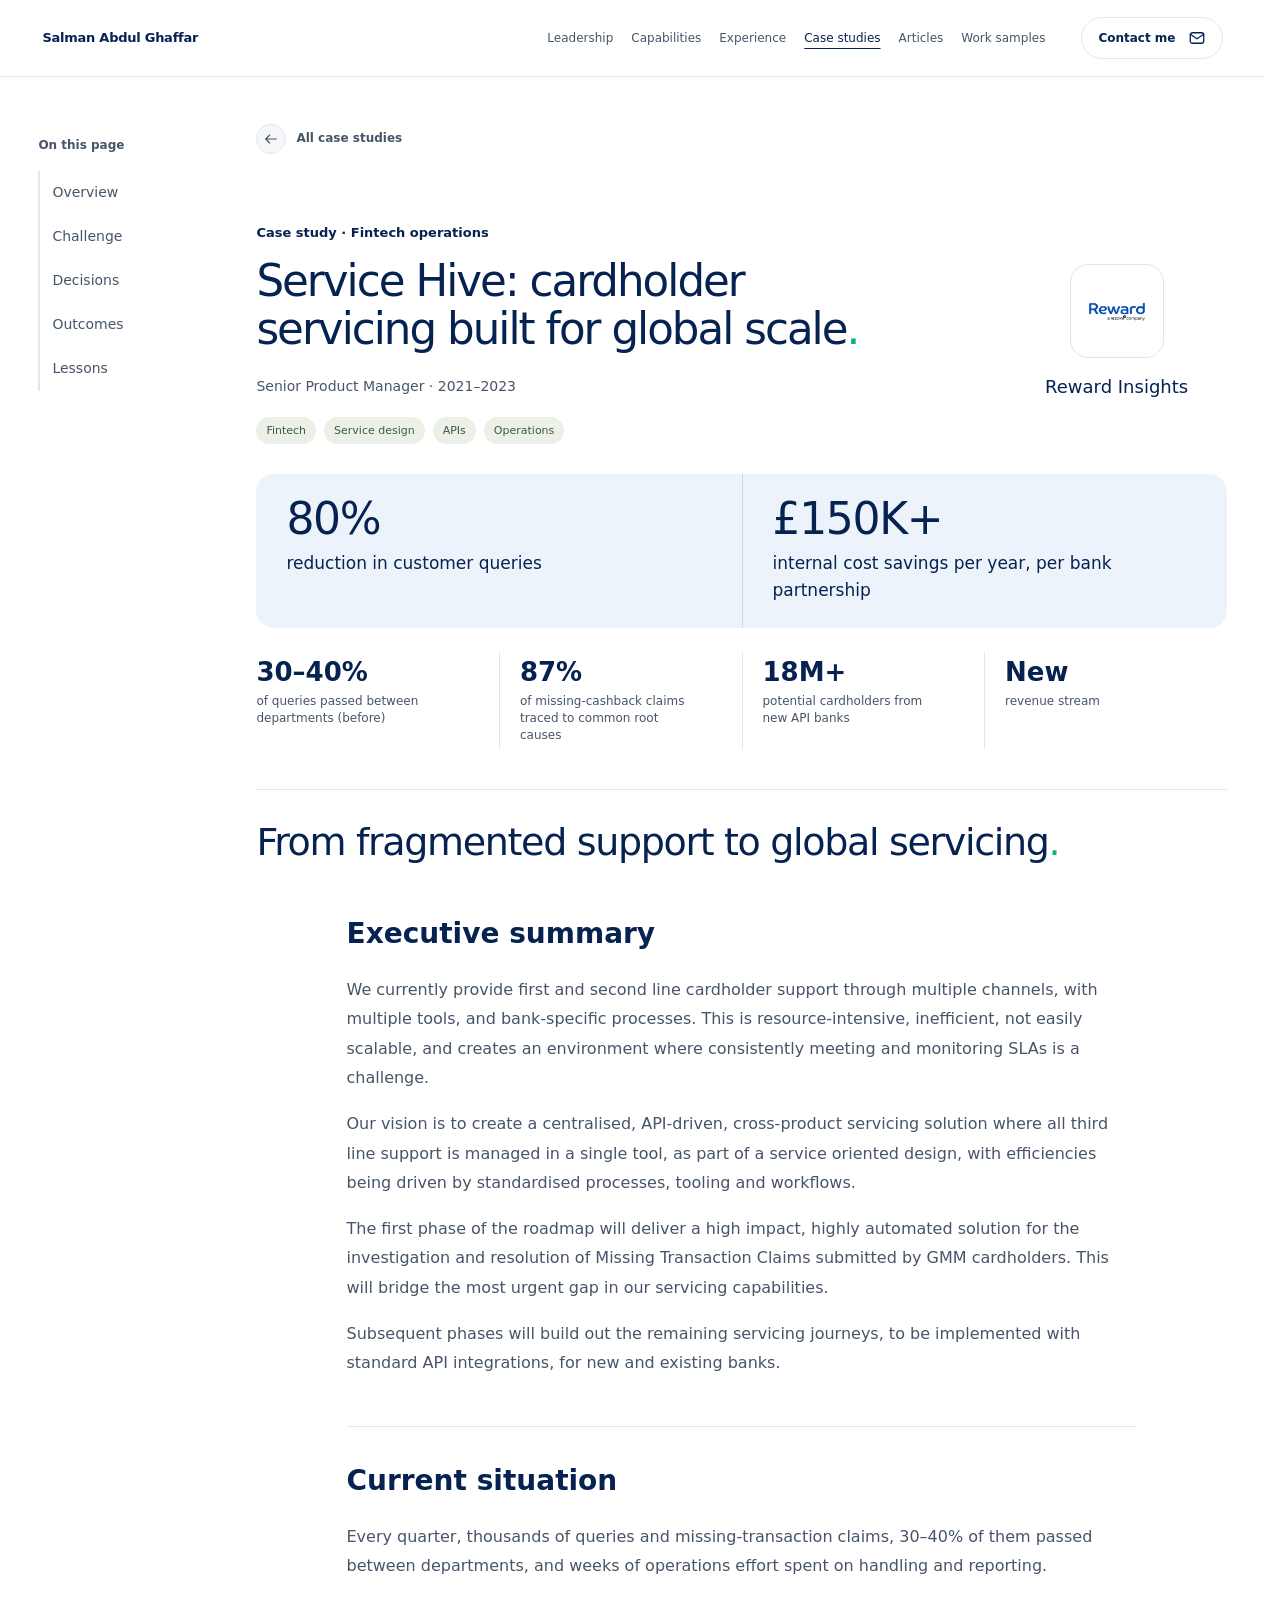
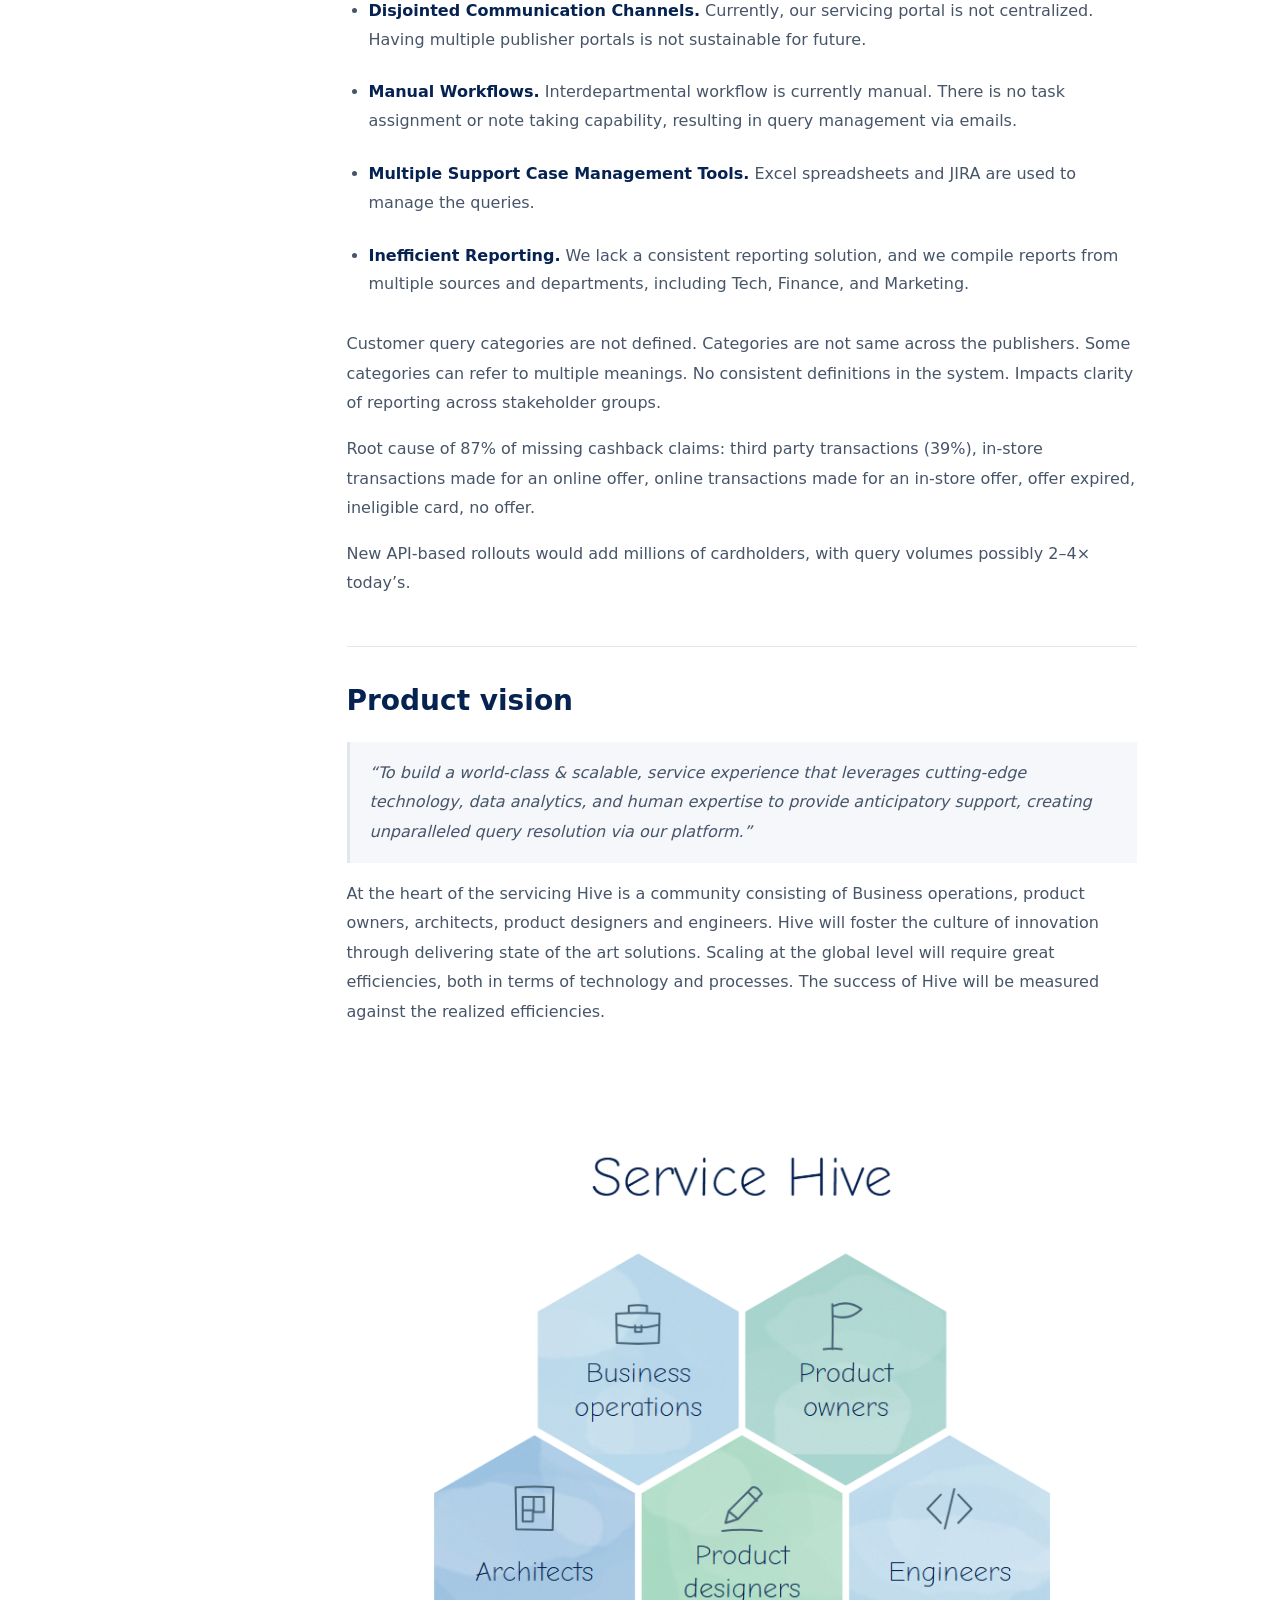
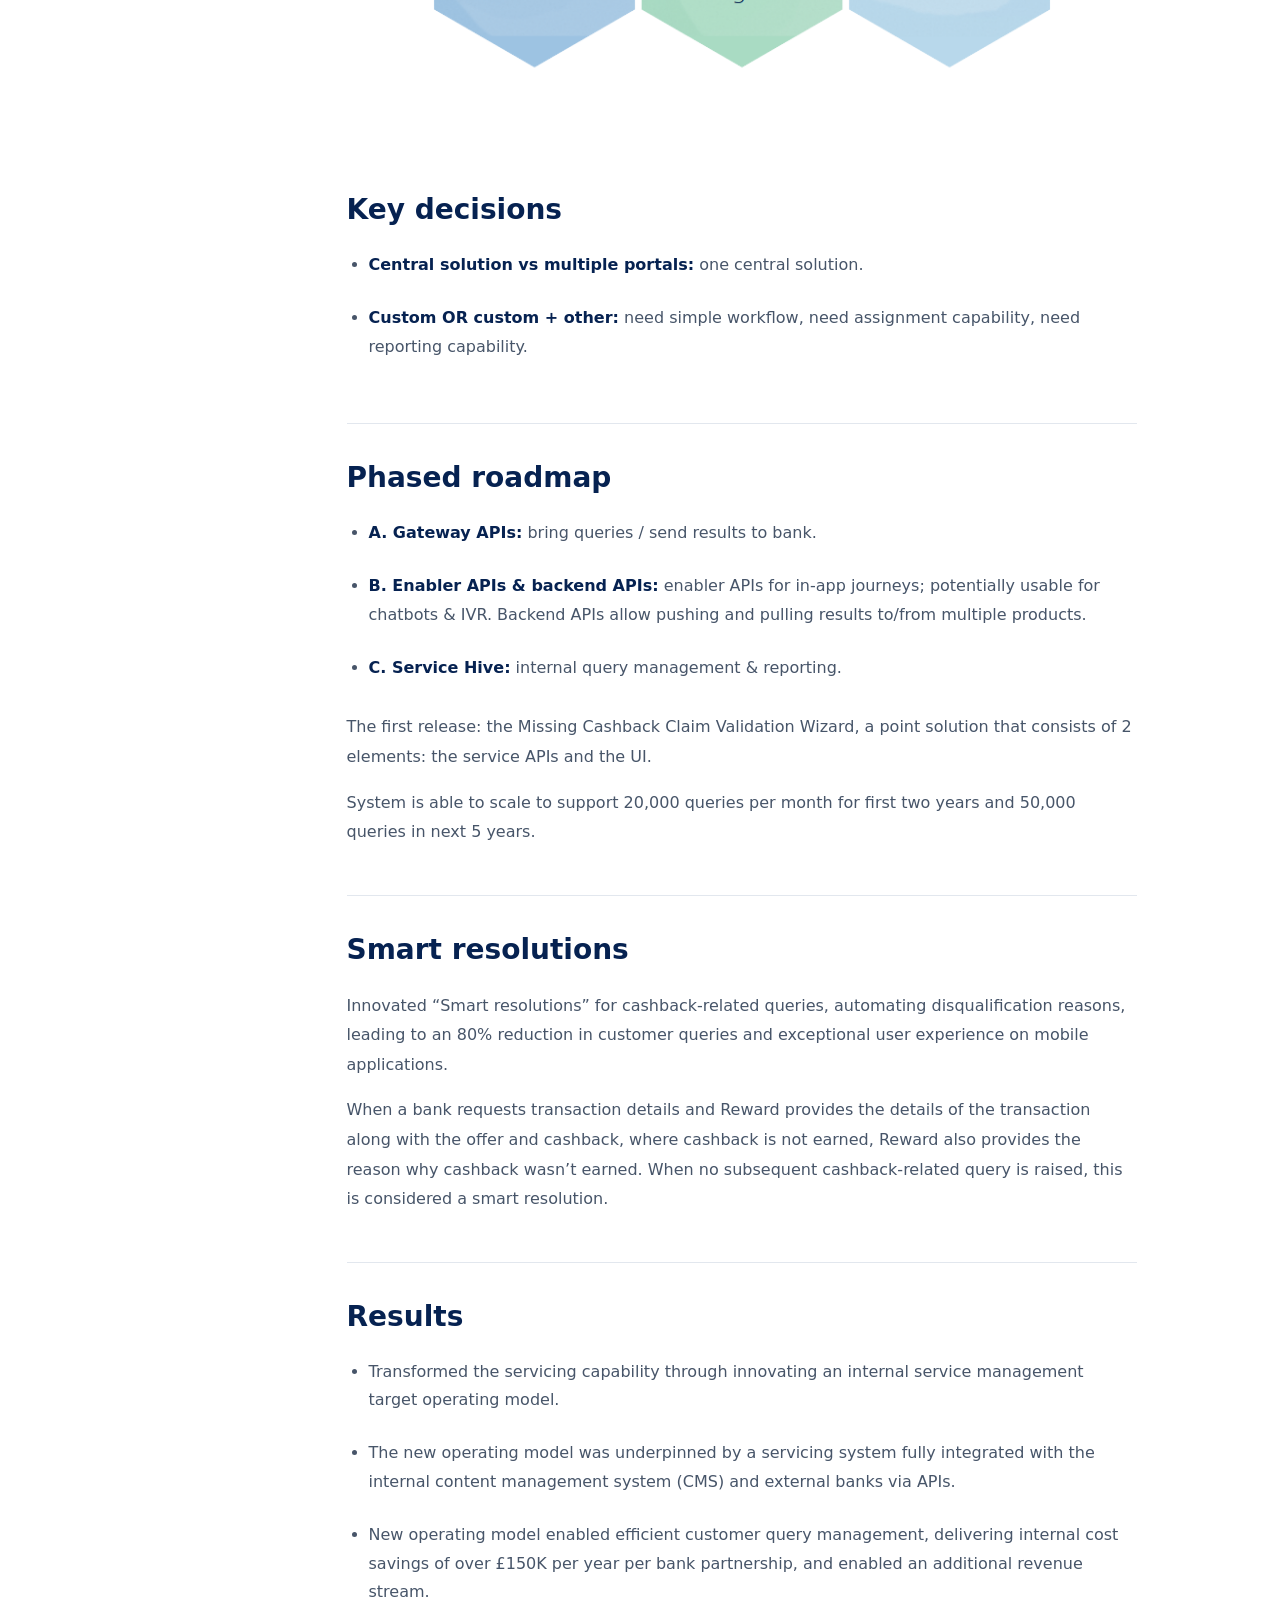
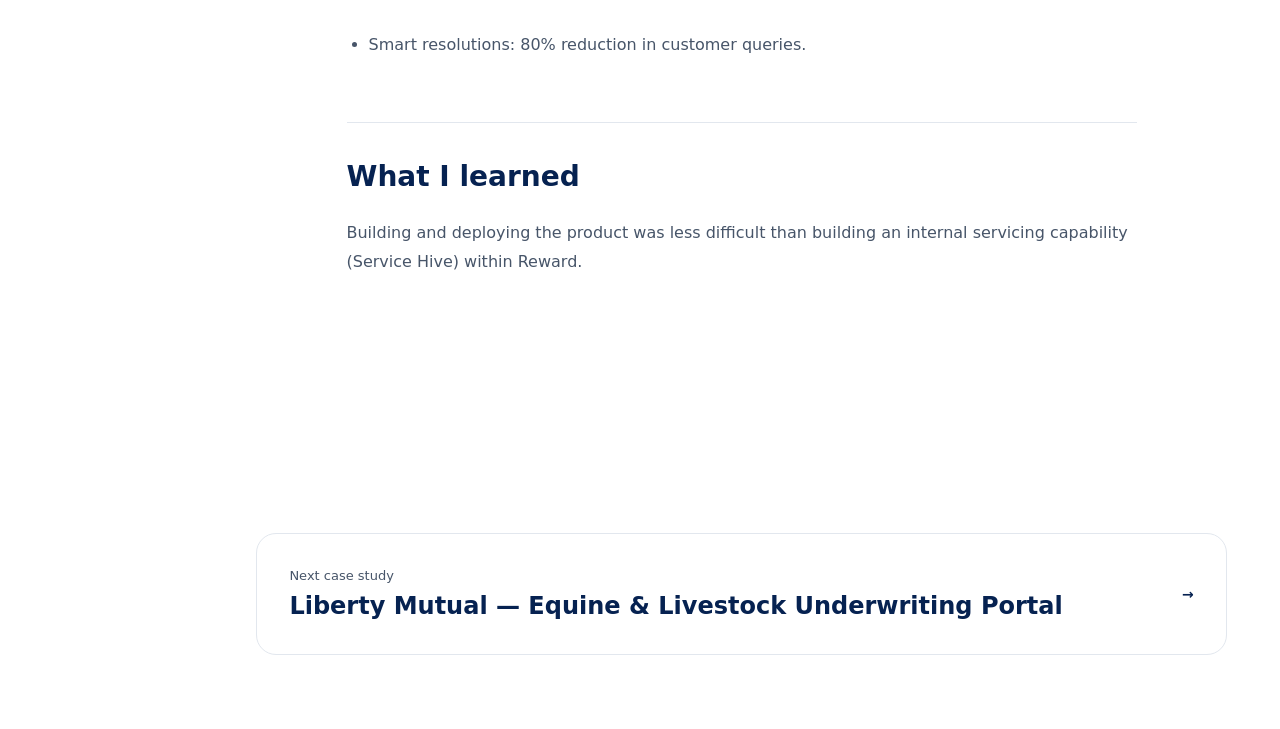
<file: case-service-hive.html>
<!doctype html>
<html lang="en"><head>
<meta charset="utf-8"><meta name="viewport" content="width=device-width, initial-scale=1">
<title>Service Hive: cardholder servicing built for global scale — Salman Abdul Ghaffar</title><meta name="description" content="Building Service Hive, an internal servicing product and operating model that improved cardholder support across international markets.">
<link rel="canonical" href="https://salman.prodmap.co.uk/case-service-hive.html">
<link rel="icon" href="assets/favicon.svg" type="image/svg+xml">
<meta property="og:type" content="article"><meta property="og:site_name" content="Salman Abdul Ghaffar">
<meta property="og:title" content="Service Hive: cardholder servicing built for global scale — Salman Abdul Ghaffar"><meta property="og:description" content="Building Service Hive, an internal servicing product and operating model that improved cardholder support across international markets."><meta property="og:url" content="https://salman.prodmap.co.uk/case-service-hive.html">
<meta property="og:image" content="https://salman.prodmap.co.uk/assets/og-image.png"><meta property="og:image:alt" content="Salman Abdul Ghaffar — Product leadership">
<meta name="twitter:card" content="summary_large_image"><meta name="twitter:title" content="Service Hive: cardholder servicing built for global scale — Salman Abdul Ghaffar"><meta name="twitter:description" content="Building Service Hive, an internal servicing product and operating model that improved cardholder support across international markets."><meta name="twitter:image" content="https://salman.prodmap.co.uk/assets/og-image.png">
<script type="application/ld+json">{"@context":"https://schema.org","@type":"CreativeWork","name":"Service Hive: cardholder servicing built for global scale","url":"https://salman.prodmap.co.uk/case-service-hive.html","description":"Building Service Hive, an internal servicing product and operating model that improved cardholder support across international markets.","author":{"@type":"Person","name":"Salman Abdul Ghaffar","@id":"https://salman.prodmap.co.uk/#salman"}}</script>
<link rel="stylesheet" href="assets/styles.css"><link rel="stylesheet" href="assets/approach.css"><link rel="stylesheet" href="assets/simplify-c30ff3c432fa.css">
<link rel="stylesheet" href="assets/animator-handoff-3da0fcca8a47.css">

</head><body data-page="case" data-case-id="service-hive" data-prerendered="true">
<a class="skip-link" href="#main-content">Skip to content</a><aside class="rail" aria-label="Site navigation"><div class="header-inner"><a class="identity" href="index.html#top" aria-label="Salman Abdul Ghaffar, home"><span class="identity-name">Salman Abdul Ghaffar</span></a><nav aria-label="Main navigation"><a href="index.html#approach" >Leadership</a><a href="specs.html" >Capabilities</a><a href="index.html#changelog" >Experience</a><a href="cases.html" aria-current="page">Case studies</a><a href="articles.html" >Articles</a><a href="gallery-preview.html" >Work samples</a></nav><a class="header-contact" href="index.html#contact">Contact me <svg class="action-icon" viewBox="0 0 24 24" fill="none" stroke="currentColor" stroke-width="1.7" stroke-linecap="round" stroke-linejoin="round" aria-hidden="true" focusable="false"><rect x="3" y="5" width="18" height="14" rx="3"/><path d="m3 7 9 6 9-6"/></svg></a><button class="menu-toggle" aria-label="Open navigation" aria-expanded="false" aria-controls="mobile-menu"><span></span><span></span></button></div><nav id="mobile-menu" class="mobile-menu" aria-label="Mobile navigation" hidden><a href="index.html#approach" >Leadership</a><a href="specs.html" >Capabilities</a><a href="index.html#changelog" >Experience</a><a href="cases.html" aria-current="page">Case studies</a><a href="articles.html" >Articles</a><a href="gallery-preview.html" >Work samples</a><a href="index.html#contact">Contact</a></nav></aside>
<main id="main-content" tabindex="-1">
    <div class="case-reading-layout"><aside class="case-contents" aria-label="Case study contents"><nav class="case-contents-desktop" aria-label="On this page"><p>On this page</p><a class="case-contents-link" href="#case-overview">Overview</a><a class="case-contents-link" href="#case-section-2">Challenge</a><a class="case-contents-link" href="#case-section-4">Decisions</a><a class="case-contents-link" href="#case-section-7">Outcomes</a><a class="case-contents-link" href="#case-section-8">Lessons</a></nav><details class="case-contents-mobile"><summary>On this page</summary><nav aria-label="On this page"><a class="case-contents-link" href="#case-overview">Overview</a><a class="case-contents-link" href="#case-section-2">Challenge</a><a class="case-contents-link" href="#case-section-4">Decisions</a><a class="case-contents-link" href="#case-section-7">Outcomes</a><a class="case-contents-link" href="#case-section-8">Lessons</a></nav></details></aside><div class="case-reading-content">
    <section class="cs2-head hive-case editorial-case animator-case-overview" id="case-overview" tabindex="-1">
      <div class="wrap">
        <a class="back" href="cases.html"><svg class="action-icon" viewBox="0 0 24 24" fill="none" stroke="currentColor" stroke-width="1.7" stroke-linecap="round" stroke-linejoin="round" aria-hidden="true" focusable="false"><path d="M20 12H4m6-6-6 6 6 6"/></svg> All case studies</a>
        <div class="case-heading-layout"><div class="case-heading-copy">
      <span class="cs2-label">Case study · Fintech operations</span>
      <h1 class="portfolio-heading">Service Hive: cardholder servicing built for global scale<span class="heading-stop" aria-hidden="true">.</span></h1>
      <p class="case-role-date">Senior Product Manager · 2021–2023</p>
      <div class="tags"><span>Fintech</span><span>Service design</span><span>APIs</span><span>Operations</span></div>
    </div><div class="case-company-identity">
      <img src="assets/logos/reward-transparent-v001.webp" alt="">
      <b>Reward Insights</b>
    </div></div>

        <div class="cs2-hero"><div><b>80%</b><p>reduction in customer queries</p></div><div><b>£150K+</b><p>internal cost savings per year, per bank partnership</p></div></div>
        <div class="cs2-facts"><div><b>30–40%</b><span>of queries passed between departments (before)</span></div><div><b>87%</b><span>of missing-cashback claims traced to common root causes</span></div><div><b>18M+</b><span>potential cardholders from new API banks</span></div><div><b>New</b><span>revenue stream</span></div></div>



      </div>
    </section>
    <section class="cs2-story-sec hive-case editorial-case">
      <div class="wrap">
        <div class="cs2-story-head">
          <h2 class="portfolio-heading">From fragmented support to global servicing<span class="heading-stop" aria-hidden="true">.</span></h2>

        </div>
        <div class="cs2-story is-open" id="cs2-story"><div>
          <div class="cs2-steps">

              <article class="cs2-step" id="case-section-1" tabindex="-1">
                <span class="cs2-ic"><svg class="sp-ico" viewBox="0 0 24 24" fill="none" stroke="currentColor" stroke-width="1.7" stroke-linecap="round" stroke-linejoin="round" aria-hidden="true"><path d="M5 21V4h11l-2 4 2 4H5"/></svg></span>
                <h3>Executive summary</h3>
                <p>We currently provide first and second line cardholder support through multiple channels, with multiple tools, and bank-specific processes. This is resource-intensive, inefficient, not easily scalable, and creates an environment where consistently meeting and monitoring SLAs is a challenge.</p><p>Our vision is to create a centralised, API-driven, cross-product servicing solution where all third line support is managed in a single tool, as part of a service oriented design, with efficiencies being driven by standardised processes, tooling and workflows.</p><p>The first phase of the roadmap will deliver a high impact, highly automated solution for the investigation and resolution of Missing Transaction Claims submitted by GMM cardholders. This will bridge the most urgent gap in our servicing capabilities.</p><p>Subsequent phases will build out the remaining servicing journeys, to be implemented with standard API integrations, for new and existing banks.</p>
              </article>
              <article class="cs2-step" id="case-section-2" tabindex="-1">
                <span class="cs2-ic"><svg class="sp-ico" viewBox="0 0 24 24" fill="none" stroke="currentColor" stroke-width="1.7" stroke-linecap="round" stroke-linejoin="round" aria-hidden="true"><circle cx="12" cy="12" r="9"/><path d="m15.5 8.5-2 5-5 2 2-5z"/></svg></span>
                <h3>Current situation</h3>
                <p>Every quarter, thousands of queries and missing-transaction claims, 30–40% of them passed between departments, and weeks of operations effort spent on handling and reporting.</p><ul class="cs-list"><li><b>Disjointed Communication Channels.</b> Currently, our servicing portal is not centralized. Having multiple publisher portals is not sustainable for future.</li><li><b>Manual Workflows.</b> Interdepartmental workflow is currently manual. There is no task assignment or note taking capability, resulting in query management via emails.</li><li><b>Multiple Support Case Management Tools.</b> Excel spreadsheets and JIRA are used to manage the queries.</li><li><b>Inefficient Reporting.</b> We lack a consistent reporting solution, and we compile reports from multiple sources and departments, including Tech, Finance, and Marketing.</li></ul><p>Customer query categories are not defined. Categories are not same across the publishers. Some categories can refer to multiple meanings. No consistent definitions in the system. Impacts clarity of reporting across stakeholder groups.</p><p>Root cause of 87% of missing cashback claims: third party transactions (39%), in-store transactions made for an online offer, online transactions made for an in-store offer, offer expired, ineligible card, no offer.</p><p>New API-based rollouts would add millions of cardholders, with query volumes possibly 2–4× today’s.</p>
              </article>
              <article class="cs2-step" id="case-section-3" tabindex="-1">
                <span class="cs2-ic"><svg class="sp-ico" viewBox="0 0 24 24" fill="none" stroke="currentColor" stroke-width="1.7" stroke-linecap="round" stroke-linejoin="round" aria-hidden="true"><path d="m12 3 2.7 5.6 6.1.9-4.4 4.3 1 6.1L12 17l-5.4 2.9 1-6.1-4.4-4.3 6.1-.9z"/></svg></span>
                <h3>Product vision</h3>
                <p class="cs-source">“To build a world-class & scalable, service experience that leverages cutting-edge technology, data analytics, and human expertise to provide anticipatory support, creating unparalleled query resolution via our platform.”</p><p>At the heart of the servicing Hive is a community consisting of Business operations, product owners, architects, product designers and engineers. Hive will foster the culture of innovation through delivering state of the art solutions. Scaling at the global level will require great efficiencies, both in terms of technology and processes. The success of Hive will be measured against the realized efficiencies.</p>
              </article><figure class="service-hive-team-visual"><picture><source media="(max-width:640px)" srcset="assets/service-hive-team-mobile-approved-v001.png" width="780" height="634"><img src="assets/service-hive-team-comic-neue-light-approved-v002.webp" width="1700" height="1162" alt="Service Hive brings together business operations, product owners, architects, product designers and engineers." loading="lazy"></picture></figure>
              <article class="cs2-step" id="case-section-4" tabindex="-1">
                <span class="cs2-ic"><svg class="sp-ico" viewBox="0 0 24 24" fill="none" stroke="currentColor" stroke-width="1.7" stroke-linecap="round" stroke-linejoin="round" aria-hidden="true"><path d="M12 3 3 8l9 5 9-5-9-5Z"/><path d="m3 13 9 5 9-5"/></svg></span>
                <h3>Key decisions</h3>
                <ul class="cs-list"><li><b>Central solution vs multiple portals:</b> one central solution.</li><li><b>Custom OR custom + other:</b> need simple workflow, need assignment capability, need reporting capability.</li></ul>
              </article>
              <article class="cs2-step" id="case-section-5" tabindex="-1">
                <span class="cs2-ic"><svg class="sp-ico" viewBox="0 0 24 24" fill="none" stroke="currentColor" stroke-width="1.7" stroke-linecap="round" stroke-linejoin="round" aria-hidden="true"><path d="M13 3 5 13h6l-1 8 8-10h-6l1-8Z"/></svg></span>
                <h3>Phased roadmap</h3>
                <ul class="cs-list"><li><b>A. Gateway APIs:</b> bring queries / send results to bank.</li><li><b>B. Enabler APIs & backend APIs:</b> enabler APIs for in-app journeys; potentially usable for chatbots & IVR. Backend APIs allow pushing and pulling results to/from multiple products.</li><li><b>C. Service Hive:</b> internal query management & reporting.</li></ul><p>The first release: the Missing Cashback Claim Validation Wizard, a point solution that consists of 2 elements: the service APIs and the UI.</p><p>System is able to scale to support 20,000 queries per month for first two years and 50,000 queries in next 5 years.</p>
              </article>
              <article class="cs2-step" id="case-section-6" tabindex="-1">
                <span class="cs2-ic"><svg class="sp-ico" viewBox="0 0 24 24" fill="none" stroke="currentColor" stroke-width="1.7" stroke-linecap="round" stroke-linejoin="round" aria-hidden="true"><path d="M12 10v11M8 21h8"/><circle cx="12" cy="8" r="2"/><path d="M7.8 4.8a6 6 0 0 0 0 6.4M16.2 4.8a6 6 0 0 1 0 6.4"/></svg></span>
                <h3>Smart resolutions</h3>
                <p>Innovated “Smart resolutions” for cashback-related queries, automating disqualification reasons, leading to an 80% reduction in customer queries and exceptional user experience on mobile applications.</p><p>When a bank requests transaction details and Reward provides the details of the transaction along with the offer and cashback, where cashback is not earned, Reward also provides the reason why cashback wasn’t earned. When no subsequent cashback-related query is raised, this is considered a smart resolution.</p>
              </article>
              <article class="cs2-step" id="case-section-7" tabindex="-1">
                <span class="cs2-ic"><svg class="sp-ico" viewBox="0 0 24 24" fill="none" stroke="currentColor" stroke-width="1.7" stroke-linecap="round" stroke-linejoin="round" aria-hidden="true"><path d="M4 20V10M10 20V4M16 20v-7M22 20H2"/></svg></span>
                <h3>Results</h3>
                <ul class="cs-list"><li>Transformed the servicing capability through innovating an internal service management target operating model.</li><li>The new operating model was underpinned by a servicing system fully integrated with the internal content management system (CMS) and external banks via APIs.</li><li>New operating model enabled efficient customer query management, delivering internal cost savings of over £150K per year per bank partnership, and enabled an additional revenue stream.</li><li>Smart resolutions: 80% reduction in customer queries.</li></ul>
              </article>
              <article class="cs2-step" id="case-section-8" tabindex="-1">
                <span class="cs2-ic"><svg class="sp-ico" viewBox="0 0 24 24" fill="none" stroke="currentColor" stroke-width="1.7" stroke-linecap="round" stroke-linejoin="round" aria-hidden="true"><path d="m12 3 2.7 5.6 6.1.9-4.4 4.3 1 6.1L12 17l-5.4 2.9 1-6.1-4.4-4.3 6.1-.9z"/></svg></span>
                <h3>What I learned</h3>
                <p>Building and deploying the product was less difficult than building an internal servicing capability (Service Hive) within Reward.</p>
              </article>
          </div>

        </div></div>
      </div>
    </section>

    <section class="contact">
      <div class="wrap">
        <a class="cs-next" href="case-liberty-equine.html"><div><span class="mono" style="color:var(--muted)">Next case study</span><b>Liberty Mutual — Equine & Livestock Underwriting Portal</b></div><span class="more"></span></a>
      </div>
    </section></div></div><footer><span>© 2026 Salman Abdul Ghaffar</span><a href="https://www.linkedin.com/in/pmsalman/" target="_blank" rel="noopener">LinkedIn <svg class="action-icon" viewBox="0 0 24 24" fill="none" stroke="currentColor" stroke-width="1.7" stroke-linecap="round" stroke-linejoin="round" aria-hidden="true" focusable="false"><rect x="3" y="3" width="18" height="18" rx="3"/><path d="M7 10v7m0-10v.01M11 17v-7m0 3c0-4 6-4 6 0v4"/></svg></a></footer></main><noscript><style>.reveal{opacity:1!important;transform:none!important}.career-group[hidden]{display:block!important}.career-journey-interactive button,.menu-toggle,.cs2-toggle{display:none!important}.mobile-menu[hidden]{display:block!important}</style></noscript>
<script src="content/site.js"></script><script src="assets/site-4909d84cf97a.js"></script>
</body></html>
</file>
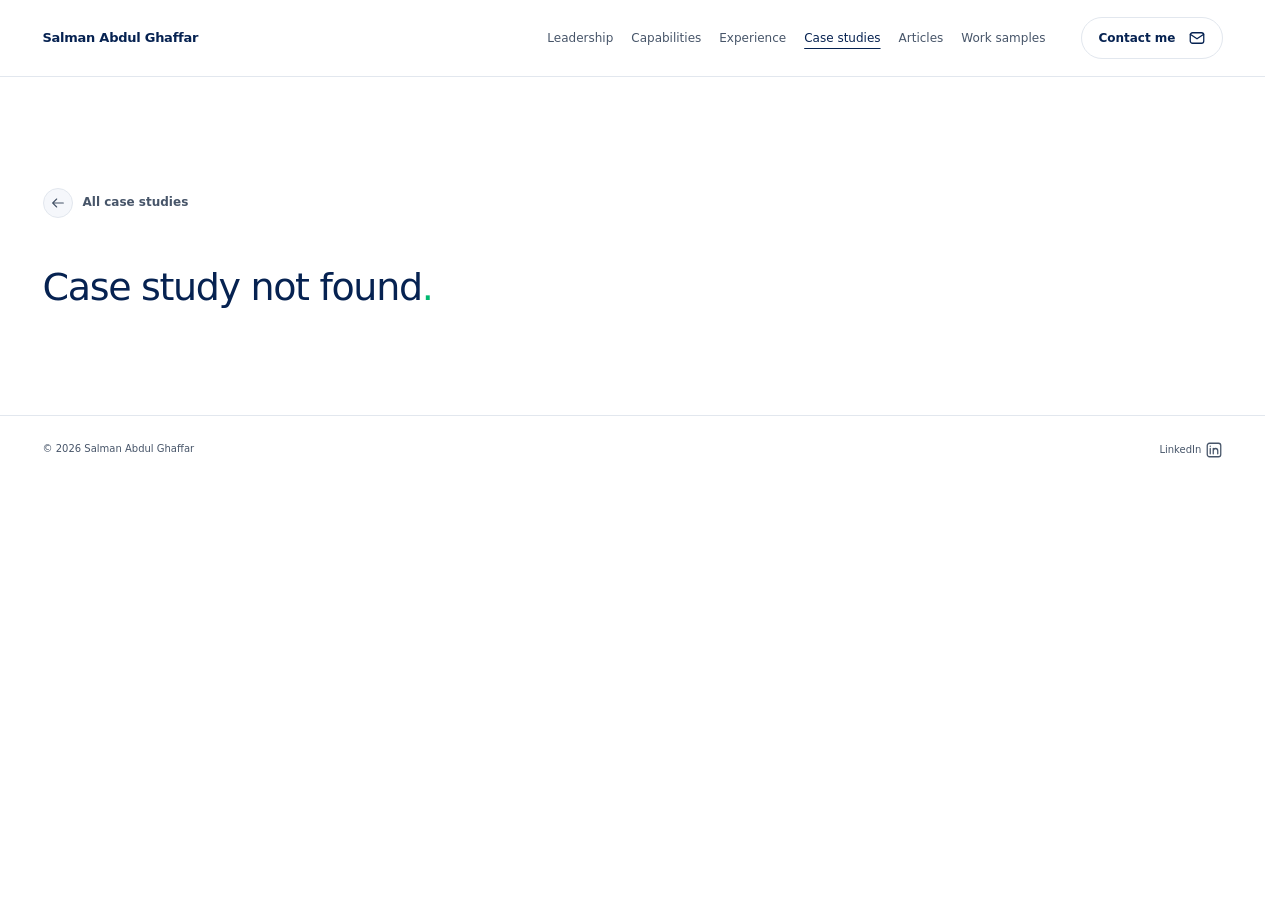
<file: case.html>
<!doctype html>
<html lang="en"><head>
<meta charset="utf-8"><meta name="viewport" content="width=device-width, initial-scale=1">
<title>Choose a case study — Salman Abdul Ghaffar</title><meta name="description" content="Explore the full product case studies by Salman Abdul Ghaffar.">
<meta name="robots" content="noindex,follow">
<link rel="icon" href="assets/favicon.svg" type="image/svg+xml">
<meta property="og:type" content="website"><meta property="og:site_name" content="Salman Abdul Ghaffar">
<meta property="og:title" content="Choose a case study — Salman Abdul Ghaffar"><meta property="og:description" content="Explore the full product case studies by Salman Abdul Ghaffar."><meta property="og:url" content="https://salman.prodmap.co.uk/case.html">
<meta property="og:image" content="https://salman.prodmap.co.uk/assets/og-image.png"><meta property="og:image:alt" content="Salman Abdul Ghaffar — Product leadership">
<meta name="twitter:card" content="summary_large_image"><meta name="twitter:title" content="Choose a case study — Salman Abdul Ghaffar"><meta name="twitter:description" content="Explore the full product case studies by Salman Abdul Ghaffar."><meta name="twitter:image" content="https://salman.prodmap.co.uk/assets/og-image.png">

<link rel="stylesheet" href="assets/styles.css"><link rel="stylesheet" href="assets/approach.css"><link rel="stylesheet" href="assets/simplify-c30ff3c432fa.css">


</head><body data-page="case">
<a class="skip-link" href="#main-content">Skip to content</a><aside class="rail" aria-label="Site navigation"><div class="header-inner"><a class="identity" href="index.html#top" aria-label="Salman Abdul Ghaffar, home"><span class="identity-name">Salman Abdul Ghaffar</span></a><nav aria-label="Main navigation"><a href="index.html#approach" >Leadership</a><a href="specs.html" >Capabilities</a><a href="index.html#changelog" >Experience</a><a href="cases.html" aria-current="page">Case studies</a><a href="articles.html" >Articles</a><a href="gallery-preview.html" >Work samples</a></nav><a class="header-contact" href="index.html#contact">Contact me <svg class="action-icon" viewBox="0 0 24 24" fill="none" stroke="currentColor" stroke-width="1.7" stroke-linecap="round" stroke-linejoin="round" aria-hidden="true" focusable="false"><rect x="3" y="5" width="18" height="14" rx="3"/><path d="m3 7 9 6 9-6"/></svg></a><button class="menu-toggle" aria-label="Open navigation" aria-expanded="false" aria-controls="mobile-menu"><span></span><span></span></button></div><nav id="mobile-menu" class="mobile-menu" aria-label="Mobile navigation" hidden><a href="index.html#approach" >Leadership</a><a href="specs.html" >Capabilities</a><a href="index.html#changelog" >Experience</a><a href="cases.html" aria-current="page">Case studies</a><a href="articles.html" >Articles</a><a href="gallery-preview.html" >Work samples</a><a href="index.html#contact">Contact</a></nav></aside>
<main id="main-content" tabindex="-1"><section><div class="wrap"><h1>Case studies</h1><ul><li><a href="case-reward-gmm.html">Driving Global Expansion through API-Based Loyalty Platform</a></li><li><a href="case-service-hive.html">Service Hive: cardholder servicing built for global scale</a></li><li><a href="case-liberty-equine.html">Liberty Mutual — Equine & Livestock Underwriting Portal</a></li><li><a href="case-copyrite-genuscan.html">GenuScan: building my first product, from an idea to customer rollout</a></li><li><a href="case-olcs.html">Modernising Ireland’s national leave and claims platform</a></li><li><a href="case-hr-coc.html">Intelligently automating employee changes with AI and deterministic rules</a></li></ul></div></section></main><noscript><style>.reveal{opacity:1!important;transform:none!important}.career-group[hidden]{display:block!important}.career-journey-interactive button,.menu-toggle,.cs2-toggle{display:none!important}.mobile-menu[hidden]{display:block!important}</style></noscript>
<script src="content/site.js"></script><script src="assets/site-4909d84cf97a.js"></script>
</body></html>
</file>
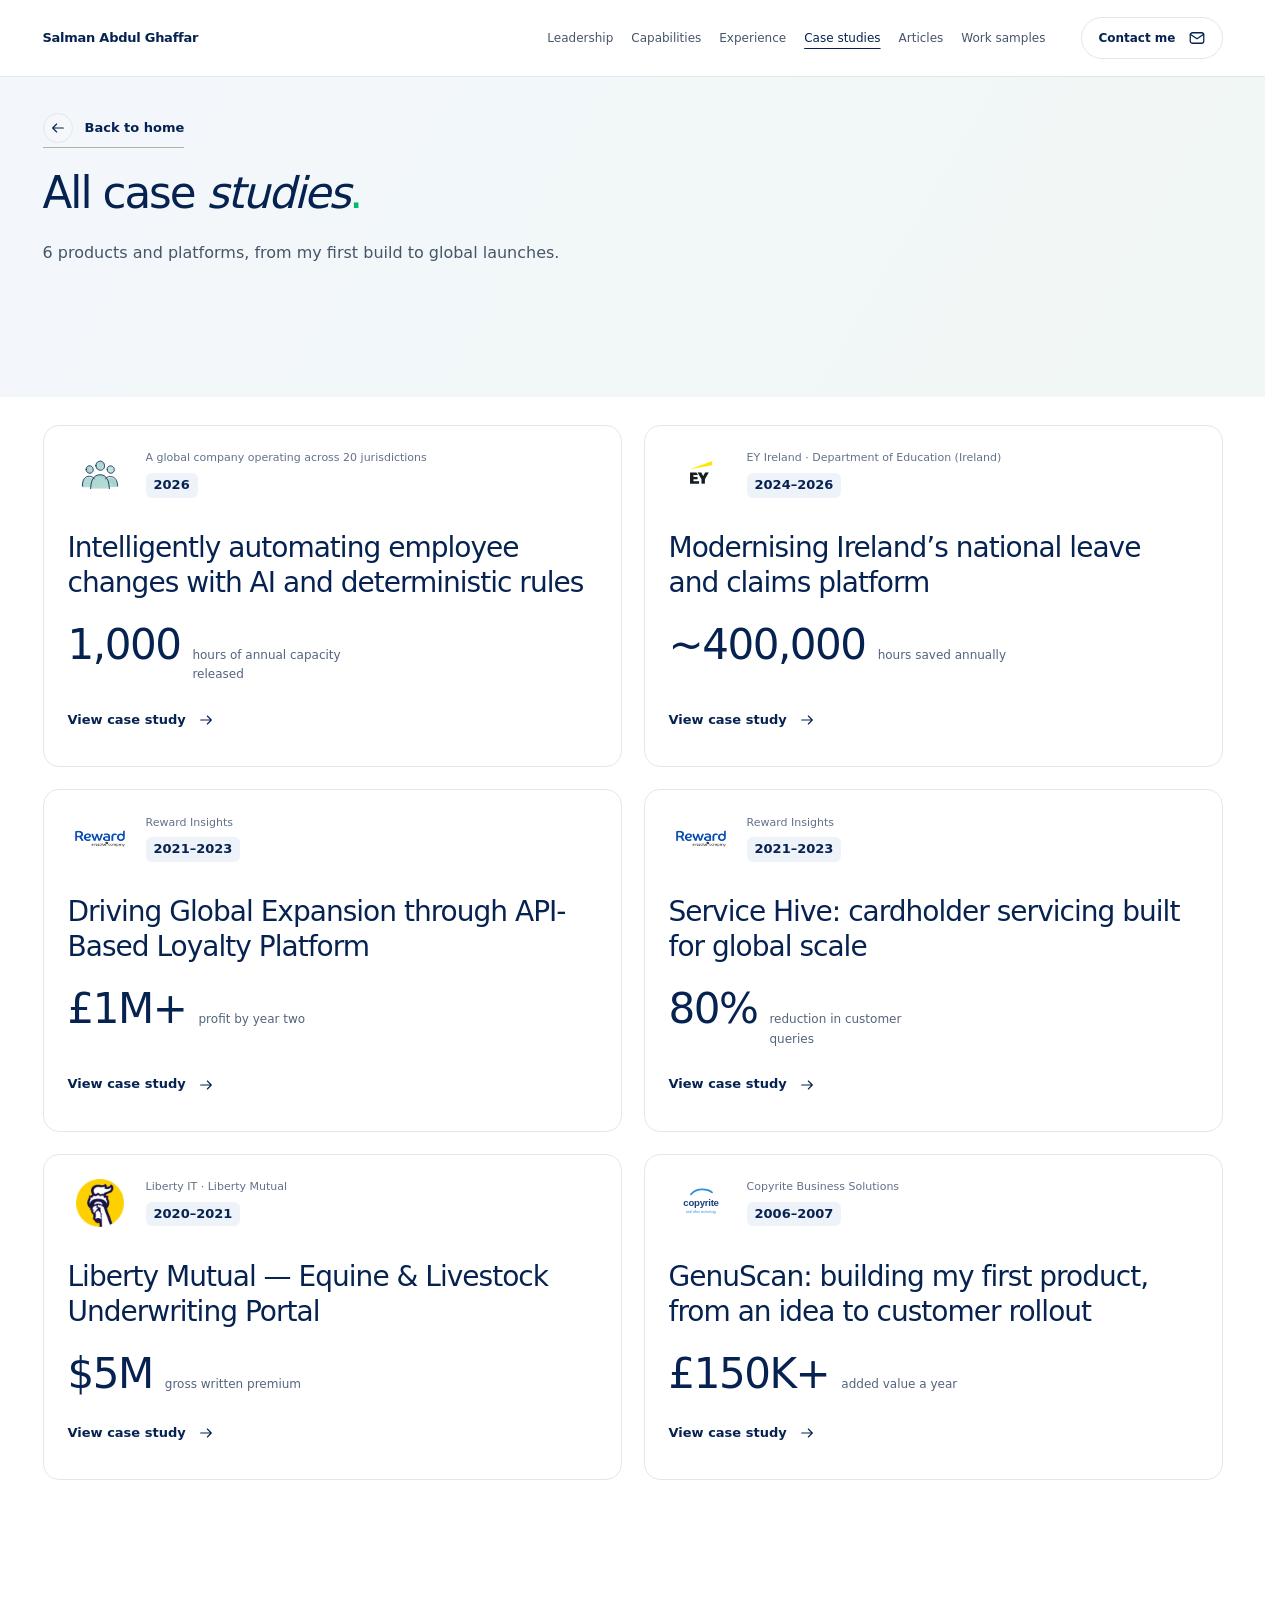
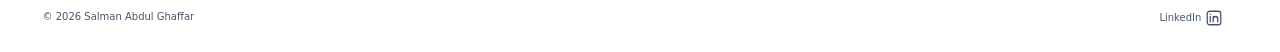
<file: cases.html>
<!doctype html>
<html lang="en"><head>
<meta charset="utf-8"><meta name="viewport" content="width=device-width, initial-scale=1">
<title>Case studies — Salman Abdul Ghaffar</title><meta name="description" content="Six product case studies: loyalty platforms, servicing, digital underwriting, national leave and claims, document management, and HR employee changes.">
<link rel="canonical" href="https://salman.prodmap.co.uk/cases.html">
<link rel="icon" href="assets/favicon.svg" type="image/svg+xml">
<meta property="og:type" content="website"><meta property="og:site_name" content="Salman Abdul Ghaffar">
<meta property="og:title" content="Case studies — Salman Abdul Ghaffar"><meta property="og:description" content="Six product case studies: loyalty platforms, servicing, digital underwriting, national leave and claims, document management, and HR employee changes."><meta property="og:url" content="https://salman.prodmap.co.uk/cases.html">
<meta property="og:image" content="https://salman.prodmap.co.uk/assets/og-image.png"><meta property="og:image:alt" content="Salman Abdul Ghaffar — Product leadership">
<meta name="twitter:card" content="summary_large_image"><meta name="twitter:title" content="Case studies — Salman Abdul Ghaffar"><meta name="twitter:description" content="Six product case studies: loyalty platforms, servicing, digital underwriting, national leave and claims, document management, and HR employee changes."><meta name="twitter:image" content="https://salman.prodmap.co.uk/assets/og-image.png">

<link rel="stylesheet" href="assets/styles.css"><link rel="stylesheet" href="assets/approach.css"><link rel="stylesheet" href="assets/simplify-c30ff3c432fa.css">

<link rel="stylesheet" href="assets/card-motion-preview.css?v=2">
</head><body data-page="cases" data-prerendered="true">
<a class="skip-link" href="#main-content">Skip to content</a><aside class="rail" aria-label="Site navigation"><div class="header-inner"><a class="identity" href="index.html#top" aria-label="Salman Abdul Ghaffar, home"><span class="identity-name">Salman Abdul Ghaffar</span></a><nav aria-label="Main navigation"><a href="index.html#approach" >Leadership</a><a href="specs.html" >Capabilities</a><a href="index.html#changelog" >Experience</a><a href="cases.html" aria-current="page">Case studies</a><a href="articles.html" >Articles</a><a href="gallery-preview.html" >Work samples</a></nav><a class="header-contact" href="index.html#contact">Contact me <svg class="action-icon" viewBox="0 0 24 24" fill="none" stroke="currentColor" stroke-width="1.7" stroke-linecap="round" stroke-linejoin="round" aria-hidden="true" focusable="false"><rect x="3" y="5" width="18" height="14" rx="3"/><path d="m3 7 9 6 9-6"/></svg></a><button class="menu-toggle" aria-label="Open navigation" aria-expanded="false" aria-controls="mobile-menu"><span></span><span></span></button></div><nav id="mobile-menu" class="mobile-menu" aria-label="Mobile navigation" hidden><a href="index.html#approach" >Leadership</a><a href="specs.html" >Capabilities</a><a href="index.html#changelog" >Experience</a><a href="cases.html" aria-current="page">Case studies</a><a href="articles.html" >Articles</a><a href="gallery-preview.html" >Work samples</a><a href="index.html#contact">Contact</a></nav></aside>
<main id="main-content" tabindex="-1">
    <section class="cs-head">
      <div class="wrap">
        <a class="back" href="index.html#work"><svg class="action-icon" viewBox="0 0 24 24" fill="none" stroke="currentColor" stroke-width="1.7" stroke-linecap="round" stroke-linejoin="round" aria-hidden="true" focusable="false"><path d="M20 12H4m6-6-6 6 6 6"/></svg> Back to home</a>
        <h1 class="portfolio-heading">All case <em>studies</em><span class="heading-stop" aria-hidden="true">.</span></h1>
        <p class="lede">6 products and platforms, from my first build to global launches.</p>
        </div></section><section class="case-list-body" aria-label="Case studies, newest first"><div class="wrap"><div class="cases"><article class="project-card " data-case-card="hr-coc"><div class="project-card-body"><div class="project-card-identity"><img class="project-card-logo" src="assets/coc-local/hr-transformation-approved-v1.svg" alt="" width="64" height="48" loading="lazy" decoding="async"><div class="project-card-meta"><span class="project-card-company">A global company operating across 20 jurisdictions</span><span class="project-card-year">2026</span></div></div><h3>Intelligently automating employee changes with AI and deterministic rules</h3><div class="project-card-metric"><b>1,000</b><span>hours of annual capacity released</span></div><a class="project-card-link" href="case-hr-coc.html" aria-label="Read the case study: Intelligently automating employee changes with AI and deterministic rules">View case study <svg class="action-icon" viewBox="0 0 24 24" fill="none" stroke="currentColor" stroke-width="1.7" stroke-linecap="round" stroke-linejoin="round" aria-hidden="true" focusable="false"><path d="M4 12h16m-6-6 6 6-6 6"/></svg></a></div></article><article class="project-card " data-case-card="olcs"><div class="project-card-body"><div class="project-card-identity"><img class="project-card-logo" src="assets/logos/ey-supplied-v001.webp" alt="" width="64" height="48" loading="lazy" decoding="async"><div class="project-card-meta"><span class="project-card-company">EY Ireland · Department of Education (Ireland)</span><span class="project-card-year">2024–2026</span></div></div><h3>Modernising Ireland’s national leave and claims platform</h3><div class="project-card-metric"><b>~400,000</b><span>hours saved annually</span></div><a class="project-card-link" href="case-olcs.html" aria-label="Read the case study: Modernising Ireland’s national leave and claims platform">View case study <svg class="action-icon" viewBox="0 0 24 24" fill="none" stroke="currentColor" stroke-width="1.7" stroke-linecap="round" stroke-linejoin="round" aria-hidden="true" focusable="false"><path d="M4 12h16m-6-6 6 6-6 6"/></svg></a></div></article><article class="project-card " data-case-card="reward-gmm"><div class="project-card-body"><div class="project-card-identity"><img class="project-card-logo" src="assets/logos/reward-transparent-v001.webp" alt="" width="64" height="48" loading="lazy" decoding="async"><div class="project-card-meta"><span class="project-card-company">Reward Insights</span><span class="project-card-year">2021–2023</span></div></div><h3>Driving Global Expansion through API-Based Loyalty Platform</h3><div class="project-card-metric"><b>£1M+</b><span>profit by year two</span></div><a class="project-card-link" href="case-reward-gmm.html" aria-label="Read the case study: Driving Global Expansion through API-Based Loyalty Platform">View case study <svg class="action-icon" viewBox="0 0 24 24" fill="none" stroke="currentColor" stroke-width="1.7" stroke-linecap="round" stroke-linejoin="round" aria-hidden="true" focusable="false"><path d="M4 12h16m-6-6 6 6-6 6"/></svg></a></div></article><article class="project-card " data-case-card="service-hive"><div class="project-card-body"><div class="project-card-identity"><img class="project-card-logo" src="assets/logos/reward-transparent-v001.webp" alt="" width="64" height="48" loading="lazy" decoding="async"><div class="project-card-meta"><span class="project-card-company">Reward Insights</span><span class="project-card-year">2021–2023</span></div></div><h3>Service Hive: cardholder servicing built for global scale</h3><div class="project-card-metric"><b>80%</b><span>reduction in customer queries</span></div><a class="project-card-link" href="case-service-hive.html" aria-label="Read the case study: Service Hive: cardholder servicing built for global scale">View case study <svg class="action-icon" viewBox="0 0 24 24" fill="none" stroke="currentColor" stroke-width="1.7" stroke-linecap="round" stroke-linejoin="round" aria-hidden="true" focusable="false"><path d="M4 12h16m-6-6 6 6-6 6"/></svg></a></div></article><article class="project-card " data-case-card="liberty-equine"><div class="project-card-body"><div class="project-card-identity"><img class="project-card-logo" src="assets/logos/liberty-mutual-rounded-v001.png" alt="" width="64" height="48" loading="lazy" decoding="async"><div class="project-card-meta"><span class="project-card-company">Liberty IT · Liberty Mutual</span><span class="project-card-year">2020–2021</span></div></div><h3>Liberty Mutual — Equine & Livestock Underwriting Portal</h3><div class="project-card-metric"><b>$5M</b><span>gross written premium</span></div><a class="project-card-link" href="case-liberty-equine.html" aria-label="Read the case study: Liberty Mutual — Equine & Livestock Underwriting Portal">View case study <svg class="action-icon" viewBox="0 0 24 24" fill="none" stroke="currentColor" stroke-width="1.7" stroke-linecap="round" stroke-linejoin="round" aria-hidden="true" focusable="false"><path d="M4 12h16m-6-6 6 6-6 6"/></svg></a></div></article><article class="project-card " data-case-card="copyrite-genuscan"><div class="project-card-body"><div class="project-card-identity"><img class="project-card-logo" src="assets/logos/copyrite_logo.svg" alt="" width="64" height="48" loading="lazy" decoding="async"><div class="project-card-meta"><span class="project-card-company">Copyrite Business Solutions</span><span class="project-card-year">2006–2007</span></div></div><h3>GenuScan: building my first product, from an idea to customer rollout</h3><div class="project-card-metric"><b>£150K+</b><span>added value a year</span></div><a class="project-card-link" href="case-copyrite-genuscan.html" aria-label="Read the case study: GenuScan: building my first product, from an idea to customer rollout">View case study <svg class="action-icon" viewBox="0 0 24 24" fill="none" stroke="currentColor" stroke-width="1.7" stroke-linecap="round" stroke-linejoin="round" aria-hidden="true" focusable="false"><path d="M4 12h16m-6-6 6 6-6 6"/></svg></a></div></article></div>
      </div>
    </section><footer><span>© 2026 Salman Abdul Ghaffar</span><a href="https://www.linkedin.com/in/pmsalman/" target="_blank" rel="noopener">LinkedIn <svg class="action-icon" viewBox="0 0 24 24" fill="none" stroke="currentColor" stroke-width="1.7" stroke-linecap="round" stroke-linejoin="round" aria-hidden="true" focusable="false"><rect x="3" y="3" width="18" height="18" rx="3"/><path d="M7 10v7m0-10v.01M11 17v-7m0 3c0-4 6-4 6 0v4"/></svg></a></footer></main><noscript><style>.reveal{opacity:1!important;transform:none!important}.career-group[hidden]{display:block!important}.career-journey-interactive button,.menu-toggle,.cs2-toggle{display:none!important}.mobile-menu[hidden]{display:block!important}</style></noscript>
<script src="content/site.js"></script><script src="assets/site-4909d84cf97a.js"></script><script src="assets/card-motion-preview.js?v=2"></script>
</body></html>
</file>
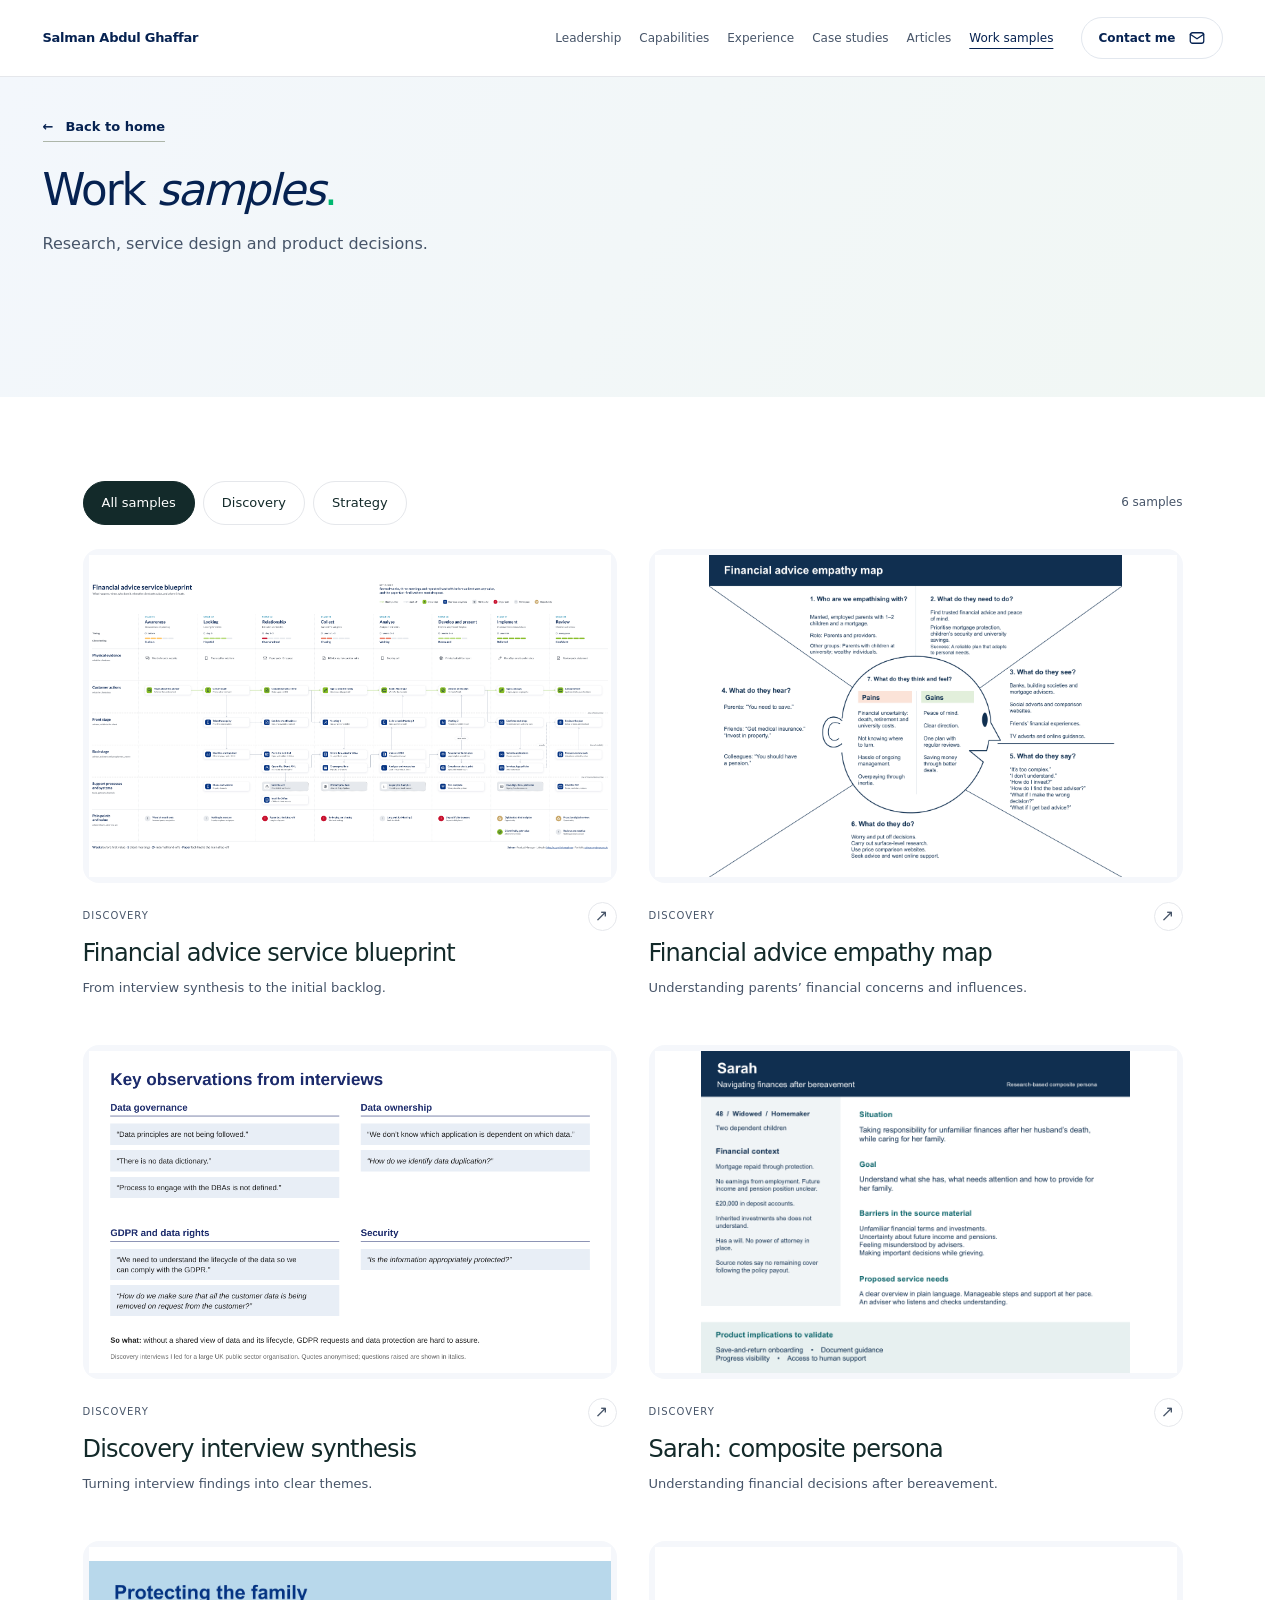
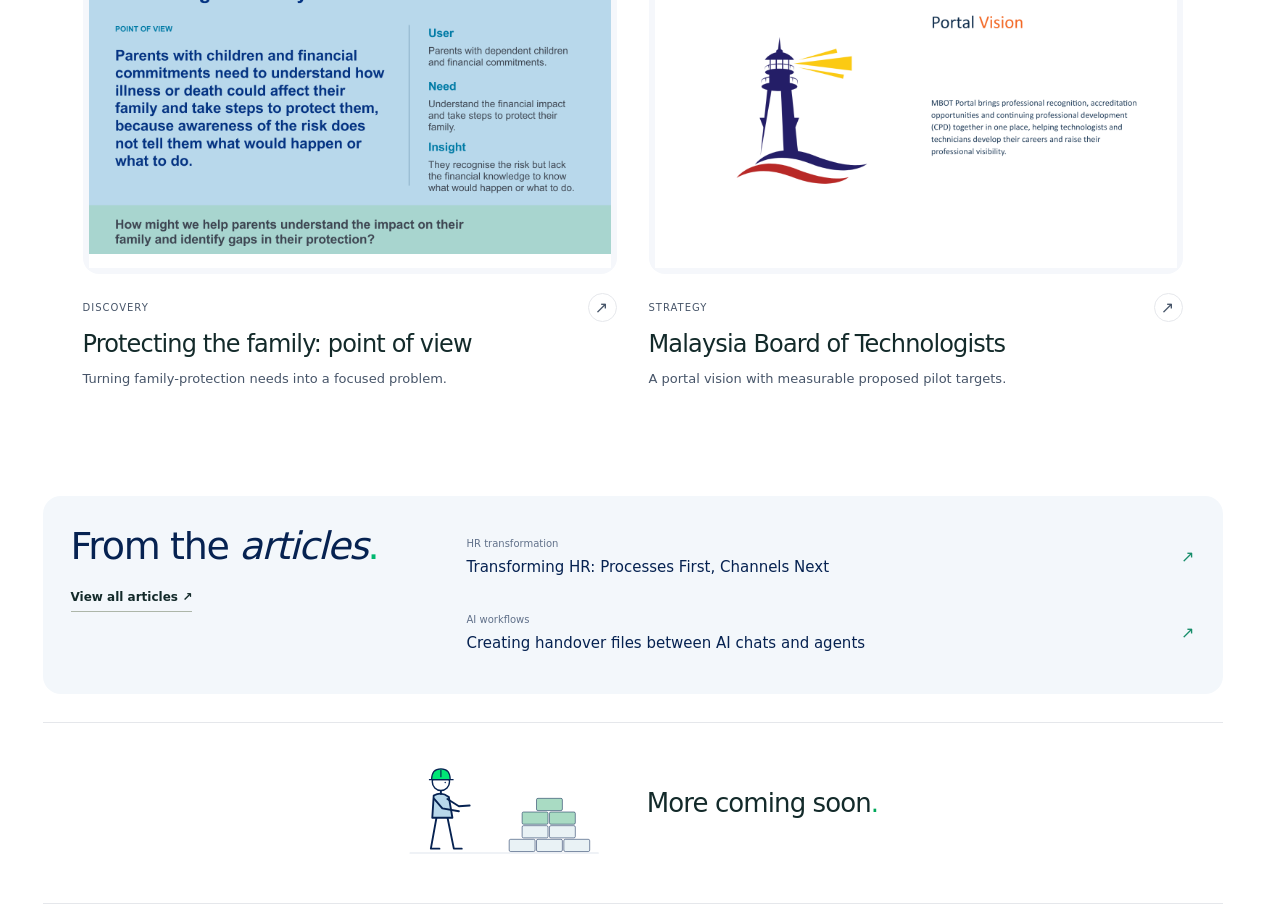
<file: gallery-preview.html>
<!doctype html>
<html lang="en">
<head>
<meta charset="utf-8"><meta name="viewport" content="width=device-width,initial-scale=1">
<meta name="robots" content="noindex,nofollow"><title>Work samples — Salman Abdul Ghaffar</title>
<link rel="stylesheet" href="assets/styles.css"><link rel="stylesheet" href="assets/simplify-c30ff3c432fa.css"><style>
:root{--navy:#062251;--green:#00e676;--muted:#526175;--line:#dfe5ed;--soft:#f5f7fa;--blue:#b8d8eb;--mint:#a9dbc3;--lavender:#dfd2ee;--amber:#ffc563}
*{box-sizing:border-box}html{scroll-behavior:smooth}body{margin:0;color:var(--navy);background:white;font:16px/1.6 Inter,Segoe UI,Arial,sans-serif}button,a{-webkit-tap-highlight-color:transparent}button{font:inherit;color:inherit;cursor:pointer}a{color:inherit;text-decoration:none}button:focus-visible,a:focus-visible,summary:focus-visible{outline:3px solid #05784a;outline-offset:5px}button:disabled{opacity:.3;cursor:default}.wrap{width:min(1280px,calc(100% - 96px));margin:auto}.preview-bar{font-size:12px;background:#edf7f2;text-align:center;padding:9px 20px;color:#285943}.preview-bar b{font-weight:650}header{border-bottom:1px solid var(--line)}.header-inner{display:flex;align-items:center;justify-content:space-between;min-height:100px;gap:24px}.brand{font-size:18px;line-height:1.2;font-weight:750;letter-spacing:-.5px}.brand:before{content:'';display:block;width:25px;height:3px;background:var(--green);margin-bottom:10px}.brand small{font-size:11px;font-weight:400;letter-spacing:.2px;display:block;margin-top:6px;color:var(--muted)}nav{display:flex;align-items:center;gap:30px;font-size:13px}nav .active{position:relative;font-weight:650}nav .active:after{content:'';height:3px;background:var(--green);position:absolute;bottom:-13px;left:0;right:0}.contact{border:1px solid var(--line);padding:9px 17px;border-radius:25px}
.hero{padding:82px 0 65px;display:grid;grid-template-columns:1.3fr .7fr;gap:85px;align-items:end}.eyebrow{font-size:11px;letter-spacing:1.8px;text-transform:uppercase;font-weight:650;display:flex;align-items:center;gap:10px}.eyebrow:before{content:'';width:23px;height:2px;background:var(--green)}h1{font-size:clamp(40px,4.8vw,68px);line-height:1.06;letter-spacing:-2.8px;font-weight:650;margin:24px 0 0}h1 em{font-style:normal;color:#487364}.hero-description{color:var(--muted);font-size:16px;line-height:1.8;margin:0 0 7px}.hero-description small{display:block;font-size:12px;margin-top:20px}.section-top{display:flex;align-items:center;justify-content:space-between;gap:24px;border-top:1px solid var(--line);padding:26px 0}.filters{display:flex;gap:8px;flex-wrap:wrap}.filter{border:1px solid var(--line);background:white;padding:8px 18px;border-radius:40px;font-size:13px}.filter[aria-pressed=true]{background:var(--navy);border-color:var(--navy);color:white}.section-top p{font-size:12px;color:var(--muted);margin:0}.gallery-section{padding-bottom:65px}.gallery-rail{display:flex;gap:24px;overflow-x:auto;scroll-snap-type:x mandatory;scrollbar-width:thin;scrollbar-color:#a9b6c4 transparent;padding:4px 2px 24px;overscroll-behavior-x:contain}.sample{flex:0 0 calc((100% - 48px)/3);min-width:0;scroll-snap-align:start}.sample[hidden]{display:none}.sample-button{display:block;width:100%;text-align:left;border:0;padding:0;background:transparent;border-radius:18px}.art{aspect-ratio:1.36;position:relative;border-radius:16px;overflow:hidden;background:var(--soft);padding:26px;display:flex;align-items:center;justify-content:center;transition:transform .25s}.sample-button:hover .art{transform:translateY(-4px)}.sheet{background:#fff;border:1px solid #e2e7ec;border-radius:8px;padding:18px;width:100%;box-shadow:0 12px 24px #0622510b;transform:rotate(-3deg)}.sample:nth-child(2n) .sheet{transform:rotate(3deg)}.sample:nth-child(3n) .sheet{transform:rotate(-1deg)}.doc-eyebrow{font-size:7px;letter-spacing:1px;text-transform:uppercase;color:#7d8997;margin-bottom:8px}.doc-title{font-size:13px;line-height:1.25;font-weight:650;letter-spacing:-.3px;margin-bottom:16px}.doc-title:after{content:'';display:block;width:20px;height:2px;background:var(--green);margin-top:7px}.meta{display:flex;justify-content:space-between;align-items:center;margin:19px 0 7px;font-size:10px;letter-spacing:1px;text-transform:uppercase;color:var(--muted)}.arrow{width:29px;height:29px;border:1px solid var(--line);border-radius:50%;display:grid;place-items:center;font-size:16px;transition:background .2s}.sample-button:hover .arrow{background:var(--green);border-color:var(--green)}.sample h2{font-size:21px;line-height:1.25;letter-spacing:-.6px;font-weight:600;margin:0 0 9px}.sample .description{font-size:13px;line-height:1.7;color:var(--muted);margin:0;max-width:320px}.sample .tag{display:inline-block;font-size:10px;color:#6f7a89;margin-top:12px}.rail-bottom{display:flex;justify-content:space-between;align-items:center;margin-top:22px;gap:20px}.rail-bottom p{font-size:12px;color:var(--muted);margin:0}.controls{display:flex;gap:8px}.controls button{width:43px;height:43px;background:white;border:1px solid var(--line);border-radius:50%;font-size:20px}.controls button:not(:disabled):hover{background:var(--soft)}
.roadmap{display:grid;grid-template-columns:repeat(3,1fr);gap:7px}.roadmap strong{font-size:7px;display:block;margin-bottom:7px}.block{border-radius:3px;background:#dceaf1;height:22px;margin-top:5px;padding:5px;font-size:5px;line-height:1.2}.block.mint{background:#d4eddf}.block.amber{background:#ffedcd}.block.lavender{background:#eee6f5}.flow{display:flex;align-items:center;justify-content:center;gap:5px;margin:23px 0}.flow span{background:#e6f1ee;border-radius:5px;padding:13px 6px;font-size:6px;text-align:center;flex:1}.flow i{font-size:12px;font-style:normal}.lanes{display:grid;grid-template-columns:1fr 1fr 1fr;gap:6px}.lanes div{font-size:5px;border-top:1px dashed #b6c6d3;padding-top:8px;color:#78899a}.decision-row{display:grid;grid-template-columns:1.5fr .6fr .6fr;gap:6px;padding:8px 0;border-bottom:1px solid #e9eef2;font-size:6px}.decision-row b{font-weight:500}.pill{background:#ddf4e5;color:#35724d;border-radius:10px;text-align:center;padding:1px}.matrix{height:105px;position:relative;background:linear-gradient(90deg,transparent 49.5%,#d4dde5 49.5%,#d4dde5 50%,transparent 50%),linear-gradient(transparent 49.5%,#d4dde5 49.5%,#d4dde5 50%,transparent 50%);border-left:1px solid #9eb0bf;border-bottom:1px solid #9eb0bf;margin:5px 0}.matrix b{position:absolute;width:12px;height:12px;background:#91bfb0;border-radius:50%;border:2px solid white}.matrix small{position:absolute;font-size:5px;color:#7a899a;left:5px;top:3px}.requirements{font-size:7px}.requirements p{margin:6px 0;padding:6px;background:#f4f7f9;border-left:2px solid #9bbcb2}.architecture{display:grid;gap:9px;align-items:center;text-align:center;font-size:6px}.architecture div{border-radius:5px;background:#ddebf2;padding:9px}.architecture section{display:flex;gap:8px}.architecture section div{flex:1;background:#d7e9df}.architecture .base{background:#e9e1f1}.caption-line{height:3px;background:#e8edf2;width:78%;margin-top:6px}.caption-line.short{width:50%}.note{border-top:1px solid var(--line);padding:34px 0 50px;display:grid;grid-template-columns:1fr 1fr;gap:65px}.note h2{font-size:24px;letter-spacing:-.7px;font-weight:500;line-height:1.3;margin:0}.note p{font-size:13px;color:var(--muted);margin:0;line-height:1.8}footer{padding:24px 0;border-top:1px solid var(--line);font-size:11px;color:var(--muted)}footer .wrap{display:flex;justify-content:space-between;gap:20px}
dialog{border:0;padding:0;border-radius:20px;color:var(--navy);width:min(1000px,calc(100% - 48px));max-height:90dvh;overflow:auto;box-shadow:0 20px 100px #00163040}dialog::backdrop{background:#06225177;backdrop-filter:blur(5px)}.dialog-header{position:sticky;top:0;background:white;z-index:2;display:flex;align-items:center;justify-content:space-between;gap:16px;padding:18px 28px;border-bottom:1px solid var(--line)}.dialog-header span{font-size:11px;letter-spacing:.8px;text-transform:uppercase;color:var(--muted)}.close{width:35px;height:35px;display:grid;place-items:center;border-radius:50%;border:1px solid var(--line);background:white;font-size:24px;line-height:1}.dialog-content{padding:28px;display:grid;grid-template-columns:1.1fr 1fr;gap:30px;align-items:start}.dialog-content .art{aspect-ratio:1.1;position:sticky;top:90px}.dialog-content .sheet{padding:24px}.dialog-content h2{font-size:30px;line-height:1.15;letter-spacing:-1px;margin:4px 0 15px}.dialog-description{font-size:14px;color:var(--muted)}.preview-label{display:inline-block;font-size:10px;border-radius:4px;background:#fff2d9;padding:4px 8px;margin-bottom:16px}details{border-top:1px solid var(--line);padding:15px 0;font-size:13px}summary{cursor:pointer;font-weight:600;list-style:none;display:flex;justify-content:space-between;gap:12px}summary:after{content:'+';font-size:18px;line-height:1.2;font-weight:400}details[open] summary:after{content:'−'}details p{margin:10px 0 0;color:var(--muted);line-height:1.8}.dialog-footer{border-top:1px solid var(--line);padding:16px 28px;display:flex;justify-content:space-between;align-items:center;font-size:11px;color:var(--muted)}.text-button{background:none;border:0;padding:5px;font-size:12px;text-decoration:underline;text-underline-offset:4px}.skip{position:fixed;top:-70px;background:var(--navy);color:white;padding:12px;z-index:10}.skip:focus{top:10px}
@media(min-width:1500px){.hero{padding-top:95px}}
@media(max-width:1000px){.wrap{width:calc(100% - 56px)}.hero{gap:40px}.sample{flex-basis:calc((100% - 24px)/2)}h1{letter-spacing:-1.8px}.hero-description{font-size:14px}nav{gap:18px}.art{padding:25px}.dialog-content{gap:22px}}
@media(max-width:640px){.wrap{width:calc(100% - 40px)}.preview-bar{font-size:10px}.header-inner{min-height:90px}.brand{font-size:15px}nav a:not(.active){display:none}nav{font-size:12px}.hero{display:block;padding:48px 0 36px}h1{font-size:43px;letter-spacing:-1.9px}.hero-description{margin-top:24px;max-width:380px}.hero-description small{margin-top:12px}.section-top{align-items:start;flex-direction:column;gap:13px;padding:23px 0}.filter{padding:8px 14px;font-size:12px}.gallery-rail{gap:16px;scroll-padding-left:2px}.sample{flex-basis:88%}.sample h2{font-size:22px}.art{padding:27px}.rail-bottom{margin-top:12px}.rail-bottom p{max-width:170px}.note{display:block;padding:30px 0}.note h2{font-size:24px;margin-bottom:18px}.note p{max-width:370px}.gallery-section{padding-bottom:40px}footer .wrap{flex-direction:column;gap:5px}dialog{width:calc(100% - 20px);max-height:94dvh;border-radius:14px}.dialog-header{padding:12px 18px}.dialog-content{display:block;padding:18px}.dialog-content .art{position:static;aspect-ratio:1.35;margin-bottom:25px}.dialog-content h2{font-size:28px}.dialog-footer{padding:15px 18px;gap:15px}.dialog-footer span{max-width:190px}}
@media(prefers-reduced-motion:reduce){html{scroll-behavior:auto}*,*:before,*:after{transition:none!important;animation:none!important}.sample-button:hover .art{transform:none}}
/* Match the existing portfolio shell and typography. */
body.gallery-page{font-family:var(--body);--navy:var(--ink);--muted:#475569;--line:#E5E7EB;--soft:#F5F7FB}
.gallery-page main{margin:0;padding:0}.gallery-page .wrap{max-width:1180px;width:calc(100% - 80px)}
.gallery-page .rail{background:#fff}.gallery-page .header-inner{max-width:1260px;margin:auto;gap:28px}
.gallery-page .header-inner nav{gap:24px}.gallery-page .header-inner nav a{font-size:12px;letter-spacing:0}
.gallery-page .header-contact{font-size:12px}.gallery-page .action-icon{width:18px;height:18px}
.gallery-page .identity-name{font-size:13px;font-weight:600;letter-spacing:-.02em}
.gallery-page .preview-bar{background:#f5f7fb;color:#64748b;font-size:11px;padding:5px 20px}
.gallery-page .hero{padding:52px 0 36px;grid-template-columns:1fr 1fr;gap:48px}
.gallery-page h1{font-family:var(--display);font-size:var(--portfolio-title-size);font-weight:500;letter-spacing:-.045em;line-height:1.12;margin:0}
.gallery-page .hero-description{font-size:15px;line-height:1.7;margin:0;color:var(--muted)}
.gallery-page .sample h2,.gallery-page .dialog-content h2{font-family:var(--display);font-weight:500}
.gallery-page .sample .description{font-size:13px}.gallery-page .section-top{padding:20px 0}
.gallery-page .dialog-footer{justify-content:flex-end}.gallery-page .dialog-footer>span:empty{display:none}
@media(max-width:1000px){.gallery-page .header-inner{gap:16px}.gallery-page .header-inner nav{gap:14px}}
@media(max-width:860px){.gallery-page .header-inner>nav{display:none}.gallery-page .menu-toggle{display:block}}
@media(max-width:640px){.gallery-page .wrap{width:calc(100% - 48px)}.gallery-page .hero{display:block;padding:30px 0}.gallery-page .hero-description{margin-top:16px}.gallery-page .rail nav a{display:block}.gallery-page .header-inner>nav{display:none}.gallery-page .mobile-menu[hidden]{display:none}.gallery-page .mobile-menu:not([hidden]){display:grid;gap:4px}.gallery-page .header-inner{gap:12px}.gallery-page .header-contact{margin-left:auto}.gallery-page .identity-name{font-size:12px}}
.actual-art{padding:12px;background:#f5f7fb!important}.actual-art img{display:block;width:100%;height:100%;object-fit:contain;background:white}
.document-mode .dialog-content{grid-template-columns:1fr}.document-mode .dialog-content #dialog-art{min-width:0}.document-mode .dialog-content .actual-art{position:static;aspect-ratio:auto;max-height:52dvh;overflow:auto;display:block;padding:0}.document-mode .dialog-content .actual-art img{width:100%;min-width:1100px;max-width:none;height:auto;object-fit:initial}.document-mode .dialog-content>div:last-child{max-width:700px}.document-mode .dialog-footer{justify-content:space-between}.gallery-page #full-size[hidden]{display:none}
@media(min-width:861px) and (max-width:1100px){.gallery-page .header-inner nav{gap:13px}.gallery-page .header-inner{gap:15px}}
/* Explicit controls replace the gallery scrollbar; native scrolling remains available. */
.gallery-page .gallery-rail{scrollbar-width:none;-ms-overflow-style:none;padding-bottom:8px}
.gallery-page .gallery-rail::-webkit-scrollbar{display:none}
.gallery-page .rail-bottom{margin-top:24px;align-items:center;flex-wrap:wrap;gap:16px}
.gallery-page .controls button{width:auto;min-width:108px;height:44px;padding:0 18px;border-radius:999px;font-size:13px;display:inline-flex;align-items:center;justify-content:center;gap:12px}
.gallery-page .controls button span{font-size:18px}.gallery-page .controls button:disabled{opacity:.4}
.page-controls{display:flex;gap:6px;align-items:center}.page-controls button{height:44px;width:44px;border:1px solid transparent;border-radius:50%;background:transparent;font-size:12px;color:var(--muted)}
.page-controls button:hover{background:var(--soft)}.page-controls button[aria-current="page"]{color:white;background:var(--ink);border-color:var(--ink)}
.gallery-page .mobile-menu[hidden],.gallery-page [hidden]{display:none!important}
.gallery-page .actual-art:focus-visible{outline:2px solid var(--ink);outline-offset:3px}
@media(max-width:640px){.gallery-page .controls button{min-width:94px;padding:0 12px;gap:8px}.gallery-page .rail-bottom{justify-content:center}.gallery-page .page-controls{justify-content:center;gap:0;max-width:100%;flex-wrap:wrap}.gallery-page .page-controls button{width:36px;height:44px}.gallery-page .controls{margin-left:auto}.gallery-page .section-top{gap:16px}.gallery-page .gallery-rail{padding-bottom:4px}}
@media(forced-colors:active){.page-controls button[aria-current="page"]{outline:2px solid ButtonText}.gallery-page .controls button{border:1px solid ButtonText}}
/* Fit complete artefact first. Explicit zoom/pan replaces nested scrollbars. */
.gallery-page #sample-dialog{margin:auto;width:min(1180px,calc(100% - 48px));overflow-x:hidden;overflow-y:auto}
.gallery-page #sample-dialog .dialog-content{min-width:0}.gallery-page #dialog-art{min-width:0}
.gallery-page .viewer-toolbar{display:flex;align-items:center;gap:8px;margin-bottom:10px;flex-wrap:wrap}
.gallery-page .viewer-toolbar .viewer-help{margin-right:auto;font-size:12px;color:var(--muted)}
.gallery-page .viewer-toolbar button{min-width:44px;height:44px;border:1px solid var(--line);border-radius:999px;background:white;font-size:16px;padding:0 12px}.gallery-page .viewer-toolbar button:hover:not(:disabled){background:var(--soft)}
.gallery-page .zoom-status{font-size:12px;color:var(--muted);min-width:42px;text-align:center}
.gallery-page .image-viewer{position:relative;width:100%;height:clamp(230px,43dvh,520px);overflow:hidden;border:1px solid var(--line);border-radius:10px;background:#f5f7fb;touch-action:pan-y;isolation:isolate}
.gallery-page #dialog-art .image-viewer img{position:absolute;left:0;top:0;min-width:0;max-width:none;max-height:none;object-fit:unset;transform-origin:0 0;user-select:none;pointer-events:none;background:white}
.gallery-page .image-viewer.is-zoomed{cursor:grab;touch-action:none}.gallery-page .image-viewer.is-dragging{cursor:grabbing}
.gallery-page .image-viewer:focus-visible{outline:2px solid var(--ink);outline-offset:3px}
@media(max-width:640px){.gallery-page #sample-dialog{width:calc(100% - 20px)}.gallery-page .viewer-toolbar .viewer-help{flex:1 0 100%;margin-bottom:2px}.gallery-page .image-viewer{height:clamp(210px,37dvh,360px)}.gallery-page .dialog-content{padding:16px}}
/* Grid overview and dedicated sample route share the portfolio shell. */
.gallery-page .gallery-grid{display:grid;grid-template-columns:repeat(2,minmax(0,1fr));gap:46px 32px;align-items:start;padding:4px 0 32px}
.gallery-page .gallery-grid .sample{min-width:0;flex:none}.gallery-page .sample-link{display:block;border-radius:14px;text-decoration:none;color:var(--ink)}
.gallery-page .sample-link:hover .art{transform:translateY(-3px)}.gallery-page .sample-link:hover .arrow{background:var(--accent);border-color:var(--accent)}
.gallery-page .sample-link:focus-visible{outline:2px solid var(--ink);outline-offset:7px}.gallery-page .sample .art{aspect-ratio:1.6}
.gallery-page .sample h2{font-size:24px}.gallery-page .sample .description{max-width:none}.gallery-page .example-tag{font-size:10px;color:var(--muted);display:block;margin-top:8px}
.gallery-page .sample-detail{padding-top:30px;padding-bottom:64px}.gallery-page .gallery-back{display:inline-flex;align-items:center;min-height:44px;font-size:13px;color:var(--muted);text-decoration:none;margin-bottom:28px}.gallery-page .gallery-back:hover{text-decoration:underline;text-underline-offset:5px;color:var(--ink)}
.gallery-page .detail-intro{display:flex;justify-content:space-between;align-items:start;gap:28px;margin-bottom:30px}.gallery-page .detail-intro h1{max-width:24ch}.gallery-page .detail-category{font-size:11px;color:var(--muted);margin:0 0 15px}.gallery-page .detail-description{font-size:16px;color:var(--muted);margin:20px 0 0;max-width:65ch}.gallery-page .detail-intro .preview-label{flex:none;max-width:210px;margin:4px 0}
.gallery-page .detail-summary{display:grid;grid-template-columns:1fr 1fr;gap:48px;border-top:1px solid var(--line);padding:28px 0 36px}.gallery-page .sample-detail h2{font-family:var(--display);font-weight:500;font-size:21px;letter-spacing:-.025em;margin:0 0 12px}.gallery-page .detail-summary p,.gallery-page .detail-outcome p{font-size:14px;color:var(--muted);line-height:1.8;margin:0;max-width:78ch}
.gallery-page .detail-artefact{border-top:1px solid var(--line);padding:26px 0 34px}.gallery-page .artefact-heading{display:flex;align-items:center;justify-content:space-between;gap:20px;margin-bottom:16px}.gallery-page .artefact-heading h2{margin:0}.gallery-page #detail-art{min-width:0}.gallery-page #detail-art .image-viewer{height:clamp(300px,60dvh,750px)}
.gallery-page #detail-art .image-viewer img{position:absolute;left:0;top:0;min-width:0;max-width:none;max-height:none;object-fit:unset;transform-origin:0 0;user-select:none;pointer-events:none;background:white}
.gallery-page #detail-art>.art{max-width:740px;aspect-ratio:1.6;margin:auto}.gallery-page .detail-outcome{border-top:1px solid var(--line);padding-top:28px}.gallery-page .detail-bottom{margin-top:32px}.gallery-page .detail-bottom .gallery-back{margin:0}.gallery-page [hidden]{display:none!important}
@media(max-width:640px){.gallery-page .gallery-grid{grid-template-columns:1fr;gap:32px}.gallery-page .sample h2{font-size:22px}.gallery-page .sample-detail{padding-top:20px}.gallery-page .detail-intro{display:block}.gallery-page .detail-intro .preview-label{margin:18px 0 0}.gallery-page .detail-summary{grid-template-columns:1fr;gap:24px;padding:24px 0}.gallery-page .detail-description{font-size:15px}.gallery-page #detail-art .image-viewer{height:clamp(260px,50dvh,500px)}.gallery-page .artefact-heading{align-items:center}.gallery-page .sample-detail h2{font-size:20px}.gallery-page .gallery-back{margin-bottom:20px}}
/* Compact sample detail; remove repeated rules around the context row. */
.gallery-page .sample-detail{padding-top:20px;padding-bottom:36px}
.gallery-page .gallery-back{margin-bottom:16px}
.gallery-page .detail-intro{margin-bottom:18px;gap:20px}
.gallery-page .detail-category{margin-bottom:10px}
.gallery-page .detail-description{margin-top:12px}
.gallery-page .detail-summary{border:0;padding:10px 0 20px;gap:32px}
.gallery-page .detail-summary section{border:0;margin:0;padding:0}
.gallery-page .sample-detail h2{margin-bottom:8px}
.gallery-page .detail-artefact{border-top:0;padding:8px 0 22px}
.gallery-page .artefact-heading{margin-bottom:10px}
.gallery-page .viewer-toolbar{margin-bottom:8px}
.gallery-page .detail-outcome{padding-top:18px}
.gallery-page .detail-bottom{margin-top:20px}
@media(max-width:640px){.gallery-page .sample-detail{padding-top:16px;padding-bottom:28px}.gallery-page .detail-summary{padding:8px 0 18px;gap:18px}.gallery-page .detail-intro{margin-bottom:16px}.gallery-page .detail-intro .preview-label{margin-top:12px}.gallery-page .gallery-back{margin-bottom:14px}}
.gallery-page .artefact-views{display:flex;gap:8px;flex-wrap:wrap;margin:0 0 10px}
.gallery-page .artefact-views button{background:white;color:var(--ink);border:1px solid var(--line);border-radius:999px;padding:8px 16px;min-height:44px;font-size:13px}
.gallery-page .artefact-views button[aria-pressed="true"]{background:var(--ink);color:white;border-color:var(--ink)}
.gallery-page .artefact-caption{font-size:13px;color:var(--muted);line-height:1.6;margin:0 0 14px;max-width:80ch}.gallery-page .artefact-caption:empty{display:none}

/* A small, finite building gesture; never competes with the work samples. */
.gallery-page .coming-soon{border-top:1px solid var(--line);display:flex;align-items:center;justify-content:center;gap:30px;padding:20px 0 38px;margin-top:0}
.gallery-page .building-scene{width:230px;flex:none}.gallery-page .building-scene svg{display:block;width:100%;height:auto}
.gallery-page .coming-copy h2{font-family:var(--display);font-size:26px;line-height:1.2;letter-spacing:-.035em;font-weight:500;margin:0}.gallery-page .coming-dot{color:#00a85a}
.gallery-page #replay-building{display:inline-flex;align-items:center;gap:6px;background:none;border:0;color:var(--muted);font-size:11px;min-height:44px;padding:5px 0;margin-top:4px}.gallery-page #replay-building span{font-size:17px}
@media(max-width:640px){.gallery-page .coming-soon{gap:10px;padding:18px 0 28px}.gallery-page .building-scene{width:165px}.gallery-page .coming-copy h2{font-size:21px}.gallery-page .coming-copy{max-width:150px}}

/* Larger artwork thumbnails and an optional full-window reading space. */
.gallery-page .gallery-grid .actual-art{padding:6px}
.gallery-page #detail-art .image-viewer{height:auto;aspect-ratio:var(--image-ratio,1.6);min-height:220px;max-height:70dvh}
.gallery-page .viewer-expand{margin-left:auto;font-size:13px!important}
.gallery-page .expanded-view{box-sizing:border-box;width:calc(100vw - 24px);max-width:none;height:calc(100dvh - 24px);max-height:none;padding:16px;margin:auto;border:1px solid var(--line);border-radius:14px;overflow:hidden;background:white;color:var(--ink)}
.gallery-page .expanded-view[open]{display:flex;flex-direction:column;gap:12px}
.gallery-page .expanded-view::backdrop{background:#062251b3;backdrop-filter:blur(4px)}
.gallery-page .expanded-heading{display:flex;align-items:center;justify-content:space-between;gap:16px;flex:none}
.gallery-page .expanded-heading p{margin:0;font-size:14px;font-weight:600}
.gallery-page .expanded-close{background:white;border:1px solid var(--line);border-radius:999px;min-width:44px;min-height:44px;padding:0 16px;color:var(--ink);font-size:13px}
.gallery-page .expanded-view #detail-art{display:flex;flex-direction:column;flex:1;min-height:0}
.gallery-page .expanded-view #detail-art .image-viewer{flex:1;min-height:0;max-height:none;aspect-ratio:auto}
.gallery-page .expanded-view .viewer-expand{display:none}
@media(max-width:640px){.gallery-page #detail-art .image-viewer{min-height:200px;max-height:65dvh}.gallery-page .expanded-view{width:calc(100vw - 12px);height:calc(100dvh - 12px);padding:12px}.gallery-page .expanded-view .viewer-toolbar .viewer-help{display:none}.gallery-page .zoom-status{max-width:120px}.gallery-page .expanded-view #detail-art .image-viewer{min-height:0;max-height:none}}
/* Detail hierarchy uses spacing and headings, without inherited section rules. */
.gallery-page #sample-detail,
.gallery-page #sample-detail section,
.gallery-page #sample-detail .detail-summary,
.gallery-page #sample-detail .detail-artefact,
.gallery-page #sample-detail .detail-outcome{border:0}

/* Match portfolio heading treatment; remove leftover overview dividers. */
.gallery-page #gallery-title,.gallery-page #gallery-title em{color:#062251}
.gallery-page #gallery-title em{font-style:italic}
.gallery-page #gallery-overview>.hero,.gallery-page #gallery,.gallery-page #gallery .section-top{border:0;box-shadow:none}
</style><link rel="stylesheet" href="assets/card-motion-preview.css?v=2">
</head>
<body class="gallery-page" data-page="gallery">
<a class="skip" href="#main">Skip to gallery</a>
<aside class="rail" aria-label="Site navigation"><div class="header-inner"><a class="identity" href="index.html#top" aria-label="Salman Abdul Ghaffar, home"><span class="identity-name">Salman Abdul Ghaffar</span></a><nav aria-label="Main navigation"><a href="index.html#approach" >Leadership</a><a href="specs.html" >Capabilities</a><a href="index.html#changelog" >Experience</a><a href="cases.html" >Case studies</a><a href="articles.html" >Articles</a><a href="gallery-preview.html" aria-current="page">Work samples</a></nav><a class="header-contact" href="index.html#contact">Contact me <svg class="action-icon" viewBox="0 0 24 24" fill="none" stroke="currentColor" stroke-width="1.7" stroke-linecap="round" stroke-linejoin="round" aria-hidden="true" focusable="false"><rect x="3" y="5" width="18" height="14" rx="3"/><path d="m3 7 9 6 9-6"/></svg></a><button class="menu-toggle" aria-label="Open navigation" aria-expanded="false" aria-controls="mobile-menu"><span></span><span></span></button></div><nav id="mobile-menu" class="mobile-menu" aria-label="Mobile navigation" hidden><a href="index.html#approach" >Leadership</a><a href="specs.html" >Capabilities</a><a href="index.html#changelog" >Experience</a><a href="cases.html" >Case studies</a><a href="articles.html" >Articles</a><a href="gallery-preview.html" aria-current="page">Work samples</a><a href="index.html#contact">Contact</a></nav></aside>
<main id="main">
<div id="gallery-overview"><section class="wrap hero"><div><a class="quiet-link back-navigation" href="index.html"><span aria-hidden="true">←</span> Back to home</a><h1 id="gallery-title" tabindex="-1" class="portfolio-heading">Work <em>samples</em><span class="heading-stop" aria-hidden="true">.</span></h1></div><p class="hero-description">Research, service design and product decisions.</p></section>
<section id="gallery" class="wrap gallery-section" aria-label="Work sample gallery"><div class="section-top"><div class="filters" aria-label="Filter sample categories"><button class="filter" data-filter="all" aria-pressed="true">All samples</button><button class="filter" data-filter="Discovery" aria-pressed="false">Discovery</button><button class="filter" data-filter="Strategy" aria-pressed="false">Strategy</button></div><p id="result-count" role="status">6 samples</p></div><div class="gallery-grid" id="sample-grid"></div></section><section class="gallery-article-teaser wrap" aria-labelledby="gallery-reading-heading"><div class="gallery-reading-intro"><h2 id="gallery-reading-heading" class="portfolio-heading">From the <em>articles</em><span class="heading-stop" aria-hidden="true">.</span></h2><a class="quiet-link" href="articles.html">View all articles ↗</a></div><div class="gallery-reading-links"><a href="articles.html#hr-processes-first"><span class="gallery-reading-category">HR transformation</span><span class="gallery-reading-title">Transforming HR: Processes First, Channels Next</span><span aria-hidden="true">↗</span></a><a href="articles.html#ai-handover"><span class="gallery-reading-category">AI workflows</span><span class="gallery-reading-title">Creating handover files between AI chats and agents</span><span aria-hidden="true">↗</span></a></div></section><section class="coming-soon wrap" aria-labelledby="coming-title"><div class="building-scene"><svg id="brick-scene" viewBox="0 0 320 170" aria-hidden="true" focusable="false"><path d="M32 153H294" stroke="#dfe5ed" stroke-width="1.5" stroke-linecap="round"/><g fill="#e9f2f5" stroke="#062251" stroke-opacity=".6" stroke-width="1.2"><rect x="170" y="134" width="36" height="17" rx="2"/><rect x="208" y="134" width="36" height="17" rx="2"/><rect x="246" y="134" width="36" height="17" rx="2"/><rect x="188" y="115" width="36" height="17" rx="2"/><rect x="226" y="115" width="36" height="17" rx="2"/></g><g id="new-bricks" fill="#a9dbc3" stroke="#062251" stroke-opacity=".6" stroke-width="1.2"><rect x="188" y="96" width="36" height="17" rx="2"/><rect x="226" y="96" width="36" height="17" rx="2"/><rect x="208" y="77" width="36" height="17" rx="2"/></g><g id="builder-rig" stroke="#062251" stroke-width="2.6" stroke-linecap="round" stroke-linejoin="round"><path d="M69 103L61 147H73M84 103L93 147H104" fill="none"/><path d="M65 73Q76 67 86 75L91 104H63Z" fill="#b8d8eb"/><path d="M75 65V71"/><circle cx="75" cy="54" r="12" fill="#fff" stroke-width="2"/><path d="M62 51Q62 36 75 36Q88 36 88 51Z" fill="#00e676" stroke-width="1.6"/><path d="M59 51H92M75 38V47" stroke-width="1.6"/><circle cx="81" cy="55" r="1" fill="#062251" stroke="none"/><g id="builder-arm"><path d="M84 78L100 88L115 87" fill="none"/><path d="M66 78L77 91L100 95" fill="none"/></g></g><rect id="moving-brick" x="0" y="0" width="36" height="17" rx="2" fill="#ffc563" stroke="#062251" stroke-opacity=".6" stroke-width="1.2" visibility="hidden"/></svg></div><div class="coming-copy"><h2 id="coming-title">More coming soon<span class="coming-dot">.</span></h2></div></section></div>
<section id="sample-detail" class="wrap sample-detail" aria-labelledby="detail-title" hidden>
<a href="gallery-preview.html" class="gallery-back" data-back>← Back to work samples</a>
<div class="detail-intro"><div><h1 id="detail-title" tabindex="-1"></h1><p id="detail-description" class="detail-description"></p></div></div>
<div class="detail-summary"><section><h2>Context</h2><p id="detail-context"></p></section><section><h2>My contribution</h2><p id="detail-decisions"></p></section></div>
<section class="detail-artefact" aria-label="Work artefact"><div class="artefact-heading" hidden><h2 id="artefact-title">The artefact</h2></div><div id="artefact-views" class="artefact-views" role="group" aria-label="Choose artefact view" hidden></div><p id="artefact-caption" class="artefact-caption"></p><div id="detail-art"></div></section>
<section class="detail-outcome"><h2>What it informed</h2><p id="detail-outcome"></p></section>
<div class="detail-bottom"><a href="gallery-preview.html" class="gallery-back" data-back>← Back to work samples</a></div>
</section></main>


<script>
const samples=[
  {
    "title": "Financial advice service blueprint",
    "type": "Service blueprint",
    "category": "Discovery",
    "background": "#eef3f9",
    "image": "assets/gallery-local/financial-advice-service-blueprint.webp",
    "description": "From interview synthesis to the initial backlog.",
    "context": "I led the service and product workstream for a financial-advice startup. Following interviews and synthesis, I mapped the existing service from initial enquiry through advice, implementation and review.",
    "decisions": "Connected client actions, adviser interactions, backstage work and systems. Identified paper fact-finding, manual re-entry and provider handoffs as areas to address.",
    "outcome": "The blueprint helped turn research findings and service pain points into the initial backlog.",
    "label": "Supplied sample · draft write-up",
    "views": [
      {
        "title": "Workshop view",
        "image": "assets/gallery-local/financial-advice-workshop-view.webp",
        "caption": "Mapping the existing advice journey and identifying delays, manual work and handoffs."
      },
      {
        "title": "Polished blueprint",
        "image": "assets/gallery-local/financial-advice-service-blueprint.webp",
        "caption": "A consolidated view of client actions, adviser interactions, backstage work and supporting systems."
      }
    ],
    "id": "financial-advice-blueprint",
    "artefactHeading": "Research & service design"
  },
  {
    "id": "financial-advice-empathy-map",
    "title": "Financial advice empathy map",
    "type": "Empathy map",
    "category": "Discovery",
    "background": "#eef3f9",
    "image": "assets/gallery-local/financial-advice-empathy-map.png",
    "description": "Understanding parents’ financial concerns and influences.",
    "context": "Part of the financial-advice startup’s service and product workstream, which I led. This map focuses on married, employed parents with children and a mortgage.",
    "decisions": "I developed a range of personas covering different employment situations, family responsibilities and life stages. Together, they provided a rounded view of user needs and helped us build empathy from early discovery through service design and backlog prioritisation. This empathy map shows one of those perspectives.",
    "outcome": "Helped frame opportunities for clearer advice, financial protection and ongoing support. Proposed improvements remained to be validated.",
    "label": "Supplied sample · draft write-up"
  },
  {
    "title": "Discovery interview synthesis",
    "type": "Interview synthesis",
    "category": "Discovery",
    "background": "#f0f3f9",
    "image": "assets/gallery-local/data-interview-synthesis.png",
    "description": "Turning interview findings into clear themes.",
    "context": "Discovery interviews for a large UK public-sector organisation.",
    "decisions": "I led the interviews and synthesised the findings into four themes: data governance, ownership, data rights and security. Quotes are anonymised; questions raised are shown in italics.",
    "outcome": "Identified the need for a shared view of data and its lifecycle, helping clarify gaps in ownership, governance and data protection.",
    "label": "Supplied sample · draft write-up",
    "id": "discovery-interview-synthesis"
  },
  {
    "id": "sarah-persona",
    "title": "Sarah: composite persona",
    "type": "Research-based persona",
    "category": "Discovery",
    "background": "#eef3f9",
    "image": "assets/gallery-local/sarah-composite-persona.png",
    "description": "Understanding financial decisions after bereavement.",
    "context": "One of the personas I developed for the financial-advice startup. Sarah represents a widowed homemaker with two dependent children, taking responsibility for unfamiliar finances.",
    "decisions": "Brought together her circumstances, goals, concerns and barriers to help the team understand her needs.",
    "outcome": "Helped frame clearer explanations, manageable steps and access to human support throughout the advice journey.",
    "label": "Research-based composite · draft write-up"
  },
  {
    "id": "financial-advice-pov",
    "title": "Protecting the family: point of view",
    "type": "Problem definition",
    "category": "Discovery",
    "background": "#eaf4f8",
    "image": "assets/gallery-local/financial-advice-family-protection-pov.png",
    "description": "Turning family-protection needs into a focused problem.",
    "context": "Parents with dependent children and financial commitments may recognise the risks of illness or death but struggle to understand the financial impact or what to do next.",
    "decisions": "Connected the user’s circumstances, needs and insights in a point-of-view statement, then framed a “How might we” question to guide exploration.",
    "outcome": "Focused discovery on helping families understand their financial exposure and identify protection gaps.",
    "label": "Accepted sample · draft write-up",
    "artefactHeading": "Point of view & framing",
    "views": [
      {
        "title": "Applied POV",
        "image": "assets/gallery-local/financial-advice-family-protection-pov.png",
        "caption": "A family-protection problem statement and How might we question."
      },
      {
        "title": "POV structure",
        "image": "assets/gallery-local/financial-advice-pov-structure.png",
        "caption": "How user, need and insight combine in a point-of-view statement."
      }
    ]
  },
  {
    "id": "mbot-portal-vision",
    "title": "Malaysia Board of Technologists",
    "type": "Product vision",
    "category": "Strategy",
    "background": "#f3f4f5",
    "image": "assets/gallery-local/mbot-portal-vision.png",
    "description": "A portal vision with measurable proposed pilot targets.",
    "context": "The Malaysia Board of Technologists (MBOT) provides professional registration, recognition and continuing professional development for technologists and technicians. Caspian Digital Solutions, a Malaysian digital agency, initially engaged me as a specialist product consultant to support its sales work. I developed this material to frame the proposed portal around user needs, a clear vision and measurable objectives. Following that engagement, Caspian hired me to deliver the portal and mobile app.",
    "decisions": "Defined the portal vision and objectives. For this portfolio version, refined the objectives into proposed measures for registration, CPD management and professional visibility.",
    "outcome": "Proposed targets for the first three months after launch: 80% of pilot users identify their registration route and required documents without help; 80% of pilot members find a relevant CPD activity and record a completed activity without help; 60% of pilot members complete their expertise and professional-interests profile. Pilot group and baseline to confirm before adoption. These are proposed targets, not achieved results.",
    "label": "Accepted sample · draft write-up",
    "artefactHeading": "Vision & objectives",
    "views": [
      {
        "title": "Portal vision",
        "image": "assets/gallery-local/mbot-portal-vision.png",
        "caption": "The intended role of the Malaysia Board of Technologists portal in supporting professional careers."
      },
      {
        "title": "Proposed pilot targets",
        "image": "assets/gallery-local/mbot-portal-objectives-proposed-targets-v2.png",
        "caption": "Proposed targets for the first three months after launch. Pilot group and baseline to confirm before adoption; no achieved results claimed."
      }
    ]
  }
];
const overview=document.getElementById('gallery-overview'),detail=document.getElementById('sample-detail'),grid=document.getElementById('sample-grid');
let filter='all',returnScroll=0,returnSample=null;
function artwork(sample){if(sample.image)return `<div class="art actual-art"><img src="${sample.image}" alt="" loading="lazy"></div>`;return `<div class="art" style="background:${sample.background}" aria-hidden="true"><div class="sheet"><div class="doc-eyebrow">Example layout / ${sample.category}</div>${sample.art}</div></div>`}
grid.innerHTML=samples.map(sample=>`<article class="sample" data-category="${sample.category}"><a class="sample-link" data-sample="${sample.id}" id="card-${sample.id}" href="?sample=${sample.id}">${artwork(sample)}<div class="meta"><span>${sample.category}</span><span class="arrow" aria-hidden="true">↗</span></div><h2>${sample.title}</h2><p class="description">${sample.description}</p>${sample.image?'':'<span class="example-tag">Example layout</span>'}</a></article>`).join('');
function applyFilter(value){filter=['all','Discovery','Strategy','Delivery'].includes(value)?value:'all';document.querySelectorAll('.filter').forEach(button=>button.setAttribute('aria-pressed',String(button.dataset.filter===filter)));let count=0;grid.querySelectorAll('.sample').forEach(card=>{card.hidden=filter!=='all'&&card.dataset.category!==filter;if(!card.hidden)count++});document.getElementById('result-count').textContent=count+(count===1?' sample':' samples');}
function galleryURL(){const url=new URL(location.href);url.searchParams.delete('sample');return url.href}
function sampleURL(id){const url=new URL(location.href);url.searchParams.set('sample',id);url.hash='';return url.href}
function cleanupViewer(){activeViewer?.disconnect();activeViewer=null}
function renderRoute({restore=false,focus=true}={}){
 cleanupViewer();document.getElementById('artefact-views').hidden=true;document.getElementById('artefact-caption').textContent='';document.getElementById('artefact-title').textContent='The artefact';const id=new URLSearchParams(location.search).get('sample');const sample=samples.find(item=>item.id===id);
 if(id){overview.hidden=true;detail.hidden=false;document.title=(sample?.title||'Sample not found')+' · Salman';document.getElementById('detail-title').textContent=sample?.title||'Sample not found';
  if(sample){document.getElementById('detail-description').textContent=sample.description;document.getElementById('detail-context').textContent=sample.context;document.getElementById('detail-decisions').textContent=sample.decisions;document.getElementById('detail-outcome').textContent=sample.outcome||'Add the result, supporting evidence and relevant case study.';if(sample.image){renderSampleArtefacts(sample)}else{document.getElementById('detail-art').innerHTML=artwork(sample)}}
  else{document.getElementById('detail-description').textContent='Return to the gallery to choose a sample.';['detail-context','detail-decisions','detail-outcome','detail-art'].forEach(key=>document.getElementById(key).textContent='');}
  window.scrollTo({top:0,behavior:'instant'});if(focus)document.getElementById('detail-title').focus({preventScroll:true});
 }else{overview.hidden=false;detail.hidden=true;document.title='Work samples — Salman Abdul Ghaffar';applyFilter(history.state?.filter||filter);const scroll=restore?(history.state?.scroll??returnScroll):0;requestAnimationFrame(()=>{window.scrollTo({top:scroll,behavior:'instant'});if(focus){const target=returnSample?document.getElementById('card-'+returnSample):document.getElementById('gallery-title');target?.focus({preventScroll:true})}})}
}
function backToGallery(event){if(event&&(event.button!==0||event.ctrlKey||event.metaKey||event.shiftKey||event.altKey))return;event?.preventDefault();if(history.state?.fromGallery)history.back();else{history.replaceState({filter,scroll:returnScroll},'',galleryURL());renderRoute({restore:true})}}
grid.addEventListener('click',event=>{const link=event.target.closest('[data-sample]');if(!link||event.button!==0||event.ctrlKey||event.metaKey||event.shiftKey||event.altKey)return;event.preventDefault();returnScroll=window.scrollY;returnSample=link.dataset.sample;history.replaceState({filter,scroll:returnScroll},'',location.href);history.pushState({fromGallery:true,filter,scroll:returnScroll},'',sampleURL(returnSample));renderRoute()});
document.querySelectorAll('[data-back]').forEach(link=>{link.href=galleryURL();link.addEventListener('click',backToGallery)});
document.querySelectorAll('.filter').forEach(button=>button.addEventListener('click',()=>{applyFilter(button.dataset.filter);history.replaceState({filter,scroll:window.scrollY},'',location.href)}));
window.addEventListener('popstate',()=>renderRoute({restore:true}));
if('scrollRestoration' in history)history.scrollRestoration='manual';
// Initialise after viewer functions are defined below.
let activeArtefactSample=null;
function chooseArtefact(index){
 const sample=activeArtefactSample,view=sample.views?.[index]||{title:sample.title,image:sample.image,caption:''};

 document.getElementById('artefact-caption').textContent=view.caption;
 document.getElementById('artefact-views').querySelectorAll('button').forEach((button,i)=>button.setAttribute('aria-pressed',String(i===index)));
 setupImageViewer({...sample,title:sample.title+' — '+view.title,image:view.image});
}
function renderSampleArtefacts(sample){
 activeArtefactSample=sample;const group=document.getElementById('artefact-views');
 group.hidden=!sample.views;group.innerHTML=sample.views?sample.views.map((view,index)=>`<button type="button" data-view="${index}" aria-pressed="${index===0}" aria-controls="detail-art">${view.title}</button>`).join(''):'';
 document.getElementById('artefact-title').textContent=sample.artefactHeading||(sample.views?'The artefacts':'The artefact');chooseArtefact(0);
}
document.getElementById('artefact-views').addEventListener('click',event=>{const button=event.target.closest('[data-view]');if(button)chooseArtefact(Number(button.dataset.view))});
let activeViewer=null;
function viewerClamp(value,limit){return limit<=0?-limit/2:Math.max(-limit,Math.min(0,value))}
function viewerZoom(state,next,reset=false){
 const previous=state.zoom;next=Math.max(1,Math.min(6,next));
 if(reset){state.x=(state.width-state.naturalWidth*state.fit*next)/2;state.y=(state.height-state.naturalHeight*state.fit*next)/2}
 else{const ratio=next/previous;state.x=state.width/2-(state.width/2-state.x)*ratio;state.y=state.height/2-(state.height/2-state.y)*ratio}
 state.zoom=next;state.x=viewerClamp(state.x,state.naturalWidth*state.fit*next-state.width);state.y=viewerClamp(state.y,state.naturalHeight*state.fit*next-state.height);return state;
}
function setupImageViewer(sample){
 if(activeViewer){activeViewer.disconnect();activeViewer=null}
 const host=document.getElementById('detail-art');
 host.innerHTML=`<div class="viewer-toolbar" role="group" aria-label="Image zoom controls"><span class="viewer-help">Zoom to read · drag to move</span><button type="button" data-zoom="out" aria-label="Zoom out">−</button><button type="button" data-zoom="fit" aria-label="Fit entire image">Fit</button><span class="zoom-status" role="status" aria-live="polite">Fit</span><button type="button" data-zoom="in" aria-label="Zoom in">+</button><button type="button" class="viewer-expand" data-expand aria-haspopup="dialog">Expand view</button></div><div class="image-viewer" tabindex="0" role="region" aria-label="${sample.title}. Plus or minus to zoom, zero to fit, arrow keys to pan."><img src="${sample.image}" alt="${sample.title}" draggable="false" style="visibility:hidden"></div>`;
 const stage=host.querySelector('.image-viewer'),image=stage.querySelector('img'),status=host.querySelector('.zoom-status');
 const state={zoom:1,x:0,y:0,fit:1,width:1,height:1,naturalWidth:1,naturalHeight:1};let drag=null;
 const buttons={out:host.querySelector('[data-zoom="out"]'),fit:host.querySelector('[data-zoom="fit"]'),in:host.querySelector('[data-zoom="in"]')};
 function draw(){image.style.visibility='visible';image.style.transform=`translate(${state.x}px,${state.y}px) scale(${state.fit*state.zoom})`;stage.classList.toggle('is-zoomed',state.zoom>1);status.textContent=state.zoom===1?'Fit':Math.round(state.zoom*100)+'% of fitted size';buttons.out.disabled=state.zoom<=1;buttons.in.disabled=state.zoom>=6}
 function zoom(value,reset=false){viewerZoom(state,value,reset);draw()}
 function size(){if(!image.naturalWidth)return;const rect=stage.getBoundingClientRect();state.width=rect.width;state.height=rect.height;state.naturalWidth=image.naturalWidth;state.naturalHeight=image.naturalHeight;stage.style.setProperty('--image-ratio',state.naturalWidth+'/'+state.naturalHeight);image.style.width=state.naturalWidth+'px';image.style.height=state.naturalHeight+'px';state.fit=Math.min(state.width/state.naturalWidth,state.height/state.naturalHeight);zoom(1,true)}
 image.addEventListener('load',size);if(image.complete)size();image.addEventListener('error',()=>{status.textContent='Image unavailable';stage.textContent='Image could not load. Reload this page to try again.';Object.values(buttons).forEach(button=>button.disabled=true)});
 buttons.out.addEventListener('click',()=>zoom(state.zoom/1.5));buttons.in.addEventListener('click',()=>zoom(state.zoom*1.5));buttons.fit.addEventListener('click',()=>zoom(1,true));
 stage.addEventListener('pointerdown',event=>{if(state.zoom<=1||event.button!==0)return;drag={id:event.pointerId,x:event.clientX,y:event.clientY,startX:state.x,startY:state.y};stage.setPointerCapture(event.pointerId);stage.classList.add('is-dragging');event.preventDefault()});
 stage.addEventListener('pointermove',event=>{if(!drag||drag.id!==event.pointerId)return;state.x=viewerClamp(drag.startX+event.clientX-drag.x,state.naturalWidth*state.fit*state.zoom-state.width);state.y=viewerClamp(drag.startY+event.clientY-drag.y,state.naturalHeight*state.fit*state.zoom-state.height);draw()});
 function endDrag(){drag=null;stage.classList.remove('is-dragging')}
 stage.addEventListener('pointerup',endDrag);stage.addEventListener('pointercancel',endDrag);stage.addEventListener('lostpointercapture',endDrag);
 stage.addEventListener('keydown',event=>{if(event.ctrlKey||event.metaKey||event.altKey)return;if(event.key==='+'||event.key==='='){event.preventDefault();zoom(state.zoom*1.5)}else if(event.key==='-'){event.preventDefault();zoom(state.zoom/1.5)}else if(event.key==='0'||event.key==='Home'){event.preventDefault();zoom(1,true)}else if(state.zoom>1&&['ArrowLeft','ArrowRight','ArrowUp','ArrowDown'].includes(event.key)){event.preventDefault();state.x=viewerClamp(state.x+(event.key==='ArrowLeft'?60:event.key==='ArrowRight'?-60:0),state.naturalWidth*state.fit*state.zoom-state.width);state.y=viewerClamp(state.y+(event.key==='ArrowUp'?60:event.key==='ArrowDown'?-60:0),state.naturalHeight*state.fit*state.zoom-state.height);draw()}});
 const expandButton=host.querySelector('[data-expand]');
 const expanded=document.createElement('dialog');expanded.className='expanded-view';expanded.setAttribute('aria-label',sample.title+' — expanded view');
 const heading=document.createElement('div');heading.className='expanded-heading';
 const title=document.createElement('p');title.textContent=sample.title;
 const closeButton=document.createElement('button');closeButton.type='button';closeButton.className='expanded-close';closeButton.textContent='Close';closeButton.setAttribute('aria-label','Close expanded view');
 heading.append(title,closeButton);expanded.append(heading);document.body.append(expanded);
 let marker=null,previousOverflow='';
 function restoreExpanded(){if(!marker)return;marker.replaceWith(host);marker=null;document.body.style.overflow=previousOverflow;size();expandButton.focus({preventScroll:true})}
 expandButton.addEventListener('click',()=>{if(expanded.open)return;marker=document.createComment('image viewer position');host.before(marker);previousOverflow=document.body.style.overflow;expanded.append(host);expanded.showModal();document.body.style.overflow='hidden';size();closeButton.focus()});
 closeButton.addEventListener('click',()=>expanded.close());
 expanded.addEventListener('close',restoreExpanded);
 expanded.addEventListener('cancel',event=>{event.preventDefault();expanded.close()});
 const observer=new ResizeObserver(size);observer.observe(stage);
 activeViewer={disconnect(){observer.disconnect();if(expanded.open)expanded.close();restoreExpanded();expanded.remove()}};
}

const menuToggle=document.querySelector('.menu-toggle'),mobileMenu=document.getElementById('mobile-menu');
function closeMenu(){mobileMenu.hidden=true;menuToggle.setAttribute('aria-expanded','false');menuToggle.setAttribute('aria-label','Open navigation')}
menuToggle.addEventListener('click',()=>{const open=mobileMenu.hidden;mobileMenu.hidden=!open;menuToggle.setAttribute('aria-expanded',String(open));menuToggle.setAttribute('aria-label',open?'Close navigation':'Open navigation')});
document.addEventListener('keydown',event=>{if(event.key==='Escape'&&!mobileMenu.hidden){closeMenu();menuToggle.focus()}});
mobileMenu.addEventListener('click',event=>{if(event.target.closest('a'))closeMenu()});
renderRoute({focus:false});

// Finite 4.5-second scene. Runs once on entry.
const building=document.querySelector('.coming-soon'),scene=document.getElementById('brick-scene'),builder=document.getElementById('builder-rig'),arm=document.getElementById('builder-arm'),movingBrick=document.getElementById('moving-brick'),bricks=[...document.querySelectorAll('#new-bricks rect')];
const reduceBuildingMotion=matchMedia('(prefers-reduced-motion: reduce)');let buildingFrame=0,buildingPlayed=false,buildingVisible=false;
function finishBuilding(){cancelAnimationFrame(buildingFrame);buildingFrame=0;bricks.forEach(brick=>brick.style.opacity='1');builder.setAttribute('transform','translate(0 0)');arm.setAttribute('transform','rotate(0 84 78)');movingBrick.setAttribute('visibility','hidden');}
function buildingPose(elapsed){const duration=4500,step=duration/3,index=Math.min(2,Math.floor(elapsed/step)),t=Math.max(0,Math.min(1,(elapsed-index*step)/step)),lift=Math.sin(Math.PI*t);bricks.forEach((brick,i)=>brick.style.opacity=i<index?'1':'0');const destinations=[[188,96],[226,96],[208,77]],target=destinations[index],ease=t*t*(3-2*t),x=108+(target[0]-108)*ease,y=83+(target[1]-83)*ease-30*lift;builder.setAttribute('transform','translate('+12*lift+' 0)');arm.setAttribute('transform','rotate('+(-16*lift)+' 84 78)');movingBrick.setAttribute('visibility','visible');movingBrick.setAttribute('transform','translate('+x+' '+y+') rotate('+(-5*lift)+' 18 8.5)');}
function playBuilding(){if(reduceBuildingMotion.matches||document.hidden||!buildingVisible){finishBuilding();return}cancelAnimationFrame(buildingFrame);buildingPlayed=true;const started=performance.now();function tick(now){if(document.hidden||!buildingVisible||reduceBuildingMotion.matches){finishBuilding();return}const elapsed=now-started;if(elapsed>=4500){finishBuilding();return}buildingPose(elapsed);buildingFrame=requestAnimationFrame(tick)}buildingFrame=requestAnimationFrame(tick)}
finishBuilding();reduceBuildingMotion.addEventListener('change',finishBuilding);document.addEventListener('visibilitychange',()=>{if(document.hidden)finishBuilding()});
if('IntersectionObserver' in window){const buildingObserver=new IntersectionObserver(entries=>{buildingVisible=entries[0].isIntersecting;if(buildingVisible&&!buildingPlayed)playBuilding();else if(!buildingVisible)finishBuilding()},{threshold:.35});buildingObserver.observe(building)}

</script><script src="assets/card-motion-preview.js?v=2"></script></body></html>
</file>
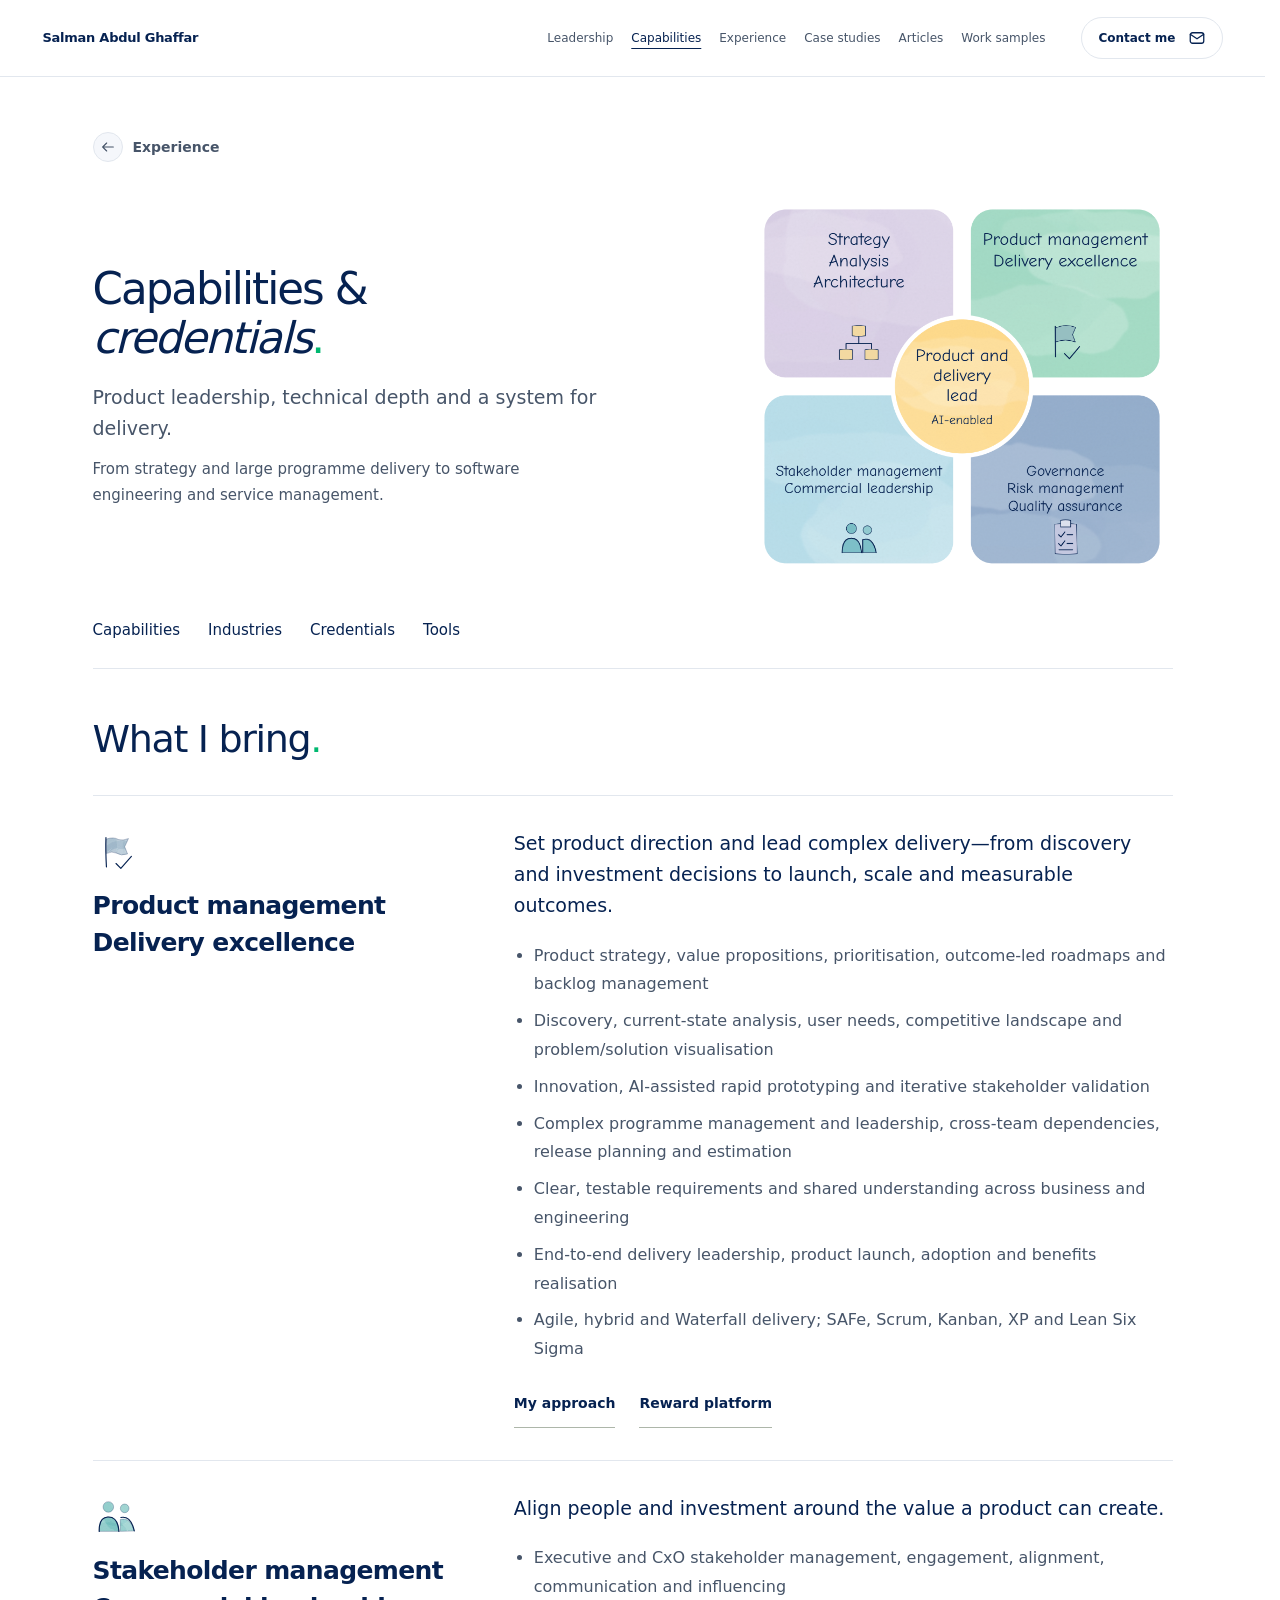
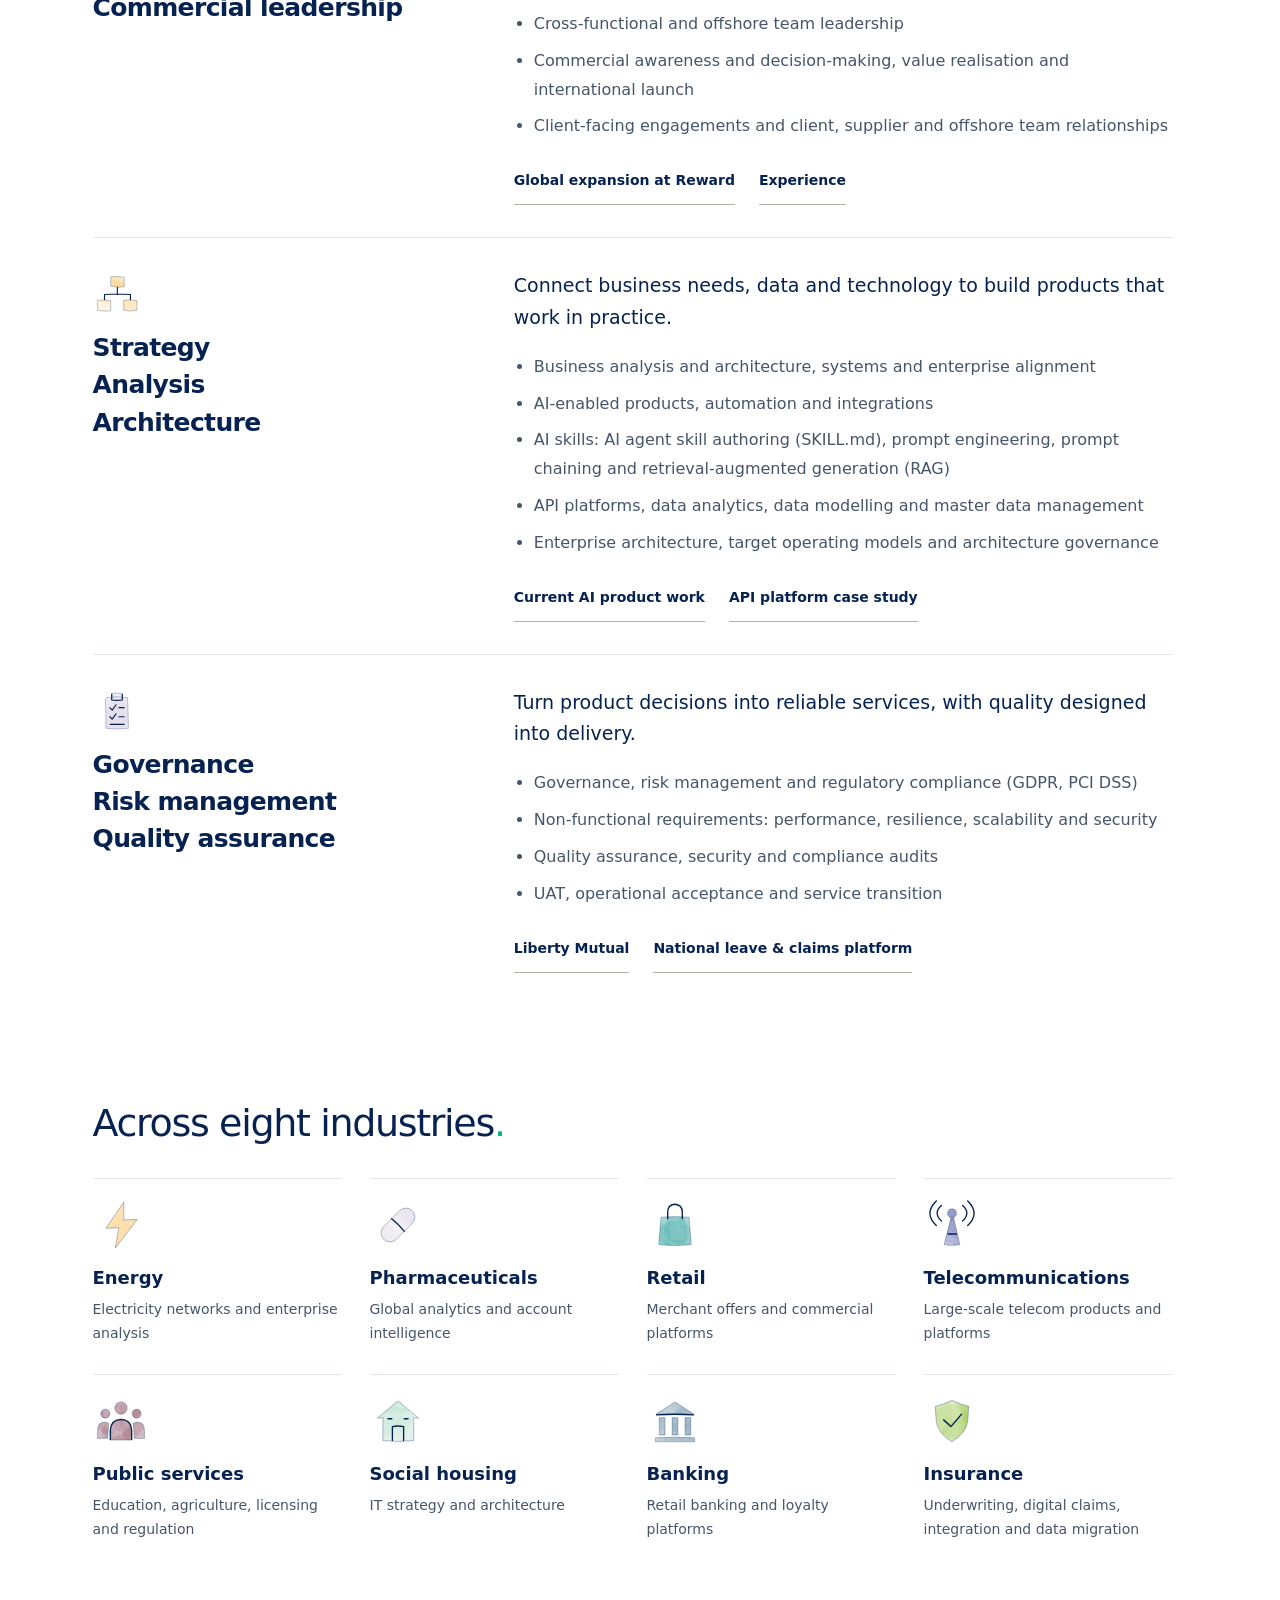
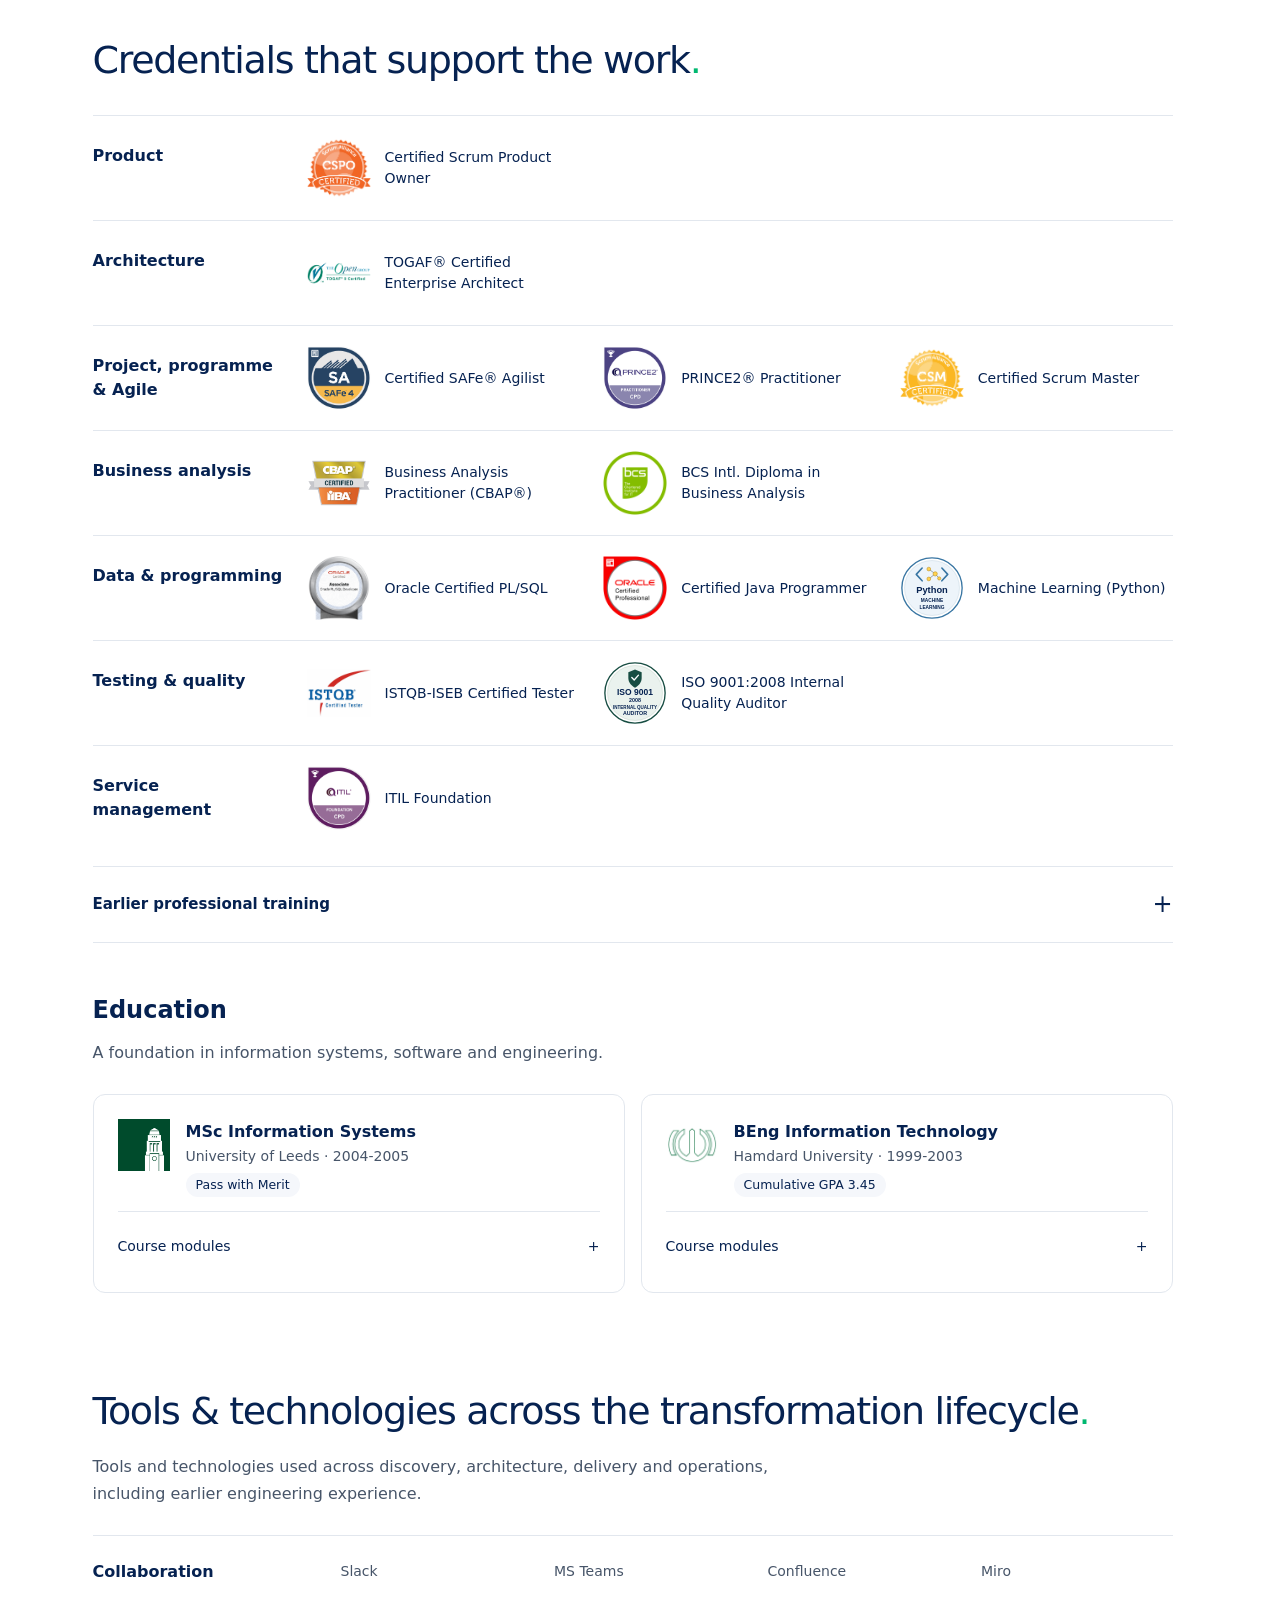
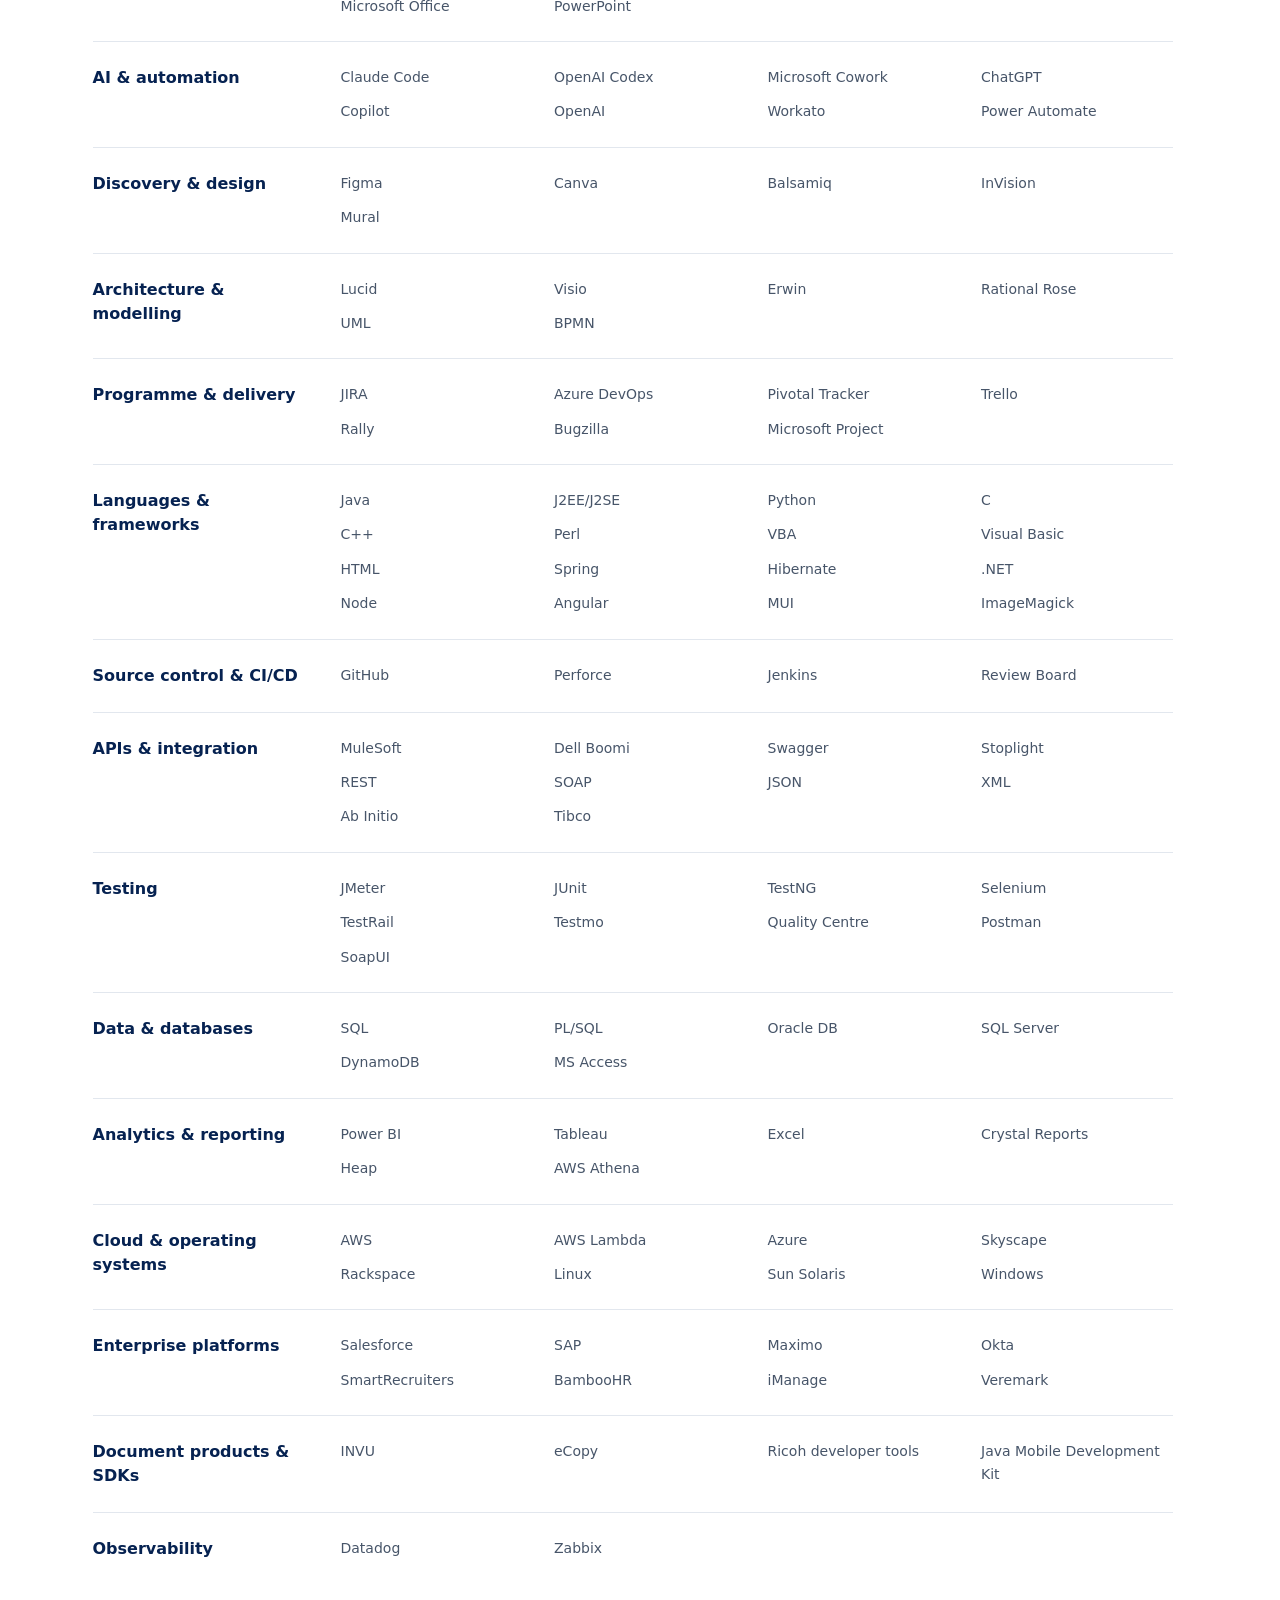
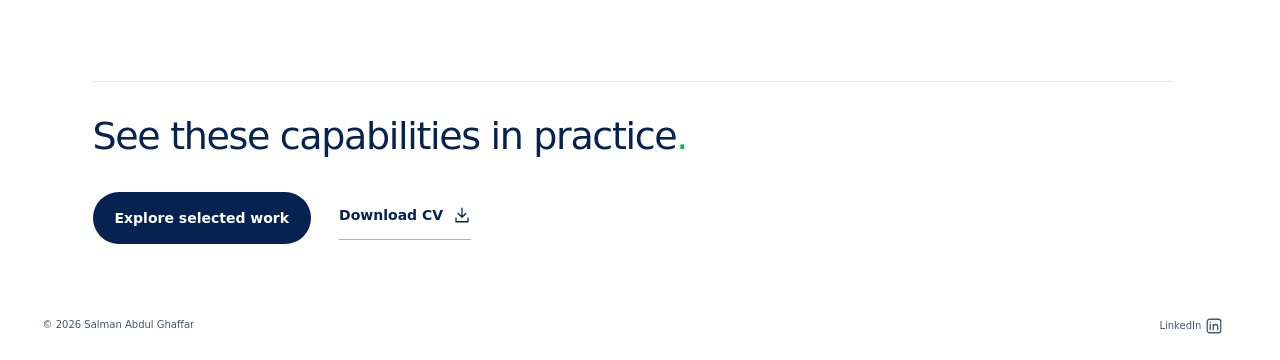
<file: specs.html>
<!doctype html>
<html lang="en"><head>
<meta charset="utf-8"><meta name="viewport" content="width=device-width, initial-scale=1">
<title>Capabilities and credentials — Salman Abdul Ghaffar</title><meta name="description" content="Product leadership, architecture, business analysis and engineering capabilities, with industry experience, certifications and tools.">
<link rel="canonical" href="https://salman.prodmap.co.uk/specs.html">
<link rel="icon" href="assets/favicon.svg" type="image/svg+xml">
<meta property="og:type" content="website"><meta property="og:site_name" content="Salman Abdul Ghaffar">
<meta property="og:title" content="Capabilities and credentials — Salman Abdul Ghaffar"><meta property="og:description" content="Product leadership, architecture, business analysis and engineering capabilities, with industry experience, certifications and tools."><meta property="og:url" content="https://salman.prodmap.co.uk/specs.html">
<meta property="og:image" content="https://salman.prodmap.co.uk/assets/og-image.png"><meta property="og:image:alt" content="Salman Abdul Ghaffar — Product leadership">
<meta name="twitter:card" content="summary_large_image"><meta name="twitter:title" content="Capabilities and credentials — Salman Abdul Ghaffar"><meta name="twitter:description" content="Product leadership, architecture, business analysis and engineering capabilities, with industry experience, certifications and tools."><meta name="twitter:image" content="https://salman.prodmap.co.uk/assets/og-image.png">

<link rel="stylesheet" href="assets/styles.css"><link rel="stylesheet" href="assets/approach.css"><link rel="stylesheet" href="assets/simplify-c30ff3c432fa.css">


</head><body data-page="specs" data-prerendered="true">
<a class="skip-link" href="#main-content">Skip to content</a><aside class="rail" aria-label="Site navigation"><div class="header-inner"><a class="identity" href="index.html#top" aria-label="Salman Abdul Ghaffar, home"><span class="identity-name">Salman Abdul Ghaffar</span></a><nav aria-label="Main navigation"><a href="index.html#approach" >Leadership</a><a href="specs.html" aria-current="page">Capabilities</a><a href="index.html#changelog" >Experience</a><a href="cases.html" >Case studies</a><a href="articles.html" >Articles</a><a href="gallery-preview.html" >Work samples</a></nav><a class="header-contact" href="index.html#contact">Contact me <svg class="action-icon" viewBox="0 0 24 24" fill="none" stroke="currentColor" stroke-width="1.7" stroke-linecap="round" stroke-linejoin="round" aria-hidden="true" focusable="false"><rect x="3" y="5" width="18" height="14" rx="3"/><path d="m3 7 9 6 9-6"/></svg></a><button class="menu-toggle" aria-label="Open navigation" aria-expanded="false" aria-controls="mobile-menu"><span></span><span></span></button></div><nav id="mobile-menu" class="mobile-menu" aria-label="Mobile navigation" hidden><a href="index.html#approach" >Leadership</a><a href="specs.html" aria-current="page">Capabilities</a><a href="index.html#changelog" >Experience</a><a href="cases.html" >Case studies</a><a href="articles.html" >Articles</a><a href="gallery-preview.html" >Work samples</a><a href="index.html#contact">Contact</a></nav></aside>
<main id="main-content" tabindex="-1">
    <section class="capabilities-hero"><div class="wrap">
      <a class="back" href="index.html#changelog"><svg class="action-icon" viewBox="0 0 24 24" fill="none" stroke="currentColor" stroke-width="1.7" stroke-linecap="round" stroke-linejoin="round" aria-hidden="true" focusable="false"><path d="M20 12H4m6-6-6 6 6 6"/></svg> Experience</a>
      <div class="capabilities-hero-layout"><div class="capabilities-hero-copy"><h1 class="portfolio-heading">Capabilities &amp;<br><em>credentials</em><span class="heading-stop" aria-hidden="true">.</span></h1><p class="lede">Product leadership, technical depth and a system for delivery.</p><p class="capabilities-breadth">From strategy and large programme delivery to software engineering and service management.</p></div>
      <figure class="capability-map-art"><span class="capability-motion" role="img" aria-label="AI-enabled Product and delivery lead: Strategy, Analysis and Architecture; Product management and Delivery excellence; Stakeholder management and Commercial leadership; Governance, Risk management and Quality assurance."><picture><source media="(max-width:640px)" srcset="assets/capability-map-mobile-comic-neue-regular-v002.webp" width="780" height="704"><img class="capability-motion-static" src="assets/capability-map-comic-neue-regular-circle-v010.webp" width="1880" height="1696" alt=""></picture></span></figure></div>
      <nav class="capabilities-nav" aria-label="On this page"><a href="#capabilities">Capabilities</a><a href="#industries">Industries</a><a href="#credentials">Credentials</a><a href="#tools">Tools</a></nav>
    </div></section>
    <section class="capabilities-section" id="capabilities"><div class="wrap">
      <h2 class="portfolio-heading">What I bring<span class="heading-stop" aria-hidden="true">.</span></h2>
      <div class="capabilities-list"><article class="capability-chapter"><div class="capability-heading"><div class="capability-heading-meta"><img class="capability-heading-icon" src="assets/capability-icons/watercolour-v002/product-delivery.svg" width="48" height="48" alt="" aria-hidden="true"></div><h3><span class="capability-heading-line">Product management</span><span class="capability-heading-line">Delivery excellence</span></h3></div><div class="capability-copy"><p>Set product direction and lead complex delivery—from discovery and investment decisions to launch, scale and measurable outcomes.</p><ul><li>Product strategy, value propositions, prioritisation, outcome-led roadmaps and backlog management</li><li>Discovery, current-state analysis, user needs, competitive landscape and problem/solution visualisation</li><li>Innovation, AI-assisted rapid prototyping and iterative stakeholder validation</li><li>Complex programme management and leadership, cross-team dependencies, release planning and estimation</li><li>Clear, testable requirements and shared understanding across business and engineering</li><li>End-to-end delivery leadership, product launch, adoption and benefits realisation</li><li>Agile, hybrid and Waterfall delivery; SAFe, Scrum, Kanban, XP and Lean Six Sigma</li></ul><div class="capability-evidence"><a class="quiet-link" href="approach.html">My approach</a><a class="quiet-link" href="case-reward-gmm.html">Reward platform</a></div></div></article><article class="capability-chapter"><div class="capability-heading"><div class="capability-heading-meta"><img class="capability-heading-icon" src="assets/capability-icons/watercolour-v002/stakeholder-commercial.svg" width="48" height="48" alt="" aria-hidden="true"></div><h3><span class="capability-heading-line">Stakeholder management</span><span class="capability-heading-line">Commercial leadership</span></h3></div><div class="capability-copy"><p>Align people and investment around the value a product can create.</p><ul><li>Executive and CxO stakeholder management, engagement, alignment, communication and influencing</li><li>Cross-functional and offshore team leadership</li><li>Commercial awareness and decision-making, value realisation and international launch</li><li>Client-facing engagements and client, supplier and offshore team relationships</li></ul><div class="capability-evidence"><a class="quiet-link" href="case-reward-gmm.html">Global expansion at Reward</a><a class="quiet-link" href="index.html#changelog">Experience</a></div></div></article><article class="capability-chapter"><div class="capability-heading"><div class="capability-heading-meta"><img class="capability-heading-icon" src="assets/capability-icons/watercolour-v002/strategy-architecture.svg" width="48" height="48" alt="" aria-hidden="true"></div><h3><span class="capability-heading-line">Strategy</span><span class="capability-heading-line">Analysis</span><span class="capability-heading-line">Architecture</span></h3></div><div class="capability-copy"><p>Connect business needs, data and technology to build products that work in practice.</p><ul><li>Business analysis and architecture, systems and enterprise alignment</li><li>AI-enabled products, automation and integrations</li><li>AI skills: AI agent skill authoring (SKILL.md), prompt engineering, prompt chaining and retrieval-augmented generation (RAG)</li><li>API platforms, data analytics, data modelling and master data management</li><li>Enterprise architecture, target operating models and architecture governance</li></ul><div class="capability-evidence"><a class="quiet-link" href="index.html#experience-ai">Current AI product work</a><a class="quiet-link" href="case-reward-gmm.html">API platform case study</a></div></div></article><article class="capability-chapter"><div class="capability-heading"><div class="capability-heading-meta"><img class="capability-heading-icon" src="assets/capability-icons/watercolour-v002/governance-quality.svg" width="48" height="48" alt="" aria-hidden="true"></div><h3><span class="capability-heading-line">Governance</span><span class="capability-heading-line">Risk management</span><span class="capability-heading-line">Quality assurance</span></h3></div><div class="capability-copy"><p>Turn product decisions into reliable services, with quality designed into delivery.</p><ul><li>Governance, risk management and regulatory compliance (GDPR, PCI DSS)</li><li>Non-functional requirements: performance, resilience, scalability and security</li><li>Quality assurance, security and compliance audits</li><li>UAT, operational acceptance and service transition</li></ul><div class="capability-evidence"><a class="quiet-link" href="case-liberty-equine.html">Liberty Mutual</a><a class="quiet-link" href="case-olcs.html">National leave & claims platform</a></div></div></article></div>

    </div></section>
    <section class="capabilities-section" id="industries"><div class="wrap"><div class="capabilities-section-heading"><h2 class="portfolio-heading">Across eight industries<span class="heading-stop" aria-hidden="true">.</span></h2></div>
      <div class="capabilities-industries"><article><img class="industry-icon" src="assets/sector-icons/watercolour-v004/energy.svg" alt="" width="56" height="56" loading="lazy"><h3>Energy</h3><p>Electricity networks and enterprise analysis</p></article><article><img class="industry-icon" src="assets/sector-icons/watercolour-v004/pharmaceuticals.svg" alt="" width="56" height="56" loading="lazy"><h3>Pharmaceuticals</h3><p>Global analytics and account intelligence</p></article><article><img class="industry-icon" src="assets/sector-icons/watercolour-v004/retail.svg" alt="" width="56" height="56" loading="lazy"><h3>Retail</h3><p>Merchant offers and commercial platforms</p></article><article><img class="industry-icon" src="assets/sector-icons/watercolour-v004/telecommunications.svg" alt="" width="56" height="56" loading="lazy"><h3>Telecommunications</h3><p>Large-scale telecom products and platforms</p></article><article><img class="industry-icon" src="assets/sector-icons/watercolour-v004/public-services.svg" alt="" width="56" height="56" loading="lazy"><h3>Public services</h3><p>Education, agriculture, licensing and regulation</p></article><article><img class="industry-icon" src="assets/sector-icons/watercolour-v004/social-housing.svg" alt="" width="56" height="56" loading="lazy"><h3>Social housing</h3><p>IT strategy and architecture</p></article><article><img class="industry-icon" src="assets/sector-icons/watercolour-v004/banking.svg" alt="" width="56" height="56" loading="lazy"><h3>Banking</h3><p>Retail banking and loyalty platforms</p></article><article><img class="industry-icon" src="assets/sector-icons/watercolour-v004/insurance.svg" alt="" width="56" height="56" loading="lazy"><h3>Insurance</h3><p>Underwriting, digital claims, integration and data migration</p></article></div>
    </div></section>
    <section class="capabilities-section" id="credentials"><div class="wrap"><h2 class="portfolio-heading">Credentials that support the work<span class="heading-stop" aria-hidden="true">.</span></h2>
      <div class="capabilities-credentials"><article><h3>Product</h3><ul><li><img src="assets/badges/trim/seal-cspo.png" alt="" width="88" height="88" loading="lazy"><span>Certified Scrum Product Owner</span></li></ul></article><article><h3>Architecture</h3><ul><li><img src="assets/badges/trim/togaf9-certified_web.png" alt="" width="88" height="88" loading="lazy"><span>TOGAF® Certified Enterprise Architect</span></li></ul></article><article><h3>Project, programme & Agile</h3><ul><li><img src="assets/badges/trim/safe-agilist.png" alt="" width="88" height="88" loading="lazy"><span>Certified SAFe® Agilist</span></li><li><img src="assets/badges/trim/linkedin_thumb_prince2_practitioner.png" alt="" width="88" height="88" loading="lazy"><span>PRINCE2® Practitioner</span></li><li><img src="assets/badges/trim/seal-csm.png" alt="" width="88" height="88" loading="lazy"><span>Certified Scrum Master</span></li></ul></article><article><h3>Business analysis</h3><ul><li><img src="assets/badges/trim/cbap-logo.png" alt="" width="88" height="88" loading="lazy"><span>Business Analysis Practitioner (CBAP®)</span></li><li><img src="assets/badges/trim/bcs-diploma.png" alt="" width="88" height="88" loading="lazy"><span>BCS Intl. Diploma in Business Analysis</span></li></ul></article><article><h3>Data & programming</h3><ul><li><img src="assets/badges/trim/oracle-plsql.png" alt="" width="88" height="88" loading="lazy"><span>Oracle Certified PL/SQL</span></li><li><img src="assets/badges/trim/oracle-java.png" alt="" width="88" height="88" loading="lazy"><span>Certified Java Programmer</span></li><li><img src="assets/badges/python-machine-learning-v001.svg" alt="" width="88" height="88" loading="lazy"><span>Machine Learning (Python)</span></li></ul></article><article><h3>Testing & quality</h3><ul><li><img src="assets/badges/istqb-certified-tester-supplied-v001.png" alt="" width="88" height="88" loading="lazy"><span>ISTQB-ISEB Certified Tester</span></li><li><img src="assets/badges/iso-quality-auditor-v001.svg" alt="" width="88" height="88" loading="lazy"><span>ISO 9001:2008 Internal Quality Auditor</span></li></ul></article><article><h3>Service management</h3><ul><li><img src="assets/badges/itil-foundation-supplied-v002.png" alt="" width="88" height="88" loading="lazy"><span>ITIL Foundation</span></li></ul></article></div>
      <details class="capabilities-detail"><summary>Earlier professional training</summary><div class="capabilities-detail-grid"><div><h3>Technical training</h3><ul><li>SQL–Oracle training (2002)</li><li>INVU certified engineer (2006)</li><li>eCopy certified technician course (2006)</li><li>Ricoh software developer programme training (2006)</li></ul></div><div><h3>Leadership & management</h3><ul><li>Leadership Skills — Insight People Development (2007)</li><li>People Skills — PI Management (2006)</li><li>Managing for Results — PI Management (2006)</li></ul></div></div></details>
      <h3 class="capabilities-education-title">Education</h3><p class="capabilities-intro">A foundation in information systems, software and engineering.</p>
      <div class="cred-edu"><article class="edu-card"><div class="edu-top"><img src="assets/logos/leeds-updated-v001.png" alt="" width="52" height="52" loading="lazy"><div><h3>MSc Information Systems</h3><p>University of Leeds &middot; 2004-2005</p><span class="edu-result">Pass with Merit</span></div></div><details class="edu-mods"><summary>Course modules</summary><dl><dt>Business and systems</dt><dd>Business Information Systems; Information Systems Engineering; Information Modelling</dd><dt>Architecture and security</dt><dd>Collaborative Internet Architectures and Systems; Developing Secure Systems; Future Directions in Distributed Multimedia Systems</dd><dt>Software and discovery</dt><dd>Object Oriented Programming; Tools for Knowledge Discovery</dd><dt>Project</dt><dd>Computer Studies: MSc Project</dd></dl></details></article><article class="edu-card"><div class="edu-top"><img src="assets/logos/hamdard-updated-v001.png" alt="" width="52" height="52" loading="lazy"><div><h3>BEng Information Technology</h3><p>Hamdard University &middot; 1999-2003</p><span class="edu-result">Cumulative GPA 3.45</span></div></div><details class="edu-mods"><summary>Course modules</summary><dl><dt>Software and programming</dt><dd>Introduction to Programming; Programming Methodology; Programming Abstractions; Object Oriented Programming; Java Technology; Software Engineering</dd><dt>Data and computing systems</dt><dd>Data Structures; Introduction to Databases; Database Design & Implementation; Computer Architecture & Organization; Introduction to Operating System</dd><dt>Networks and communications</dt><dd>Internet Technologies; Data Communications; Computer Communication Networks; Wireless Systems</dd><dt>Engineering and mathematical foundations</dt><dd>Mathematics I–III; Computational Mathematics; Probability & Statistics; Discrete Mathematics; Electronics; Signals & Systems; Control Systems; Microprocessor & Embedded System</dd><dt>Modelling and computer vision</dt><dd>Simulation & Modeling; Image Processing and Computer Vision</dd><dt>Business and wider context</dt><dd>Engineering Economics; Communication Skills; Media & Communication; IT & Society</dd></dl></details></article></div>
    </div></section>
    <section class="capabilities-section" id="tools"><div class="wrap"><h2 class="portfolio-heading">Tools &amp; technologies across the transformation lifecycle<span class="heading-stop" aria-hidden="true">.</span></h2><p class="capabilities-intro">Tools and technologies used across discovery, architecture, delivery and operations, including earlier engineering experience.</p>
      <div class="capabilities-tools"><div><h3>Collaboration</h3><ul><li>Slack</li><li>MS Teams</li><li>Confluence</li><li>Miro</li><li>Microsoft Office</li><li>PowerPoint</li></ul></div><div><h3>AI & automation</h3><ul><li>Claude Code</li><li>OpenAI Codex</li><li>Microsoft Cowork</li><li>ChatGPT</li><li>Copilot</li><li>OpenAI</li><li>Workato</li><li>Power Automate</li></ul></div><div><h3>Discovery & design</h3><ul><li>Figma</li><li>Canva</li><li>Balsamiq</li><li>InVision</li><li>Mural</li></ul></div><div><h3>Architecture & modelling</h3><ul><li>Lucid</li><li>Visio</li><li>Erwin</li><li>Rational Rose</li><li>UML</li><li>BPMN</li></ul></div><div><h3>Programme & delivery</h3><ul><li>JIRA</li><li>Azure DevOps</li><li>Pivotal Tracker</li><li>Trello</li><li>Rally</li><li>Bugzilla</li><li>Microsoft Project</li></ul></div><div><h3>Languages & frameworks</h3><ul><li>Java</li><li>J2EE/J2SE</li><li>Python</li><li>C</li><li>C++</li><li>Perl</li><li>VBA</li><li>Visual Basic</li><li>HTML</li><li>Spring</li><li>Hibernate</li><li>.NET</li><li>Node</li><li>Angular</li><li>MUI</li><li>ImageMagick</li></ul></div><div><h3>Source control & CI/CD</h3><ul><li>GitHub</li><li>Perforce</li><li>Jenkins</li><li>Review Board</li></ul></div><div><h3>APIs & integration</h3><ul><li>MuleSoft</li><li>Dell Boomi</li><li>Swagger</li><li>Stoplight</li><li>REST</li><li>SOAP</li><li>JSON</li><li>XML</li><li>Ab Initio</li><li>Tibco</li></ul></div><div><h3>Testing</h3><ul><li>JMeter</li><li>JUnit</li><li>TestNG</li><li>Selenium</li><li>TestRail</li><li>Testmo</li><li>Quality Centre</li><li>Postman</li><li>SoapUI</li></ul></div><div><h3>Data & databases</h3><ul><li>SQL</li><li>PL/SQL</li><li>Oracle DB</li><li>SQL Server</li><li>DynamoDB</li><li>MS Access</li></ul></div><div><h3>Analytics & reporting</h3><ul><li>Power BI</li><li>Tableau</li><li>Excel</li><li>Crystal Reports</li><li>Heap</li><li>AWS Athena</li></ul></div><div><h3>Cloud & operating systems</h3><ul><li>AWS</li><li>AWS Lambda</li><li>Azure</li><li>Skyscape</li><li>Rackspace</li><li>Linux</li><li>Sun Solaris</li><li>Windows</li></ul></div><div><h3>Enterprise platforms</h3><ul><li>Salesforce</li><li>SAP</li><li>Maximo</li><li>Okta</li><li>SmartRecruiters</li><li>BambooHR</li><li>iManage</li><li>Veremark</li></ul></div><div><h3>Document products & SDKs</h3><ul><li>INVU</li><li>eCopy</li><li>Ricoh developer tools</li><li>Java Mobile Development Kit</li></ul></div><div><h3>Observability</h3><ul><li>Datadog</li><li>Zabbix</li></ul></div></div>
    </div></section>
    <section class="capabilities-close"><div class="wrap"><h2 class="portfolio-heading">See these capabilities in practice<span class="heading-stop" aria-hidden="true">.</span></h2><div><a class="btn btn-primary" href="cases.html">Explore selected work</a><details class="cv-downloads"><summary class="quiet-link">Download CV <svg class="action-icon" viewBox="0 0 24 24" fill="none" stroke="currentColor" stroke-width="1.7" stroke-linecap="round" stroke-linejoin="round" aria-hidden="true" focusable="false"><path d="M12 3v12m-5-5 5 5 5-5M4 16v5h16v-5"/></svg></summary><div class="cv-download-menu"><a href="assets/Salman-Abdul-Ghaffar-Two-Page-CV.pdf" download>Two-page CV <small>PDF · Quick overview</small></a><a href="assets/Salman-Abdul-Ghaffar-CV.pdf" download>Full CV <small>PDF · Detailed experience</small></a></div></details></div></div></section><footer><span>© 2026 Salman Abdul Ghaffar</span><a href="https://www.linkedin.com/in/pmsalman/" target="_blank" rel="noopener">LinkedIn <svg class="action-icon" viewBox="0 0 24 24" fill="none" stroke="currentColor" stroke-width="1.7" stroke-linecap="round" stroke-linejoin="round" aria-hidden="true" focusable="false"><rect x="3" y="3" width="18" height="18" rx="3"/><path d="M7 10v7m0-10v.01M11 17v-7m0 3c0-4 6-4 6 0v4"/></svg></a></footer></main><noscript><style>.reveal{opacity:1!important;transform:none!important}.career-group[hidden]{display:block!important}.career-journey-interactive button,.menu-toggle,.cs2-toggle{display:none!important}.mobile-menu[hidden]{display:block!important}</style></noscript>
<script src="content/site.js"></script><script src="assets/site-4909d84cf97a.js"></script>
</body></html>
</file>
<file: assets/styles.css>
:root{
  --bg:#FFFFFF;
  --ink:#062251;
  --brand:#043382;
  --accent:#00E676;
  --muted:#475569;
  --line:#E5E7EB;
  --soft:#F5F7FB;
  --rail:260px;
  --display:'Bricolage Grotesque', system-ui, sans-serif;
  --body:'Inter', system-ui, sans-serif;
  --mono:'JetBrains Mono', ui-monospace, monospace;
}
*{box-sizing:border-box;margin:0;padding:0}
html{scroll-behavior:smooth}
body{background:var(--bg);color:var(--ink);font-family:var(--body);font-size:16px;line-height:1.6;-webkit-font-smoothing:antialiased}
a{color:inherit;text-decoration:none}
img{max-width:100%;display:block}
.mono{font-family:var(--body);font-size:13px;font-weight:500;letter-spacing:0}   /* 2026-10-09: no code font / capitals outside numbers */

/* ---------- Rail ---------- */
.rail{position:fixed;inset:0 auto 0 0;width:var(--rail);border-right:1px solid var(--line);padding:28px 24px;display:flex;flex-direction:column;gap:28px;background:var(--bg);z-index:20}
.brand{display:flex;flex-direction:column;align-items:flex-start}
.brand-bar{display:block;width:24px;height:3px;border-radius:2px;background:var(--accent);margin-bottom:14px}
.brand-name b{display:block;font-family:var(--display);font-size:26px;font-weight:800;line-height:1.02;letter-spacing:-.02em;color:var(--ink)}
.brand-title{display:block;font-size:13px;color:var(--muted);margin-top:10px;white-space:nowrap}
.status{display:flex;align-items:flex-start;gap:8px;font-size:13px;font-weight:500;line-height:1.35;padding:8px 12px;border-radius:12px;background:#E9FFF3;color:#05603A}
.status .dot{flex:none;margin-top:5px}
.dot{width:8px;height:8px;border-radius:50%;background:var(--accent);box-shadow:0 0 0 0 rgba(0,230,118,.6);animation:pulse 2s infinite}
@keyframes pulse{70%{box-shadow:0 0 0 8px rgba(0,230,118,0)}100%{box-shadow:0 0 0 0 rgba(0,230,118,0)}}
.nav{list-style:none;display:flex;flex-direction:column;gap:2px}
.nav a{display:flex;align-items:center;gap:12px;padding:9px 12px;border-radius:10px;color:var(--muted);font-size:14px;font-weight:500;transition:background .2s,color .2s}
.nav a .n{font-family:var(--mono);font-size:11px;color:#94A3B8}
.nav a:hover{background:var(--soft);color:var(--ink)}
.nav a.active{background:var(--ink);color:#fff}
.nav a.active .n{color:var(--accent)}
.rail-foot{margin-top:auto;display:flex;flex-direction:column;gap:14px}
.socials{display:flex;gap:8px}
.socials a{width:36px;height:36px;border:1px solid var(--line);border-radius:10px;display:grid;place-items:center;font-size:12px;font-weight:600;color:var(--muted);transition:.2s}
.socials a:hover{border-color:var(--brand);color:var(--brand)}
.btn{display:inline-flex;align-items:center;justify-content:center;gap:8px;padding:12px 20px;border-radius:12px;font-weight:600;font-size:15px;transition:transform .15s,background .2s,box-shadow .2s;cursor:pointer;border:0;font-family:inherit}
.btn:active{transform:scale(.98)}
.btn-primary{background:var(--brand);color:#fff}
.btn-primary:hover{background:var(--ink)}
.btn-ghost{border:1px solid var(--line);color:var(--ink);background:#fff}
.btn-ghost:hover{border-color:var(--ink)}
.btn-accent{background:var(--accent);color:var(--ink)}
.btn-accent:hover{box-shadow:0 8px 24px rgba(0,230,118,.35)}

/* ---------- Main ---------- */
main{margin-left:var(--rail)}
section{padding:96px clamp(20px,6vw,88px);border-bottom:1px solid var(--line)}
.wrap{max-width:1080px;margin:0 auto}
.eyebrow{display:flex;align-items:center;gap:10px;color:var(--brand);margin-bottom:16px}
.eyebrow::before{content:"";width:24px;height:2px;background:var(--accent)}
h2{font-family:var(--display);font-weight:700;font-size:clamp(32px,4.2vw,52px);line-height:1.05;letter-spacing:-.02em;max-width:18ch}
.lede{color:var(--muted);font-size:18px;max-width:58ch;margin-top:16px}
.hl{background:linear-gradient(var(--accent),var(--accent)) left bottom/100% 4px no-repeat;padding-bottom:2px}
.tags{display:flex;gap:6px;flex-wrap:wrap}
.tags span{font-size:12px;padding:4px 10px;border-radius:999px;background:var(--soft);color:var(--brand);font-weight:500}

/* ---------- Intro ---------- */
.hero{padding-top:72px;padding-bottom:48px;position:relative;overflow:hidden}
.hero + section{padding-top:64px}
.hero-grid{position:relative;display:grid;grid-template-columns:1.25fr 1fr;gap:56px;align-items:center}
.release{display:inline-flex;align-items:center;gap:10px;border:1px solid var(--line);background:#fff;border-radius:999px;padding:6px 14px 6px 6px;font-size:13px;color:var(--muted);margin-bottom:28px}
.release .tag{background:var(--ink);color:var(--accent);font-family:var(--mono);font-size:11px;padding:3px 8px;border-radius:999px}
.focus{display:flex;flex-wrap:wrap;gap:6px 0;color:var(--brand);margin-bottom:20px;font-family:var(--body);font-size:15px;font-weight:500;letter-spacing:0;text-transform:none}
.focus span:not(:last-child)::after{content:"·";margin:0 10px;color:var(--accent);font-weight:700}
.hero h1{font-family:var(--display);font-weight:600;font-size:clamp(30px,3.4vw,46px);line-height:1.12;letter-spacing:-.02em}
.hero-link{font-weight:600;font-size:16px;color:var(--brand);border-bottom:2px solid var(--accent);padding-bottom:3px;transition:color .2s}
.hero-link:hover{color:var(--ink)}
.hero h1 .soft{color:var(--brand)}
.hero p.sub{font-size:19px;color:var(--muted);margin:24px 0 24px;max-width:46ch}
.hero .tags{margin-bottom:32px}
.cta-row{display:flex;gap:12px;flex-wrap:wrap}

.spec{background:#fff;border:1px solid var(--line);border-radius:20px;box-shadow:0 24px 60px -24px rgba(6,34,81,.25);position:relative}
.spec-top{border-radius:20px 20px 0 0;display:flex;align-items:center;gap:6px;padding:12px 16px;border-bottom:1px solid var(--line);background:var(--soft)}
.spec-top i{width:10px;height:10px;border-radius:50%;background:#CBD5E1}
.spec-top span{margin-left:10px;color:var(--muted)}
.spec-photo{height:220px;background:repeating-linear-gradient(135deg,#EEF2F8 0 12px,#F7F9FC 12px 24px);display:grid;place-items:center;color:#94A3B8;font-size:13px;overflow:hidden}
.spec-photo{position:relative}
.spec-photo img{position:absolute;inset:0;width:100%;height:100%;object-fit:cover;object-position:center 22%}
.spec dl{padding:8px 20px 4px}
.spec dl div{display:grid;grid-template-columns:110px 1fr;gap:12px;padding:11px 0;border-bottom:1px dashed var(--line);font-size:14px}
.spec dl div:last-child{border:0}
.spec dt{color:var(--muted)}
.spec dd{font-weight:500}
.hero-main h1{max-width:22ch}
.kpi-row{display:grid;grid-template-columns:repeat(4,1fr);margin-top:48px;border-top:1px solid var(--line);border-bottom:1px solid var(--line)}
.kpi{padding:26px 24px 24px}
.kpi:first-child{padding-left:0}
.kpi+.kpi{border-left:1px solid var(--line)}
.kpi b{display:block;font-family:var(--display);font-size:42px;font-weight:600;line-height:1;letter-spacing:-.02em;margin-bottom:8px}
.kpi span{font-size:14px;color:var(--muted);line-height:1.35;display:block;max-width:20ch}
a.kpi{display:block;color:inherit;text-decoration:none;transition:background .2s}
a.kpi b{transition:color .2s}
a.kpi:hover b,a.kpi:focus-visible b{color:var(--brand)}
@media (max-width:860px){
  .kpi-row{grid-template-columns:1fr 1fr}
  .kpi,.kpi:first-child{padding:22px 16px}
  .kpi+.kpi{border-left:0}
  .kpi:nth-child(2n){border-left:1px solid var(--line)}
  .kpi:nth-child(n+3){border-top:1px solid var(--line)}
}
.sticky-note{position:absolute;right:-14px;top:-84px;transform:rotate(4deg);background:var(--accent);color:var(--ink);padding:12px 14px;border-radius:6px;width:170px;font-size:13px;font-weight:500;line-height:1.35;box-shadow:0 10px 24px -8px rgba(6,34,81,.35)}
.sticky-note small{display:block;font-family:var(--mono);font-size:10px;letter-spacing:.06em;text-transform:uppercase;margin-bottom:4px;opacity:.75}

.logos{position:relative;margin-top:72px;padding-top:28px;border-top:1px solid var(--line);display:flex;align-items:baseline;gap:28px;flex-wrap:wrap}
.logos .mono{color:var(--muted);white-space:nowrap}
.track{display:flex;flex-wrap:wrap;gap:12px 36px}
.track span{font-family:var(--display);font-weight:600;font-size:19px;color:#94A3B8;white-space:nowrap}
@keyframes scroll{to{transform:translateX(-50%)}}

/* ---------- Case cards ---------- */
.cases{display:grid;grid-template-columns:repeat(2,1fr);gap:20px;margin-top:48px}
.case{border:1px solid var(--line);border-radius:20px;padding:28px;background:#fff;display:flex;flex-direction:column;gap:16px;transition:transform .25s,box-shadow .25s,border-color .25s;position:relative}
.case:hover{transform:translateY(-4px);box-shadow:0 24px 48px -28px rgba(6,34,81,.35);border-color:#CBD5E1}
.case.feature{grid-column:1 / -1;display:grid;grid-template-columns:1.1fr 1fr;gap:40px}
.case h3{font-family:var(--display);font-size:26px;line-height:1.15;letter-spacing:-.01em}
.case.feature h3{font-size:34px}
.case p{color:var(--muted);font-size:15px}
.meta{color:var(--muted)}
.pbo{display:grid;gap:10px;font-size:14px}
.pbo div{display:grid;grid-template-columns:76px 1fr;gap:10px}
.pbo b{font-size:13px;font-weight:600;color:var(--brand);padding-top:2px}
.metric{display:flex;align-items:baseline;gap:10px;margin-top:auto}
.metric b{font-family:var(--display);font-size:44px;line-height:1;color:var(--brand)}
.feature .metric b{font-size:56px;font-weight:600}
.metric span{font-size:14px;color:var(--muted)}
.chart{background:var(--soft);border-radius:16px;padding:20px;display:flex;flex-direction:column;gap:12px}
.chart .mono{color:var(--muted)}
.chart .metric{margin-top:4px}
.more{font-weight:600;font-size:14px;color:var(--brand);display:inline-flex;gap:6px;align-items:center}
.more::after{content:"→";transition:transform .2s}
.case:hover .more::after{transform:translateX(4px)}
.case .stretch::before{content:"";position:absolute;inset:0;border-radius:20px}

/* ---------- Changelog ---------- */
.log{margin-top:48px}
.entry{display:grid;grid-template-columns:180px 1fr;gap:40px;padding:32px 0;border-top:1px solid var(--line)}
.ver{display:flex;flex-direction:column;gap:6px}
.ver b{font-family:var(--mono);font-size:14px;font-weight:500;background:var(--soft);color:var(--brand);padding:4px 10px;border-radius:8px;width:max-content}
.entry.current .ver b{background:var(--ink);color:var(--accent)}
.ver span{font-size:13px;color:var(--muted)}
.entry h3{font-family:var(--display);font-size:24px;line-height:1.2}
.entry h3 small{font-family:var(--body);font-weight:500;font-size:15px;color:var(--muted)}
.changes{list-style:none;margin-top:14px;display:grid;gap:8px}
.changes li{display:grid;grid-template-columns:88px 1fr;gap:12px;font-size:15px;color:var(--muted)}
.chip{font-size:12px;font-weight:500;padding:3px 8px;border-radius:6px;height:max-content;text-align:center;margin-top:2px}
.c-add{background:#E9FFF3;color:#05603A}
.c-imp{background:#EAF0FB;color:var(--brand)}
.c-fix{background:#FFF4E5;color:#8A4B00}
details.more-changes summary{list-style:none;cursor:pointer;margin-top:10px;font-size:14px;font-weight:600;color:var(--brand);display:inline-flex;align-items:center;gap:6px}
details.more-changes summary::-webkit-details-marker{display:none}
details.more-changes summary::after{content:"+";font-family:var(--mono)}
details.more-changes[open] summary::after{content:"−"}
details.more-changes[open] summary .lbl-more{display:none}
details.more-changes:not([open]) summary .lbl-less{display:none}

.ver .contract{font-size:11px;color:var(--muted);border:1px solid var(--line);border-radius:6px;padding:1px 7px;width:max-content}
.entry-head{display:flex;gap:14px;align-items:center}
.co-logo{width:44px;height:44px;border-radius:10px;border:1px solid var(--line);object-fit:contain;background:#fff;flex:none}
.co-initials{display:grid;place-items:center;font-family:var(--display);font-weight:600;font-size:14px;color:var(--brand);background:var(--soft)}
.entry-head h3{font-size:21px;font-weight:600}
.entry-head .co{display:block;font-size:14px;color:var(--muted);margin-top:2px}
.wins{list-style:disc;padding-left:20px;margin-top:14px;display:grid;gap:6px;color:var(--muted);font-size:15px}
.wins li::marker{color:var(--line)}
.wins li.sub{list-style:none;margin:12px 0 0 -20px;font-weight:600;color:var(--ink)}
.entry .highlight{margin-top:12px;font-size:15px;color:var(--muted);line-height:1.6}
.entry-links{margin-top:12px;display:flex;gap:8px 20px;flex-wrap:wrap;font-size:14px}
.older{margin-top:28px}
.older>summary{list-style:none;cursor:pointer;display:inline-flex}
.older>summary::-webkit-details-marker{display:none}
.older[open] .lbl-more,.older:not([open]) .lbl-less{display:none}
.phase{margin:40px 0 0;font-family:var(--display);font-size:18px;font-weight:600}
.phase b{color:var(--brand);margin-right:6px}

/* ---------- Case study page v2 ---------- */
.cs2-head{padding-top:56px;padding-bottom:40px;border-bottom:0}
.cs2-label{display:inline-block;font-size:13px;font-weight:600;color:var(--brand)}
.cs2-head h1{font-family:var(--display);font-weight:600;font-size:clamp(30px,3.6vw,46px);line-height:1.1;letter-spacing:-.02em;max-width:24ch;margin:12px 0 22px}
.cs2-co{display:flex;align-items:center;gap:14px;margin-bottom:32px}
.cs2-co img{width:48px;height:48px;border-radius:12px;border:1px solid var(--line);object-fit:contain;background:#fff}
.cs2-co b{display:block;font-size:16px}
.cs2-co span{font-size:14px;color:var(--muted)}
.cs2-hero{display:grid;grid-template-columns:repeat(auto-fit,minmax(0,1fr));background:#EEF2FB;border-radius:24px;overflow:hidden}
.cs2-hero div{padding:30px 34px}
.cs2-hero div+div{border-left:1px solid rgba(4,51,130,.15)}
.cs2-hero b{display:block;font-family:var(--display);font-weight:600;font-size:clamp(48px,6vw,76px);line-height:.95;letter-spacing:-.03em;color:var(--brand)}
.cs2-hero p{margin-top:10px;font-size:17px;color:var(--ink)}
.cs2-facts{display:grid;grid-template-columns:repeat(4,1fr);gap:14px;margin-top:14px}
.cs2-facts div{border:1px solid var(--line);border-radius:18px;padding:20px 22px;display:flex;flex-direction:column;gap:6px}
.cs2-facts b{font-family:var(--display);font-weight:600;font-size:26px;line-height:1.1}
.cs2-facts span{font-size:14px;color:var(--muted);line-height:1.4}
.cs2-partners{margin-top:14px;border:1px solid var(--line);border-radius:20px;padding:20px 24px}
.cs2-plist{display:flex;flex-wrap:wrap;gap:14px 32px;margin-top:14px}
.cs2-plist .pp{display:flex;align-items:center;gap:10px}
.cs2-plist img,.cs2-plist i{width:40px;height:40px;border-radius:10px;border:1px solid var(--line);object-fit:contain;background:#fff;display:grid;place-items:center;font-style:normal;font-size:12px;font-weight:700;color:var(--ink)}
.cs2-plist b{font-size:15px;font-weight:600}
.cs2-plist i.rec{background:#EEF2FB;border-color:transparent;color:var(--brand)}
.cs2-plist i.rec .sp-ico{width:20px;height:20px}
.cs2-quote{margin-top:40px;padding:36px 40px;border:1px solid var(--line);border-radius:24px;position:relative}
.cs2-quote::before{content:"“";position:absolute;top:18px;left:36px;font-family:var(--display);font-size:56px;line-height:1;color:var(--brand);opacity:.35}
.cs2-quote blockquote{margin-top:24px;font-family:var(--display);font-weight:500;font-size:clamp(19px,2vw,23px);line-height:1.5;color:var(--ink)}
.cs2-quote figcaption{margin-top:16px;font-size:14px;color:var(--muted)}
.cs2-quote figcaption b{color:var(--ink)}
.cs2-quote figcaption small{font-size:12px}
.cs2-story-sec{padding-top:8px}
.cs2-story-head{display:flex;flex-wrap:wrap;justify-content:space-between;align-items:center;gap:16px}
.cs2-story-head h2{font-size:28px}
.cs2-toggle{min-height:46px;padding:0 20px;border-radius:999px;border:1px solid var(--ink);background:#fff;color:var(--ink);font:600 14px/1 var(--body);cursor:pointer;display:inline-flex;align-items:center;gap:10px;transition:background .15s,color .15s}
.cs2-toggle:hover{background:var(--ink);color:#fff}
.cs2-toggle svg{transition:transform .3s}
.cs2-toggle[aria-expanded="true"] svg{transform:rotate(180deg)}
.cs2-toggle[aria-expanded="true"] .lbl-more,.cs2-toggle[aria-expanded="false"] .lbl-less{display:none}
.cs2-story{display:grid;grid-template-rows:0fr;transition:grid-template-rows .4s ease}
.cs2-story>div{overflow:hidden}
.cs2-story.is-open{grid-template-rows:1fr}
.cs2-steps{padding-top:24px;columns:2;column-gap:16px}
.cs2-step{border:1px solid var(--line);border-radius:22px;padding:26px 28px;display:flex;flex-direction:column;gap:10px;break-inside:avoid;margin-bottom:16px}
.cs2-step.wide{grid-column:1 / -1}
.cs2-ic{width:46px;height:46px;border-radius:50%;background:#EEF2FB;color:var(--brand);display:grid;place-items:center}
.cs2-ic .sp-ico{width:22px;height:22px}
.cs2-step h3{font-family:var(--display);font-size:21px;font-weight:600;margin-top:4px}
.cs2-step p{font-size:16px;line-height:1.65;color:var(--muted)}
.cs2-step .cs-list{font-size:16px}
.cs-table{width:100%;border-collapse:collapse;font-size:15px;margin-top:6px}
.cs-table th{text-align:left;font-size:12.5px;font-weight:600;color:var(--muted);padding:0 0 8px;border-bottom:1px solid var(--line)}
.cs-table td{padding:10px 0;border-bottom:1px solid var(--line);color:var(--ink)}
.cs-table th:last-child,.cs-table td:last-child{text-align:right;white-space:nowrap;padding-left:16px}
.cs-table td:last-child{font-weight:600;color:var(--brand)}
.cs2-step p.cs-note{font-size:13px;line-height:1.5}
@media (max-width:1100px){.cs2-facts{grid-template-columns:repeat(2,1fr)}}
@media (max-width:860px){
  .cs2-hero{grid-template-columns:1fr}
  .cs2-steps{columns:1}
  .cs2-hero div+div{border-left:0;border-top:1px solid rgba(4,51,130,.15)}
  .cs2-hero div{padding:24px 26px}
  .cs2-quote{padding:30px 24px}
}
@media (prefers-reduced-motion:reduce){.cs2-story,.cs2-toggle svg{transition:none}}

/* ---------- Specs page (specs.html) ---------- */
.sp-head{padding-top:64px;padding-bottom:24px;border-bottom:0}
.sp-title{font-family:var(--display);font-weight:600;font-size:clamp(32px,3.6vw,48px);line-height:1.08;letter-spacing:-.02em}
.sp-sec{padding-top:40px;padding-bottom:56px}
.sp-sec.sp-first{padding-top:8px}
.sp-h{font-family:var(--display);font-size:24px;font-weight:600;margin-bottom:24px;display:flex;align-items:baseline;gap:12px;max-width:none}
.sp-intro{color:var(--muted);font-size:16px;margin:-12px 0 24px}
.sp-h small{font-family:var(--body);font-size:14px;font-weight:400;color:var(--muted)}
.sp-ico{width:22px;height:22px;color:var(--brand);flex:none}
/* capability map */
.cap-map{position:relative;display:grid;grid-template-columns:1fr 1fr;gap:16px}
.cap{background:#fff;border:1px solid var(--line);border-radius:18px;padding:26px 28px;min-height:220px}
.cap:nth-child(odd){padding-right:96px}
.cap:nth-child(even){padding-left:96px}
.cap h3{display:flex;align-items:center;gap:10px;font-family:var(--display);font-size:18px;font-weight:600;margin-bottom:14px}
.cap ul{list-style:none;display:grid;gap:7px}
.cap li{font-size:14px;color:var(--muted);line-height:1.45}
.cap-core{position:absolute;left:50%;top:50%;transform:translate(-50%,-50%);width:150px;height:150px;border-radius:50%;background:#fff;border:1px solid var(--line);box-shadow:0 0 0 12px var(--bg);display:grid;place-items:center;text-align:center;padding:16px}
.cap-core span{font-family:var(--display);font-weight:600;font-size:15px;line-height:1.25;color:var(--ink)}
.cap-core span::after{content:"";display:block;width:22px;height:3px;border-radius:2px;background:var(--accent);margin:10px auto 0}
/* tools */
.tool-group{margin-bottom:26px}
.tool-group h3{font-size:14px;font-weight:600;color:var(--muted);margin-bottom:12px}
.tool-grid{display:grid;grid-template-columns:repeat(auto-fill,minmax(150px,1fr));gap:10px}
.tool{display:flex;align-items:center;gap:10px;height:52px;padding:0 14px;background:#fff;border:1px solid var(--line);border-radius:12px}
.tool-ico{width:22px;height:22px;flex:none;background:var(--ink);-webkit-mask:var(--ico) center/contain no-repeat;mask:var(--ico) center/contain no-repeat}
.tool-init{background:var(--soft);-webkit-mask:none;mask:none;border-radius:6px;display:grid;place-items:center;font-size:9px;font-weight:700;color:var(--ink);letter-spacing:.02em}
.tool-name{font-size:14px;font-weight:500;color:var(--ink);line-height:1.2}
/* sectors */
.sector-grid{display:grid;grid-template-columns:repeat(4,1fr);gap:16px}
.sector{background:#fff;border:1px solid var(--line);border-radius:18px;padding:24px}
.sector h3{font-family:var(--display);font-size:16px;font-weight:600;line-height:1.3;margin:14px 0 10px}
.sector ul{list-style:none;display:grid;gap:6px}
.sector li{font-size:14px;color:var(--muted);line-height:1.45}
/* credentials */
.cred-edu{display:grid;grid-template-columns:1fr 1fr;gap:16px;align-items:start}
.edu-card{background:#fff;border:1px solid var(--line);border-radius:16px;padding:18px 20px}
.edu-top{display:flex;gap:16px;align-items:center}
.edu-result{display:inline-block;margin-top:6px;font-size:12.5px;font-weight:500;color:var(--brand);background:var(--soft);border-radius:999px;padding:2px 10px}
.edu-mods{margin-top:14px;border-top:1px solid var(--line);padding-top:12px}
.edu-mods summary{cursor:pointer;font-size:13px;font-weight:500;color:var(--brand);list-style:none}
.edu-mods summary::-webkit-details-marker{display:none}
.edu-mods summary::after{content:" +"}
.edu-mods[open] summary::after{content:" −"}
.edu-mods dl{margin-top:12px}
.edu-mods dt{font-size:12.5px;font-weight:600;color:var(--ink)}
.edu-mods dd{font-size:13px;color:var(--muted);line-height:1.45;margin:2px 0 12px}
.edu-mods dd:last-child{margin-bottom:0}
.edu-card img{width:52px;height:52px;object-fit:contain;border:1px solid var(--line);border-radius:10px;background:#fff;flex:none}
.edu-card h3{font-size:16px;font-weight:600}
.edu-card p{font-size:14px;color:var(--muted)}
.badge-row{display:grid;grid-template-columns:repeat(6,1fr);gap:28px 16px;margin-bottom:36px}
.badge{display:flex;flex-direction:column;align-items:center;gap:12px;text-align:center}
.badge-frame{width:104px;height:104px;border-radius:50%;background:#fff;border:1px solid var(--line);display:grid;place-items:center;padding:14px;flex:none}
.badge-frame img{width:100%;height:100%;object-fit:contain}
.badge-ico{width:52px;height:52px;background:var(--c);-webkit-mask:var(--ico) center/contain no-repeat;mask:var(--ico) center/contain no-repeat}
.badge figcaption{font-size:12px;color:var(--muted);line-height:1.4;max-width:15ch}
.cert-cols{display:grid;grid-template-columns:repeat(3,1fr);gap:24px;border-top:1px solid var(--line);padding-top:22px}
.cert-cols h3{font-size:14px;font-weight:600;color:var(--muted);margin-bottom:10px}
.cert-cols ul{list-style:none;display:grid;gap:7px}
.cert-cols li{font-size:14px;color:var(--ink)}
@media (max-width:1100px){
  .sector-grid{grid-template-columns:1fr 1fr}
  .badge-row{grid-template-columns:repeat(4,1fr)}
}
@media (max-width:860px){
  .cap-map,.cred-edu,.cert-cols{grid-template-columns:1fr}
  .cap,.cap:nth-child(odd),.cap:nth-child(even){padding:22px;min-height:0}
  .cap-core{position:static;transform:none;margin:0 auto;order:-1;width:130px;height:130px;box-shadow:none}
  .sector-grid{grid-template-columns:1fr}
  .badge-row{grid-template-columns:repeat(3,1fr)}
}
/* ---------- Writing ---------- */
.writing{margin-top:48px;display:grid;grid-template-columns:repeat(3,1fr);gap:20px}
.post{border:1px solid var(--line);border-radius:20px;padding:24px;display:flex;flex-direction:column;gap:10px;transition:border-color .2s,transform .2s;position:relative}
.post:hover{border-color:var(--brand);transform:translateY(-3px)}
.post .type{font-size:12px;font-weight:500;padding:3px 8px;border-radius:6px;background:var(--soft);color:var(--brand);width:max-content}
.post .type.t-article{background:#E9FFF3;color:#05603A}
.post h4{font-family:var(--display);font-size:20px;line-height:1.2}
.post p{font-size:14px;color:var(--muted)}
.post .src{margin-top:auto;font-size:13px;color:var(--muted);display:flex;justify-content:space-between}

/* ---------- Backlog sections ---------- */
/* ---------- How I work (PPP frame around the AAA loop) ---------- */
.method{margin-top:48px;border:2px solid var(--ink);border-radius:24px;overflow:hidden}
.ppp{display:grid;grid-template-columns:repeat(3,1fr);background:var(--ink);color:#fff}
.ppp-item{padding:28px;border-right:1px solid rgba(255,255,255,.12)}
.ppp-item:last-child{border:0}
.ppp-item .mono{color:var(--accent)}
.ppp-item h4{font-family:var(--display);font-size:22px;line-height:1.2;margin:8px 0 8px}
.ppp-item p{font-size:14px;color:#B6C2DA}
.ppp-item .rm-btn{color:var(--accent)}
.aaa{background:var(--soft);padding:28px}
.stages{display:grid;grid-template-columns:repeat(3,1fr);gap:16px}
.stage{background:#fff;border:1px solid var(--line);border-radius:16px;display:flex;flex-direction:column;transition:border-color .2s,box-shadow .2s}
.stage:hover{border-color:#CBD5E1;box-shadow:0 16px 32px -24px rgba(6,34,81,.35)}
.stage-body{padding:24px;flex:1}
.stage h4{font-family:var(--display);font-size:26px;margin-bottom:6px}
.stage p{font-size:15px;color:var(--muted)}
.stage-d{border-top:1px solid var(--line);padding:12px 24px;color:var(--brand)}
.stage-d::before{content:"→ ";color:var(--accent);font-weight:700}
.loop{margin-top:18px;text-align:center;color:var(--muted);font-size:15px}
.loop b{color:var(--brand);font-size:18px;font-weight:600;margin-right:4px}
.rm-btn{background:none;border:0;padding:0;font:inherit;font-size:13px;font-weight:600;color:var(--brand);cursor:pointer;white-space:nowrap}
.rm-btn:hover{text-decoration:underline}
.rm-btn[hidden]{display:none}
.rm-more p{margin-top:8px}
.rm-close{margin-top:8px}
.matrix{margin-top:48px;display:grid;grid-template-columns:repeat(3,1fr);gap:20px}
.group{border:1px solid var(--line);border-radius:20px;padding:24px}
.group h4{font-family:var(--display);font-size:20px;margin-bottom:4px}
.group p{font-size:13px;color:var(--muted);margin-bottom:16px}
.skill{display:flex;justify-content:space-between;align-items:center;font-size:14px;padding:8px 0;border-top:1px dashed var(--line)}
.lvl{display:flex;gap:3px}
.lvl i{width:14px;height:6px;border-radius:2px;background:var(--line)}
.lvl i.on{background:var(--brand)}
.reviews{margin-top:48px;display:grid;grid-template-columns:repeat(3,1fr);gap:20px;align-items:stretch}
.review{background:var(--soft);border-radius:20px;padding:28px;display:flex;flex-direction:column;gap:20px;position:relative}
.review::before{content:"“";position:absolute;top:2px;left:24px;font-family:var(--display);font-size:48px;line-height:1;color:var(--brand);opacity:.35}
.review .pull{font-family:var(--body);font-size:18px;line-height:1.55;font-weight:400;color:#334155;margin-top:18px}
.review .rev-full{margin-top:auto}
.who{display:flex;align-items:center;gap:12px}
.who i{width:40px;height:40px;border-radius:50%;background:#D7DEEA;display:grid;place-items:center;font-style:normal;font-weight:600;font-size:13px;color:var(--brand);flex:none}
.who b{display:block;font-size:14px}
.who span{display:block;font-size:13px;color:var(--muted);line-height:1.35}
.who small{display:block;font-size:13px;color:var(--muted);margin-top:2px}
.rev-full summary,.rev-all>summary{list-style:none;cursor:pointer}
.rev-full summary::-webkit-details-marker,.rev-all>summary::-webkit-details-marker{display:none}
.rev-full summary{font-size:13px;font-weight:600;color:var(--brand)}
.rev-full summary::after{content:" +";font-family:var(--mono)}
.rev-full[open] summary::after{content:" −"}
.rev-full p{font-size:14px;color:var(--muted);margin-top:10px;line-height:1.6}
.rev-full[open] .lbl-more,.rev-full:not([open]) .lbl-less,.rev-all[open] .lbl-more,.rev-all:not([open]) .lbl-less{display:none}
.rev-all{margin-top:28px}
.rev-all>summary{display:inline-flex}
.rev-grid{margin-top:24px;display:grid;grid-template-columns:repeat(2,1fr);gap:16px;align-items:start}
.rev-card{border:1px solid var(--line);border-radius:16px;padding:22px;display:flex;flex-direction:column;gap:14px}
.rev-body p{font-size:14px;color:var(--muted);line-height:1.6}
.rev-body .rm-more p{margin-top:8px}
.rev-source{margin-top:20px;font-size:14px;color:var(--muted)}
.board{margin-top:48px;display:grid;grid-template-columns:repeat(3,1fr);gap:20px}
.col{background:var(--soft);border-radius:20px;padding:16px}
.col-h{padding:6px 8px 14px}
.col-h b{font-family:var(--display);font-size:18px}
.ticket{background:#fff;border:1px solid var(--line);border-radius:14px;padding:16px;margin-bottom:10px;font-size:14px}
.ticket .mono{color:var(--muted);font-size:12px;margin-bottom:6px;display:block}
.ticket b{font-weight:600;display:block;margin-bottom:2px}
.ticket p{color:var(--muted);font-size:13px}

/* ---------- Contact ---------- */
.contact{border:0}
.cta-card{background:var(--ink);color:#fff;border-radius:28px;padding:clamp(32px,6vw,72px);position:relative;overflow:hidden;display:grid;grid-template-columns:1.4fr 1fr;gap:40px;align-items:end}
.cta-card::after{content:"";position:absolute;width:420px;height:420px;border-radius:50%;border:80px solid var(--accent);opacity:.12;right:-140px;top:-160px}
.cta-card h2{color:#fff;max-width:14ch}
.cta-loc{color:#B6C2DA;font-size:14px;margin-top:12px;display:flex;align-items:center;gap:8px}
.cta-loc::before{content:"";width:8px;height:8px;border-radius:50%;background:var(--accent);flex:none}
.cta-photo{width:96px;height:96px;border-radius:50%;object-fit:cover;object-position:center 22%;border:3px solid var(--accent);margin-bottom:24px;background:#fff}
.cta-card .lede{color:#B6C2DA}
.cta-card .eyebrow{color:var(--accent)}
.cta-list{display:grid;gap:10px;position:relative;z-index:1}
.cta-list a{display:flex;justify-content:space-between;align-items:center;padding:16px 20px;border:1px solid rgba(255,255,255,.14);border-radius:14px;font-size:15px;transition:.2s}
.cta-list a:hover{background:rgba(255,255,255,.06);border-color:var(--accent)}
.cta-list a span{color:#B6C2DA;font-size:13px}
footer{padding:28px clamp(20px,6vw,88px);display:flex;justify-content:space-between;color:var(--muted);font-size:13px;flex-wrap:wrap;gap:12px}

/* ---------- Case study page ---------- */
.cs-head{padding-top:56px}
.back{display:inline-flex;gap:8px;align-items:center;font-size:14px;font-weight:600;color:var(--muted);margin-bottom:40px}
.back:hover{color:var(--brand)}
.cs-head h1{font-family:var(--display);font-weight:800;font-size:clamp(36px,5vw,64px);line-height:1.02;letter-spacing:-.03em;max-width:20ch;margin:16px 0 20px}
.cs-facts{display:flex;gap:32px;flex-wrap:wrap;margin-top:28px;font-size:14px}
.cs-facts div span{display:block;color:var(--muted);font-size:12px}
.cs-results{display:grid;grid-template-columns:repeat(auto-fit,minmax(180px,1fr));gap:0;margin-top:40px;background:var(--ink);border-radius:20px;overflow:hidden}
.cs-results div{padding:24px 28px;border-right:1px solid rgba(255,255,255,.1)}
.cs-results div:last-child{border:0}
.cs-results b{display:block;font-family:var(--display);font-size:44px;line-height:1;color:var(--accent)}
.cs-results span{color:#B6C2DA;font-size:14px}
.cs-tldr{display:grid;gap:14px;margin-top:40px;padding:28px;border:1px solid var(--line);border-radius:20px;background:var(--soft)}
.cs-tldr div{display:grid;grid-template-columns:100px 1fr;gap:16px;font-size:16px}
.cs-tldr b{font-size:13px;font-weight:600;color:var(--brand);padding-top:4px}
.cs-body{max-width:720px}
.cs-block{padding:40px 0;border-top:1px solid var(--line)}
.cs-block:first-child{border-top:0;padding-top:0}
.cs-block h3{font-family:var(--display);font-size:28px;margin-bottom:12px}
.cs-block p{font-size:17px;color:var(--muted);line-height:1.7}
.cs-block p + p{margin-top:14px}
.all-cases{margin-top:28px}
.cs-list{margin:14px 0 0;padding-left:22px;display:grid;gap:10px;font-size:17px;color:var(--muted);line-height:1.7}
.cs-list b{color:var(--ink);font-weight:600}
.cs-nav{margin-top:14px}
.cs-source{margin-top:14px;padding:16px 20px;border-left:3px solid var(--line);background:var(--soft);border-radius:0;font-style:italic}
.cs-source span{display:block;font-style:normal;font-size:12px;font-weight:600;color:var(--brand);margin-bottom:6px}
.inline-link{color:var(--brand);font-weight:600;white-space:nowrap}
.inline-link:hover{text-decoration:underline}
.cs-block img{border-radius:16px;border:1px solid var(--line);margin-top:20px}
.cs-next{display:flex;justify-content:space-between;align-items:center;gap:20px;padding:28px 32px;border:1px solid var(--line);border-radius:20px;transition:border-color .2s}
.cs-next:hover{border-color:var(--brand)}
.cs-next b{font-family:var(--display);font-size:24px;display:block}
.cs-quote{margin-top:16px;padding:32px;border-radius:20px;background:var(--soft);border-left:0;position:relative}
.cs-quote::before{content:"“";position:absolute;top:-6px;left:24px;font-family:var(--display);font-size:72px;line-height:1;color:var(--accent)}
.cs-quote blockquote{font-size:17px;line-height:1.65;color:var(--ink);margin-top:20px}
.cs-quote figcaption{margin-top:18px;display:flex;flex-direction:column;gap:2px;font-size:14px}
.cs-quote figcaption span{color:var(--muted)}
.cs-quote figcaption small{color:var(--muted);font-size:13px;margin-top:4px}
.feature-results{list-style:none;display:grid;gap:0;margin-top:8px}
.feature-results li{display:flex;align-items:baseline;gap:12px;padding:12px 0;border-top:1px solid var(--line)}
.feature-results b{font-family:var(--display);font-size:24px;font-weight:600;color:var(--ink);min-width:84px}
.feature-results span{color:var(--muted);font-size:14px}
.cs-pending{color:var(--muted);font-size:15px;padding:24px;border:1px dashed var(--line);border-radius:16px}

/* ---------- Reveal ---------- */
.reveal{opacity:0;transform:translateY(16px);transition:opacity .6s ease,transform .6s ease}
.reveal.in{opacity:1;transform:none}
@media (prefers-reduced-motion:reduce){*{animation:none!important;transition:none!important}.reveal{opacity:1;transform:none}html{scroll-behavior:auto}}

/* ---------- Responsive ---------- */
@media (max-width:1100px){
  .hero-grid{grid-template-columns:1fr}
  .sticky-note{right:16px}
  .case.feature{grid-template-columns:1fr}
  .matrix,.reviews,.writing{grid-template-columns:1fr 1fr}
  .cta-card{grid-template-columns:1fr}
}
@media (max-width:860px){
  :root{--rail:0px}
  .rail{position:sticky;top:0;width:100%;height:auto;flex-direction:row;align-items:center;padding:12px 16px;gap:16px;border-right:0;border-bottom:1px solid var(--line);background:rgba(255,255,255,.92);backdrop-filter:blur(10px)}
  .brand-bar,.brand-title,.status,.rail-foot{display:none}
  .brand{flex:none}
  .brand-name b{font-size:15px;white-space:nowrap}
  .nav{flex-direction:row;overflow-x:auto;scrollbar-width:none;gap:4px}
  .nav::-webkit-scrollbar{display:none}
  .nav a{white-space:nowrap;padding:7px 10px;font-size:13px}
  .nav a .n{display:none}
  section{padding:64px 16px}
  .cases,.matrix,.reviews,.board,.writing,.ppp,.stages,.rev-grid{grid-template-columns:1fr}
  .ppp-item{border-right:0;border-bottom:1px solid rgba(255,255,255,.12);padding:22px}
  .aaa{padding:16px}
  .entry{grid-template-columns:1fr;gap:12px}
  .changes li{grid-template-columns:1fr;gap:4px}
  .chip{width:max-content}
  .sticky-note{position:relative;right:auto;top:auto;transform:rotate(-2deg);margin:-20px 0 0 16px}
  .cs-tldr div{grid-template-columns:1fr;gap:4px}
  .cs-results div{border-right:0;border-bottom:1px solid rgba(255,255,255,.1)}
  footer{padding:24px 16px}
}
@media (max-width:520px){
  .brand-name b{font-size:14px}
}

/* Preview improvements: keyboard access and mobile anchor spacing. */
:focus-visible{outline:3px solid var(--brand);outline-offset:4px}
.skip-link{position:fixed;top:12px;left:12px;padding:12px 18px;background:var(--ink);color:white;border-radius:8px;z-index:100;transform:translateY(-150%)}
.skip-link:focus{transform:translateY(0)}
main:focus{outline:none}
section[id]{scroll-margin-top:24px}
@media(max-width:860px){section[id]{scroll-margin-top:88px}.nav{min-width:0}.hero .cta-row .btn{padding:12px 16px}}

/* Senior product portfolio: editorial typography, evidence-led hierarchy. */
:root{--bg:#fafaf7;--ink:#132a2a;--brand:#174d42;--accent:#ceefb4;--muted:#62706d;--line:#dedfd6;--soft:#f0f1e9;--rail:0px;--display:'Bricolage Grotesque',system-ui,sans-serif;--body:'Inter',system-ui,sans-serif}
body{background:var(--bg);font-size:16px}main{margin:0}section{padding:104px 40px}.wrap{max-width:1180px}h2{max-width:none;font-size:clamp(32px,4vw,52px);font-weight:600;line-height:1.12;letter-spacing:-.045em}h2 em{font-style:normal;color:var(--muted)}.btn{border-radius:7px;padding:15px 22px;font-size:14px;gap:22px;font-weight:600}.btn-primary{background:var(--brand)}.btn-primary:hover{background:#10382f;box-shadow:0 5px 16px #174d421c}.btn-ghost{background:transparent;border-color:#bec5b7}.btn-accent{background:var(--accent)}.quiet-link{display:inline-flex;align-items:center;gap:14px;font-size:14px;font-weight:600;border-bottom:1px solid #adb6a9;padding-bottom:4px}.quiet-link:hover{color:var(--brand);border-color:var(--brand)}.section-label{text-transform:uppercase;letter-spacing:.13em;font-size:11px;font-weight:600;color:var(--muted);margin-bottom:23px}.section-heading{display:flex;justify-content:space-between;align-items:end;gap:50px;margin-bottom:48px}.section-heading>p{max-width:350px;color:var(--muted);font-size:15px;line-height:1.75}.section-heading>.btn{flex:none}.tiny-line{display:inline-block;width:22px;height:2px;background:var(--brand);vertical-align:middle;margin-right:10px}
/* Header */
.rail{inset:0 0 auto;width:100%;position:sticky;top:0;display:block;padding:0;border-right:0;border-bottom:1px solid var(--line);background:rgba(250,250,247,.96);backdrop-filter:blur(12px);z-index:30}.header-inner{max-width:1260px;padding:17px 40px;margin:auto;display:flex;align-items:center;gap:36px}.identity{display:flex;align-items:center;gap:13px;margin-right:auto}.identity-mark{font-family:var(--display);font-size:40px;letter-spacing:-6px;line-height:1;font-weight:700}.identity-mark>span{color:#619454}.identity-name{font-size:13px;font-weight:600;letter-spacing:-.02em}.identity-name small{display:block;color:var(--muted);font-size:11px;font-weight:400;margin-top:1px}.header-inner nav{display:flex;gap:27px}.header-inner nav a{font-size:12px;font-weight:500;color:var(--muted)}.header-inner nav a:hover,.header-inner nav a[aria-current]{color:var(--brand)}.header-contact{display:inline-flex;gap:26px;font-size:12px;font-weight:600;border:1px solid #bdc9b7;padding:10px 16px;border-radius:5px}.header-contact:hover{background:var(--accent)}.menu-toggle{display:none;background:transparent;border:0;cursor:pointer;padding:10px}.menu-toggle span{display:block;width:22px;height:2px;background:var(--ink);margin:5px 0}.mobile-menu:not([hidden]){display:grid;padding:8px 24px 20px;gap:4px}.mobile-menu a{padding:10px;font-size:14px;border-bottom:1px solid var(--line)}.skip-link{background:var(--brand)}section[id]{scroll-margin-top:90px}.reveal{opacity:1;transform:none}.reveal.in{opacity:1}
/* First impression */
.new-hero{padding-top:64px;padding-bottom:0}.hero-layout{display:grid;grid-template-columns:1.45fr 1fr;gap:65px;align-items:center}.hero-copy h1{font-family:var(--display);font-size:clamp(40px,4.7vw,66px);font-weight:600;line-height:1.09;letter-spacing:-.055em}.hero-copy h1 em{font-style:normal;color:var(--brand)}.hero-intro{max-width:480px;font-size:17px;line-height:1.8;color:var(--muted);margin-top:26px}.hero-specialisms{font-size:11px;font-weight:500;margin-top:20px;color:#475d55;line-height:1.8}.hero-specialisms span{margin:0 5px;color:#83967e}.hero-actions{display:flex;align-items:center;gap:26px;flex-wrap:wrap;margin-top:30px}.hero-location{display:flex;align-items:center;gap:8px;font-size:11px;color:var(--muted);margin-top:28px}.location-dot{width:6px;height:6px;background:#59864b;border-radius:50%}.portrait-composition{position:relative;padding:0 17px 22px 0}.portrait-frame{height:445px;border-radius:120px 7px 7px 7px;position:relative;overflow:hidden;background:#e6e9e1}.portrait-frame>img{width:100%;height:100%;object-fit:cover;object-position:center 29%}.portrait-frame:after{content:'';position:absolute;inset:45% 0 0;background:linear-gradient(transparent,#0f2825d6)}.portrait-caption{position:absolute;bottom:28px;left:28px;color:white;z-index:1}.portrait-caption span{display:block;text-transform:uppercase;letter-spacing:.15em;font-size:9px;color:#dce8d8;margin-bottom:7px}.portrait-caption b{font-size:22px;letter-spacing:-.04em;font-family:var(--display);font-weight:500}.portrait-note{position:absolute;bottom:90px;left:-40px;display:flex;gap:16px;align-items:center;background:var(--accent);padding:17px 21px;border-radius:6px;box-shadow:0 10px 30px #132a2a14;z-index:2}.portrait-note b{font-size:13px;line-height:1.4;display:block;font-weight:600}.portrait-note div>span{font-size:9px;color:#46613c;display:block;margin-top:6px}.note-icon{width:38px;height:38px;border:1px solid #96b584;border-radius:50%;display:grid;place-items:center;font-size:23px}.portrait-number{position:absolute;right:-7px;bottom:2px;text-transform:uppercase;font-size:8px;letter-spacing:.16em;color:var(--muted)}.hero-evidence{display:grid;grid-template-columns:1.1fr 1fr 1fr 1fr;margin-top:60px;padding:32px 0;border-top:1px solid var(--line);align-items:center}.evidence-context{font-size:13px;line-height:1.5}.evidence-context b{font-weight:600}.evidence-context>span{display:block;color:var(--muted);font-size:10px;margin-top:7px}.hero-evidence>div{border-left:1px solid var(--line);padding-left:36px}.hero-evidence>div>b{font-family:var(--display);font-weight:500;font-size:44px;line-height:1.1;letter-spacing:-.05em}.hero-evidence>div>b>span{color:#71905d}.hero-evidence>div>p{font-size:12px;color:var(--muted);margin-top:5px}
/* Organisations */
.partner-strip{padding:26px 40px;background:#f1f2eb}.partner-strip>.wrap{display:flex;gap:55px;align-items:center}.partner-strip p{font-size:11px;color:var(--muted);white-space:nowrap}.organisation-list{display:flex;align-items:center;justify-content:space-between;gap:35px;flex:1}.organisation-list span{font-family:var(--display);font-size:23px;font-weight:600;color:#687568;letter-spacing:-.05em}
/* Flagship work */
.flagship{display:grid;grid-template-columns:1.05fr 1fr;border:1px solid var(--line);border-radius:12px;overflow:hidden;background:white}.flagship-copy{padding:42px}.project-kicker{display:flex;align-items:center;gap:12px;font-size:10px;color:var(--muted)}.project-number{color:var(--brand);border:1px solid #c4cbbb;border-radius:50%;width:27px;height:27px;display:grid;place-items:center;font-size:10px;flex:none}.flagship h3{font-family:var(--display);font-size:37px;font-weight:500;letter-spacing:-.045em;line-height:1.17;margin:25px 0 18px}.project-description{font-size:14px;color:var(--muted);line-height:1.8}.project-role{font-size:11px;font-weight:600;margin-top:19px}.decision-list{display:grid;gap:8px;margin:24px 0 28px;font-size:12px;color:#476052}.decision-list>span{display:flex;gap:9px;align-items:center}.decision-list>span:before{content:'↗';color:#73935f}.flagship-visual{background:#153e35;color:#ecf1e8;position:relative;overflow:hidden;padding:27px 28px;background-image:radial-gradient(#ffffff10 1px,transparent 1px);background-size:20px 20px;display:flex;flex-direction:column}.visual-top{display:flex;align-items:center;gap:8px;font-size:10px;color:#c6d6c7}.live-dot{width:6px;height:6px;border-radius:50%;background:var(--accent)}.visual-tag{margin-left:auto;border:1px solid #5b7965;padding:4px 7px;border-radius:4px;font-size:8px;color:#abc1ae}.platform-orbit{position:relative;display:grid;place-items:center;min-height:270px;margin:20px 0 0}.platform-orbit:before,.platform-orbit:after{content:'';position:absolute;width:245px;height:245px;border:1px solid #70967d4d;border-radius:50%}.platform-orbit:after{width:180px;height:180px;border-style:dashed;border-color:#729c7159}.orbit-centre{z-index:1;width:147px;height:147px;border:1px solid #849f75;border-radius:50%;background:#224d3e;display:flex;flex-direction:column;align-items:center;justify-content:center;box-shadow:0 0 45px #adcf6320}.orbit-small{font-size:10px;letter-spacing:.05em;color:#aec6a6}.orbit-centre strong{font-size:43px;line-height:1.2;font-family:var(--display);font-weight:500;letter-spacing:-.055em;color:var(--accent)}.orbit-centre>span:last-child{font-size:9px;color:#aec6a6}.orbit-caption{position:absolute;top:0;font-size:9px;color:#cadcc1;background:#153e35;padding:5px 12px;border:1px solid #577d5c;border-radius:20px;z-index:1}.orbit-caption.bottom{top:auto;bottom:0}.orbit-point{position:absolute;width:9px;height:9px;background:#d4eabc;border-radius:50%;z-index:1;border:2px solid #153e35;box-shadow:0 0 0 4px #89b27424}.p1{left:calc(50% - 126px);top:50%}.p2{right:calc(50% - 126px);top:50%}.p3{left:calc(50% - 88px);top:38px}.p4{right:calc(50% - 88px);bottom:38px}.visual-metrics{display:grid;grid-template-columns:1.5fr 1fr;margin-top:auto;border-top:1px solid #68876b55;padding-top:21px;gap:14px}.visual-metrics b{display:block;font-family:var(--display);font-size:21px;font-weight:500;letter-spacing:-.035em;color:#dbeccb}.visual-metrics span{font-size:9px;color:#afc5b2}.bank-partners{margin-top:24px;border-top:1px solid #68876b55;padding-top:15px}.bank-partners>span{display:block;font-size:8px;color:#9fb79e}.bank-partners>div{font-size:14px;font-weight:500;margin-top:7px}.bank-partners i{font-style:normal;color:#8aa582;margin:0 10px}
/* Supporting work */
.supporting-work{display:grid;grid-template-columns:1fr 1fr;gap:24px;margin-top:26px}.supporting-project{border:1px solid var(--line);border-radius:12px;overflow:hidden;background:white}.project-visual{padding:30px 34px;height:220px;position:relative;display:flex;flex-direction:column;justify-content:center}.project-visual.public{background:#e8ece6;color:#2c5344}.project-visual.insurance{background:#ede9df;color:#64513b}.visual-label{font-size:11px;font-weight:500;margin-bottom:20px}.service-flow{display:flex;align-items:center;gap:10px;font-size:10px}.service-flow span{border:1px solid #b4c6b3;background:#f4f6ef;border-radius:5px;padding:12px 16px;text-align:center}.service-flow i{font-style:normal;color:#748d74}.service-signal{font-size:9px;display:flex;align-items:center;gap:6px;margin-top:18px}.service-signal>span{width:5px;height:5px;background:#7c9968;border-radius:50%}.visual-caption{font-size:8px;color:#77816f;position:absolute;bottom:13px;right:20px}.workflow-list{display:grid;gap:7px}.workflow-list>div{font-size:10px;display:flex;gap:10px;align-items:center}.workflow-list b{font-size:9px;font-weight:400;margin-left:auto;border-radius:4px;padding:3px 8px;background:#ffffff94}.step-dot{border:1px solid #c8bda8;width:21px;height:21px;display:grid;place-items:center;border-radius:50%;font-size:9px}.supporting-body{padding:30px;display:flex;flex-direction:column}.supporting-body h3{font-family:var(--display);font-size:27px;font-weight:500;letter-spacing:-.035em;line-height:1.22;margin:20px 0 15px}.supporting-body>p{font-size:13px;line-height:1.8;color:var(--muted)}.supporting-body .supporting-role{font-size:10px;margin-top:16px;color:#466052}.supporting-result{display:flex;align-items:center;gap:17px;padding:20px 0;margin-top:20px;border-top:1px solid var(--line)}.supporting-result b{font-family:var(--display);font-size:38px;font-weight:500;letter-spacing:-.05em}.supporting-result>span{max-width:190px;font-size:11px;color:var(--muted);line-height:1.6}.project-link{font-size:12px;font-weight:600;display:flex;justify-content:space-between;border-top:1px solid var(--line);padding-top:17px}.project-link:hover{color:#518339}.project-link span{font-size:17px}.work-more{display:flex;justify-content:space-between;gap:25px;padding-top:29px;align-items:center}.work-more>span{font-size:11px;color:var(--muted)}
/* Voices */
.recommendation-spotlight{background:#eaf0e5}.spotlight-layout{display:grid;grid-template-columns:1fr 1.35fr;gap:70px}.spotlight-layout h2{font-size:40px}.spotlight-layout .quiet-link{font-size:11px;margin-top:28px}.spotlight-layout figure{position:relative;padding-top:23px}.quote-symbol{position:absolute;font-family:Georgia,serif;font-size:110px;top:-40px;left:-6px;line-height:1;color:#9caf8d}.spotlight-layout blockquote{position:relative;font-family:var(--display);font-size:28px;line-height:1.4;letter-spacing:-.025em;font-weight:500}.spotlight-layout figcaption{display:flex;gap:13px;align-items:center;margin-top:25px}.review-initials{width:40px;height:40px;border:1px solid #bcc9b0;border-radius:50%;display:grid;place-items:center;font-size:10px}.spotlight-layout figcaption b{font-size:12px}.spotlight-layout figcaption small{display:block;font-size:10px;color:var(--muted);margin-top:3px}.other-voices{display:grid;grid-template-columns:1fr 1fr;gap:50px;border-top:1px solid #ced8c5;margin-top:45px;padding-top:31px}.other-voices blockquote{font-size:14px;line-height:1.8}.other-voices figcaption{margin-top:17px;font-size:10px}.other-voices figcaption b{display:block}.other-voices figcaption span{color:var(--muted)}.other-voices details{margin-top:15px;font-size:12px;color:var(--muted)}.other-voices summary{cursor:pointer;font-weight:500;font-size:10px}.other-voices details p{margin-top:12px}
/* Leadership */
.leadership-grid{display:grid;grid-template-columns:repeat(3,1fr);gap:34px}.leadership-grid article{border-top:1px solid #b6c0af;padding-top:22px;display:flex;flex-direction:column}.leadership-grid article>span{font-size:11px;color:#7e9870}.leadership-grid h3{font-family:var(--display);font-size:27px;letter-spacing:-.035em;font-weight:500;line-height:1.25;margin:20px 0 17px}.leadership-grid p{font-size:13px;line-height:1.85;color:var(--muted);margin-bottom:25px}.leadership-grid a{font-size:10px;font-weight:600;margin-top:auto;display:flex;justify-content:space-between;gap:10px;line-height:1.7}.leadership-grid a:hover{color:#54833a}
/* Current AI work */
.now-section{background:#f0f1e9}.now-layout{display:grid;grid-template-columns:1.3fr 1fr;gap:90px;align-items:center}.now-layout>div>p:not(.section-label){font-size:14px;color:var(--muted);line-height:1.9;max-width:510px;margin-top:20px}.now-layout .quiet-link{margin-top:25px}.now-evidence{border-left:1px solid #c5cebb;padding:16px 0 16px 50px}.now-label{font-size:10px;color:var(--muted);display:block}.now-evidence>strong{font-family:var(--display);font-size:93px;font-weight:500;letter-spacing:-.075em;line-height:1.2;display:block;margin-top:16px;color:var(--brand)}.now-evidence>strong>span{color:#84a26c}.now-evidence>p{font-size:13px;line-height:1.8;color:var(--muted);margin-top:9px}.now-divider{height:1px;background:#cbd3c3;margin-top:25px}.now-bottom{display:grid;gap:5px;margin-top:17px}.now-bottom b{font-size:13px;font-weight:500}.now-bottom span{font-size:10px;color:var(--muted)}
/* Experience */
.experience-row{border-top:1px solid var(--line)}.experience-row:last-child{border-bottom:1px solid var(--line)}.experience-row>summary{display:grid;grid-template-columns:240px 1fr 28px;gap:20px;align-items:center;padding:25px 0;cursor:pointer;list-style:none}.experience-row>summary::-webkit-details-marker{display:none}.experience-date{font-size:11px;color:var(--muted)}.experience-date small{font-size:9px;padding:3px 6px;border:1px solid #b9c8ae;color:var(--brand);border-radius:3px;margin-left:12px}.experience-position b{display:block;font-family:var(--display);font-weight:500;font-size:23px;letter-spacing:-.03em}.experience-position>span{font-size:12px;color:var(--muted)}.experience-toggle{font-size:24px;font-weight:300;color:var(--muted);text-align:center;transition:transform .2s}.experience-row[open] .experience-toggle{transform:rotate(45deg)}.experience-detail{padding:0 45px 30px 260px;font-size:13px;color:var(--muted);line-height:1.85}.experience-detail>p{color:#3b554a}.experience-detail ul{padding-left:16px;margin:16px 0}.experience-detail li{margin-top:8px}.experience-detail .quiet-link{font-size:11px;margin-right:17px}.experience-foot{display:flex;justify-content:space-between;gap:20px;align-items:center;margin-top:25px}.experience-foot>span{font-size:11px;color:var(--muted)}
/* Contact */
.hiring-contact{background:#143e34;color:#f3f6ed;padding:95px 40px}.contact-layout{display:grid;grid-template-columns:1.4fr 1fr;gap:90px;align-items:end}.hiring-contact .section-label{color:#adc6a6}.hiring-contact h2{font-size:clamp(42px,4.6vw,64px);font-weight:500;line-height:1.09}.hiring-contact h2 em{color:var(--accent)}.hiring-contact p:not(.section-label){font-size:14px;color:#b8cdbd;line-height:1.9;max-width:450px;margin-top:22px}.contact-actions{display:flex;gap:25px;align-items:center;margin-top:28px;flex-wrap:wrap}.contact-cv{font-size:12px;color:#d7e5cf;border-bottom:1px solid #718e6d;padding-bottom:4px}.contact-details{display:flex;flex-direction:column;align-items:flex-start}.contact-monogram{font-family:var(--display);font-size:110px;line-height:1;letter-spacing:-.1em;color:#7d9c72;margin-bottom:42px}.contact-details>a{padding:14px 0;font-size:13px;border-bottom:1px solid #4e6f57;display:flex;justify-content:space-between;gap:45px;width:100%}.contact-details>a:hover{color:var(--accent)}.contact-details p{font-size:11px!important}footer{display:flex;justify-content:space-between;padding:25px 40px;background:var(--bg);font-size:10px;color:var(--muted);max-width:1260px;margin:auto;border-top:0}footer a:hover{color:var(--brand)}
/* Cohesive existing case studies and credentials */
.cs2-head,.cs-head,.sp-head{padding-top:65px}.cs2-head h1,.cs-head h1{font-size:clamp(34px,4.1vw,56px);font-weight:500;max-width:25ch;letter-spacing:-.045em}.back{font-size:12px}.cs2-hero{background:#edf1e5;border-color:#d7dfce}.cs2-hero-num{color:var(--brand)}.cs2-quote{background:#eaf0e5;border-color:#cdd7c2}.cs2-body-card,.cs2-fact,.cs2-side,.cs2-story-card,.case,.edu-card{border-radius:10px}.cs2-head .tags span,.tags span{background:#edf0e6;color:#375b46}.case{background:white}.case h3{font-weight:500}.chart{background:#edf1e5;border-radius:8px}.cases{margin-top:35px}.metric b{color:var(--brand);font-weight:500}.sp-title{font-size:clamp(40px,5vw,65px);letter-spacing:-.045em}.sp-h{font-weight:500}.sp-sec{padding-top:60px;padding-bottom:60px}.sp-ico{color:var(--brand)}.contact .cta-card{background:#143e34}.inline-link{color:var(--brand)}.cs2-toggle{background:var(--brand);border-radius:6px}.cs2-facts{gap:15px}.eyebrow:before{background:#779567}.cs2-hero b{font-weight:500}.cs2-story{scroll-margin-top:100px}
@media(min-width:1440px){.hero-copy h1{font-size:68px}.portrait-frame{height:470px}}
@media(max-width:1100px){.header-inner{gap:20px;padding:16px 26px}.header-inner nav{gap:18px}.identity-name{font-size:11px}.hero-layout{gap:40px;grid-template-columns:1.3fr 1fr}.hero-copy h1{font-size:48px}.hero-intro{font-size:15px}.portrait-frame{height:390px}.portrait-note{left:-20px;padding:14px}.flagship-copy{padding:30px}.flagship h3{font-size:31px}.flagship-visual{padding:25px 20px}.spotlight-layout{gap:45px}.now-layout,.contact-layout{gap:50px}.experience-row>summary{grid-template-columns:190px 1fr 28px}.experience-detail{padding-left:210px}.service-flow{gap:7px}.service-flow span{padding:10px}.hero-specialisms{font-size:10px}}
@media(max-width:860px){section{padding:70px 24px}.header-inner nav{display:none}.header-inner{padding:13px 24px;gap:16px}.identity-name{font-size:12px}.header-contact{margin-left:auto}.menu-toggle{display:block}.hero-layout{grid-template-columns:1.15fr 1fr;gap:28px}.hero-copy h1{font-size:40px}.hero-intro{font-size:14px}.portrait-frame{height:350px;border-top-left-radius:80px}.portrait-note{left:-10px;bottom:80px;gap:9px;padding:12px}.portrait-note b{font-size:11px}.note-icon{width:30px;height:30px;font-size:19px}.portrait-caption{left:20px}.portrait-caption b{font-size:18px}.hero-actions{gap:18px}.hero-actions>.quiet-link{font-size:12px}.hero-location{font-size:9px}.hero-evidence{margin-top:35px;grid-template-columns:1.1fr 1fr 1fr 1fr;padding:25px 0}.hero-evidence>div{padding-left:20px}.hero-evidence>div>b{font-size:36px}.hero-evidence>div>p{font-size:10px}.partner-strip{padding:22px 24px}.partner-strip>.wrap{gap:25px}.organisation-list{gap:20px}.organisation-list span{font-size:18px}.section-heading{gap:30px}.section-heading>p{max-width:270px;font-size:13px}.flagship{grid-template-columns:1fr}.flagship-copy{padding:32px}.flagship-visual{min-height:430px;padding:25px 32px}.platform-orbit{min-height:250px}.supporting-body{padding:24px}.supporting-work{gap:18px;grid-template-columns:1fr 1fr}.project-visual{padding:25px 24px;height:200px}.supporting-body h3{font-size:23px}.project-kicker{font-size:9px}.service-flow span{padding:9px 6px}.supporting-role{font-size:9px!important}.spotlight-layout{grid-template-columns:1fr 1.2fr;gap:38px}.spotlight-layout h2{font-size:33px}.spotlight-layout blockquote{font-size:23px}.leadership-grid{gap:22px}.leadership-grid h3{font-size:23px}.leadership-grid p{font-size:12px}.now-layout{gap:35px}.now-evidence{padding-left:30px}.now-evidence>strong{font-size:75px}.experience-row>summary{grid-template-columns:150px 1fr 25px;gap:15px}.experience-position b{font-size:21px}.experience-date small{display:block;width:max-content;margin:7px 0 0}.experience-detail{padding-left:165px}.contact-layout{gap:40px}.hiring-contact{padding:70px 24px}.contact-details>a{font-size:11px;gap:15px}.contact-monogram{font-size:90px}.work-more{align-items:flex-start}.work-more .quiet-link{flex:none}footer{padding:23px 24px}.sp-sec{padding:45px 24px}}
@media(max-width:640px){.header-inner{padding:12px 18px}.identity-mark{font-size:35px}.identity-name{font-size:11px}.header-contact{font-size:10px;padding:8px 11px;gap:15px}.hero-layout{grid-template-columns:1fr;gap:30px}.new-hero{padding-top:40px}.hero-copy h1{font-size:clamp(36px,9vw,50px)}.hero-intro{font-size:15px}.hero-specialisms{font-size:10px;max-width:320px}.hero-actions{margin-top:24px}.hero-location{font-size:10px;margin-top:22px}.portrait-composition{padding:0 0 22px;margin-left:20px;margin-right:10px}.portrait-frame{height:360px;border-top-left-radius:90px}.portrait-frame>img{object-position:center 26%}.portrait-note{left:-20px;bottom:95px;padding:15px;gap:13px}.portrait-note b{font-size:12px}.portrait-note div>span{font-size:9px}.portrait-caption{left:23px;bottom:23px}.portrait-caption b{font-size:22px}.portrait-number{right:0}.hero-evidence{grid-template-columns:repeat(3,1fr);gap:0;margin-top:15px;padding:0 0 25px}.evidence-context{grid-column:1/-1;padding:17px 0 20px;font-size:11px;display:flex;gap:4px;align-items:center;flex-wrap:wrap}.evidence-context br{display:none}.evidence-context>span{margin:0 0 0 auto;font-size:8px}.hero-evidence>div{padding-left:15px}.hero-evidence>div:nth-child(2){border-left:0;padding-left:0}.hero-evidence>div>b{font-size:34px}.hero-evidence>div>p{font-size:9px}.partner-strip>.wrap{display:block}.partner-strip p{font-size:9px;margin-bottom:14px}.organisation-list{gap:18px;flex-wrap:wrap;justify-content:flex-start}.organisation-list span{font-size:18px}.section-heading{display:block;margin-bottom:32px}.section-heading>p{max-width:100%;margin-top:20px;font-size:13px}.section-heading>.btn{margin-top:22px}.section-label{font-size:9px;margin-bottom:18px}h2{font-size:35px}.flagship-copy{padding:25px}.flagship h3{font-size:30px}.flagship .project-role{font-size:10px}.project-description{font-size:13px}.decision-list{font-size:11px}.flagship-visual{padding:22px;min-height:430px}.visual-top{font-size:9px}.visual-tag{font-size:7px}.visual-metrics b{font-size:19px}.bank-partners>div{font-size:13px}.supporting-work{grid-template-columns:1fr}.project-visual{height:210px;padding:28px}.service-flow span{padding:12px 14px}.supporting-body{padding:25px}.supporting-body h3{font-size:26px}.project-kicker{font-size:9px}.supporting-result b{font-size:36px}.work-more{display:block}.work-more>span{display:block;margin-bottom:15px;line-height:1.8}.spotlight-layout{grid-template-columns:1fr;gap:45px}.spotlight-layout h2{font-size:35px}.spotlight-layout .quiet-link{margin-top:20px}.spotlight-layout blockquote{font-size:26px}.other-voices{grid-template-columns:1fr;gap:30px;margin-top:35px}.other-voices figure+figure{border-top:1px solid #ced8c5;padding-top:25px}.leadership-grid{grid-template-columns:1fr;gap:28px}.leadership-grid article{display:grid;grid-template-columns:30px 1fr;gap:0 12px}.leadership-grid article>span{padding-top:5px}.leadership-grid h3{margin:0 0 15px;font-size:26px}.leadership-grid h3 br{display:none}.leadership-grid p,.leadership-grid a{grid-column:2}.leadership-grid p{font-size:13px;margin-bottom:18px}.leadership-grid a{font-size:10px}.now-layout{grid-template-columns:1fr;gap:35px}.now-evidence{border-left:0;border-top:1px solid #c5cebb;padding:25px 0 0}.now-evidence>strong{font-size:84px}.now-label{font-size:9px}.experience-row>summary{grid-template-columns:1fr 24px;gap:10px;padding:22px 0}.experience-date{grid-column:1;font-size:10px;display:flex;gap:12px;align-items:center}.experience-date small{margin:0}.experience-position{grid-column:1;grid-row:2}.experience-position b{font-size:22px}.experience-position>span{font-size:11px}.experience-toggle{grid-column:2;grid-row:1/3}.experience-detail{padding:0 0 25px;font-size:12px}.experience-foot{display:block}.experience-foot>span{display:block;margin-bottom:15px;font-size:10px;line-height:1.8}.experience-foot .quiet-link{font-size:12px}.contact-layout{grid-template-columns:1fr;gap:40px}.hiring-contact h2{font-size:45px}.hiring-contact p:not(.section-label){font-size:13px}.contact-details{border-top:1px solid #4e6f57;padding-top:25px}.contact-monogram{display:none}.contact-details>a{font-size:13px}.contact-details p{margin-top:17px!important}.contact-actions{gap:22px}.contact-cv{font-size:11px}.cs2-head,.cs-head,.sp-head{padding-top:40px}.cs2-head h1,.cs-head h1{font-size:35px}.cs2-facts{grid-template-columns:1fr 1fr}.case.feature h3{font-size:29px}.case h3{font-size:25px}footer{font-size:9px;gap:20px}.identity-name small{font-size:9px}.visual-caption{font-size:8px}.cs2-body{display:block}.sp-title{font-size:40px}}
@media(prefers-reduced-motion:reduce){*{scroll-behavior:auto!important;animation:none!important;transition:none!important}}
</file>
<file: assets/approach.css>
.approach-link{margin-top:32px}
.approach-intro{padding-bottom:32px}
.approach-intro .section-label{margin-top:40px}
.approach-intro h1{font-family:var(--display);font-weight:500;font-size:clamp(34px,5vw,64px);line-height:1.12;letter-spacing:-.04em;max-width:20ch}
body[data-page="approach"] #method{padding-top:32px}
body[data-page="approach"] .ppp{background:var(--brand)}
body[data-page="approach"] .ppp-item .mono{color:var(--accent)}
body[data-page="approach"] .method{border-color:var(--brand)}
body[data-page="approach"] .ppp-item p{color:#e0e9df}
body[data-page="approach"] .stage-d{color:var(--ink)}
</file>
<file: assets/simplify-c30ff3c432fa.css>
/* Arrival from Home keeps one supplied map node at its captured size/location.
   Only surrounding copy enters; direct specs.html visits retain assembly. */
body[data-capability-arrival] .capability-map-art{position:relative;align-self:center;transition:none;animation:none;line-height:0}
body[data-capability-arrival] .capability-map-art>img{display:block;width:100%;height:auto;aspect-ratio:1;object-fit:contain;animation:none;transition:none}
body[data-capability-arrival] .capabilities-hero>.wrap>.back{display:inline-flex;margin-top:18px}
body[data-capability-arrival] .capabilities-hero-copy h1:focus{outline:none}
body[data-capability-arrival] .capabilities-hero-layout{grid-template-columns:minmax(0,1.2fr) minmax(0,1fr)}
.capability-arrival-fade .capabilities-hero-copy,
.capability-arrival-fade>section:not(.capabilities-hero),
.capability-arrival-fade .capabilities-nav,
.capability-arrival-fade>.capabilities-hero>.wrap>.back{animation:capability-content-arrives 420ms ease-out both}
@keyframes capability-content-arrives{from{opacity:0}to{opacity:1}}
@media(max-width:860px){body[data-capability-arrival] .capabilities-hero-layout{grid-template-columns:1fr}body[data-capability-arrival] .capability-map-art{width:300px;justify-self:center}}
@media(max-width:640px){body[data-capability-arrival] .capability-map-art{width:260px}}
@media(prefers-reduced-motion:reduce){.capability-arrival-fade .capabilities-hero-copy,.capability-arrival-fade>section,.capability-arrival-fade .capabilities-nav,.capability-arrival-fade .back{animation:none}}
/* Reduce competing section surfaces; retain the established layout and palette. */
body[data-page="home"] .partner-strip,
body[data-page="home"] .recommendation-spotlight,
body[data-page="home"] .now-section{background:var(--bg)}
body[data-page="home"] .partner-strip{border-top:1px solid var(--line);border-bottom:1px solid var(--line)}
body[data-page="home"] .header-contact{border:0;padding:10px 0}
body[data-page="home"] .flagship{border-color:#e5e7df;box-shadow:none}
body[data-page="home"] .supporting-project{border-color:#e5e7df;box-shadow:none}
body[data-page="home"] .portrait-note{box-shadow:none}
/* Give the restored headline more room and keep the portrait secondary. */
body[data-page="home"] .hero-layout{grid-template-columns:minmax(0,1.7fr) minmax(0,.8fr);gap:48px}
body[data-page="home"] .portrait-composition{width:100%;max-width:300px;justify-self:end}
body[data-page="home"] .portrait-frame{height:310px;border-radius:12px}
body[data-page="home"] .portrait-caption{left:20px;bottom:20px}
body[data-page="home"] .portrait-caption b{font-size:18px}
@media(max-width:1100px){body[data-page="home"] .portrait-frame{height:260px}}
@media(max-width:860px){body[data-page="home"] .hero-layout{grid-template-columns:minmax(0,1.6fr) minmax(0,.8fr);gap:28px}body[data-page="home"] .portrait-frame{height:235px}}
@media(max-width:640px){body[data-page="home"] .hero-layout{grid-template-columns:1fr;gap:24px}body[data-page="home"] .portrait-composition{max-width:250px;justify-self:start;margin:0}body[data-page="home"] .portrait-frame{height:240px}}
/* Quiet, hand-drawn visual explains the role; portrait belongs with Contact. */
body[data-page="home"] .hero-layout{grid-template-columns:minmax(0,1.35fr) minmax(0,1fr);gap:42px}
.intersection-visual{margin:0;width:100%;max-width:450px;justify-self:end}
.intersection-visual img{width:100%;height:auto}
.intersection-visual figcaption{text-align:center;font-size:11px;color:var(--muted);margin-top:4px;letter-spacing:.01em}
.hero-copy .hero-positioning{font-size:12px;line-height:1.7;letter-spacing:0;text-transform:none;max-width:48ch}
.intersection-visual .delivery-journey{margin-top:8px;text-align:left}
.delivery-journey ol{list-style:none;padding:0;margin:0;display:grid;grid-template-columns:repeat(4,minmax(0,1fr));gap:12px}
.delivery-journey li{font-size:11px;line-height:1.6;color:var(--ink);border-top:2px solid #c8d8ca;padding-top:10px;position:relative}
.delivery-journey li:nth-child(2){border-color:#9bb5c6}
.delivery-journey li:nth-child(3){border-color:#e6bf7b}
.delivery-journey li:nth-child(4){border-color:#abc9ab}
.delivery-journey li:not(:last-child):after{content:'→';position:absolute;right:-10px;top:-11px;color:var(--muted);background:var(--bg);padding:0 2px}
@media(max-width:860px){.delivery-journey ol{grid-template-columns:repeat(2,minmax(0,1fr));gap:14px}.delivery-journey li:after{display:none}}
.contact-portrait{position:relative;width:230px;height:250px;border-radius:78px 8px 8px 8px;overflow:hidden;margin-bottom:20px;background:#e6e9e1}
.contact-portrait>img{width:100%;height:100%;object-fit:cover;object-position:center 22%}
.contact-portrait:after{content:'';position:absolute;inset:45% 0 0;background:linear-gradient(transparent,#0f2825d6)}
.contact-portrait-caption{position:absolute;left:18px;bottom:18px;z-index:1;font-size:14px;font-weight:600;color:white}
.contact-portrait-caption small{display:block;margin-top:5px;font-size:10px;font-weight:400;color:#dce8d8}
@media(max-width:860px){body[data-page="home"] .hero-layout{grid-template-columns:minmax(0,1.2fr) minmax(0,1fr);gap:24px}.intersection-visual figcaption{font-size:10px}}
@media(max-width:640px){body[data-page="home"] .hero-layout{grid-template-columns:1fr;gap:22px}.intersection-visual{max-width:350px;justify-self:center}.contact-portrait{width:200px;height:225px}}

/* Review batch: compact laptop hero and consistent action icons. */
.action-icon{width:18px;height:18px;flex:none;vertical-align:middle}
.btn,.quiet-link,.contact-cv,.header-contact{display:inline-flex;align-items:center;gap:12px}
.btn{border-radius:999px}
.hero-actions>.quiet-link{border:1px solid var(--line);border-radius:999px;padding:14px 20px;background:transparent}
.hero-actions>.quiet-link:hover{border-color:var(--brand);background:#eaf1e8}
body .header-contact{border:1px solid var(--line);border-radius:999px;padding:10px 16px}
body[data-page="home"] .new-hero{padding-top:34px}
body[data-page="home"] .hero-copy h1{font-size:clamp(36px,3.8vw,54px);line-height:1.1;max-width:20ch}
.hero-copy .hero-positioning{max-width:none;margin-bottom:20px;line-height:1.5}
body[data-page="home"] .hero-intro{max-width:53ch;font-size:16px;line-height:1.65;margin-top:20px}
body[data-page="home"] .hero-actions{margin-top:22px}
body[data-page="home"] .intersection-visual{max-width:360px}
body[data-page="home"] .hero-evidence{margin-top:28px;padding-top:24px;padding-bottom:24px}
body[data-page="home"] .partner-strip{background:#eef3ed;padding-top:22px;padding-bottom:22px}
.organisation-list>div{display:grid;gap:6px}
.organisation-list b{font-family:var(--display);font-size:20px;font-weight:500;color:var(--ink)}
.organisation-list small{font-size:11px;color:var(--muted);line-height:1.5}
.decision-list>span:before{content:'';width:5px;height:5px;border-radius:50%;background:#73935f;flex:none}
@media(min-width:1000px){.hero-copy .hero-positioning{white-space:nowrap}}
@media(max-width:860px){.organisation-list{display:grid;grid-template-columns:repeat(2,minmax(0,1fr));gap:18px 24px}.organisation-list b{font-size:18px}}
@media(max-width:640px){body[data-page="home"] .hero-copy h1{font-size:clamp(34px,8.5vw,44px)}body[data-page="home"] .new-hero{padding-top:28px}.hero-copy .hero-positioning{white-space:normal;font-size:11px}body[data-page="home"] .hero-intro{font-size:15px}body[data-page="home"] .intersection-visual{max-width:300px}.hero-actions{gap:14px}body[data-page="home"] .hero-evidence{margin-top:20px}.organisation-list b{font-size:17px}}

/* Original GMM illustrations: ecosystem, mobile journey and API validation. */
.headline-problem,.headline-outcome{display:block}
.headline-transition{display:block;height:22px;color:#7a9b77;margin:4px 0 8px}
.headline-transition svg{width:130px;height:26px;display:block}
.gmm-visual-section{padding:48px 0;background:#f0f4ed}
.gmm-visual-heading{margin-bottom:28px}.gmm-visual-heading h2{font-size:clamp(26px,3vw,38px);letter-spacing:-.03em}.gmm-visual-heading p:not(.section-label){color:var(--muted);line-height:1.7;margin-top:12px}
.gmm-ecosystem{margin:0}.gmm-flow{display:grid;grid-template-columns:1fr 26px 1.15fr 26px 1fr 26px 1fr;align-items:center;gap:10px}
.gmm-node{padding:24px 16px;border-radius:24px;min-height:205px;color:var(--ink);text-align:center;background:#dcebd8}
.gmm-node.platform{background:#dce8ef}.gmm-node.bank{background:#f6e8c7}.gmm-node.consumer{background:#d7eeeb}
.gmm-node svg{width:30px;height:30px;margin:0 auto 14px}.gmm-node h3{font-family:var(--display);font-size:22px;font-weight:500;margin:0 0 9px!important;line-height:1.2;letter-spacing:-.02em}.gmm-node b{font-size:12px;font-weight:500}.gmm-node p{font-size:12px;line-height:1.6;color:#50645d;margin:10px 0 0}
.gmm-connector{font-size:23px;color:#618575;text-align:center}.gmm-return{margin:18px auto 0;padding:12px 20px;border-radius:99px;background:#ffffff8a;text-align:center;font-size:12px;color:#4c665b}.gmm-return>span{margin-right:12px}
.gmm-ecosystem figcaption,.gmm-validation figcaption{font-size:11px;color:var(--muted);text-align:center;margin-top:16px;line-height:1.7}
body[data-page="home"] .flagship-ecosystem{background:#edf3e9;background-image:none;justify-content:center;min-height:430px;padding:32px;color:var(--ink)}
.gmm-overview-label{font-size:12px;color:var(--brand);margin-bottom:24px}.gmm-compact .gmm-flow{grid-template-columns:1fr 24px 1fr;gap:14px}.gmm-compact .gmm-node{min-height:135px;padding:18px 12px}.gmm-compact .gmm-node h3{font-size:20px}.gmm-compact .gmm-connector:nth-child(4){grid-column:1/-1;transform:rotate(90deg)}.gmm-compact .gmm-return{border-radius:14px;font-size:11px;line-height:1.7;padding:10px}
.gmm-journey-block{margin-top:64px}.gmm-phones{display:flex;justify-content:center;align-items:center;gap:22px}.gmm-phone-step{margin:0;flex:1;max-width:255px;min-width:0}.gmm-phone{position:relative;min-height:440px;border:5px solid #29413b;border-radius:34px;padding:16px 17px 52px;background:#fff;box-shadow:0 12px 32px #193b2a0c}.gmm-phone-top{display:flex;justify-content:space-between;font-size:9px;margin:0 0 23px}.gmm-app-name{font-size:10px;color:var(--brand);font-weight:600;margin-bottom:17px}.gmm-app-name>span{float:right;font-size:8px;font-weight:400;color:var(--muted)}.gmm-phone h3{font-size:19px;line-height:1.3;margin:0 0 12px;font-family:var(--display)}.gmm-screen-sub{font-size:10px;line-height:1.65;color:var(--muted);margin:12px 0 18px}
.gmm-offer{display:flex;align-items:center;gap:8px;padding:13px 9px;border-radius:13px;margin-bottom:12px;background:#e8f2e5}.gmm-offer.blue{background:#e5eef5}.gmm-offer.ochre{background:#fff2d7}.merchant-mark{width:30px;height:30px;border-radius:10px;display:grid;place-items:center;background:#ffffffb3;color:#24564c;font-weight:600;flex:none}.gmm-offer b,.gmm-demo-purchase b{display:block;font-size:10px}.gmm-offer small,.gmm-demo-purchase small{display:block;font-size:10px;color:#526e60;margin-top:4px}.gmm-offer>span:last-child{margin-left:auto;color:var(--brand)}.gmm-bottom-nav{position:absolute;bottom:20px;left:12px;right:12px;display:flex;justify-content:space-around;font-size:9px;color:var(--muted);border-top:1px solid var(--line);padding-top:15px}.gmm-bottom-nav b{color:var(--brand)}
.gmm-offer-hero{background:#dcebe8;border-radius:18px;text-align:center;padding:18px;margin-bottom:20px}.gmm-offer-hero .merchant-mark{margin:auto}.gmm-offer-hero p{font-size:10px;margin:8px 0}.gmm-offer-hero strong{font-family:var(--display);font-size:34px;color:var(--brand)}.gmm-offer-hero strong small{display:block;font-family:var(--body,Arial,sans-serif);font-size:11px;font-weight:400}.gmm-demo-terms{font-size:10px;color:var(--muted);line-height:1.8;padding-left:15px;margin:14px 0}.gmm-demo-button{background:var(--brand);color:white;border-radius:99px;text-align:center;padding:12px 8px;font-size:11px;font-weight:500}.gmm-example-note{display:block;text-align:center;font-size:8px;color:var(--muted);margin-top:9px}.gmm-cashback-balance{background:#eaf2df;padding:22px 12px;border-radius:18px;margin:20px 0}.gmm-cashback-balance small,.gmm-cashback-balance span{display:block;font-size:10px;color:#536955}.gmm-cashback-balance strong{display:block;font-size:37px;font-family:var(--display);color:var(--brand);margin:9px 0}.gmm-demo-purchase{display:flex;align-items:center;gap:9px;margin:26px 0 18px}.gmm-cashback-row{display:flex;justify-content:space-between;font-size:10px;padding:14px 0;border-top:1px solid var(--line);border-bottom:1px solid var(--line)}.gmm-phone-step figcaption{display:grid;gap:7px;margin-top:18px;font-size:12px;text-align:center}.gmm-phone-step figcaption span{font-size:11px;color:var(--muted)}.gmm-phone-arrow{flex:none;color:var(--brand)}.gmm-visual-caption{font-size:11px;line-height:1.7;color:var(--muted);text-align:center;margin-top:24px}
.gmm-validation{margin-top:64px;padding:32px;border-radius:24px;background:#fff;display:grid;grid-template-columns:1fr 1.2fr;gap:36px;align-items:center}.gmm-validation h2{font-size:30px}.gmm-validation p:not(.section-label){font-size:14px;line-height:1.8;color:var(--muted);margin-top:18px}.gmm-validation figure{margin:0}.gmm-validation-flow{display:grid;grid-template-columns:1fr 22px 1fr;align-items:center;gap:10px}.gmm-validation-flow>div{display:grid;gap:10px;background:#e7eef3;border-radius:18px;padding:18px}.gmm-validation-flow>div>span{font-size:11px;color:var(--muted)}.gmm-validation-flow b{font-size:13px}.gmm-validation-flow small{font-size:11px;color:var(--muted)}.gmm-bank-boundary{display:grid;gap:8px;border:1px dashed #b8c9bc;border-radius:18px;padding:18px;margin-top:16px;background:#f4f7ef}.gmm-bank-boundary b{font-size:13px}.gmm-bank-boundary span{font-size:11px;color:var(--muted)}
@media(max-width:860px){.gmm-flow{grid-template-columns:1fr 24px 1fr;gap:14px}.gmm-connector:nth-child(4){grid-column:1/-1;transform:rotate(90deg)}.gmm-node{min-height:175px}.gmm-phones{gap:12px}.gmm-phone{padding:14px 11px 50px}.gmm-phone-arrow{display:none}.gmm-validation{grid-template-columns:1fr}.gmm-visual-section{padding:40px 24px}}
@media(max-width:640px){.gmm-phones{flex-direction:column;gap:28px}.gmm-phone-step{width:255px;max-width:100%;flex:none}.gmm-phone{min-height:440px;padding:16px 17px 52px}.gmm-journey-block,.gmm-validation{margin-top:40px}.gmm-validation{padding:22px;gap:24px}.gmm-node h3{font-size:19px}.gmm-node{padding:20px 10px}.gmm-return{border-radius:16px;line-height:1.7}.gmm-visual-section{padding:36px 18px}body[data-page="home"] .flagship-ecosystem{padding:24px;min-height:400px}.headline-transition{margin-bottom:10px}}

/* Refined banking UI: aligned devices, neutral surfaces and purposeful accent colour. */
.gmm-story-visual{grid-column:1/-1;padding:30px;margin:0 0 30px;background:#f6f8f7;border:1px solid #e1e8e4;border-radius:24px;min-width:0}
.gmm-story-visual .gmm-journey-block{margin-top:0}
.gmm-story-visual .gmm-visual-heading h2{font-size:30px}
.gmm-phones{align-items:flex-start;gap:20px;padding:10px 0}
.gmm-phone-step{width:255px;flex:0 1 255px}
.gmm-phone{height:470px;min-height:470px;box-sizing:border-box;padding:16px 17px 54px;border:3px solid #263c39;border-radius:32px;background:#fff;box-shadow:0 15px 30px #163c3010}
.gmm-phone:after{content:'';position:absolute;bottom:8px;left:40%;width:20%;height:3px;border-radius:9px;background:#263c39}
.gmm-phone-top{margin-bottom:20px}.gmm-app-name{margin-bottom:18px}
.gmm-phone-arrow{padding-top:220px}
.gmm-offer,.gmm-offer.blue,.gmm-offer.ochre{background:#f5f7f7;border:1px solid #e8eded;border-radius:12px;padding:12px 9px}
.gmm-offer.selected-offer{background:#f0f6f5;border-color:#a6c6bf}
.merchant-mark{background:#fff;width:34px;height:34px;border-radius:10px}
.merchant-mark svg{width:27px;height:27px}
.gmm-offer-hero{position:relative;padding:16px;margin-bottom:16px;background:linear-gradient(135deg,#164c45,#256970);color:white;overflow:hidden;border-radius:16px}
.gmm-offer-hero:before,.gmm-offer-hero:after{content:'';position:absolute;width:150px;height:150px;border:1px solid #ffffff20;border-radius:50%;right:-50px;top:-55px;pointer-events:none}
.gmm-offer-hero:after{width:200px;height:200px;right:-80px;top:-80px}
.gmm-offer-hero .merchant-mark{width:42px;height:42px;background:#ffffffed}
.gmm-offer-hero strong{color:#fff;font-size:36px}.gmm-offer-hero p{color:#e5f0ec}.gmm-offer-hero strong small{color:#d9e9e4}
.gmm-phone h3{font-size:18px}.gmm-demo-terms{margin:12px 0;font-size:10px}.gmm-demo-button{border-radius:12px;padding:11px 8px}
.gmm-cashback-balance{position:relative;background:linear-gradient(135deg,#164c45,#256970);color:white;border-radius:16px;margin:16px 0;padding:20px 14px}
.gmm-cashback-balance:after{content:'✓';position:absolute;right:16px;top:19px;width:22px;height:22px;border:1px solid #ffffff66;border-radius:50%;display:grid;place-items:center;color:#d5f1df;font-size:12px}
.gmm-cashback-balance strong{color:white;font-size:37px}.gmm-cashback-balance small,.gmm-cashback-balance span{color:#deece6}.gmm-demo-purchase{margin:20px 0 16px}.gmm-phone-step figcaption{min-height:44px;margin-top:18px}
.gmm-node,.gmm-node.bank,.gmm-node.consumer{background:white;border:1px solid #dbe5e1;border-radius:18px}
.gmm-node.platform{background:#164c45;color:white;border-color:#164c45}.gmm-node.platform p{color:#dae9e3}
.gmm-return{background:transparent;border-top:1px solid #dbe5e1;border-radius:0;line-height:1.7}
.gmm-compact .gmm-node h3{font-size:18px}
@media(max-width:860px){.gmm-story-visual{padding:24px 18px}.gmm-phones{gap:12px}.gmm-phone{padding:15px 11px 50px}.gmm-offer b{font-size:9px}.gmm-phone h3{font-size:17px}}
@media(max-width:640px){.gmm-story-visual{padding:22px 16px}.gmm-story-visual .gmm-visual-heading h2{font-size:25px}.gmm-phone-step{flex:none;width:255px}.gmm-phone{padding:16px 17px 54px}.gmm-phone h3{font-size:18px}.gmm-offer b{font-size:10px}.gmm-node h3{font-size:18px}}

/* Span the existing multi-column story without changing its written cards. */
.gmm-story-visual{column-span:all;break-inside:avoid}

/* Public overview only: four participants, no commercial mechanics. */
.gmm-node{min-height:150px;display:flex;flex-direction:column;align-items:center;justify-content:center}.gmm-node h3{max-width:15ch}.gmm-compact .gmm-node{min-height:125px}

/* Cohesive loyalty case study: editorial narrative, not a card collection. */
.editorial-case>.wrap{max-width:1080px}
.editorial-case.cs2-head{padding-top:40px;padding-bottom:32px}
.editorial-case h1{font-size:clamp(32px,4vw,52px);line-height:1.12;max-width:23ch;letter-spacing:-.045em;margin:18px 0 24px}
.editorial-case .cs2-hero{background:#edf3ef;border-radius:18px;margin-top:30px}
.editorial-case .cs2-hero div{padding:24px 30px}
.editorial-case .cs2-hero b{font-size:44px}
.editorial-case .cs2-facts{gap:0;margin-top:24px}
.editorial-case .cs2-facts div{border:0;border-radius:0;border-left:1px solid var(--line);padding:6px 20px}
.editorial-case .cs2-facts div:first-child{border-left:0;padding-left:0}
.editorial-case .cs2-facts span{font-size:12px;max-width:23ch}
.editorial-case .cs2-partners{border:0;border-radius:0;padding:24px 0 0;margin-top:28px;border-top:1px solid var(--line)}
.editorial-case .cs2-quote{border:0;border-left:3px solid #78a596;border-radius:0;background:none;padding:12px 0 12px 24px;margin:32px 0 0}
.editorial-case .cs2-quote:before{display:none}.editorial-case .cs2-quote blockquote{margin-top:0;font-size:21px;max-width:55ch}.editorial-case .cs2-quote figcaption{font-size:12px}
.editorial-case .cs2-story-head{border-top:1px solid var(--line);padding-top:30px;margin-bottom:4px}
.editorial-case .cs2-toggle{display:none}
.editorial-case .cs2-story{display:block}.editorial-case .cs2-story>div{overflow:visible}
.editorial-case .cs2-steps{columns:auto;display:block;padding-top:10px}
.editorial-case .cs2-step{display:block;border:0;border-radius:0;background:none;max-width:790px;margin:0 auto;padding:32px 0}
.editorial-case .cs2-step+.cs2-step{border-top:1px solid var(--line)}
.editorial-case .cs2-ic{display:none}
.editorial-case .cs2-step h3{font-size:28px;margin:0 0 18px;color:var(--ink)}
.editorial-case .cs2-step p{font-size:16px;line-height:1.85;margin:0 0 16px}
.editorial-case .cs2-step .cs-list{line-height:1.8;padding-left:22px;margin:16px 0}.editorial-case .cs2-step .cs-list li{margin-bottom:14px}
.editorial-case .gmm-story-visual{padding:36px 0;margin:8px 0 26px;border:0;border-radius:0;background:none;break-inside:auto}
.editorial-case .gmm-visual-heading{margin-bottom:28px;text-align:center}
.editorial-case .gmm-visual-heading .section-label{margin-bottom:12px}
.editorial-case .gmm-visual-heading h2{font-size:30px}
.editorial-case .gmm-flow{gap:12px}
.editorial-case .gmm-node{min-height:140px;background:#f1f5f2}.editorial-case .gmm-node.platform{background:#174d42}
/* Modern illustrative mobile UI, shared device proportions and restrained art. */
.gmm-phones{gap:24px;padding:12px 0 0;align-items:flex-start}
.gmm-phone-step{max-width:270px;width:270px;flex:0 1 270px}
.gmm-phone{height:520px;min-height:520px;padding:16px 17px 64px;border:5px solid #202f2e;border-radius:38px;background:#fff;box-shadow:0 22px 44px #253c3510;font-family:Inter,Arial,sans-serif;overflow:hidden}
.gmm-phone-top{font-size:9px;font-weight:600;margin-bottom:22px}.gmm-status-icons{letter-spacing:1px}
.gmm-app-header{display:flex;align-items:center;justify-content:space-between;margin-bottom:17px}.gmm-app-header h3{font-size:21px;margin:0;font-weight:700;color:#182d2c}.gmm-info-icon{border:1px solid #93a5a0;border-radius:50%;font-size:10px;width:16px;height:16px;display:grid;place-items:center;color:#58716a}
.gmm-wallet-preview{position:relative;display:flex;align-items:center;justify-content:space-between;background:#f2f7f5;border-radius:15px;padding:13px 12px;margin-bottom:18px;min-height:109px}
.gmm-wallet-preview>div{position:relative;z-index:1;min-width:120px}.gmm-wallet-preview small{font-size:9px;color:#5c706a;display:block;line-height:1.5}.gmm-wallet-preview strong{display:block;font-size:29px;letter-spacing:-.04em;margin:7px 0;font-weight:700}.gmm-wallet-preview span{display:block;font-size:9px;color:#53766b}
.gmm-rewards-art{width:85px;height:85px;position:absolute;right:0;bottom:10px}
.gmm-app-tabs{display:flex;align-items:center;justify-content:space-around;gap:4px;border-radius:99px;background:#edf1ef;padding:4px;margin-bottom:18px;font-size:10px;color:#5c6e68}
.gmm-app-tabs>*{width:50%;text-align:center;padding:7px 0}.gmm-app-tabs b{border-radius:99px;background:white;color:#192d28;box-shadow:0 1px 4px #21362d12;font-weight:600}
.gmm-phone-label{font-size:10px;font-weight:600;margin:14px 0 10px;color:#526b61}
.gmm-featured-offer{position:relative;border:1px solid #e6ebe8;border-radius:14px;overflow:hidden;margin-bottom:11px;background:#fff}.gmm-featured-offer .gmm-merchant-art{display:block;width:100%;height:76px;object-fit:cover}.gmm-featured-offer>div{padding:10px 12px}.gmm-featured-offer b{display:block;font-size:11px;margin-bottom:5px}.gmm-rate{font-size:13px;font-weight:700;color:#177165;display:block}.gmm-featured-offer small{font-size:8px;color:#657b73;display:block;margin-top:5px}.gmm-add-offer{position:absolute;right:12px;bottom:27px;font-size:18px;color:#21716a;background:#eef6f3;border-radius:50%;width:25px;height:25px;display:grid;place-items:center}
.gmm-mini-offer{display:flex;align-items:center;gap:10px;font-size:11px}.gmm-mini-brand{background:#ebedf3;color:#4a617b;width:30px;height:30px;border-radius:8px;display:grid;place-items:center;font-weight:700}.gmm-mini-offer b,.gmm-mini-offer small{display:block}.gmm-mini-offer b{font-size:10px}.gmm-mini-offer small{font-size:9px;margin-top:3px;color:#4e7566}.gmm-mini-offer>span:last-child{margin-left:auto;font-size:17px;color:#21716a}
.gmm-bottom-nav{bottom:18px;left:15px;right:15px;background:white;border-top:1px solid #edf0ee;padding-top:10px}.gmm-bottom-nav>span{display:flex;flex-direction:column;align-items:center;gap:4px;color:#82938e;font-weight:400}.gmm-bottom-nav svg{width:17px;height:17px}.gmm-bottom-nav small{font-size:8px}.gmm-bottom-nav .active{color:#176a60;font-weight:600}
.gmm-detail-toolbar{display:flex;align-items:center;justify-content:space-between;margin-bottom:16px;font-size:10px}.gmm-detail-toolbar>span{font-size:23px;font-weight:300}.gmm-detail-art{position:relative;margin:0 -17px 18px;overflow:hidden}.gmm-detail-art .gmm-merchant-art{display:block;width:100%;height:132px}.gmm-image-tag{position:absolute;bottom:10px;left:14px;font-size:8px;background:#ffffffe6;border-radius:99px;padding:5px 9px;color:#465e52}.gmm-offer-title{font-size:24px!important;margin:0 0 10px!important;letter-spacing:-.03em}.gmm-phone .gmm-screen-sub{font-size:10px;margin:0 0 17px;line-height:1.5}.gmm-terms-row{display:flex;justify-content:space-between;padding:10px 0;border-top:1px solid #edf0ee;font-size:9px;color:#67796f}.gmm-terms-row b{font-size:10px;font-weight:600;color:#22372e}.gmm-phone .gmm-demo-button{position:absolute;bottom:42px;left:17px;right:17px;background:#176d63;border-radius:12px;font-size:11px;padding:13px 8px}.gmm-activation-note{position:absolute;bottom:22px;left:0;right:0;text-align:center;font-size:8px;color:#64796f;margin:0}
.gmm-wallet-earned{min-height:131px}.gmm-pending-pill{display:inline-block!important;font-size:8px!important;background:#e6ede9;border-radius:99px;padding:4px 9px;max-width:max-content}.gmm-reward-transaction{display:flex;align-items:center;gap:9px;padding:13px 0;border-bottom:1px solid #edf0ee}.gmm-transaction-brand{width:30px;height:30px;background:#f3e7d7;color:#916946;border-radius:8px;display:grid;place-items:center;font-size:13px;font-weight:600}.gmm-reward-transaction b{font-size:10px;display:block}.gmm-reward-transaction small{font-size:9px;color:#77877d;display:block;margin-top:4px}.gmm-reward-transaction>strong{font-size:11px;color:#177165;margin-left:auto;white-space:nowrap}.gmm-confirmation{display:flex;align-items:center;gap:8px;padding:18px 0;font-size:10px}.gmm-confirmation>span{width:22px;height:22px;background:#e8f5ec;color:#22845c;border-radius:50%;display:grid;place-items:center}.gmm-confirmation b{font-size:10px;display:block}.gmm-confirmation small{font-size:9px;color:#6e8276;display:block;margin-top:4px}
.gmm-phone-arrow{padding-top:237px;color:#89a79b}.gmm-phone-step figcaption b{font-size:12px}.gmm-phone-step figcaption span{font-size:11px}
@media(max-width:1100px){.editorial-case .cs2-facts{grid-template-columns:repeat(4,1fr)}}
@media(max-width:860px){.editorial-case .cs2-hero{grid-template-columns:repeat(2,1fr)}.editorial-case .cs2-hero div+div{border-top:0;border-left:1px solid var(--line)}.gmm-phone{padding-left:12px;padding-right:12px}.gmm-detail-art{margin-left:-12px;margin-right:-12px}.gmm-phones{gap:16px}.editorial-case .cs2-step{max-width:100%}.editorial-case .gmm-story-visual{padding:26px 0}.gmm-wallet-preview{padding:12px 9px}.gmm-rewards-art{width:70px}.gmm-wallet-preview>div{min-width:100px}}
@media(max-width:640px){.editorial-case h1{font-size:34px}.editorial-case .cs2-hero div{padding:18px}.editorial-case .cs2-hero b{font-size:36px}.editorial-case .cs2-facts{grid-template-columns:repeat(2,1fr);gap:22px 0}.editorial-case .cs2-facts div:nth-child(3){border-left:0;padding-left:0}.editorial-case .cs2-quote blockquote{font-size:19px}.editorial-case .cs2-step h3{font-size:25px}.editorial-case .cs2-step p,.editorial-case .cs2-step .cs-list{font-size:15px}.editorial-case .cs2-story-head h2{font-size:25px}.editorial-case .gmm-visual-heading h2{font-size:26px}.gmm-phone-step{width:270px;flex:none}.gmm-phone{padding:16px 17px 64px}.gmm-detail-art{margin-left:-17px;margin-right:-17px}.gmm-wallet-preview{padding:13px 12px}.gmm-rewards-art{width:85px}.gmm-phones{gap:30px}.editorial-case .cs2-plist{gap:16px 22px}.editorial-case .cs2-plist b{font-size:13px}}

/* Homepage batch: personal career breadth and a compact PPP / AAA approach. */
.hero-copy .headline-outcome{position:relative;margin-top:10px;padding-left:40px}
.headline-connection{position:absolute;left:0;top:-12px;width:40px;height:52px;color:#7a9b77}
body[data-page="home"] .career-evidence{grid-template-columns:1.2fr 1fr 1fr;gap:24px;margin-top:25px;padding:22px 0}
.career-evidence .evidence-context{font-size:12px;line-height:1.8}
.career-evidence>div>b{font-size:46px!important;line-height:1.1}
.career-evidence>div>p{font-size:12px!important;line-height:1.6;max-width:24ch}
.homepage-approach{padding-top:58px;padding-bottom:58px}
.homepage-approach .section-heading{margin-bottom:28px}
.home-ppp{display:grid;grid-template-columns:repeat(3,minmax(0,1fr));gap:30px}
.home-ppp article{border-top:2px solid #b5cbbf;padding-top:18px}
.home-ppp .method-label{color:var(--brand);font-size:12px;font-weight:600;margin:0 0 12px}
.home-ppp h3{font-family:var(--display);font-size:23px;line-height:1.25;letter-spacing:-.025em;margin:0 0 12px;font-weight:500}
.home-ppp article>p:last-child{font-size:13px;line-height:1.8;color:var(--muted);margin:0}
.home-aaa{margin-top:32px;display:grid;grid-template-columns:repeat(3,minmax(0,1fr));gap:30px;background:#eef3ef;border-radius:18px;padding:24px}
.aaa-step-heading{display:flex;align-items:center;gap:10px}.aaa-number{font-size:10px;color:#779183}.aaa-step-heading h3{font-family:var(--display);font-size:23px;font-weight:500;letter-spacing:-.025em}.aaa-forward{margin-left:auto;color:#648875;padding-right:8px}
.home-aaa article>p{font-size:12px;line-height:1.7;color:var(--muted);margin:12px 0 0}
.home-approach-footer{display:flex;justify-content:space-between;align-items:center;gap:24px;margin-top:22px}
.home-approach-footer>p{font-size:11px;color:var(--muted);line-height:1.8}
.home-approach-footer .quiet-link{font-size:12px;flex:none}
@media(max-width:860px){.home-ppp,.home-aaa{gap:20px}.home-ppp h3{font-size:21px}.career-evidence>div>b{font-size:38px!important}.home-ppp article>p:last-child{font-size:12px}}
@media(max-width:640px){body[data-page="home"] .career-evidence{grid-template-columns:1fr 1fr;gap:0;margin-top:16px}.career-evidence .evidence-context{grid-column:1/-1;padding:0 0 16px;gap:4px}.career-evidence>div{padding-left:20px}.career-evidence>div:nth-child(2){padding-left:0}.career-evidence>div>p{font-size:11px!important}.hero-copy .headline-outcome{padding-left:30px}.headline-connection{width:29px;height:44px;top:-9px}.homepage-approach{padding-top:42px;padding-bottom:42px}.home-ppp,.home-aaa{grid-template-columns:1fr;gap:22px}.home-ppp h3{font-size:23px}.home-ppp article>p:last-child{font-size:13px}.home-aaa{padding:22px;margin-top:24px}.aaa-forward{display:none}.home-approach-footer{display:block}.home-approach-footer .quiet-link{margin-top:14px}}

/* Uniform case listing and shared case-study title / company arrangement. */
body[data-page="cases"] .cases{grid-template-columns:repeat(2,minmax(0,1fr));grid-auto-rows:1fr;gap:22px;align-items:stretch}
.case-uniform{padding:28px;gap:18px;min-height:315px;min-width:0}
.case-uniform .meta{font-size:11px;line-height:1.7;color:var(--muted)}
.case-uniform h3{font-size:27px;line-height:1.2;letter-spacing:-.025em;font-weight:500;margin:0;overflow-wrap:break-word}
.case-uniform .metric{padding-top:26px;display:flex;align-items:baseline;gap:14px;flex-wrap:wrap}
.case-uniform .metric b{font-size:42px;font-weight:500;line-height:1.1;letter-spacing:-.035em;white-space:nowrap}
.case-uniform .metric span{font-size:12px;line-height:1.6;max-width:23ch}
.case-uniform .more{font-size:13px;align-self:flex-start;margin-top:4px}
.case-heading-layout{display:grid;grid-template-columns:minmax(0,1fr) 220px;gap:48px;align-items:center;margin:18px 0 30px}
.case-heading-copy{min-width:0}.case-heading-copy h1{margin-top:12px;margin-bottom:20px}
.case-role-date{font-size:14px;color:var(--muted);line-height:1.75;margin:0 0 18px}
.case-heading-copy .tags{margin:0;gap:8px;display:flex;flex-wrap:wrap}
.case-heading-copy .tags span{font-size:11px;padding:5px 10px}
.case-company-identity{display:flex;flex-direction:column;align-items:center;gap:16px;text-align:center;justify-self:end;max-width:220px;width:100%}
.case-company-identity img{width:94px;height:94px;object-fit:contain;background:white;border:1px solid #e2e6df;border-radius:18px;padding:10px}
.case-company-identity b{font-family:var(--display);font-size:18px;line-height:1.4;font-weight:500;max-width:22ch;color:var(--ink)}
@media(max-width:860px){.case-heading-layout{grid-template-columns:minmax(0,1fr) 170px;gap:28px}.case-company-identity img{width:80px;height:80px}.case-company-identity b{font-size:16px}.case-uniform{padding:24px}.case-uniform h3{font-size:24px}.case-uniform .metric b{font-size:38px}}
@media(max-width:640px){body[data-page="cases"] .cases{grid-template-columns:1fr;grid-auto-rows:auto;gap:18px}.case-uniform{min-height:290px}.case-uniform .metric{gap:12px;padding-top:18px}.case-heading-layout{grid-template-columns:1fr;gap:22px;margin:16px 0 28px}.case-company-identity{flex-direction:row;justify-self:start;max-width:none;width:auto;text-align:left;gap:14px}.case-company-identity img{width:62px;height:62px;border-radius:12px;padding:7px}.case-company-identity b{font-size:16px;max-width:none}.case-role-date{font-size:13px}.case-heading-copy .tags span{font-size:10px}}

/* Recent organisations, with consistent logo treatment. */
.organisation-list>div{display:flex;align-items:center;gap:12px;min-width:0;flex:1}
.organisation-list img{width:48px;height:48px;object-fit:contain;background:#fff;border-radius:8px;flex-shrink:0}
.organisation-list b{font-size:16px;line-height:1.35;letter-spacing:0}
@media(max-width:860px){.organisation-list b{font-size:14px}}
@media(max-width:640px){.organisation-list img{width:40px;height:40px}.organisation-list b{font-size:13px}}

/* Career totals and industry breadth share one compact row. */
body[data-page="home"] .career-evidence{grid-template-columns:1.2fr repeat(3,1fr)}
@media(max-width:640px){body[data-page="home"] .career-evidence{grid-template-columns:repeat(3,minmax(0,1fr))}.career-evidence>div{padding-left:12px}.career-evidence>div>p{font-size:10px!important}}

/* Homepage visual review: white base, controlled colour, quiet organisation marks. */
body[data-page="home"]{--bg:#ffffff;--soft:#f4f7f7;--line:#e2e8e7;--muted:#5e6c70;--brand:#174d42;--accent:#d5e9e3;background:var(--bg)}
body[data-page="home"] .rail{background:rgba(255,255,255,.97)}
body[data-page="home"] .partner-strip{background:#f7f9f9;padding-top:18px;padding-bottom:18px}
body[data-page="home"] .organisation-list img{filter:grayscale(1);background:transparent;border-radius:0;mix-blend-mode:multiply;object-fit:contain}
body[data-page="home"] .organisation-list b{color:#526164;font-size:14px;font-weight:500}
body[data-page="home"] .headline-connection{color:#728e89}
body[data-page="home"] .hero-actions>.quiet-link:hover{background:#f0f6f5}
body[data-page="home"] .flagship,body[data-page="home"] .supporting-project{border-color:var(--line);border-radius:16px}
body[data-page="home"] .project-visual.public{background:#edf4f7;color:#294b5a}
body[data-page="home"] .project-visual.insurance{background:#f1eff7;color:#4f4964}
body[data-page="home"] .home-aaa{background:#f4f7f7;border-radius:16px}
body[data-page="home"] .home-ppp article{border-color:#d6e3e0}
body[data-page="home"] .recommendation-spotlight{background:#f7f9f9}
body[data-page="home"] .now-section{background:#fff}
@media(max-width:640px){body[data-page="home"] .organisation-list b{font-size:12px}}

/* Navy and green trial: colours read from the user's live stylesheet. */
body[data-page="home"]{--ink:#062251;--brand:#062251;--accent:#00e676;--muted:#475569;--line:#e2e7ee;--soft:#f5f7fb}
body[data-page="home"] .hero-copy h1 em{color:var(--ink)}
body[data-page="home"] .headline-connection{color:#00a85a}
body[data-page="home"] .partner-strip{background:#f7f9fc}
body[data-page="home"] .organisation-list b{color:#475569}
body[data-page="home"] .hero-actions>.quiet-link:hover{background:#effaf5}
body[data-page="home"] .btn-primary:hover{background:#043382}
body[data-page="home"] .career-evidence>div>b{color:var(--ink)}
body[data-page="home"] .flagship-visual,body[data-page="home"] .hiring-contact{background:#062251;color:#fff}
body[data-page="home"] .flagship-visual .visual-metrics b{color:#fff}
body[data-page="home"] .flagship-visual .visual-metrics span,body[data-page="home"] .bank-partners>span{color:#cbd5e1}
body[data-page="home"] .live-dot,body[data-page="home"] .decision-list>span:before{background:#00e676}
body[data-page="home"] .home-aaa{background:#f5f7fb}
body[data-page="home"] .home-ppp article{border-color:#dce4ee}
body[data-page="home"] .recommendation-spotlight{background:#f7f9fc}
body[data-page="home"] .project-visual.public{background:#edf3fb;color:#062251}
body[data-page="home"] .project-visual.insurance{background:#eff9f4;color:#062251}
body[data-page="home"] .contact-portrait:after{background:linear-gradient(transparent,#062251d6)}

/* Approved compact stats: equal columns, number beside label, no employer strip. */
body[data-page="home"] .career-evidence{grid-template-columns:repeat(3,minmax(0,1fr));align-items:stretch;gap:0;padding:24px 0}
body[data-page="home"] .career-evidence>div{display:flex;align-items:flex-start;gap:18px;padding:0 30px;border-left:1px solid var(--line)}
body[data-page="home"] .career-evidence>div:first-child{border-left:0;padding-left:0}
body[data-page="home"] .career-evidence>div>b{flex:none;margin:0;font-size:46px!important;line-height:1.1}
body[data-page="home"] .career-evidence>div>p{margin:0;padding-top:5px;font-size:13px!important;line-height:1.6;max-width:23ch}
@media(max-width:860px){body[data-page="home"] .career-evidence>div{padding:0 20px;gap:12px}body[data-page="home"] .career-evidence>div>b{font-size:38px!important}body[data-page="home"] .career-evidence>div>p{font-size:12px!important;padding-top:2px}}
@media(max-width:640px){body[data-page="home"] .career-evidence{grid-template-columns:1fr;gap:16px;padding:20px 0}body[data-page="home"] .career-evidence>div{border-left:0;padding:0;gap:16px}body[data-page="home"] .career-evidence>div>b{width:32px;font-size:34px!important}body[data-page="home"] .career-evidence>div>p{max-width:none;font-size:13px!important;padding-top:4px}}

/* Original product previews: hierarchy, grouped controls, clear feedback. */
.project-product-label{font-size:13px;font-weight:600;color:var(--muted);margin:-7px 0 18px}
body[data-page="home"] .flagship-ecosystem{background:#f3f5fc;color:#062251;background-image:none;justify-content:center;padding:32px}
body[data-page="home"] .gmm-overview-label{color:#52617a;font-size:12px;margin-bottom:24px}
body[data-page="home"] .gmm-compact .gmm-node{background:#fff;border:1px solid #dfe6f0;border-radius:18px;min-height:150px;box-shadow:0 8px 24px #17376508;color:#062251}
body[data-page="home"] .gmm-compact .gmm-node.platform{background:#eae7f7;border-color:#d9d2ee}
body[data-page="home"] .gmm-compact .gmm-node.consumer{background:#fff3dc;border-color:#f1e2c5}
body[data-page="home"] .gmm-compact .gmm-node.bank{background:#e6f1f8;border-color:#cfe0ee}
body[data-page="home"] .gmm-compact .gmm-node svg{width:34px;height:34px;margin-bottom:16px}
body[data-page="home"] .gmm-compact .gmm-node h3{font-size:19px;line-height:1.25;margin:0!important;color:#062251}
body[data-page="home"] .gmm-connector{color:#7789a6}
body[data-page="home"] .project-visual{height:310px;min-height:310px;padding:26px 22px 34px;justify-content:center}
body[data-page="home"] .project-visual.public{background:#edf3fb}
body[data-page="home"] .project-visual.insurance{background:#f1eef9}
.product-preview{width:100%;max-width:560px;margin:0 auto;background:#fff;border:1px solid #dfe5ee;border-radius:14px;overflow:hidden;box-shadow:0 14px 28px #20345912;color:#062251;font-family:Inter,Arial,sans-serif}
.preview-toolbar{height:38px;background:#fafbfe;border-bottom:1px solid #e9edf4;display:flex;align-items:center;justify-content:space-between;padding:0 14px;gap:10px;font-size:10px}
.preview-toolbar>b{font-weight:600}.preview-window-dots{display:flex;gap:4px}.preview-window-dots i{width:5px;height:5px;background:#d3dae5;border-radius:50%}.preview-avatar{width:20px;height:20px;display:grid;place-items:center;background:#e9edf6;border-radius:50%;font-size:9px}
.education-workspace{display:grid;grid-template-columns:98px minmax(0,1fr);min-height:210px}
.preview-sidebar{background:#f7f9fd;border-right:1px solid #e9edf4;padding:15px 9px;display:flex;flex-direction:column;gap:8px;font-size:10px;color:#5d6c83}
.preview-sidebar>b{font-size:9px;margin:0 5px 4px}.preview-sidebar>span{padding:6px;border-radius:5px}.preview-sidebar .selected{background:#e6edf8;color:#062251;font-weight:600}
.preview-main{padding:16px 15px}.preview-page-title{display:flex;justify-content:space-between;align-items:center;gap:10px;margin-bottom:14px}.preview-page-title>b{font-size:13px}.preview-add{background:#062251;color:white;border-radius:6px;padding:6px 8px;font-size:8px;white-space:nowrap}
.preview-list-row{display:flex;align-items:center;gap:8px;padding:10px 0;border-top:1px solid #edf0f6}.preview-person{width:26px;height:26px;border-radius:50%;background:#e9eff9;display:grid;place-items:center;font-size:8px;flex:none}.preview-list-row b,.preview-payroll b{font-size:10px;display:block}.preview-list-row small,.preview-payroll small{font-size:8px;display:block;margin-top:3px;color:#69778b}
.preview-state,.preview-review{margin-left:auto;white-space:nowrap;font-size:8px;border-radius:99px;padding:4px 7px;background:#e8f7ee;color:#206344}.preview-review{background:#fff3df;color:#875a17}
.preview-payroll{display:flex;gap:8px;align-items:center;margin-top:10px;border:1px solid #dbeee3;border-radius:8px;background:#f4fbf7;padding:10px}.preview-check{font-size:11px;width:22px;height:22px;border-radius:50%;background:#def3e6;color:#206344;display:grid;place-items:center;flex:none}
.broker-journey{display:grid;grid-template-columns:repeat(3,minmax(0,1fr));min-height:210px;padding:16px 10px;gap:0}.broker-stage{display:flex;flex-direction:column;min-width:0;padding:0 10px;gap:9px}.broker-stage+.broker-stage{border-left:1px solid #eeeaf7}.preview-stage-label{font-size:8px;color:#7b6d9e;text-transform:uppercase;letter-spacing:.04em}.broker-stage>b{font-size:11px;line-height:1.4;min-height:31px}.preview-field{border:1px solid #e7e4ef;border-radius:6px;padding:6px;font-size:8px}.preview-field small{font-size:7px;color:#7b8190;display:block;margin-bottom:4px}.preview-field span{display:block}.preview-field i{float:right;font-style:normal}
.preview-primary{margin-top:auto;background:#062251;color:#fff;border-radius:6px;padding:7px;text-align:center;font-size:8px}.preview-primary>span{margin-left:4px}.preview-risk-ring{width:52px;height:52px;position:relative;margin:0 auto}.preview-risk-ring>span{position:absolute;inset:0;display:grid;place-items:center;font-size:15px;color:#8171b1}.preview-risk-line{font-size:8px;color:#627089;text-align:center}.preview-quote-icon{width:48px;height:48px;display:grid;place-items:center;border-radius:12px;background:#f1eef9;margin:0 auto;color:#8171b1}.preview-quote-icon svg{width:24px;height:24px}.broker-stage .preview-state{margin-left:0;text-align:center;font-size:8px}
body[data-page="home"] .visual-caption{font-size:9px;color:#67778e;bottom:10px}
/* Shared illustrative mobile system: consistent device size, navigation, states. */
.gmm-customer-visual{color:#062251}
.gmm-customer-visual .gmm-phone{height:580px;min-height:580px;border:4px solid #192c49;border-radius:38px;padding:18px 17px 70px;box-shadow:0 16px 40px #06225112;color:#062251}
.gmm-customer-visual .gmm-app-header h3{color:#062251;font-size:24px;letter-spacing:-.025em}
.gmm-customer-visual .gmm-wallet-preview{background:#f0f4fb;padding:16px 12px;min-height:118px;border-radius:16px}
.gmm-customer-visual .gmm-wallet-preview strong{font-size:32px;color:#062251}
.gmm-customer-visual .gmm-wallet-preview small,.gmm-customer-visual .gmm-wallet-preview span{font-size:10px;color:#596b85}
.gmm-customer-visual .gmm-wallet-earned{background:#f1eef9;min-height:140px}
.gmm-customer-visual .gmm-app-tabs{background:#eef1f6;border-radius:10px;font-size:12px;padding:3px}
.gmm-customer-visual .gmm-app-tabs b{border-radius:8px;color:#062251}
.gmm-customer-visual .gmm-phone-label{font-size:12px;color:#596b85;margin:16px 0 12px}
.gmm-customer-visual .gmm-featured-offer{border-color:#e3e8f0;border-radius:16px}
.gmm-customer-visual .gmm-featured-offer .gmm-merchant-art{height:90px}
.gmm-customer-visual .gmm-featured-offer b{font-size:12px}.gmm-customer-visual .gmm-featured-offer small{font-size:9px}
.gmm-customer-visual .gmm-rate{color:#062251;font-size:15px}
.gmm-customer-visual .gmm-add-offer{background:#eaf2fc;color:#062251;width:30px;height:30px;bottom:32px;right:10px}
.gmm-customer-visual .gmm-mini-offer{padding:7px 0}.gmm-customer-visual .gmm-mini-offer b{font-size:12px}.gmm-customer-visual .gmm-mini-offer small{font-size:10px;color:#596b85}
.gmm-customer-visual .gmm-detail-toolbar{font-size:12px;margin-bottom:20px}.gmm-detail-toolbar .action-icon{width:20px;height:20px}
.gmm-customer-visual .gmm-screen-sub{font-size:12px}.gmm-customer-visual .gmm-terms-row{padding:13px 0;font-size:11px}.gmm-customer-visual .gmm-terms-row b{font-size:11px;color:#062251}
.gmm-customer-visual .gmm-demo-button{background:#062251;font-size:13px;min-height:44px;display:grid;place-items:center;border-radius:12px;bottom:44px}
.gmm-customer-visual .gmm-activation-note{font-size:10px}.gmm-customer-visual .gmm-pending-pill{background:#e2dbf3;font-size:10px!important;color:#5b477e}
.gmm-customer-visual .gmm-reward-transaction{padding:18px 0}.gmm-customer-visual .gmm-reward-transaction b{font-size:11px}.gmm-customer-visual .gmm-reward-transaction small{font-size:10px}.gmm-customer-visual .gmm-reward-transaction>strong{color:#206344;font-size:12px}
.gmm-customer-visual .gmm-confirmation{padding:18px 12px;background:#f2faf5;border-radius:12px;margin-top:16px}.gmm-customer-visual .gmm-confirmation b{font-size:11px}.gmm-customer-visual .gmm-confirmation small{font-size:10px}
.gmm-customer-visual .gmm-bottom-nav{border-color:#e7ecf3;bottom:20px;padding-top:12px}.gmm-customer-visual .gmm-bottom-nav svg{width:20px;height:20px}.gmm-customer-visual .gmm-bottom-nav small{font-size:10px}.gmm-customer-visual .gmm-bottom-nav .active{color:#062251}
.gmm-customer-visual .gmm-phone-arrow{padding-top:268px;color:#8799b1}.product-illustration-note{text-align:center;font-size:10px;color:#718095;margin-top:24px}
@media(max-width:860px){body[data-page="home"] .flagship-ecosystem{padding:24px}.preview-main{padding:14px 12px}}
@media(max-width:640px){body[data-page="home"] .project-visual{padding:20px 12px 32px;height:295px;min-height:295px}.education-workspace{grid-template-columns:70px minmax(0,1fr)}.preview-main{padding:14px 10px}.preview-page-title>b{font-size:11px}.preview-list-row{gap:6px}.preview-add{font-size:7px}.preview-state,.preview-review{font-size:7px;padding:4px 5px}.broker-stage{padding:0 7px}.broker-stage>b{font-size:10px}.preview-window-dots{display:none}}

.gmm-customer-visual .gmm-phone h3{font-family:Inter,Arial,sans-serif;color:#062251}.gmm-customer-visual .gmm-phone-label{line-height:1.4}.gmm-customer-visual .gmm-mini-offer>span:last-child{color:#062251}.gmm-customer-visual .gmm-info-icon{color:#596b85;border-color:#a8b4c6}

/* Screenshot correction: prevent flex shrink from cropping the education preview. */
body[data-page="home"] .project-visual{height:auto;min-height:380px;padding:26px 22px 38px}
.product-preview{flex-shrink:0;min-height:285px}.education-workspace,.broker-journey{min-height:245px}
.preview-toolbar{font-size:11px}.preview-sidebar{font-size:11px}.preview-sidebar>b{font-size:10px}
.preview-list-row b,.preview-payroll b{font-size:11px}.preview-list-row small,.preview-payroll small{font-size:10px}
.preview-add,.preview-state,.preview-review{font-size:10px}.preview-list-row{padding:12px 0}.preview-payroll{margin-top:12px;padding:12px}
.preview-stage-label{font-size:9px}.broker-stage>b{font-size:12px;min-height:34px}.preview-field,.preview-primary,.preview-risk-line,.broker-stage .preview-state{font-size:10px}.preview-field small{font-size:9px}.preview-field{padding:8px}.preview-primary{padding:9px}
@media(max-width:640px){body[data-page="home"] .project-visual{height:auto;min-height:365px;padding:20px 12px 34px}.preview-state,.preview-review,.preview-add{font-size:8px}.preview-list-row small,.preview-payroll small{font-size:9px}.preview-stage-label{font-size:8px}.broker-stage>b{font-size:10px}.preview-primary,.preview-field,.preview-risk-line,.broker-stage .preview-state{font-size:9px}}

/* Homepage emblems replace detailed product UI; UI lives in each case study. */
body[data-page="home"] .supporting-project .project-visual{height:245px;min-height:245px;padding:12px 24px 25px}
body[data-page="home"] .project-visual.public{background:radial-gradient(ellipse at 50% 30%,#ffffffb8 0,transparent 70%),#edf3fb}
body[data-page="home"] .project-visual.insurance{background:radial-gradient(ellipse at 50% 30%,#ffffffb8 0,transparent 70%),#f1eef9}
.project-emblem{display:flex;flex-direction:column;align-items:center;text-align:center;gap:0;color:#062251;width:100%}
.project-emblem img{display:block;width:235px;max-width:70%;height:164px;object-fit:contain;filter:drop-shadow(0 7px 12px #152e4b09)}
.project-emblem>div{display:flex;flex-direction:column;gap:6px}.project-emblem span{font-size:10px;color:#65758c;letter-spacing:.05em}.project-emblem b{font-family:var(--display);font-size:20px;font-weight:500;line-height:1.3;letter-spacing:-.02em}
.case-product-visual{column-span:all;break-inside:avoid;grid-column:1/-1;padding:36px 28px;margin:22px 0 36px;border-radius:20px;background:#edf3fb;color:#062251;min-width:0}
.case-product-visual.broker-case-preview{background:#f1eef9}
.case-preview-heading{text-align:center;margin-bottom:24px}.case-preview-heading .section-label{font-size:11px;margin:0 0 10px;color:#667790}.case-preview-heading h2{font-size:30px;line-height:1.2;letter-spacing:-.035em}
.case-product-visual .product-preview{max-width:880px;min-height:330px;border-color:#dce3ec;border-radius:16px}.case-product-visual figcaption{text-align:center;font-size:11px;color:#67778e;margin-top:18px}
.case-product-visual .preview-toolbar{height:46px;padding:0 20px;font-size:13px}.case-product-visual .education-workspace{grid-template-columns:150px minmax(0,1fr);min-height:290px}.case-product-visual .preview-sidebar{font-size:13px;padding:24px 16px;gap:14px}.case-product-visual .preview-sidebar>b{font-size:11px}.case-product-visual .preview-main{padding:24px}.case-product-visual .preview-page-title{margin-bottom:20px}.case-product-visual .preview-page-title>b{font-size:19px}.case-product-visual .preview-add{font-size:11px;padding:9px 12px}.case-product-visual .preview-list-row{padding:16px 0;gap:14px}.case-product-visual .preview-person{width:34px;height:34px;font-size:10px}.case-product-visual .preview-list-row b,.case-product-visual .preview-payroll b{font-size:14px}.case-product-visual .preview-list-row small,.case-product-visual .preview-payroll small{font-size:12px}.case-product-visual .preview-state,.case-product-visual .preview-review{font-size:11px;padding:6px 10px}
.case-product-visual .broker-journey{padding:24px 16px;min-height:290px}.case-product-visual .broker-stage{padding:0 20px;gap:14px}.case-product-visual .preview-stage-label{font-size:11px}.case-product-visual .broker-stage>b{font-size:17px;min-height:44px}.case-product-visual .preview-field{font-size:12px;padding:10px}.case-product-visual .preview-field small{font-size:10px}.case-product-visual .preview-primary{font-size:12px;padding:12px}.case-product-visual .preview-risk-line{font-size:12px}.case-product-visual .preview-risk-ring{width:70px;height:70px}.case-product-visual .preview-risk-ring svg{width:100%;height:100%}.case-product-visual .preview-quote-icon{width:64px;height:64px}.case-product-visual .broker-stage .preview-state{font-size:11px}
@media(max-width:640px){body[data-page="home"] .supporting-project .project-visual{height:230px;min-height:230px;padding:8px 18px 22px}.project-emblem img{height:154px;width:220px}.project-emblem b{font-size:19px}.case-product-visual{padding:26px 14px}.case-preview-heading h2{font-size:25px}.case-product-visual .education-workspace{grid-template-columns:70px minmax(0,1fr)}.case-product-visual .preview-sidebar{font-size:10px;padding:20px 8px}.case-product-visual .preview-main{padding:20px 10px}.case-product-visual .preview-page-title>b{font-size:13px}.case-product-visual .preview-add{font-size:8px;padding:7px}.case-product-visual .preview-list-row{gap:7px;flex-wrap:wrap}.case-product-visual .preview-person{width:26px;height:26px;font-size:8px}.case-product-visual .preview-list-row b,.case-product-visual .preview-payroll b{font-size:11px}.case-product-visual .preview-list-row small,.case-product-visual .preview-payroll small{font-size:10px}.case-product-visual .preview-state,.case-product-visual .preview-review{font-size:9px}.case-product-visual .broker-journey{grid-template-columns:1fr;gap:24px;padding:24px}.case-product-visual .broker-stage{padding:0;gap:12px}.case-product-visual .broker-stage+.broker-stage{border-left:0;border-top:1px solid #e5e0ef;padding-top:24px}.case-product-visual .broker-stage>b{min-height:0}.case-product-visual .preview-primary{margin-top:8px}.case-product-visual .preview-risk-line{text-align:center}}

/* Saved Irish harp and abstract equine/livestock mark. */
.education-emblem img{width:112px;height:112px;max-width:none;margin:24px 0 28px;border-radius:16px;filter:none}
.equine-emblem img{width:270px;max-width:85%;height:164px;filter:none}
@media(max-width:640px){.education-emblem img{width:104px;height:104px;margin:22px 0 28px}.equine-emblem img{height:154px;width:255px}}

/* One card system for selected work and the full case-study listing. */
body[data-page="home"] .selected-work{padding-top:48px;padding-bottom:48px}
body[data-page="home"] .selected-work .section-heading{margin-bottom:30px}
.homepage-case-grid{display:grid;grid-template-columns:repeat(3,minmax(0,1fr));gap:22px;align-items:stretch}
.project-card{display:flex;flex-direction:column;min-width:0;overflow:hidden;border:1px solid #e1e7ef;border-radius:16px;background:#fff;color:#062251}
.project-card-visual{height:220px;flex:none;display:flex;align-items:center;justify-content:center;padding:12px 16px;background:#f3f5fc}
.project-card-visual.public{background:#edf3fb}.project-card-visual.insurance{background:#f1eef9}
.project-card-body{display:flex;flex-direction:column;gap:14px;flex:1;padding:24px;min-width:0}
.project-card-meta{font-size:11px;line-height:1.65;color:#61718a;margin:0}
.project-card h3{font-family:var(--display);font-size:27px;font-weight:500;line-height:1.23;letter-spacing:-.03em;margin:0;color:#062251}
.project-card-description{font-size:13px;line-height:1.75;color:#53647e;margin:0}
.project-card-metric{display:flex;gap:12px;align-items:baseline;flex-wrap:wrap;padding-top:8px;margin-top:auto}
.project-card-metric>b{font-family:var(--display);font-size:42px;font-weight:500;line-height:1.1;letter-spacing:-.035em;white-space:nowrap;color:#062251}
.project-card-metric>span{font-size:12px;line-height:1.6;color:#53647e;max-width:23ch}
.project-card-link{display:inline-flex;align-items:center;gap:12px;font-size:13px;font-weight:600;color:#062251;text-decoration:none;align-self:flex-start;min-height:32px}
.project-card-link:hover{text-decoration:underline;text-underline-offset:5px}.project-card-link:focus-visible{outline:2px solid #062251;outline-offset:5px;border-radius:2px}
.project-card-visual .project-emblem{display:grid;height:100%;grid-template-rows:128px minmax(0,1fr);justify-items:center;align-items:center;gap:8px}
.project-card-visual .project-emblem img{height:128px;width:160px;max-width:80%;margin:0;object-fit:contain;filter:none}
.project-card-visual .reward-emblem img{width:128px;height:128px;border-radius:14px}
.project-card-visual .education-emblem img{width:100px;height:100px;max-width:none;border-radius:14px}
.project-card-visual .project-emblem>div{gap:5px;align-items:center;align-self:start}
.project-card-visual .project-emblem span{font-size:9px;line-height:1.4}
.project-card-visual .project-emblem b{font-size:16px;max-width:25ch}
.project-card-visual .gmm-compact{width:100%}.project-card-visual .gmm-compact .gmm-flow{display:grid;grid-template-columns:1fr;gap:3px;width:100%;max-width:250px;margin:auto}
body[data-page="home"] .project-card-visual .gmm-compact .gmm-node{min-height:34px;padding:7px 12px;flex-direction:row;gap:12px;border-radius:9px;box-shadow:none;border:0;justify-content:flex-start;background:#e6edf8}
body[data-page="home"] .project-card-visual .gmm-compact .gmm-node.platform{background:#e7e1f3}.project-card-visual .gmm-compact .gmm-node.bank{background:#e0eff8!important}.project-card-visual .gmm-compact .gmm-node.consumer{background:#fff1d7!important}
body[data-page="home"] .project-card-visual .gmm-compact .gmm-node svg{width:18px;height:18px;margin:0;flex:none}
body[data-page="home"] .project-card-visual .gmm-compact .gmm-node h3{font-size:12px;min-height:0;max-width:none;line-height:1.25;margin:0!important}
.project-card-visual .gmm-compact .gmm-connector{font-size:13px;line-height:12px;height:12px;grid-column:auto;transform:rotate(90deg);color:#8091ab}
body[data-page="cases"] .cases{grid-template-columns:repeat(2,minmax(0,1fr));gap:22px;grid-auto-rows:auto}
/* Shared intrinsic rows align content without reserving an arbitrary number of lines. */
@supports(grid-template-rows:subgrid){
 @media(min-width:861px){
  .homepage-case-grid>.project-card{display:grid;grid-row:span 6;grid-template-rows:subgrid;row-gap:0}
  .homepage-case-grid .project-card-body{display:grid;grid-row:2/span 5;grid-template-rows:subgrid;row-gap:14px;align-items:start}
  .homepage-case-grid .project-card-metric{margin-top:0}
 }
 @media(min-width:641px){
  body[data-page="cases"] .cases>.project-card{display:grid;grid-row:span 4;grid-template-rows:subgrid;row-gap:14px}
  body[data-page="cases"] .project-card-body{display:grid;grid-row:1/span 4;grid-template-rows:subgrid;row-gap:14px;align-items:start}
  body[data-page="cases"] .project-card-metric{margin-top:0}
 }
}
@media(max-width:1000px){.project-card-body{padding:22px}.project-card h3{font-size:24px}.homepage-case-grid{column-gap:16px}}
@media(max-width:860px){.homepage-case-grid{grid-template-columns:1fr}.project-card-visual{height:180px;padding:10px 16px}.homepage-case-grid .project-card-metric{margin-top:0}.project-card-visual .project-emblem{grid-template-rows:92px minmax(0,1fr);gap:6px}.project-card-visual .project-emblem img{height:92px;width:128px}.project-card-visual .reward-emblem img{width:92px;height:92px}.project-card-visual .education-emblem img{width:80px;height:80px}.project-card-visual .project-emblem b{font-size:15px}}
@media(max-width:640px){body[data-page="home"] .selected-work{padding-top:36px;padding-bottom:36px}body[data-page="home"] .selected-work .section-heading{margin-bottom:28px}body[data-page="cases"] .cases{grid-template-columns:1fr}.project-card h3{font-size:25px}.project-card-metric>b{font-size:38px}.project-card-body{padding:24px;gap:14px}}

body[data-page="case"] .loyalty-platform-visual{margin:0 auto;max-width:800px}
body[data-page="case"] .loyalty-platform-visual img{display:block;width:100%;height:auto}

/* Compact, shared mark-and-heading covers. Originals remain in the asset library. */
.project-card-visual{height:144px;padding:22px 24px}
.project-card-visual .project-emblem{grid-template-columns:90px minmax(0,1fr);grid-template-rows:1fr;gap:16px;justify-items:stretch;text-align:left;width:100%;align-items:center}
.project-card-visual .project-emblem img{width:90px;height:88px;max-width:100%;margin:0;object-fit:contain;border-radius:0}
.project-card-visual .reward-emblem img{width:90px;height:64px;border-radius:0}
.project-card-visual .education-emblem img{width:64px;height:88px;justify-self:center;border-radius:0}
.project-card-visual .equine-emblem img{width:90px;height:88px;opacity:.5}
.project-card-visual .project-emblem>div{min-width:0;gap:8px;align-items:flex-start;align-self:center}
.project-card-visual .project-emblem span{font-size:11px;line-height:1.5;letter-spacing:.01em}
.project-card-visual .project-emblem b{font-size:17px;line-height:1.35;max-width:none;font-weight:500}
@media(min-width:861px) and (max-width:1100px){
 .project-card-visual{padding:18px}
 .project-card-visual .project-emblem{grid-template-columns:66px minmax(0,1fr);gap:12px}
 .project-card-visual .project-emblem img{max-width:66px;height:76px}
 .project-card-visual .reward-emblem img{height:54px}
 .project-card-visual .education-emblem img{width:55px}
}
@media(max-width:860px){
 .project-card-visual{height:128px;padding:18px 24px}
 .project-card-visual .project-emblem{grid-template-columns:90px minmax(0,1fr);grid-template-rows:1fr;gap:16px}
}
@media(max-width:380px){
 .project-card-visual{padding:18px}
 .project-card-visual .project-emblem{grid-template-columns:70px minmax(0,1fr);gap:12px}
 .project-card-visual .project-emblem img{max-width:70px;height:76px}
 .project-card-visual .reward-emblem img{height:54px}
 .project-card-visual .education-emblem img{width:55px}
}

/* Author-first recommendations: visible credentials, literal excerpts, native disclosures. */
body[data-page="home"] .recommendation-spotlight{background:#fff;border-top:1px solid #e1e7ef;border-bottom:1px solid #e1e7ef;padding-top:64px;padding-bottom:64px}
.recommendations-heading{display:flex;align-items:flex-end;justify-content:space-between;gap:32px;margin-bottom:36px}
.recommendations-heading h2{font-size:clamp(32px,3.5vw,44px);line-height:1.15}
.recommendations-heading .section-label{margin-bottom:16px}
.recommendations-heading .quiet-link{font-size:13px;flex:none}
.recommendations-grid{display:grid;grid-template-columns:repeat(3,minmax(0,1fr));column-gap:36px;row-gap:32px}
.recommendation-entry{display:flex;flex-direction:column;gap:18px;min-width:0;margin:0;padding:24px 0 16px;border-top:1px solid #b7c5d8}
.recommendation-entry figcaption{margin:0}
.recommendation-entry h3{font-family:var(--display);font-size:22px;font-weight:600;line-height:1.25;letter-spacing:-.02em;margin:0;color:#062251;overflow-wrap:break-word}
.recommendation-role{display:block;margin-top:8px;font-size:14px;line-height:1.5;color:#475569}
.recommendation-role strong{display:block;font-weight:600;color:#062251}
.recommendation-context{display:block;margin-top:6px;font-size:12px;line-height:1.5;color:#586a80}
.recommendation-entry blockquote{margin:0;font-family:var(--display);font-size:19px;line-height:1.55;font-weight:400;letter-spacing:-.01em;color:#193453}
.recommendation-entry blockquote p{margin:0}
.recommendation-full{margin-top:auto;font-size:14px;line-height:1.7;color:#475569}
.recommendation-full>summary,.recommendations-more>summary{cursor:pointer;color:#062251;font-size:14px;font-weight:600;min-height:44px;padding:10px 0;width:fit-content}
.recommendation-full>summary:hover,.recommendations-more>summary:hover{text-decoration:underline;text-underline-offset:5px}
.recommendation-full>div{padding-top:8px}
.recommendation-full p,.recommendation-directory-entry p{margin:0 0 16px;font-size:14px;line-height:1.75}
.recommendation-full p:last-child,.recommendation-directory-entry p:last-child{margin-bottom:0}
.recommendations-more{margin-top:32px;border-top:1px solid #e1e7ef;padding-top:16px}
.recommendations-more>summary>span{font-weight:400;color:#586a80;font-size:13px;margin-left:12px}
.recommendations-directory{display:grid;grid-template-columns:repeat(2,minmax(0,1fr));gap:0 36px;margin-top:16px}
.recommendation-directory-entry{border-top:1px solid #e1e7ef;padding:0;min-width:0;color:#475569}
.recommendation-directory-entry>summary{cursor:pointer;position:relative;list-style:none;min-height:44px;padding:20px 32px 20px 0}
.recommendation-directory-entry>summary::-webkit-details-marker{display:none}
.recommendation-directory-entry>summary:after{content:'+';position:absolute;right:4px;top:20px;font-size:22px;line-height:1;color:#062251}
.recommendation-directory-entry[open]>summary:after{content:'−'}
.recommendation-person>b{display:block;font-family:var(--display);font-size:20px;font-weight:600;line-height:1.3;color:#062251}
.recommendation-directory-entry>div{padding:0 0 24px}
.recommendation-spotlight summary:focus-visible{outline:2px solid #062251;outline-offset:4px;border-radius:3px}
.recommendation-full .recommendation-context,.recommendation-directory-entry .recommendation-context{margin:0 0 16px;font-size:13px;font-weight:600;color:#586a80}

/* Workplace marks belong with each role, with equal slots and quiet visual weight. */
.experience-identity{display:flex;align-items:center;gap:16px;min-width:0}
.experience-position{min-width:0}
.experience-mark{display:grid;place-items:center;width:56px;height:56px;flex:none}
.experience-initials{border-radius:14px;background:#edf3fb;color:var(--ink);font-size:15px;font-weight:600}
.experience-mark img{display:block;width:56px;height:56px;object-fit:contain;filter:none;opacity:1}
.experience-detail{padding-left:332px}
@media(max-width:1100px){.experience-detail{padding-left:282px}}
@media(max-width:860px){.experience-detail{padding-left:237px}}
@media(max-width:640px){
 .experience-identity{grid-column:1;grid-row:2;gap:12px}
 .experience-mark,.experience-mark img{width:48px;height:48px}
 .experience-detail{padding-left:0}
}
@supports(grid-template-rows:subgrid){
 .recommendations-grid{row-gap:18px}
 .recommendations-grid>.recommendation-entry{display:grid;grid-row:span 3;grid-template-rows:subgrid;gap:18px;align-items:start}
 .recommendations-grid .recommendation-full{margin-top:0}
}
@media(max-width:1000px){.recommendations-grid{grid-template-columns:repeat(3,minmax(0,1fr));column-gap:24px}.recommendations-heading{align-items:flex-start;flex-direction:column;gap:20px}}
@media(max-width:640px){
 body[data-page="home"] .recommendation-spotlight{padding-top:40px;padding-bottom:40px}
 .recommendations-heading{margin-bottom:24px;gap:18px}
 .recommendations-heading .quiet-link{font-size:13px}
 .recommendations-grid,.recommendations-directory{grid-template-columns:1fr}
 .recommendations-grid>.recommendation-entry{display:flex;grid-row:auto;gap:16px;padding:24px 0 12px}
 .recommendation-entry h3{font-size:22px}
 .recommendation-entry blockquote{font-size:19px}
 .recommendations-more>summary>span{display:block;margin:4px 0 0}
}


/* Career stages mirror the CV; original workplace artwork stays intact. */
.experience-jumps{display:flex;flex-wrap:wrap;gap:12px 28px;margin:0 0 36px}
.experience-jumps a{display:inline-flex;align-items:center;gap:10px;font-size:14px;padding:10px 0;border-bottom:1px solid var(--line)}
.career-group{scroll-margin-top:100px;border-top:1px solid var(--line)}
.career-group-heading{display:flex;align-items:center;justify-content:space-between;gap:24px;padding:24px 0;cursor:pointer;list-style:none}
.career-group-heading::-webkit-details-marker{display:none}
.career-group-heading b{font-size:21px;font-weight:600}
.career-group-heading small{display:block;margin-top:5px;font-size:13px;color:var(--muted)}
.career-group-toggle{font-size:26px;transition:transform .2s}
.career-group[open]>.career-group-heading .career-group-toggle{transform:rotate(45deg)}
.career-earlier>summary{cursor:pointer;padding:22px 0;font-size:15px;font-weight:600}
.experience-mark-mbot{overflow:hidden;border-radius:50%}
.experience-mark-mbot img{transform:none;width:56px;height:56px;object-fit:cover;object-position:25% center;border:0;border-radius:50%;filter:none}
.experience-detail>.quiet-link{display:inline-flex;margin-top:12px}
.experience-detail .experience-evidence{padding-left:20px;margin:16px 0 24px;line-height:1.8;font-size:15px}
.experience-evidence li+li{margin-top:10px}
.experience-role-statement{font-weight:600;color:var(--ink)}
.experience-engagements{margin:24px 0;border-top:1px solid var(--line)}
.experience-engagement{border-bottom:1px solid var(--line)}
.experience-engagement>summary{display:flex;align-items:center;gap:16px;padding:20px 0;cursor:pointer;list-style:none;min-height:84px}
.experience-engagement>summary::-webkit-details-marker{display:none}
.engagement-mark{display:flex;align-items:center;justify-content:center;width:48px;height:48px;flex:0 0 48px}
.engagement-mark img{width:44px;height:44px;object-fit:contain}
.engagement-mark>span{display:grid;place-items:center;width:40px;height:40px;border-radius:50%;background:#edf2fa;color:var(--ink);font-size:12px}
.engagement-identity{display:grid;gap:5px;min-width:0;overflow-wrap:anywhere}
.engagement-identity b{font-size:19px;font-weight:600;line-height:1.35;color:var(--ink)}
.engagement-identity>span{font-size:14px;color:var(--muted)}
.engagement-toggle{margin-left:auto;font-size:23px;transition:transform .2s}
.experience-engagement[open]>summary .engagement-toggle{transform:rotate(45deg)}
.experience-engagement>summary:focus-visible{outline:2px solid var(--ink);outline-offset:4px;border-radius:4px}
.engagement-detail{padding-left:64px}
.project-card-visual .reward-emblem img{width:72px;height:72px}
@media(max-width:640px){
 .experience-mark-mbot img{width:48px;height:48px}
 .project-card-visual .reward-emblem img{width:64px;height:64px}
 .engagement-identity b{font-size:17px}
 .experience-engagement>summary{gap:12px}
 .engagement-detail{padding-left:0}
}
@media(max-width:640px){
 .experience-jumps{display:grid;gap:4px;margin-bottom:24px}
 .experience-jumps a{justify-content:space-between}
 .career-group-heading b{font-size:18px}
}


/* One native link covers the shared card, preserving keyboard and new-tab use. */
.project-card{position:relative;transition:border-color .18s,box-shadow .18s}
.project-card-link::after{content:"";position:absolute;inset:0;border-radius:inherit}
.project-card:hover{border-color:#8c9eb9;box-shadow:0 8px 24px rgba(6,34,81,.06)}
.project-card:has(.project-card-link:focus-visible){outline:3px solid #062251;outline-offset:4px}
.project-card-link:focus-visible{outline:none}
@media(prefers-reduced-motion:reduce){.project-card{transition:none}}


/* Stable, in-place Experience navigation replaces scrolling between disclosures. */
.experience{overflow-anchor:none}
.experience-jumps{gap:8px;margin-bottom:24px}
.experience-jumps button{font:inherit;font-size:14px;font-weight:500;color:#53647e;background:#f3f5fa;border:1px solid #e1e7ef;border-radius:10px;padding:12px 16px;cursor:pointer;text-align:left}
.experience-jumps button[aria-selected="true"]{background:#062251;color:#fff;border-color:#062251}
.experience-jumps button:focus-visible{outline:2px solid #062251;outline-offset:3px}
.career-group{padding:0!important;min-height:320px}
.career-group[hidden]{display:none!important}
.career-group-heading{cursor:default}
@media(max-width:640px){.experience-jumps{display:flex}.experience-jumps button{flex:1 1 160px;font-size:13px}}


/* Designations lead the attribution; one shared action replaces repeated CTA text. */
.recommendation-role strong{font-size:16px;font-weight:600;line-height:1.45;color:#062251}
.recommendation-company{display:block;margin-top:4px;font-size:13px;font-weight:400;line-height:1.5;color:#61718a}
.recommendations-hint{margin:14px 0 0;font-size:13px;line-height:1.5;color:#61718a}
.recommendations-actions{display:flex;flex-direction:column;align-items:flex-end;gap:14px;flex:none}
.recommendations-expand-all{font:inherit;font-size:14px;font-weight:600;color:#062251;background:#f3f5fa;border:1px solid #dbe3ed;border-radius:8px;padding:10px 16px;cursor:pointer}
.recommendations-expand-all:focus-visible{outline:2px solid #062251;outline-offset:3px}
.recommendation-full>summary{display:grid;place-items:center;width:44px;height:44px;padding:0;min-height:44px;list-style:none;border:1px solid #dbe3ed;border-radius:50%;background:#fff}
.recommendation-full>summary::-webkit-details-marker{display:none}
.recommendation-full>summary:hover{background:#f3f5fa;text-decoration:none}
.recommendation-expand-icon:before{content:'+';font-size:24px;line-height:1;font-weight:400}
.recommendation-full[open] .recommendation-expand-icon:before{content:'−'}
@media(max-width:1000px){.recommendations-actions{flex-direction:row;flex-wrap:wrap;align-items:center;gap:16px}}


/* Supplied career sketch introduces the role details without changing navigation. */
.career-journey-visual{margin:0 0 32px;max-width:1060px}
.career-journey-visual img{display:block;width:100%;height:auto}
@media(max-width:640px){
 .career-journey-visual{overflow-x:auto;margin-bottom:24px;padding-bottom:8px}
 .career-journey-visual img{width:660px;max-width:none}
}


/* Compact career artwork doubles as an accessible, in-place stage selector. */
.career-journey-visual{max-width:800px;margin-bottom:24px}
.career-journey-interactive{position:relative;width:100%}
.career-milestone{position:absolute;top:0;height:100%;width:22%;padding:0;background:transparent;border:0;border-radius:12px;cursor:pointer}
.milestone-engineering{left:1.25%}.milestone-consulting{left:26.25%}.milestone-product{left:51.25%}.milestone-ai{left:76.25%}
.career-milestone:hover{background:rgba(6,34,81,.035)}
.career-milestone:focus-visible{outline:2px solid #062251;outline-offset:-2px;background:rgba(6,34,81,.035)}
@media(max-width:640px){
 .career-journey-interactive{width:560px}
 .career-journey-visual img{width:100%}
}

/* The supplied diagram is the sole career-stage navigation. */
.career-milestone[aria-selected="true"]{box-shadow:inset 0 -3px #062251}


/* Education shares Reward's editorial rhythm and retains its own product visual. */
.doe-case .cs2-hero{background:#edf3fb}
.doe-case .case-product-visual{max-width:960px;margin:24px auto 36px}
.doe-case .cs-table{width:100%;font-size:14px;table-layout:fixed}
.doe-case .cs-table th:first-child,.doe-case .cs-table td:first-child{width:72%}
.doe-case .cs-table th,.doe-case .cs-table td{overflow-wrap:anywhere}
.doe-case .cs-note{font-size:13px!important;color:var(--muted)}
@media(max-width:640px){.doe-case .cs-table{font-size:12px}}


/* White case-study surfaces share the homepage palette; illustrations keep accents. */
body[data-page="case"],body[data-page="cases"]{
 --bg:#fff;--ink:#062251;--brand:#062251;--accent:#00e676;
 --muted:#475569;--line:#e2e7ee;--soft:#f5f7fb;background:#fff
}
body[data-page="case"] .rail,body[data-page="cases"] .rail{background:rgba(255,255,255,.96)}
body[data-page="case"] main,body[data-page="cases"] main{background:#fff}

/* Homepage introduces PPP; its full framework lives on the Approach page. */
.home-ppp-visual{display:block;width:100%;max-width:760px;margin:0 auto 12px}
.home-ppp-visual img{display:block;width:100%;height:auto}
.home-ppp-concepts{max-width:760px;margin:auto;text-align:center;gap:28px}
.home-ppp-concepts article{border:0!important;padding:0}
.home-ppp-concepts h3{font-size:19px;line-height:1.4;margin:0}
.homepage-approach .home-approach-footer{justify-content:center;margin-top:22px}
@media(max-width:640px){
 .home-ppp-visual{max-width:300px;margin-bottom:28px}
 .home-ppp-concepts{gap:12px;text-align:left;max-width:360px}
 .home-ppp-concepts h3{font-size:18px}
 .homepage-approach .home-approach-footer{text-align:center}
}


/* Liberty shares the editorial case layout, with a restrained insurance accent. */
.liberty-case .cs2-hero{background:#f1eef9}
.hive-case .cs2-hero{background:#edf3fb}
.liberty-case .case-product-visual{max-width:960px;margin:24px auto 36px}


/* Approach uses the homepage palette and open editorial chapters. */
body[data-page="approach"]{--bg:#fff;--ink:#062251;--brand:#062251;--accent:#00e676;--muted:#475569;--line:#e2e7ee;--soft:#f5f7fb;background:#fff}
body[data-page="approach"] .rail{background:rgba(255,255,255,.96)}
.approach-redesign{padding-top:44px;padding-bottom:32px}
.approach-redesign .wrap,.approach-chapter .wrap,.approach-evidence .wrap{max-width:1080px}
.approach-redesign .section-label{margin-top:38px;margin-bottom:16px}
.approach-redesign h1{max-width:24ch;font-size:clamp(38px,4.7vw,60px);line-height:1.1}
.approach-redesign .lede{max-width:650px;margin-top:22px;font-size:18px;line-height:1.7;color:#475569}
.approach-overview-art{display:block;max-width:1080px;margin:36px 0 24px}
.approach-overview-art img{width:100%;height:auto}
.approach-contents{display:flex;flex-wrap:wrap;gap:16px 32px;margin-top:20px}
.approach-contents a{display:inline-flex;align-items:center;gap:12px;padding:12px 0;font-size:14px;font-weight:600;border-bottom:1px solid #b7c5d8}
.approach-contents a:focus-visible{outline:2px solid #062251;outline-offset:5px}
.approach-chapter{padding-top:48px;padding-bottom:48px}
.approach-chapter-layout{display:grid;grid-template-columns:minmax(0,.8fr) minmax(0,1.2fr);gap:64px;border-top:1px solid #e2e7ee;padding-top:40px}
.approach-chapter h2{font-size:clamp(28px,3vw,38px);max-width:17ch}
.approach-chapter .section-label{margin-bottom:18px}
.approach-chapter-copy p{font-size:16px;line-height:1.85;color:#475569;margin:0 0 18px}
.approach-chapter-copy .approach-chapter-lead{font-size:20px;line-height:1.6;color:#062251}
.approach-delivery-stages{margin-top:32px;border-left:2px solid #dce4ee;padding-left:24px}
.approach-delivery-stages article{padding:20px 0}
.approach-delivery-stages article+article{border-top:1px solid #e2e7ee}
.approach-stage-heading{display:flex;align-items:baseline;flex-wrap:wrap;gap:12px;margin-bottom:14px}
.approach-stage-heading>span{font-size:12px;color:#61718a}
.approach-stage-heading h3{font-size:24px;font-weight:600;margin:0}
.approach-stage-heading small{font-size:13px;color:#61718a}
.approach-chapter-copy .approach-feedback{margin-top:24px;font-size:14px;color:#062251}
.approach-evidence{padding-top:40px;padding-bottom:60px}
.approach-evidence>.wrap{display:flex;justify-content:space-between;align-items:center;gap:32px;border-top:1px solid #e2e7ee;padding-top:40px}
.approach-evidence h2{font-size:32px}
@media(max-width:760px){
 .approach-chapter-layout{grid-template-columns:1fr;gap:24px}
 .approach-chapter{padding-top:24px;padding-bottom:24px}
 .approach-evidence>.wrap{align-items:flex-start;flex-direction:column}
}
@media(max-width:640px){
 .approach-redesign{padding-top:28px}
 .approach-overview-art{max-width:360px;margin:28px auto}
 .approach-redesign .lede{font-size:16px}
 .approach-chapter-layout{padding-top:28px}
 .approach-chapter-copy .approach-chapter-lead{font-size:18px}
 .approach-delivery-stages{padding-left:18px}
}


/* Back navigation uses the shared SVG family instead of font-dependent glyphs. */
.back,.back-navigation{display:inline-flex;align-items:center;gap:10px;min-height:44px}
.back .action-icon,.back-navigation .action-icon{width:30px;height:30px;padding:6px;background:#f5f7fb;border:1px solid #e2e7ee;border-radius:50%;flex:none}
.back:hover .action-icon,.back-navigation:hover .action-icon{background:#eaf3f1;border-color:#b7c5d8}
.back:focus-visible,.back-navigation:focus-visible{outline:2px solid #062251;outline-offset:4px;border-radius:4px}

/* Capabilities follows the shared editorial layout; artwork can follow later. */
body[data-page="specs"]{--bg:#fff;--ink:#062251;--brand:#062251;--accent:#00e676;--muted:#475569;--line:#e2e7ee;--soft:#f5f7fb;background:#fff}
body[data-page="specs"] main>.capabilities-hero,
body[data-page="specs"] main>.capabilities-section,
body[data-page="specs"] main>.capabilities-close{padding:48px 32px;border:0}
body[data-page="specs"] main>section>.wrap{max-width:1080px}
.capabilities-hero .back{font-size:14px;margin-bottom:24px}
.capabilities-hero h1{font-size:clamp(36px,4vw,56px);line-height:1.12;letter-spacing:-.035em;font-weight:600;max-width:24ch}
.capabilities-hero .lede{font-size:20px;line-height:1.6;max-width:650px;margin:24px 0 28px;color:var(--muted)}
.capabilities-nav{display:flex;flex-wrap:wrap;gap:8px 28px;border-bottom:1px solid var(--line);padding-bottom:16px}
.capabilities-nav a{display:inline-flex;align-items:center;min-height:44px;font-size:15px;font-weight:500}
.capabilities-nav a:hover{color:#062251;text-decoration:underline;text-underline-offset:6px}
.capabilities-nav a:focus-visible,.capabilities-detail>summary:focus-visible{outline:2px solid var(--ink);outline-offset:4px;border-radius:4px}
.capabilities-section{scroll-margin-top:100px}
.capabilities-section h2,.capabilities-close h2{font-size:clamp(26px,3vw,36px);line-height:1.2;letter-spacing:-.025em;margin:0 0 32px;font-weight:600}
.capability-chapter{display:grid;grid-template-columns:minmax(0,.85fr) minmax(0,1.5fr);gap:48px;padding:32px 0;border-top:1px solid var(--line)}
.capability-heading{display:grid;align-content:start;gap:14px}
.capability-number{font-size:12px;color:var(--muted)}
.capability-heading h3{font-size:25px;line-height:1.25;letter-spacing:-.025em;max-width:24ch}
.capability-copy>p{font-size:19px;line-height:1.65;margin-bottom:20px}
.capability-copy>ul{padding-left:20px;color:var(--muted);font-size:16px;line-height:1.8}
.capability-copy li+li{margin-top:8px}
.capability-evidence{display:flex;flex-wrap:wrap;gap:10px 24px;margin-top:20px}
.capability-evidence .quiet-link{font-size:14px;min-height:44px}
.capabilities-detail{margin-top:16px;border-top:1px solid var(--line);border-bottom:1px solid var(--line)}
.capabilities-detail>summary{list-style:none;cursor:pointer;display:flex;justify-content:space-between;gap:16px;align-items:center;padding:18px 0;min-height:56px;font-size:15px;font-weight:600}
.capabilities-detail>summary::-webkit-details-marker{display:none}
.capabilities-detail>summary:after{content:'+';font-size:24px;font-weight:400}
.capabilities-detail[open]>summary:after{content:'−'}
.capabilities-detail-grid{display:grid;grid-template-columns:repeat(2,minmax(0,1fr));gap:28px 40px;padding:12px 0 28px}
.capabilities-detail-grid h3{font-size:18px;margin-bottom:12px}
.capabilities-detail-grid ul{padding-left:20px;color:var(--muted);font-size:15px;line-height:1.8}
.capabilities-section-heading>p,.capabilities-intro{font-size:16px;color:var(--muted);line-height:1.7;margin:-14px 0 28px;max-width:720px}
.capabilities-industries{display:grid;grid-template-columns:repeat(4,minmax(0,1fr));gap:28px}
.capabilities-industries article{border-top:1px solid var(--line);padding-top:18px;min-width:0}
.capabilities-industries h3{font-size:19px;margin-bottom:8px}
.capabilities-industries p{font-size:14px;line-height:1.7;color:var(--muted)}
.capabilities-credentials{display:grid;grid-template-columns:repeat(3,minmax(0,1fr));gap:32px}
.capabilities-credentials article{border-top:1px solid var(--line);padding-top:20px}
.capabilities-credentials h3{font-size:18px;line-height:1.4;margin-bottom:20px}
.credential-note{font-size:13px;line-height:1.65;color:var(--muted);margin:-8px 0 16px}
.capabilities-credentials ul{list-style:none;display:grid;gap:18px}
.capabilities-credentials li{display:flex;align-items:center;gap:18px;font-size:15px;line-height:1.6}
.capabilities-credentials li>span:last-child{min-width:0}
.capabilities-credentials img{width:88px;height:88px;object-fit:contain;flex:none}
.credential-dot{width:8px;height:8px;border-radius:50%;background:#174d42;flex:none;margin:0 14px}
.capabilities-education-title{font-size:24px;margin:48px 0 24px}
body[data-page="specs"] .edu-card{padding:24px;border-color:var(--line);border-radius:12px;min-width:0}
body[data-page="specs"] .edu-top{align-items:flex-start}
body[data-page="specs"] .edu-top img{border:0;border-radius:0}
body[data-page="specs"] .edu-mods summary{display:flex;align-items:center;justify-content:space-between;min-height:44px;font-size:14px}
.capabilities-tools>div{display:grid;grid-template-columns:190px minmax(0,1fr);gap:24px;border-top:1px solid var(--line);padding:20px 0}
.capabilities-tools h3{font-size:16px;line-height:1.7}
.capabilities-tools ul{display:flex;flex-wrap:wrap;gap:6px 0;list-style:none;color:var(--muted);font-size:15px;line-height:1.8}
.capabilities-tools li:not(:last-child):after{content:'·';margin:0 12px;color:#8b98a9}
.capabilities-close>.wrap{padding-top:32px;border-top:1px solid var(--line)}
.capabilities-close>.wrap>div{display:flex;align-items:center;flex-wrap:wrap;gap:20px 28px}
@media(max-width:860px){
 .capabilities-industries{grid-template-columns:repeat(2,minmax(0,1fr))}
 .capabilities-credentials{grid-template-columns:1fr;gap:28px}
 .capability-chapter{gap:28px;grid-template-columns:minmax(0,1fr) minmax(0,1.5fr)}
}

/* Narrow-phone review: preserve metric space and allow illustrative rows to wrap. */
.preview-list-row>div,.preview-payroll>div{min-width:0;overflow-wrap:anywhere}
.mobile-menu a{display:flex;align-items:center;min-height:44px}
@media(max-width:420px){
 .editorial-case .cs2-hero{grid-template-columns:1fr}
 .editorial-case .cs2-hero div+div{border-left:0;border-top:1px solid var(--line)}
 .editorial-case .cs2-facts{grid-template-columns:1fr;gap:18px}
 .editorial-case .cs2-facts div{border-left:0;padding-left:0}
}
@media(max-width:640px){
 body[data-page="specs"] main>.capabilities-hero,body[data-page="specs"] main>.capabilities-section,body[data-page="specs"] main>.capabilities-close{padding:32px 24px}
 .capabilities-hero .lede{font-size:18px}
 .capabilities-nav{gap:4px 20px}
 .capability-chapter{grid-template-columns:1fr;gap:18px;padding:28px 0}
 .capability-heading{gap:8px}
 .capability-heading h3{font-size:23px}
 .capability-copy>p{font-size:18px}
 .capabilities-detail-grid{grid-template-columns:1fr}
 .capabilities-industries{gap:24px 20px}
 .capabilities-tools>div{grid-template-columns:1fr;gap:8px}
 .capabilities-credentials img{width:72px;height:72px}
 .capabilities-credentials li{gap:16px}
 .capabilities-section h2,.capabilities-close h2{margin-bottom:28px}
}

/* Local contents navigation belongs only on detailed case studies. */
.case-reading-layout{display:grid;grid-template-columns:170px minmax(0,1fr);gap:48px;max-width:1440px;margin:0 auto;padding:0 clamp(20px,3vw,48px)}
.case-reading-content{min-width:0}
.case-reading-content>section{padding-left:0;padding-right:0}
.case-reading-content .wrap{max-width:100%}
.case-contents{position:sticky;top:96px;align-self:start;padding-top:40px}
.case-contents-desktop>p{font-size:12px;font-weight:600;color:var(--muted);margin:0 0 16px}
.case-contents-link{display:block;min-height:44px;padding:11px 12px;border-left:2px solid var(--line);font-size:14px;line-height:1.5;color:var(--muted)}
.case-contents-link:hover,.case-contents-link:focus-visible{color:var(--ink);border-color:var(--accent);background:#f5f8fb}
.case-contents-link:focus-visible{outline:2px solid var(--ink);outline-offset:2px}
.case-contents-mobile{display:none}
.case-reading-layout [id]{scroll-margin-top:104px}
@media(max-width:1100px){
 .case-reading-layout{display:block}
 .case-contents{top:70px;padding:12px 0;background:#fff;z-index:12;border-bottom:1px solid var(--line)}
 .case-contents-desktop{display:none}
 .case-contents-mobile{display:block}
 .case-contents-mobile>summary{cursor:pointer;min-height:44px;display:flex;align-items:center;justify-content:space-between;font-size:14px;font-weight:600;color:var(--ink);list-style:none}
 .case-contents-mobile>summary::-webkit-details-marker{display:none}
 .case-contents-mobile>summary:after{content:'⌄';font-size:22px;line-height:1}
 .case-contents-mobile[open]>summary:after{content:'⌃'}
 .case-contents-mobile>summary:focus-visible{outline:2px solid var(--ink);outline-offset:3px}
 .case-contents-mobile nav{padding:4px 0 12px}
 .case-reading-layout [id]{scroll-margin-top:146px}
}
@media(prefers-reduced-motion:reduce){html{scroll-behavior:auto}}

/* Supplied wide process diagram in the homepage hero. */
body[data-page="home"] .hero-layout{grid-template-columns:minmax(0,1.3fr) minmax(0,1fr);gap:36px;align-items:center}
body[data-page="home"] .hero-copy{width:100%;max-width:760px}
body[data-page="home"] .hero-copy h1{max-width:none}
body[data-page="home"] .hero-intro{max-width:80ch}
body[data-page="home"] .leadership-process-hero{grid-column:2;max-width:520px;justify-self:end}
.leadership-process-hero picture{display:block}
@media(max-width:860px){body[data-page="home"] .hero-layout{grid-template-columns:1fr;gap:24px}body[data-page="home"] .leadership-process-hero{grid-column:1;max-width:520px;justify-self:center}}
@media(max-width:640px){body[data-page="home"] .leadership-process-hero{max-width:280px}.leadership-process-hero img{width:100%;height:auto}}

/* Balanced continuous hero headline, without the transition arrow. */
body[data-page="home"] .hero-copy h1{font-size:clamp(36px,3.4vw,52px);line-height:1.12;max-width:23ch;letter-spacing:-.045em}
@media(max-width:640px){body[data-page="home"] .hero-copy h1{font-size:clamp(32px,8vw,40px);max-width:23ch}}

/* Original Reward wordmark, displayed without cropping or a round container. */
.project-card-visual .reward-emblem img{width:120px;height:64px;object-fit:contain;border-radius:0}
.experience-mark:has(img[src*="reward-transparent"]){width:88px;border-radius:0}
.experience-mark img[src*="reward-transparent"]{width:88px;height:56px;object-fit:contain;border-radius:0}
@media(max-width:640px){.project-card-visual .reward-emblem img{width:105px;height:56px}.experience-mark:has(img[src*="reward-transparent"]),.experience-mark img[src*="reward-transparent"]{width:72px}}

/* Consistent heading hierarchy; retain the softer second-line shading. */
.section-heading h2,
.now-layout h2,
.approach-evidence h2,
.capabilities-section-heading h2{color:var(--ink);font-size:clamp(30px,3.2vw,46px);line-height:1.14;letter-spacing:-.04em}
body[data-page="approach"] .approach-intro h1{color:var(--ink);font-size:clamp(36px,3.4vw,52px);line-height:1.12}
.section-heading h2 em,
.now-layout h2 em,
.approach-evidence h2 em,
.capabilities-section-heading h2 em{color:var(--muted);font-style:normal}
@media(max-width:640px){body[data-page="approach"] .approach-intro h1{font-size:clamp(32px,8vw,40px)}}

/* Approved hero and testimonials layout, promoted from separate previews. */
/* Separate review draft: only the homepage hero changes. */
body[data-page="home"] .new-hero{padding-top:44px;padding-bottom:0}
body[data-page="home"] .hero-layout{max-width:1280px;grid-template-columns:minmax(0,1.2fr) minmax(0,1fr);gap:48px;align-items:center}
body[data-page="home"] .hero-copy{max-width:640px}
body[data-page="home"] .hero-copy h1{font-size:clamp(36px,3.25vw,50px);line-height:1.13;letter-spacing:-.045em;max-width:23ch;margin:0}
body[data-page="home"] .hero-heading-secondary{color:#475569;font-style:normal}
body[data-page="home"] .hero-positioning{color:#475569;font-size:12px;white-space:normal;margin-bottom:26px;max-width:52ch}
body[data-page="home"] .hero-intro{font-size:16px;line-height:1.8;max-width:55ch;margin-top:26px;color:#475569}
body[data-page="home"] .hero-actions{margin-top:28px;gap:20px}
body[data-page="home"] .leadership-process-hero{width:100%;max-width:470px;grid-column:2;justify-self:end;border-left:1px solid #c8d0c1;padding:24px 0 24px 40px}
body[data-page="home"] .career-evidence{max-width:1280px;margin-top:40px;border-top:1px solid #e2e7ee;padding-top:26px;padding-bottom:26px}
.hero-preview-note{max-width:1280px;margin:18px auto 0;padding:0 40px;color:#475569;font-size:12px;display:flex;justify-content:space-between;gap:20px}
.hero-preview-note a{color:#062251;text-decoration:underline;text-underline-offset:4px}
@media(max-width:1000px){body[data-page="home"] .hero-layout{gap:28px}body[data-page="home"] .leadership-process-hero{padding-left:24px}}
@media(max-width:860px){body[data-page="home"] .hero-layout{grid-template-columns:1fr;gap:30px}body[data-page="home"] .hero-copy{max-width:640px}body[data-page="home"] .leadership-process-hero{grid-column:1;justify-self:center;max-width:440px;border-left:0;border-top:1px solid #c8d0c1;padding:24px 0 0}}
@media(max-width:640px){body[data-page="home"] .new-hero{padding-top:30px}body[data-page="home"] .hero-copy h1{font-size:clamp(32px,8vw,40px)}body[data-page="home"] .leadership-process-hero{max-width:260px}body[data-page="home"] .hero-intro{font-size:15px}.hero-preview-note{padding:0 24px}body[data-page="home"] .career-evidence{margin-top:28px}}

body[data-page="home"] .recommendation-spotlight{padding:64px 40px;background:#fff}
body[data-page="home"] .testimonials-preview-layout{display:grid;grid-template-columns:minmax(0,1fr) minmax(0,1.1fr);gap:64px;align-items:start;max-width:1280px}
.testimonials-preview-intro h2{font-size:clamp(36px,3.4vw,52px);line-height:1.13;letter-spacing:-.045em;color:#062251;margin:0 0 28px;max-width:15ch}
.testimonials-preview-intro h2 em{display:block;color:#475569;font-style:normal}
.testimonials-preview-voices{border-left:1px solid #c8d0c1;padding-left:44px;min-width:0}
body[data-page="home"] .recommendation-entry{margin:0;padding:0 0 28px;border-top:0}
body[data-page="home"] .recommendation-entry+ .recommendation-entry{padding-top:28px;border-top:1px solid #e2e7ee}
body[data-page="home"] .recommendation-entry h3{font-size:22px;margin:0 0 8px}
body[data-page="home"] .recommendation-role strong{font-size:16px;line-height:1.5;color:#062251}
body[data-page="home"] .recommendation-company{font-size:13px;color:#475569}
body[data-page="home"] .recommendation-entry blockquote{font-size:19px;line-height:1.65;margin:20px 0 16px;color:#062251}
body[data-page="home"] .recommendation-full summary{width:36px;height:36px;min-height:36px}
.testimonials-preview-all{grid-column:1/-1;margin-top:0}
@media(max-width:860px){body[data-page="home"] .testimonials-preview-layout{grid-template-columns:1fr;gap:32px}.testimonials-preview-voices{border-left:0;border-top:1px solid #c8d0c1;padding:28px 0 0}.testimonials-preview-intro h2{max-width:none}}
@media(max-width:640px){body[data-page="home"] .recommendation-spotlight{padding:40px 24px}.testimonials-preview-intro h2{font-size:36px}body[data-page="home"] .recommendation-entry blockquote{font-size:18px}}


/* Selected Work layout promoted after whole-page review. */
body[data-page="home"] .selected-work{background:#fff;padding:64px 40px;border-top:1px solid #e2e7ee}
.work-preview-layout{display:grid;grid-template-columns:minmax(0,.9fr) minmax(0,1.3fr);gap:64px;align-items:start;max-width:1280px}
.work-preview-intro h2{font-size:clamp(36px,3.4vw,52px);line-height:1.13;letter-spacing:-.045em;color:#062251;margin:0 0 28px}
.work-preview-intro h2 em{display:block;color:#475569;font-style:normal}
.work-preview-intro p:not(.section-label){color:#475569;font-size:16px;line-height:1.8;max-width:29ch;margin:0 0 26px}
.work-preview-projects{border-left:1px solid #c8d0c1;padding-left:44px;min-width:0}
.work-preview-project{display:grid;grid-template-columns:minmax(0,1fr) 150px;gap:24px;padding:28px 0;text-decoration:none;color:#062251;border-top:1px solid #e2e7ee;position:relative}
.work-preview-project:first-child{border-top:0;padding-top:0}
.work-preview-project:last-child{padding-bottom:0}
.work-preview-project:hover h3{text-decoration:underline;text-underline-offset:5px}
.work-preview-project:focus-visible{outline:2px solid #062251;outline-offset:8px;border-radius:2px}
.work-preview-identity{display:flex;align-items:center;gap:16px;margin-bottom:16px;min-height:48px}
.work-preview-identity img{width:64px;height:48px;object-fit:contain;flex:none}
.work-preview-identity img[src*="reward"]{width:90px}
.work-preview-identity img[src*="equine"]{opacity:.5}
.work-preview-meta{color:#475569;font-size:12px;line-height:1.6}
.work-preview-project h3{font-size:24px;line-height:1.25;letter-spacing:-.03em;margin:0 0 12px;font-weight:500}
.work-preview-description{font-size:14px;line-height:1.75;color:#475569;margin:0}
.work-preview-outcome{align-self:center;display:flex;flex-direction:column;gap:10px}
.work-preview-outcome b{font-family:var(--display);font-size:40px;line-height:1.1;letter-spacing:-.04em;font-weight:500}
.work-preview-outcome span{font-size:12px;line-height:1.6;color:#475569}
.work-preview-action{display:flex;gap:10px;align-items:center;font-size:13px;font-weight:600;margin-top:20px}
@media(max-width:1000px){.work-preview-layout{gap:36px;grid-template-columns:minmax(0,.8fr) minmax(0,1.4fr)}.work-preview-projects{padding-left:28px}.work-preview-project{grid-template-columns:minmax(0,1fr) 120px;gap:18px}.work-preview-outcome b{font-size:34px}}
@media(max-width:860px){.work-preview-layout{grid-template-columns:1fr;gap:32px}.work-preview-intro h2 em{display:inline}.work-preview-intro p:not(.section-label){max-width:50ch}.work-preview-projects{border-left:0;border-top:1px solid #c8d0c1;padding:28px 0 0}}
@media(max-width:640px){body[data-page="home"] .selected-work{padding:40px 24px}.work-preview-intro h2{font-size:36px}.work-preview-project{grid-template-columns:1fr;gap:18px}.work-preview-outcome{flex-direction:row;align-items:baseline;gap:16px}.work-preview-outcome span{max-width:23ch}.work-preview-project h3{font-size:23px}}

/* Whole-homepage balance: predictable headings, one centred visual overview,
   and full-width experience rather than squeezing the role details into a column. */
body[data-page="home"] main>section>.wrap{max-width:1280px}
body[data-page="home"] .homepage-approach{padding:64px 40px;background:#fff;border-top:1px solid #e2e7ee}
body[data-page="home"] .homepage-approach .section-heading{display:block;text-align:center;margin-bottom:32px}
body[data-page="home"] .homepage-approach h2{font-size:clamp(32px,3.2vw,46px);line-height:1.14}
body[data-page="home"] .home-ppp-visual{max-width:540px;margin:0 auto 24px}
body[data-page="home"] .home-ppp-concepts{max-width:540px;margin:0 auto;gap:20px}
body[data-page="home"] .home-ppp-concepts h3{font-size:17px;line-height:1.5}
body[data-page="home"] .home-approach-footer{display:flex;justify-content:center;margin-top:24px}
body[data-page="home"] .now-section,body[data-page="home"] .experience{padding:64px 40px;border-top:1px solid #e2e7ee;background:#fff}
body[data-page="home"] .now-layout{grid-template-columns:minmax(0,1.2fr) minmax(0,1fr);gap:64px;align-items:center}
body[data-page="home"] .now-evidence{padding-left:44px;border-color:#c8d0c1}
body[data-page="home"] .experience .section-heading{margin-bottom:32px}
body[data-page="home"] .career-journey-visual{max-width:680px;margin:0 auto 28px}
body[data-page="home"] .hiring-contact{padding:64px 40px;background:#fff;color:#062251;border-top:1px solid #e2e7ee}
body[data-page="home"] .hiring-contact h2{font-size:clamp(36px,3.4vw,52px);line-height:1.13}
body[data-page="home"] .hiring-contact h2 em{color:#475569}
body[data-page="home"] .hiring-contact .section-label,body[data-page="home"] .hiring-contact p:not(.section-label){color:#475569}
body[data-page="home"] .hiring-contact .contact-details>a,body[data-page="home"] .hiring-contact .contact-cv{color:#062251;border-color:#c8d0c1}
body[data-page="home"] .hiring-contact .btn-accent{background:#062251;color:#fff}
body[data-page="home"] .hiring-contact .btn-accent:hover{background:#043382}
body[data-page="home"] .contact-layout{grid-template-columns:minmax(0,1.2fr) minmax(0,1fr);gap:64px;align-items:center}
body[data-page="home"] .contact-details{border-left:1px solid #c8d0c1;padding-left:44px}
@media(max-width:860px){body[data-page="home"] .now-layout,body[data-page="home"] .contact-layout{grid-template-columns:1fr;gap:32px}body[data-page="home"] .now-evidence,body[data-page="home"] .contact-details{border-left:0;border-top:1px solid #c8d0c1;padding:28px 0 0}}
@media(max-width:640px){body[data-page="home"] .homepage-approach,body[data-page="home"] .now-section,body[data-page="home"] .experience,body[data-page="home"] .hiring-contact{padding:40px 24px}body[data-page="home"] .home-ppp-visual{max-width:280px}body[data-page="home"] .home-ppp-concepts{max-width:280px;gap:18px}body[data-page="home"] .hiring-contact h2{font-size:36px}}

/* Compact Approach overview and open chapter transitions. */
body[data-page="approach"] .approach-overview-art{max-width:680px;margin:28px auto 20px}
body[data-page="approach"] main>section{border-bottom:0}
body[data-page="approach"] .approach-chapter{padding-top:28px;padding-bottom:28px}
body[data-page="approach"] .approach-chapter-layout{border-top:0;padding-top:0}
body[data-page="approach"] .approach-evidence>.wrap{border-top:0;padding-top:20px}
@media(max-width:640px){body[data-page="approach"] .approach-overview-art{max-width:280px;margin:24px auto}body[data-page="approach"] .approach-chapter{padding-top:20px;padding-bottom:20px}body[data-page="approach"] .approach-chapter-layout{padding-top:0}}

/* Credential groups read as balanced rows rather than uneven columns. */
body[data-page="specs"] .capabilities-credentials{grid-template-columns:1fr;gap:0;margin-top:28px}
body[data-page="specs"] .capabilities-credentials article{display:grid;grid-template-columns:190px minmax(0,1fr);gap:28px;padding:28px 0;align-items:start}
body[data-page="specs"] .capabilities-credentials h3{margin:8px 0 0;font-size:18px;line-height:1.5}
body[data-page="specs"] .capabilities-credentials ul{grid-template-columns:repeat(3,minmax(0,1fr));gap:24px;align-items:start;margin:0;padding:0}
body[data-page="specs"] .capabilities-credentials li{display:flex;flex-direction:column;align-items:flex-start;gap:14px;font-size:14px;line-height:1.6;min-width:0}
body[data-page="specs"] .capabilities-credentials img{width:104px;height:104px;object-fit:contain}
body[data-page="specs"] .capabilities-credentials .credential-dot{margin:48px 0;width:8px;height:8px}
@media(max-width:860px){body[data-page="specs"] .capabilities-credentials article{grid-template-columns:150px minmax(0,1fr);gap:24px}body[data-page="specs"] .capabilities-credentials ul{grid-template-columns:repeat(2,minmax(0,1fr))}}
@media(max-width:640px){body[data-page="specs"] .capabilities-credentials article{grid-template-columns:1fr;gap:20px;padding:24px 0}body[data-page="specs"] .capabilities-credentials h3{margin:0}body[data-page="specs"] .capabilities-credentials img{width:96px;height:96px}body[data-page="specs"] .capabilities-credentials .credential-dot{margin:44px 0}}
@media(max-width:420px){body[data-page="specs"] .capabilities-credentials ul{grid-template-columns:1fr;gap:20px}body[data-page="specs"] .capabilities-credentials li{flex-direction:row;align-items:center;gap:20px}body[data-page="specs"] .capabilities-credentials .credential-dot{margin:0 44px}}

/* Connect the breadth of experience and training to its supporting credentials. */
.experience-breadth{max-width:76ch;color:var(--muted);font-size:16px;line-height:1.8;margin:24px 0 18px}
.experience-capabilities-link{margin-bottom:8px}
@media(max-width:640px){.experience-breadth{font-size:15px;margin-top:20px}.experience-capabilities-link{font-size:13px;line-height:1.5}}

/* Click-to-enlarge homepage illustration; supplied artwork stays unchanged. */
.diagram-zoom-trigger{display:block;width:100%;padding:0;border:0;background:transparent;cursor:zoom-in;color:inherit}
.diagram-zoom-trigger:focus-visible{outline:2px solid #062251;outline-offset:6px;border-radius:4px}
.diagram-zoom-hint{display:flex;justify-content:center;align-items:center;gap:8px;font-size:12px;color:var(--muted);margin-top:12px}
.diagram-dialog{width:min(1300px,92vw);max-width:92vw;max-height:90dvh;margin:auto;padding:20px 24px;border:1px solid #e2e7ee;border-radius:16px;background:#fff;color:#062251;overflow:auto;box-sizing:border-box}
.diagram-dialog::backdrop{background:rgba(6,34,81,.65)}
.diagram-dialog-heading{display:flex;align-items:center;justify-content:space-between;gap:20px;margin-bottom:12px}
.diagram-dialog-heading h2{font-size:20px;line-height:1.4;margin:0}
.diagram-dialog-close{display:grid;place-items:center;width:44px;height:44px;flex:none;border:1px solid #e2e7ee;border-radius:50%;background:#fff;color:#062251;font-size:28px;line-height:1;cursor:pointer}
.diagram-dialog-close:focus-visible{outline:2px solid #062251;outline-offset:3px}
.diagram-dialog picture{display:block}.diagram-dialog img{display:block;width:100%;height:auto;max-height:calc(90dvh - 135px);object-fit:contain}
.diagram-download-link{display:block;text-align:center;font-size:13px;margin-top:12px;text-underline-offset:4px}

/* Both CVs use a native disclosure, including keyboard and no-JS access. */
.cv-downloads{position:relative;display:inline-block;color:#062251}
.cv-downloads>summary{display:inline-flex;align-items:center;gap:10px;list-style:none;cursor:pointer;min-height:44px}
.cv-downloads>summary::-webkit-details-marker{display:none}
.cv-downloads>summary:focus-visible{outline:2px solid #062251;outline-offset:5px;border-radius:4px}
.cv-download-menu{position:absolute;top:calc(100% + 8px);left:0;z-index:30;width:260px;max-width:calc(100vw - 48px);padding:6px;background:#fff;border:1px solid #dce3eb;border-radius:12px;box-shadow:0 10px 28px #06225118}
.cv-download-menu>a{display:block;min-height:44px;padding:11px 13px;color:#062251;text-decoration:none;border-radius:7px;font-size:15px;font-weight:600}
.cv-download-menu>a>small{display:block;margin-top:3px;color:#475569;font-size:12px;font-weight:400}
.cv-download-menu>a:hover,.cv-download-menu>a:focus-visible{background:#f1f5f8}
body[data-page="home"] .hero-actions .cv-downloads>summary{padding:12px 16px;border:1px solid #dce3eb;border-radius:999px}
.experience-position .experience-end-client{display:block;font-size:12px;line-height:1.6;margin-top:4px;color:var(--muted)}
@media(max-width:640px){.diagram-dialog{width:94vw;max-width:94vw;padding:16px}.diagram-dialog-heading h2{font-size:17px}.diagram-dialog img{max-height:calc(90dvh - 140px)}}

/* Supplied EY wordmark in the experience listing. */
.experience-mark:has(img[src*="ey-supplied"]){width:72px;border-radius:0}
.experience-mark img[src*="ey-supplied"]{width:72px;height:56px;object-fit:contain;filter:none;opacity:1}
@media(max-width:640px){.experience-mark:has(img[src*="ey-supplied"]),.experience-mark img[src*="ey-supplied"]{width:64px}.experience-mark img[src*="ey-supplied"]{height:48px}}

/* Locally preview supplied startup branding and quieter MBOT colours. */
.experience-mark-mbot img{filter:saturate(.55);opacity:.85}
.experience-mark:has(img[src*="amazon.jpg"]){width:56px;height:56px;overflow:hidden;border-radius:0;position:relative}
.experience-mark img[src*="amazon.jpg"]{position:absolute;width:360px;height:360px;max-width:none;left:50%;top:50%;transform:translate(-50%,-37.5%);object-fit:contain;filter:none;opacity:1}
@media(max-width:640px){.experience-mark:has(img[src*="amazon.jpg"]){width:48px;height:48px}.experience-mark img[src*="amazon.jpg"]{width:308px;height:308px}}

/* Compact capabilities overview: editable HTML layers, ready for future artwork. */
body[data-page="specs"] main>.capabilities-hero{padding-bottom:24px}
body[data-page="specs"] main>#capabilities{padding-top:24px}
.capabilities-hero-layout{display:grid;grid-template-columns:minmax(0,1.15fr) minmax(0,1fr);align-items:center;gap:56px;margin:4px 0 32px}
.capabilities-hero-copy h1{font-size:clamp(36px,3.5vw,52px)}
.capabilities-hero-copy h1 em{color:var(--muted);font-style:normal}
.capabilities-hero-copy .lede{margin:20px 0 14px;font-size:19px}
.capabilities-breadth{max-width:46ch;font-size:15px;line-height:1.7;color:var(--muted)}
.capability-stack{margin:0;width:100%;max-width:440px;justify-self:end}
.capability-stack figcaption{font-size:12px;letter-spacing:.08em;text-transform:uppercase;color:var(--muted);margin:0 0 16px}
.capability-stack-layout{display:grid;grid-template-columns:minmax(0,1fr) 34px;gap:14px}
.capability-stack ol{list-style:none;padding:0;margin:0;display:grid;gap:8px}
.capability-stack li{padding:13px 16px;border:1px solid #d4e0eb;border-radius:8px;background:#edf5fa;font-size:14px;line-height:1.4;font-weight:500;color:var(--ink)}
.capability-stack li:nth-child(2){background:#edf2eb;border-color:#d8e2d5}
.capability-stack li:nth-child(3){background:#fcf0e7;border-color:#eddccc}
.capability-stack li:nth-child(4){background:#eaf4f2;border-color:#d0e1dd}
.capability-stack li:nth-child(5){background:#f1f3f7;border-color:#dde2eb}
.capability-ai-thread{border-left:2px solid #8aa796;display:flex;justify-content:center;align-items:center}
.capability-ai-thread span{writing-mode:vertical-rl;font-size:12px;letter-spacing:.06em;color:var(--muted)}
@media(max-width:800px){.capabilities-hero-layout{gap:28px;grid-template-columns:minmax(0,1fr) minmax(0,1fr)}.capability-stack li{padding:12px;font-size:13px}}
@media(max-width:640px){.capabilities-hero-layout{grid-template-columns:1fr;gap:28px;margin-bottom:24px}.capability-stack{max-width:440px;justify-self:start}.capabilities-hero-copy h1{font-size:36px}.capability-stack li{font-size:14px}.capabilities-hero-copy .lede{font-size:18px}body[data-page="specs"] main>.capabilities-hero{padding-bottom:16px}body[data-page="specs"] main>#capabilities{padding-top:20px}}

/* Shared, stable navigation across the portfolio. */
html{scrollbar-gutter:stable}
body .header-inner nav a,body .mobile-menu a{color:#475569;transition:color .15s ease,background-color .15s ease;text-decoration-thickness:1px;text-underline-offset:6px}
body .header-inner nav a:hover,body .header-inner nav a[aria-current="page"],body .mobile-menu a:hover,body .mobile-menu a[aria-current="page"]{color:#062251;text-decoration:underline}
body .header-contact,body[data-page="home"] .header-contact{border:1px solid #e2e7ee;border-radius:999px;padding:10px 16px;color:#062251;background:transparent;transition:background-color .15s ease,border-color .15s ease}
body .header-contact:hover,body .header-contact:focus-visible{color:#062251;background:#f1f5f9;border-color:#b8c7da}
body .header-inner a:focus-visible,body .mobile-menu a:focus-visible{outline:2px solid #062251;outline-offset:4px}
body[data-page="specs"] .capabilities-nav a:hover,body[data-page="specs"] .capabilities-nav a:focus-visible{color:#062251}
body[data-page="specs"] .capabilities-section[id]{scroll-margin-top:100px}
@media(prefers-reduced-motion:reduce){body .header-inner a,body .mobile-menu a{transition:none}}

/* One header surface and geometry on every route. */
body[data-page] .rail{background:#fff;border-bottom:1px solid #e2e7ee;backdrop-filter:none}
body[data-page] .header-inner{min-height:76px;padding:16px 40px;box-sizing:border-box;align-items:center}
body[data-page] .header-inner .identity-name{line-height:1.4;color:#062251}
body[data-page] .header-inner nav a,body[data-page] .header-contact{line-height:20px}
@media(max-width:640px){body[data-page] .header-inner{min-height:64px;padding:12px 24px}}

/* Divider ownership: the sticky header owns the full-width rule.
   Outer page sections must not add a second rule below it when anchored.
   Content dividers remain inside their content columns. */
body[data-page]{--line:#e2e7ee}
body[data-page] .rail{border:0;border-bottom:1px solid var(--line);box-shadow:none}
body[data-page] main>section[class],body[data-page] .case-reading-content>section[class]{border-top:0;border-bottom:0;box-shadow:none}
body[data-page] :is(footer,hr,.hero-evidence,.career-evidence,.recommendation-entry,.recommendations-more,.recommendation-directory-entry,.testimonials-preview-voices,.work-preview-project,.work-preview-projects,.career-group,.experience-engagements,.experience-engagement,.now-evidence,.contact-details,.leadership-process-hero,.home-ppp article,.approach-contents a,.approach-chapter-layout,.approach-delivery-stages article,.approach-evidence>.wrap,.capabilities-nav,.capability-chapter,.capabilities-detail,.capabilities-industries article,.capabilities-credentials article,.capabilities-tools>div,.capabilities-close>.wrap,.case-contents,.cs2-partners,.cs2-story-head,.cs2-step){border-color:var(--line)}
@media(max-width:640px){body[data-page] .header-inner{min-height:68px}}

/* Keep all-recommendations action with the featured voices. */
body[data-page="home"] .testimonials-preview-voices>.testimonials-preview-all{border-top:0;margin-top:0;padding-top:0}
body[data-page="home"] .testimonials-preview-voices>.recommendation-entry:last-of-type{padding-bottom:12px}
.testimonials-preview-voices .recommendations-directory{grid-template-columns:1fr}

/* User-confirmed relationship labels give each recommendation context. */
.recommendation-relationship{display:block;margin:0 0 8px;font-size:11px;line-height:1.4;font-weight:500;letter-spacing:.08em;text-transform:uppercase;color:#475569}

/* A literal excerpt makes each collapsed recommendation worth opening. */
.recommendation-teaser{display:block;margin-top:12px;max-width:54ch;font-size:14px;line-height:1.65;font-weight:400;color:#193453}

/* Three-stage career navigation; readable native labels await refreshed artwork. */
body[data-page="home"] .career-journey-visual{max-width:900px;overflow:visible;padding-bottom:0}
.career-journey-interactive.career-three-stage{display:grid;grid-template-columns:repeat(3,minmax(0,1fr));gap:24px;width:100%;isolation:isolate}
.career-three-stage:before{content:'';position:absolute;left:16.66%;right:16.66%;top:27px;height:1px;background:#b8c7da;z-index:-1}
.career-three-stage .career-milestone{position:relative;inset:auto;width:100%;height:auto;display:flex;flex-direction:column;align-items:center;padding:8px 10px 16px;gap:12px;border-radius:8px;color:#062251;font:inherit;text-align:center}
.career-stage-dot{width:38px;height:38px;border:5px solid white;border-radius:50%;background:#bad9e9;box-shadow:0 0 0 1px #d6e2ec;flex:none}
.career-stage-2 .career-stage-dot{background:#d6c7e5}
.career-stage-3 .career-stage-dot{background:#a9d6ce}
.career-stage-title{font-size:17px;line-height:1.4;font-weight:500;max-width:23ch}
.career-stage-date{font-size:13px;color:#475569;margin-top:auto}
.career-earlier-heading{font-size:15px;font-weight:500;color:#475569;padding:24px 0 8px}
@media(max-width:640px){.career-journey-interactive.career-three-stage{gap:4px}.career-three-stage .career-milestone{padding:8px 3px 14px;gap:10px}.career-stage-title{font-size:13px;line-height:1.5}.career-stage-date{font-size:11px}.career-stage-dot{width:32px;height:32px}.career-three-stage:before{top:24px}}

/* Skill-generated contained watercolour fills; selection stays on the dot. */
.career-three-stage .career-stage-dot{width:44px;height:44px;border:0;background:transparent url("career-dot-watercolour-blue-v001.svg") center/contain no-repeat;border-radius:50%;box-shadow:none;opacity:.7;transition:opacity .15s ease,transform .15s ease,box-shadow .15s ease}
.career-three-stage .career-stage-2 .career-stage-dot{background-image:url("career-dot-watercolour-green-v001.svg")}
.career-three-stage .career-stage-3 .career-stage-dot{background-image:url("career-dot-watercolour-teal-v001.svg")}
.career-three-stage .career-milestone[aria-selected="true"]{box-shadow:none;background:transparent}
.career-three-stage .career-milestone[aria-selected="true"] .career-stage-dot{opacity:1;transform:scale(1.08);box-shadow:0 0 0 3px #fff,0 0 0 5px #06225140}
.career-three-stage .career-milestone[aria-selected="true"] .career-stage-title{color:#043382;font-weight:600}
.career-three-stage:before{top:30px}
@media(max-width:640px){.career-three-stage .career-stage-dot{width:36px;height:36px}.career-three-stage:before{top:26px}}
@media(prefers-reduced-motion:reduce){.career-three-stage .career-stage-dot{transition:none}}

/* Opaque backing masks the connector underneath translucent paint. */
.career-three-stage .career-stage-dot{background-color:#fff;opacity:1;filter:saturate(.75)}
.career-three-stage .career-milestone[aria-selected="true"] .career-stage-dot{filter:saturate(1.15)}

@media(max-width:640px){body[data-page="home"] .leadership-process-hero{max-width:360px}}

/* Quiet line icons identify capability groups without replacing their text. */
.capability-heading-meta{display:flex;align-items:center;gap:14px}
.capability-heading-icon{width:26px;height:26px;color:#062251;flex:none}
.capability-heading-focus{font-size:14px;line-height:1.6;color:#475569;margin:0}

/* Industry watercolour icons support the existing readable text labels. */
.capabilities-industries .industry-icon{display:block;width:56px;height:56px;object-fit:contain;margin:0 0 12px}

/* Supplied watercolour capability map replaces the temporary HTML stack. */
.capability-map-art{margin:0;width:100%;max-width:420px;justify-self:end}
.capability-map-art>a{display:block;border-radius:8px}
.capability-map-art img{display:block;width:100%;height:auto}
.capability-map-art figcaption{margin-top:8px;text-align:center}
.capability-map-art .quiet-link{font-size:12px;font-weight:400}
.capability-map-art>a:focus-visible{outline:2px solid #062251;outline-offset:4px}
@media(max-width:640px){.capability-map-art{max-width:340px;justify-self:center}}

.service-hive-team-visual{width:100%;max-width:760px;margin:32px auto}
.service-hive-team-visual img{display:block;width:100%;height:auto}

/* Equal outer slots align role text; optical sizing compensates for source padding. */
.experience-logo-slot{display:grid;place-items:center;width:88px;height:64px;flex:none}
.experience-logo-slot .experience-mark:has(img[src*="ey-supplied"]){width:64px;height:64px;position:relative;overflow:hidden}
.experience-logo-slot .experience-mark img[src*="ey-supplied"]{position:absolute;left:50%;top:50%;width:148px;height:74px;max-width:none;transform:translate(-50%,-45%);object-fit:contain}
.experience-logo-slot .experience-mark-mbot img{width:44px;height:44px;filter:saturate(.35) brightness(1.12);opacity:.68}
@media(max-width:640px){.experience-logo-slot{width:72px;height:56px}.experience-logo-slot .experience-mark:has(img[src*="ey-supplied"]){width:56px;height:56px}.experience-logo-slot .experience-mark img[src*="ey-supplied"]{width:132px;height:66px}.experience-logo-slot .experience-mark-mbot img{width:40px;height:40px}}

/* Homepage capability link and Process chapter diagram — 17 October 2026. */
.hero-capability-map{margin:0;width:100%;max-width:360px;justify-self:end;align-self:center}
.hero-capability-map>a{display:block;color:inherit}
.hero-capability-map img{display:block;width:100%;height:auto;aspect-ratio:1;object-fit:contain}
.hero-capability-map figcaption{text-align:center;margin-top:12px}
.hero-capability-map .quiet-link{font-size:13px;font-weight:400}
.hero-capability-map>a:focus-visible{outline:2px solid #062251;outline-offset:5px;border-radius:50%}
.approach-process-visual{grid-column:1/-1;width:100%;max-width:760px;margin:30px auto 0}
.approach-process-visual img{display:block;width:100%;height:auto}
.approach-process-visual .diagram-zoom-hint{margin-top:10px}
.approach-chapter-layout>.diagram-dialog{grid-column:1/-1}
@media(max-width:640px){.hero-capability-map{max-width:280px;justify-self:center}.approach-process-visual{max-width:330px;margin-top:18px}}

/* Compact hero pairing and distinct realised benefits — 17 October 2026. */
@media(min-width:861px){body[data-page="home"] .hero-layout{column-gap:32px}.hero-capability-map{max-width:320px;justify-self:start}}
@media(max-width:860px){.hero-capability-map{max-width:300px;justify-self:center}}
@media(max-width:640px){.hero-capability-map{max-width:260px}}
.now-benefits{margin-top:16px}
.now-benefit{display:grid;grid-template-columns:150px minmax(0,1fr);align-items:center;gap:18px;padding:16px 0;border-bottom:1px solid var(--line)}
.now-benefit:last-child{border-bottom:0;padding-bottom:0}
.now-benefit strong{font-family:var(--display);font-size:50px;font-weight:500;line-height:1;letter-spacing:-.055em;color:var(--ink)}
.now-benefit strong small{display:block;margin-top:8px;font-family:var(--body);font-size:11px;font-weight:400;line-height:1.4;letter-spacing:0;color:var(--muted)}
.now-benefit b{font-size:14px;font-weight:500;line-height:1.5}
.now-benefit p{margin:5px 0 0;font-size:12px;line-height:1.6;color:var(--muted)}
.now-evidence:has(.now-benefits) .now-label{font-size:12px}
@media(max-width:420px){.now-benefit{grid-template-columns:105px minmax(0,1fr);gap:14px}.now-benefit strong{font-size:40px}.now-benefit b{font-size:13px}}

/* Watercolour capability symbols match the industry illustration family. */
.capability-heading-icon{display:block;width:48px;height:48px;object-fit:contain;flex:none}

/* Ocorian topics are headings, not client identities or initial badges. */
.experience-topic>summary{min-height:64px;padding:18px 0}

/* Balanced desktop captions; preserve natural reading on the stacked mobile layout. */
@media(max-width:640px){.home-caption-break{display:none}}

/* PPP artwork has true alpha; keep its container free of any matte or panel. */
body[data-page="home"] .home-ppp-visual,body[data-page="home"] .home-ppp-visual img{background:transparent;border:0;box-shadow:none}

/* Transformation lifecycle inventory: aligned names instead of variable dot spacing. */
.capabilities-tools>div{grid-template-columns:220px minmax(0,1fr);gap:28px;padding:24px 0;align-items:start}
.capabilities-tools h3{margin:0;font-size:15px;line-height:1.6}
.capabilities-tools ul{display:grid;grid-template-columns:repeat(4,minmax(0,1fr));column-gap:22px;row-gap:12px;margin:0;padding:0;font-size:14px;line-height:1.6}
.capabilities-tools li{min-width:0;overflow-wrap:anywhere}
.capabilities-tools li:not(:last-child):after{content:none;margin:0}
@media(max-width:1100px){.capabilities-tools>div{grid-template-columns:190px minmax(0,1fr);gap:24px}.capabilities-tools ul{grid-template-columns:repeat(3,minmax(0,1fr));column-gap:18px}}
@media(max-width:800px){.capabilities-tools>div{grid-template-columns:165px minmax(0,1fr);gap:22px}}
@media(max-width:640px){.capabilities-tools>div{grid-template-columns:1fr;gap:14px;padding:22px 0}.capabilities-tools ul{grid-template-columns:repeat(2,minmax(0,1fr));gap:12px 20px}}
/* Selection and hover use the watercolour dot, without a background panel. */
.career-three-stage .career-milestone:hover,
.career-three-stage .career-milestone:active,
.career-three-stage .career-milestone[aria-selected="true"] { background:transparent; box-shadow:none; }
/* Approved watercolour motion: static artwork remains readable without scripts. */
.home-approach-motion{display:grid;grid-template-columns:repeat(3,minmax(0,1fr));gap:20px;width:100%;max-width:540px;margin:0 auto}
.approach-motion-part{min-width:0;text-align:center;transform-origin:50% 70%}
.approach-motion-art{position:relative;width:100%;aspect-ratio:733.3333/812;overflow:hidden}
.approach-motion-art img{position:absolute;top:0;left:calc(var(--piece) * -100%);display:block;width:300%;max-width:none;height:100%}
.approach-motion-part h3{font-family:var(--display);font-size:17px;font-weight:500;line-height:1.5;letter-spacing:-.025em;margin:12px 0 0}
@keyframes approach-watercolour-enter{from{opacity:0;transform:translateY(18px) scale(.97)}to{opacity:1;transform:none}}
.home-approach-motion.motion-is-playing .approach-motion-part{animation:approach-watercolour-enter 650ms cubic-bezier(.2,.7,.2,1) both}
.home-approach-motion.motion-is-playing .approach-motion-part:nth-child(2){animation-delay:200ms}
.home-approach-motion.motion-is-playing .approach-motion-part:nth-child(3){animation-delay:400ms}
.capability-motion{position:relative;display:block;width:100%;aspect-ratio:940/848;isolation:isolate}
.capability-motion-static{display:block;width:100%;height:auto}
.capability-motion-layers{display:none;position:absolute;inset:0;pointer-events:none}
.capability-motion-layers img{position:absolute;inset:0;width:100%;height:100%;object-fit:contain}
.capability-motion-layers img:not(.capability-motion-centre){mask-image:url("data:image/svg+xml,%3Csvg%20xmlns%3D%22http%3A%2F%2Fwww.w3.org%2F2000%2Fsvg%22%20viewBox%3D%220%200%201000%201000%22%3E%3Cdefs%3E%3Cmask%20id%3D%22m%22%3E%3Crect%20width%3D%221000%22%20height%3D%221000%22%20fill%3D%22white%22%2F%3E%3Crect%20x%3D%22309%22%20y%3D%22387%22%20width%3D%22382%22%20height%3D%22226%22%20rx%3D%2258%22%20fill%3D%22black%22%2F%3E%3C%2Fmask%3E%3C%2Fdefs%3E%3Crect%20width%3D%221000%22%20height%3D%221000%22%20fill%3D%22white%22%20mask%3D%22url%28%23m%29%22%2F%3E%3C%2Fsvg%3E");-webkit-mask-image:url("data:image/svg+xml,%3Csvg%20xmlns%3D%22http%3A%2F%2Fwww.w3.org%2F2000%2Fsvg%22%20viewBox%3D%220%200%201000%201000%22%3E%3Cdefs%3E%3Cmask%20id%3D%22m%22%3E%3Crect%20width%3D%221000%22%20height%3D%221000%22%20fill%3D%22white%22%2F%3E%3Crect%20x%3D%22309%22%20y%3D%22387%22%20width%3D%22382%22%20height%3D%22226%22%20rx%3D%2258%22%20fill%3D%22black%22%2F%3E%3C%2Fmask%3E%3C%2Fdefs%3E%3Crect%20width%3D%221000%22%20height%3D%221000%22%20fill%3D%22white%22%20mask%3D%22url%28%23m%29%22%2F%3E%3C%2Fsvg%3E");mask-size:100% 100%;-webkit-mask-size:100% 100%}
.capability-motion-northwest{clip-path:polygon(0 0,50% 0,50% 50%,0 50%);--x:-9%;--y:-9%}
.capability-motion-northeast{clip-path:polygon(50% 0,100% 0,100% 50%,50% 50%);--x:9%;--y:-9%}
.capability-motion-southwest{clip-path:polygon(0 50%,50% 50%,50% 100%,0 100%);--x:-9%;--y:9%}
.capability-motion-southeast{clip-path:polygon(50% 50%,100% 50%,100% 100%,50% 100%);--x:9%;--y:9%}
.capability-motion-centre{clip-path:inset(38.7% 30.9% 38.7% 30.9% round 5.8%);z-index:2}
@keyframes capability-watercolour-gather{0%,20%{transform:translate(var(--x),var(--y));opacity:.6}85%,100%{transform:none;opacity:1}}
@keyframes capability-watercolour-centre{0%,68%{opacity:0;transform:scale(.94)}100%{opacity:1;transform:none}}
.capability-motion.motion-is-playing .capability-motion-static{visibility:hidden}
.capability-motion.motion-is-playing .capability-motion-layers{display:block}
.capability-motion.motion-is-playing .capability-motion-layers img:not(.capability-motion-centre){animation:capability-watercolour-gather 2.3s cubic-bezier(.25,.7,.25,1) both}
.capability-motion.motion-is-playing .capability-motion-centre{animation:capability-watercolour-centre 2.7s ease-out both}
@keyframes career-panel-fade{from{opacity:0}to{opacity:1}}
.career-group.career-fade-in{animation:career-panel-fade 500ms ease-out both}
@media(max-width:640px){
 .home-approach-motion{max-width:360px;grid-template-columns:1fr;gap:22px}
 .approach-motion-part{display:grid;grid-template-columns:minmax(100px,42%) 1fr;gap:18px;align-items:center}
 .approach-motion-part h3{text-align:left;margin:0;font-size:18px}
}
@media(prefers-reduced-motion:reduce){
 .home-approach-motion.motion-is-playing .approach-motion-part,.career-group.career-fade-in{animation:none!important;transform:none;opacity:1}
 .capability-motion.motion-is-playing .capability-motion-static{visibility:visible}
 .capability-motion.motion-is-playing .capability-motion-layers{display:none}
}
/* Explicit local review opt-in; set only on file: pages with ?motion=on. */
html[data-motion-preview="true"] .home-approach-motion.motion-is-playing .approach-motion-part{animation:approach-watercolour-enter 650ms cubic-bezier(.2,.7,.2,1) both!important}
html[data-motion-preview="true"] .home-approach-motion.motion-is-playing .approach-motion-part:nth-child(2){animation-delay:200ms!important}
html[data-motion-preview="true"] .home-approach-motion.motion-is-playing .approach-motion-part:nth-child(3){animation-delay:400ms!important}
html[data-motion-preview="true"] .capability-motion.motion-is-playing .capability-motion-static{visibility:hidden}
html[data-motion-preview="true"] .capability-motion.motion-is-playing .capability-motion-layers{display:block}
html[data-motion-preview="true"] .capability-motion.motion-is-playing .capability-motion-layers img:not(.capability-motion-centre){animation:capability-watercolour-gather 2.3s cubic-bezier(.25,.7,.25,1) both!important}
html[data-motion-preview="true"] .capability-motion.motion-is-playing .capability-motion-centre{animation:capability-watercolour-centre 2.7s ease-out both!important}
html[data-motion-preview="true"] .career-group.career-fade-in{animation:career-panel-fade 500ms ease-out both!important}
/* Compact homepage attribution and a single common annual-hours unit. */
.recommendations-source{padding-top:24px}
body[data-page="home"] .hero-copy .hero-positioning{white-space:normal;max-width:none}
.hero-positioning-term{display:inline-block;white-space:nowrap}
@media(max-width:640px){.hero-positioning-term{display:block}.hero-positioning-break{display:none}}
/* Shared editorial columns align work, recommendations and HR outcomes. */
@media(min-width:861px){
 body[data-page="home"] :is(.work-preview-layout,.testimonials-preview-layout,.now-layout){grid-template-columns:minmax(0,1fr) minmax(0,1.1fr);column-gap:clamp(32px,4vw,64px);max-width:1280px}
 body[data-page="home"] :is(.work-preview-projects,.testimonials-preview-voices,.now-evidence){padding-left:clamp(24px,3vw,44px)}
}
/* Compact credentials: smaller marks, adjacent labels and predictable row rhythm. */
body[data-page="specs"] .capabilities-credentials article{padding:20px 0;gap:24px;align-items:start}
body[data-page="specs"] .capabilities-credentials h3{margin:8px 0 0}
body[data-page="specs"] .capabilities-credentials ul{gap:18px 24px;align-items:start}
body[data-page="specs"] .capabilities-credentials li{display:grid;grid-template-columns:64px minmax(0,1fr);align-items:center;gap:14px;min-height:64px;font-size:14px;line-height:1.5}
body[data-page="specs"] .capabilities-credentials img{display:block;width:64px;height:64px;object-fit:contain}
body[data-page="specs"] .capabilities-credentials .credential-dot{margin:auto;width:8px;height:8px}
@media(max-width:1100px){body[data-page="specs"] .capabilities-credentials ul{grid-template-columns:repeat(2,minmax(0,1fr))}}
@media(max-width:640px){body[data-page="specs"] .capabilities-credentials article{gap:14px}body[data-page="specs"] .capabilities-credentials h3{margin:0}body[data-page="specs"] .capabilities-credentials ul{grid-template-columns:1fr;gap:16px}}

/* Consistent heading levels: display titles, editorial sections, then categories. */
:root{--portfolio-title-size:clamp(36px,3.4vw,52px);--portfolio-section-size:clamp(28px,3vw,38px);--portfolio-home-section-size:clamp(36px,3.4vw,52px)}
body[data-page] :is(.hero-copy,.capabilities-hero,.approach-intro,.cs2-head,.cs-head) h1{font-size:var(--portfolio-title-size);line-height:1.12}
body[data-page="home"] :is(.work-preview-intro,.homepage-approach,.testimonials-preview-intro,.now-layout,.experience .section-heading,.hiring-contact) h2{font-size:var(--portfolio-home-section-size);line-height:1.13}
body[data-page="specs"] :is(.capabilities-section,.capabilities-close) h2,
body[data-page="approach"] :is(.approach-chapter,.approach-evidence) h2{font-size:var(--portfolio-section-size);line-height:1.2}
body[data-page="specs"] :is(.capabilities-credentials,.capabilities-tools) h3{font-size:16px;line-height:1.5}
body[data-page="specs"] :is(.capabilities-industries,.capabilities-detail-grid) h3{font-size:18px;line-height:1.4}
@media(max-width:640px){:root{--portfolio-title-size:clamp(32px,8vw,40px);--portfolio-section-size:28px;--portfolio-home-section-size:36px}}
/* Quieter career identities; preserve equal slots and existing optical corrections. */
.experience-logo-slot>.experience-mark{transform:scale(.875);transform-origin:center}
/* One clear link affordance per project, with compact evidence alongside it. */
.work-preview-project h3{display:flex;align-items:baseline;justify-content:space-between;gap:14px}
.work-preview-project h3>span:first-child{min-width:0}
.work-preview-arrow{flex:none;font-size:20px;font-weight:400;line-height:1;color:#062251}
.work-preview-outcome abbr{border:0;text-decoration:none;cursor:help}
.work-preview-read-more{flex:none;white-space:nowrap;font-family:var(--body);font-size:12px;font-weight:500;letter-spacing:0;color:#062251;line-height:1.5}
/* Give each stacked capability label a clear, modest separation. */
.capability-heading-line{display:block}
.capability-heading-line+.capability-heading-line{margin-top:6px}

/* Supplied four-box map: preserve its natural proportions on both pages. */
.hero-capability-map img,body[data-capability-arrival] .capability-map-art>img{aspect-ratio:auto}

/* Capability overview is static on direct visits and top-nav navigation. */
.capability-map-art,.hero-capability-map,.capability-motion{background:transparent;box-shadow:none}

/* Approved vertical PPP mobile artwork, one section per caption. */
@media(max-width:640px){.home-approach-motion{grid-template-columns:1fr;max-width:340px;gap:24px}.home-approach-motion .approach-motion-art{aspect-ratio:780/716}.home-approach-motion .approach-motion-art img{left:0;top:calc(var(--piece) * -100%);width:100%;height:300%}.capability-motion{aspect-ratio:780/704}}

/* HR CoC follows the shared editorial case-study layout. */
.coc-case .case-heading-layout{grid-template-columns:1fr}.coc-case .case-company-identity{justify-content:flex-start;text-align:left;margin-top:10px}.coc-case h1{max-width:30ch}.coc-case .coc-intro{max-width:64ch;margin-top:20px}.coc-case .cs2-story-head{border:0;padding-top:0}.coc-case.cs2-story-sec{border:0}.coc-case .cs2-step+.cs2-step{border:0}.coc-case .cs2-step:has(.coc-releases){max-width:100%}
.coc-release-nav{display:flex;flex-wrap:wrap;gap:8px;margin:20px 0}.coc-release-nav a{display:inline-flex;align-items:center;min-height:44px;padding:8px 13px;border:1px solid var(--line);border-radius:99px;font-size:13px}.coc-release-nav a:hover{background:#edf3ef}.coc-case .coc-image-note{font-size:12px;color:var(--muted)}.coc-case .coc-release{border:0;padding:30px 0 34px;scroll-margin-top:110px}.coc-release h4{font-family:var(--display);font-size:clamp(23px,3vw,31px);font-weight:500;letter-spacing:-.035em;line-height:1.2;display:flex;flex-direction:column;gap:8px;margin:0 0 22px}.coc-release h4 span{order:-1;font-family:var(--body);font-size:12px;letter-spacing:.05em;color:var(--muted)}.coc-release-copy{max-width:790px}.coc-case .coc-release-copy p{font-size:15px;line-height:1.8;margin-bottom:12px}.coc-release-copy b{font-weight:600;color:var(--ink);margin-right:6px}.coc-personal-contribution{padding-left:16px;border-left:3px solid #78a596}.coc-release figure{margin:22px 0 0}
.coc-image-button{position:relative;display:block;padding:0;border:0;background:white;width:100%;cursor:zoom-in;border-radius:15px;overflow:hidden}.coc-image-button img{display:block;width:100%;height:auto}.coc-expand-label{position:absolute;right:16px;bottom:14px;background:#fffef5ed;border:1px solid var(--line);padding:8px 12px;border-radius:99px;font-size:12px;color:var(--ink)}.coc-image-button:focus-visible,.coc-release-nav a:focus-visible{outline:3px solid var(--ink);outline-offset:4px}
.coc-image-dialog{padding:16px;border:1px solid var(--line);border-radius:16px;width:calc(100vw - 28px);max-width:none;max-height:calc(100dvh - 28px);margin:auto;overflow:auto;background:white;color:var(--ink)}.coc-image-dialog::backdrop{background:#062251b3}.coc-dialog-head{display:flex;align-items:center;justify-content:space-between;gap:16px;margin-bottom:12px}.coc-dialog-head p{margin:0;font-size:14px}.coc-dialog-head button{min-height:44px;min-width:70px;border:1px solid var(--line);background:white;border-radius:99px;padding:8px 16px}.coc-image-dialog>img{display:block;width:100%;height:auto;max-height:calc(100dvh - 120px);object-fit:contain}@media(max-width:640px){.coc-case .coc-release{padding:24px 0}.coc-expand-label{right:8px;bottom:8px;font-size:11px;padding:6px 9px}.coc-case .cs2-step{padding:22px 0}.coc-image-dialog{padding:12px}}

/* CoC scope figures and anonymous transformation identity. */
.coc-case .case-heading-layout{grid-template-columns:minmax(0,1fr) 200px}.coc-case .case-company-identity{justify-content:center;text-align:center;margin-top:0}.coc-case .cs2-hero{margin-top:26px}.coc-case .cs2-hero p{max-width:30ch}@media(max-width:860px){.coc-case .case-heading-layout{grid-template-columns:minmax(0,1fr) 150px;gap:26px}}@media(max-width:640px){.coc-case .case-heading-layout{grid-template-columns:1fr;gap:20px}.coc-case .case-company-identity{justify-content:flex-start;text-align:left}.coc-case .cs2-hero{grid-template-columns:1fr 1fr}.coc-case .cs2-hero div{padding:20px 16px}.coc-case .cs2-hero b{font-size:36px}.coc-case .cs2-hero p{font-size:12px;line-height:1.6}}

/* Approved identities on case-study cards; contain logos without cropping. */
.project-card-identity{display:flex;align-items:center;gap:14px;min-height:48px;margin-bottom:18px}.project-card-identity .project-card-logo{display:block;width:64px;height:48px;object-fit:contain;flex:none}.project-card-identity .project-card-meta{margin:0;min-width:0;line-height:1.6}.project-card-identity+.project-card-description{margin-top:0}@media(max-width:640px){.project-card-identity{gap:12px;margin-bottom:16px}.project-card-identity .project-card-logo{width:54px;height:42px}}

@media(max-width:640px){.coc-case .cs2-hero div:first-child{grid-column:1/-1}}

/* Reward ecosystem diagram: half the original 800px display width. */
body[data-page="case"] .gmm-story-visual .loyalty-platform-visual{width:100%;max-width:400px;margin-inline:auto}

/* Article-aligned HR context visuals and a compact editorial article link. */
.coc-context-image{display:block;width:100%;max-width:820px;margin:24px auto 32px;padding:0;background:#fff;border:0;border-radius:12px;cursor:zoom-in}.coc-context-image img{display:block;width:100%;height:auto}.coc-context-image:focus-visible{outline:2px solid #062251;outline-offset:5px}
.portfolio-articles{padding:56px 0}.portfolio-articles h2{font-family:var(--display);font-weight:500;color:#062251;font-size:36px;letter-spacing:-.035em;margin:0 0 24px}.portfolio-articles h2 em{font-style:italic}.article-list{max-width:850px}.portfolio-article{display:block;color:#062251;text-decoration:none;padding:24px 0;border-top:1px solid #e2e7ee}.article-source{font-size:11px;color:#61718a}.portfolio-article h3{font-family:var(--display);font-size:27px;font-weight:500;line-height:1.25;margin:10px 0 12px}.portfolio-article p{font-size:15px;line-height:1.7;color:#475569;margin:0 0 16px;max-width:68ch}.article-read{font-size:13px;font-weight:600}.portfolio-article:hover .article-read{text-decoration:underline;text-underline-offset:4px}.portfolio-article:focus-visible{outline:2px solid #062251;outline-offset:6px}@media(max-width:640px){.portfolio-articles{padding:36px 0}.portfolio-articles h2{font-size:30px}.portfolio-article h3{font-size:24px}}

/* Distinct lesson headings, without boxes or repeated divider rules. */
.coc-lessons{display:grid;gap:28px;max-width:790px}.coc-case .coc-lesson{margin:0;padding:0;border:0}.coc-case .coc-lesson h4{font-family:var(--display);font-size:23px;font-weight:500;line-height:1.3;color:#062251;margin:0 0 10px}.coc-case .coc-lesson p{margin:0}
.articles-heading-row{display:flex;justify-content:space-between;align-items:baseline;gap:20px;flex-wrap:wrap}.articles-page-intro{padding:52px 0 20px}.articles-page-intro h1{font-family:var(--display);color:#062251;font-size:clamp(38px,5vw,56px);font-weight:500;line-height:1.12;letter-spacing:-.045em;margin:28px 0 18px}.articles-page-intro h1 em{font-style:italic}.articles-page-intro p{color:#475569;font-size:16px;line-height:1.7;max-width:56ch}.articles-page-list{padding-top:12px}.article-entry .portfolio-article h2{font-family:var(--display);font-size:30px;font-weight:500;line-height:1.25;letter-spacing:-.03em;margin:10px 0 14px}.article-related{margin:0 0 24px;display:inline-flex;align-items:center;gap:8px}.articles-page-list .portfolio-article{border:0}.articles-page-list .article-entry{max-width:850px}@media(max-width:640px){.coc-lessons{gap:24px}.coc-case .coc-lesson h4{font-size:21px}.articles-page-intro{padding-top:30px}.article-entry .portfolio-article h2{font-size:26px}}

/* Illustrated Articles library; filters derive from the actual article topics. */
body[data-page="articles"] .articles-page-intro{border:0;background:linear-gradient(120deg,#f3f7fc 0%,#f1f7f4 100%);padding-bottom:34px}body[data-page="articles"] .articles-page-intro h1{margin-bottom:14px}body[data-page="articles"] .articles-title-dot{color:#00b870}body[data-page="articles"] .articles-page-list{border:0;padding-top:28px}.article-toolbar{display:flex;justify-content:space-between;gap:20px;align-items:center;margin:0 0 30px}.article-filters{display:flex;flex-wrap:wrap;gap:8px}.article-filter{border:1px solid #d9e2eb;border-radius:999px;background:#fff;color:#062251;font:inherit;font-size:13px;padding:11px 18px;min-height:44px;cursor:pointer}.article-filter[aria-pressed="true"]{color:#fff;background:#062251;border-color:#062251}.article-filter:focus-visible{outline:2px solid #062251;outline-offset:4px}#article-result-count{font-size:12px;color:#61718a;white-space:nowrap;margin:0}.article-card-grid{display:grid;grid-template-columns:repeat(2,minmax(0,1fr));gap:28px;max-width:none}.article-card-grid .article-entry{min-width:0;max-width:none}.article-card-grid .article-entry[hidden]{display:none}.article-card-grid .portfolio-article{padding:0;display:flex;flex-direction:column;height:100%;border:1px solid #e2e8f0;border-radius:20px;background:#fff;overflow:hidden;transition:box-shadow 220ms ease,transform 220ms ease,border-color 220ms ease}.article-cover{position:relative;display:flex;align-items:center;justify-content:center;aspect-ratio:1.8;background:#eef5f5;overflow:hidden;padding:24px}.article-cover-hr{background:linear-gradient(135deg,#eaf2fa,#eef7f2)}.article-cover img{width:100%;height:100%;object-fit:contain;transition:transform 350ms ease}.article-cover-ai{padding:0}.article-cover-mark{position:absolute;right:18px;top:18px;display:grid;place-items:center;background:#fff;border-radius:50%;width:34px;height:34px;font-size:19px;color:#062251}.article-card-copy{padding:24px 26px 26px;display:flex;flex-direction:column;flex:1}.article-meta{display:flex;justify-content:space-between;align-items:center;gap:14px;margin-bottom:16px}.article-category{font-size:11px;line-height:1.4;color:#285a60;background:#eaf5f1;border-radius:999px;padding:6px 10px}.article-card-grid .portfolio-article h2,.article-card-grid .portfolio-article h3{font-family:var(--display);font-size:28px;line-height:1.22;letter-spacing:-.035em;font-weight:500;color:#062251;margin:0 0 14px}.article-card-grid .portfolio-article p{font-size:14px;line-height:1.75;margin:0 0 24px}.article-card-grid .article-read{margin-top:auto;display:flex;justify-content:space-between;gap:16px;align-items:center}.article-read>span{color:#168d6a}.article-card-grid .portfolio-article:focus-visible{outline:3px solid #062251;outline-offset:5px}.article-card-grid .portfolio-article:focus-visible .article-cover img{transform:scale(1.025)}@media(hover:hover) and (pointer:fine){.article-card-grid .portfolio-article:hover{transform:translateY(-4px);box-shadow:0 14px 32px #0622510c;border-color:#b4c7d5}.article-card-grid .portfolio-article:hover .article-cover img{transform:scale(1.025)}}@media(max-width:700px){.article-card-grid{grid-template-columns:1fr;gap:24px}.article-toolbar{align-items:flex-start;flex-direction:column;gap:14px}.article-card-copy{padding:22px}.article-card-grid .portfolio-article h2,.article-card-grid .portfolio-article h3{font-size:26px}.article-cover{padding:18px}.article-cover-ai{padding:0}}@media(prefers-reduced-motion:reduce){.article-card-grid .portfolio-article,.article-cover img{transition:none!important;transform:none!important}}

/* Compact consistent navigation and related reading after the samples. */
.header-inner>nav[aria-label="Main navigation"]{gap:20px}.header-inner>nav[aria-label="Main navigation"] a{white-space:nowrap}.gallery-page .gallery-article-teaser{padding:28px;border:0;border-radius:18px;background:#f3f7fb;display:grid;grid-template-columns:1fr 2fr;gap:32px;margin-top:8px;margin-bottom:28px}.gallery-page .gallery-reading-intro h2{font-family:var(--display);font-size:27px;line-height:1.2;font-weight:500;color:#062251;margin:0 0 14px;letter-spacing:-.03em}.gallery-page .gallery-reading-intro h2 em{font-style:italic;color:#062251}.gallery-reading-intro .quiet-link{font-size:12px}.gallery-reading-links{display:grid;gap:10px}.gallery-reading-links>a{display:grid;grid-template-columns:1fr auto;gap:5px 16px;padding:12px 0;color:#062251;text-decoration:none}.gallery-reading-category{font-size:10px;color:#61718a;grid-column:1}.gallery-reading-title{font-size:15px;line-height:1.4;grid-column:1}.gallery-reading-links>a>span:last-child{grid-column:2;grid-row:1/3;align-self:center;color:#168d6a}.gallery-reading-links>a:hover .gallery-reading-title{text-decoration:underline;text-underline-offset:4px}.gallery-reading-links>a:focus-visible{outline:2px solid #062251;outline-offset:5px}@media(max-width:1050px){.header-inner>nav[aria-label="Main navigation"]{gap:12px}}@media(max-width:700px){.gallery-page .gallery-article-teaser{grid-template-columns:1fr;gap:14px;padding:22px}.gallery-page .gallery-reading-intro{display:flex;justify-content:space-between;align-items:baseline;gap:14px}.gallery-page .gallery-reading-intro h2{font-size:24px}.gallery-reading-intro .quiet-link{white-space:nowrap}}

/* Consistent main heading scale; green punctuation is decorative. */
body[data-page] h1.portfolio-heading,body.gallery-page h1.portfolio-heading{font-family:var(--display);font-size:var(--portfolio-title-size);font-weight:500;line-height:1.12;letter-spacing:-.045em;color:#062251}body[data-page] h2.portfolio-heading,body.gallery-page h2.portfolio-heading{font-family:var(--display);font-size:var(--portfolio-section-size);font-weight:500;line-height:1.2;letter-spacing:-.035em;color:#062251}body .portfolio-heading em{font-style:italic;color:inherit}body .heading-stop{display:inline;color:#00b870;font-style:normal;letter-spacing:0;white-space:nowrap}.cs-head>.wrap>h1.portfolio-heading{margin:18px 0 22px;max-width:none}.articles-title-dot{display:none}
body .header-inner>nav[aria-label="Main navigation"]{gap:18px}body .header-inner>nav[aria-label="Main navigation"] a{font-size:12px;white-space:nowrap}@media(max-width:1150px){body .header-inner>nav[aria-label="Main navigation"]{display:none}body .header-inner .menu-toggle{display:block}body .mobile-menu:not([hidden]){display:grid;gap:4px}body .mobile-menu[hidden]{display:none}}@media(min-width:1151px){body .header-inner .menu-toggle{display:none}}

/* Matching pale blue/sea-glass intro bands on the three browsing pages. */
:root{--portfolio-intro-bg:linear-gradient(120deg,#f3f7fc 0%,#f1f7f4 100%)}body[data-page="articles"] .articles-page-intro,body[data-page="cases"] .cs-head{background:var(--portfolio-intro-bg);border:0}body[data-page="cases"] .cs-head{padding-bottom:32px}body[data-page="cases"] .case-list-body{padding-top:28px;border:0}body[data-page="cases"] .case-list-body .cases{margin-top:0}.gallery-page #gallery-overview>.hero{background:var(--portfolio-intro-bg);width:100%;max-width:none;padding-inline:max(24px,calc((100% - 1180px)/2));padding-bottom:34px}body[data-page="cases"] .project-card-meta{display:flex;flex-direction:column;gap:6px;align-items:flex-start}.project-card-company{font-size:11px;line-height:1.5}.project-card-year{display:inline-block;font-size:13px;font-weight:600;line-height:1.3;color:#062251;background:#edf3f9;border-radius:6px;padding:4px 8px}.project-card-link .action-icon{width:16px;height:16px}@media(max-width:640px){body[data-page="cases"] .case-list-body{padding-top:22px}.gallery-page #gallery-overview>.hero{padding-inline:24px}}

/* One shared content width and gutter for all three library pages. */
:root{--library-content-width:1180px;--library-gutter:40px}
body[data-page="articles"] :is(.articles-page-intro,.articles-page-list),body[data-page="cases"] :is(.cs-head,.case-list-body){padding-left:0;padding-right:0;width:100%;max-width:none}
body[data-page="articles"] :is(.articles-page-intro,.articles-page-list)>.wrap,body[data-page="cases"] :is(.cs-head,.case-list-body)>.wrap,.gallery-page .wrap{width:min(var(--library-content-width),calc(100% - 2 * var(--library-gutter)));max-width:var(--library-content-width);margin-left:auto;margin-right:auto}
.gallery-page #gallery-overview>.hero{width:100%;max-width:none;margin:0;padding-left:max(var(--library-gutter),calc((100% - var(--library-content-width))/2));padding-right:max(var(--library-gutter),calc((100% - var(--library-content-width))/2))}
@media(max-width:640px){:root{--library-gutter:24px}}

/* One intro height, vertical rhythm and stacking pattern for library pages. */
:root{--library-intro-height:320px;--library-intro-padding:36px}
body[data-page="articles"] .articles-page-intro,body[data-page="cases"] .cs-head,.gallery-page #gallery-overview>.hero{min-height:var(--library-intro-height);height:auto;box-sizing:border-box;display:block;padding-top:var(--library-intro-padding);padding-bottom:var(--library-intro-padding)}
body[data-page="articles"] .articles-page-intro h1,body[data-page="cases"] .cs-head h1,.gallery-page #gallery-title{margin-top:24px;margin-bottom:16px;max-width:none}
body[data-page="articles"] .articles-page-intro p,body[data-page="cases"] .cs-head .lede,.gallery-page #gallery-overview>.hero .hero-description{font-size:16px;line-height:1.7;max-width:56ch;margin:0;color:#475569}
body[data-page="articles"] .articles-page-intro .back-navigation,body[data-page="cases"] .cs-head .back,.gallery-page #gallery-overview>.hero .back-navigation{display:inline-flex;align-items:center;min-height:24px;margin:0;font-size:13px;line-height:1.5}
@media(max-width:640px){:root{--library-intro-padding:28px}}

/* Consistency QA: shared interactive sizing, card hierarchy and return links. */
body .header-inner>nav[aria-label="Main navigation"] a{min-height:44px;display:inline-flex;align-items:center}body[data-page="cases"] .project-card-link{min-height:44px}.gallery-page .filter{min-height:44px}.gallery-page .sample h2,body[data-page="cases"] .project-card h3,.article-card-grid .portfolio-article h2{font-size:28px;line-height:1.25;font-weight:500;letter-spacing:-.035em}
body[data-page="articles"] .articles-page-intro .back-navigation,body[data-page="cases"] .cs-head .back,.gallery-page #gallery-overview>.hero .back-navigation{border-bottom:1px solid #adb6a9;padding-bottom:4px;text-decoration:none;gap:12px;color:#062251;font-weight:600}
@media(max-width:640px){.gallery-page .sample h2,body[data-page="cases"] .project-card h3,.article-card-grid .portfolio-article h2{font-size:26px}}
</file>
<file: assets/animator-handoff-3da0fcca8a47.css>
/* Animator handoff: restrained editorial motion for the portfolio homepage. */
:root { --anim-ease: cubic-bezier(.22,.7,.2,1); }

@keyframes animator-rise { from { opacity: 0; transform: translateY(22px); } to { opacity: 1; transform: none; } }

.animator-reveal { opacity: 0; transform: translateY(22px); }
.animator-reveal.is-visible { animation: animator-rise 720ms var(--anim-ease) both; }
.animator-reveal[data-anim-delay="1"].is-visible { animation-delay: 100ms; }
.animator-reveal[data-anim-delay="2"].is-visible { animation-delay: 180ms; }
.animator-reveal[data-anim-delay="3"].is-visible { animation-delay: 260ms; }

/* Keep the loyalty-platform diagram supportive, not dominant, in the story. */
body[data-page="case"] .gmm-story-visual .loyalty-platform-visual { width: 100%; max-width: 400px; margin-left: auto; margin-right: auto; }


/* Shared case-study overview entrance. */
.cs2-head.animator-case-overview .case-heading-copy > *,
.cs2-head.animator-case-overview .case-company-identity,
.cs2-head.animator-case-overview .coc-intro,
.cs2-head.animator-case-overview .cs2-hero { opacity: 0; animation: animator-rise 620ms var(--anim-ease) both; }
.cs2-head.animator-case-overview .case-heading-copy .cs2-label { animation-delay: 80ms; }
.cs2-head.animator-case-overview .case-heading-copy h1 { animation-delay: 150ms; }
.cs2-head.animator-case-overview .case-heading-copy .case-role-date { animation-delay: 230ms; }
.cs2-head.animator-case-overview .case-heading-copy .tags { animation-delay: 300ms; }
.cs2-head.animator-case-overview .case-company-identity { animation-delay: 220ms; }
.cs2-head.animator-case-overview .cs2-hero { animation-delay: 390ms; }
.cs2-head.animator-case-overview .cs2-hero > div { opacity: 0; animation: animator-rise 520ms var(--anim-ease) both; }
.cs2-head.animator-case-overview .cs2-hero > div:nth-child(1) { animation-delay: 510ms; }
.cs2-head.animator-case-overview .cs2-hero > div:nth-child(2) { animation-delay: 590ms; }
.cs2-head.animator-case-overview .cs2-hero > div:nth-child(3) { animation-delay: 670ms; }

.now-section.animator-reveal.is-visible .now-layout > div { animation: animator-rise 720ms var(--anim-ease) both; }
.now-section.animator-reveal.is-visible .now-layout > div:nth-child(2) { animation-delay: 140ms; }
.now-section.animator-reveal.is-visible .now-benefit { animation: animator-rise 560ms var(--anim-ease) both; }
.now-section.animator-reveal.is-visible .now-benefit:nth-child(1) { animation-delay: 260ms; }
.now-section.animator-reveal.is-visible .now-benefit:nth-child(2) { animation-delay: 360ms; }
.now-section.animator-reveal.is-visible .now-benefit:nth-child(3) { animation-delay: 460ms; }
.now-section.animator-reveal.is-visible .now-divider { animation: animator-line 700ms ease-out 460ms both; transform-origin: left; }
@keyframes animator-line { from { transform: scaleX(0); opacity: .2; } to { transform: scaleX(1); opacity: 1; } }

@media (prefers-reduced-motion: reduce) {
  .animator-reveal, .animator-reveal.is-visible { opacity: 1; transform: none; animation: none; }
      .cs2-head.animator-case-overview .case-heading-copy > *,
  .cs2-head.animator-case-overview .case-company-identity,
  .cs2-head.animator-case-overview .coc-intro,
  .cs2-head.animator-case-overview .cs2-hero,
  .cs2-head.animator-case-overview .cs2-hero > div { opacity: 1; animation: none; transform: none; }
  .now-section.animator-reveal.is-visible .now-layout > div,
  .now-section.animator-reveal.is-visible .now-benefit,
  .now-section.animator-reveal.is-visible .now-divider { animation: none; transform: none; opacity: 1; }
}
</file>
<file: assets/card-motion-preview.css>
/* Local review: restrained entrances and interactive card feedback. */
@keyframes portfolio-card-arrive{from{opacity:.15;translate:0 18px}to{opacity:1;translate:0 0}}
body[data-page="cases"] .project-card.card-motion-enter,.gallery-page .sample.card-motion-enter{animation:portfolio-card-arrive 650ms cubic-bezier(.22,.7,.2,1) var(--card-motion-delay,0ms) both}
body[data-page="cases"] .project-card{transition:transform 180ms ease,border-color 180ms ease,box-shadow 180ms ease}
.gallery-page .sample-link .art{transition:transform 180ms ease,box-shadow 180ms ease}
.gallery-page .sample-link .arrow{transition:background-color 180ms ease,border-color 180ms ease}
@media(hover:hover) and (pointer:fine){body[data-page="cases"] .project-card:hover{transform:translateY(-5px)}.gallery-page .sample-link:hover .art{transform:translateY(-5px);box-shadow:0 6px 18px rgba(6,34,81,.06)}}
body[data-page="cases"] .project-card:focus-within{border-color:#8c9eb9;box-shadow:0 6px 18px rgba(6,34,81,.06)}
.gallery-page .sample-link:focus-visible .arrow{background:var(--accent);border-color:var(--accent)}
body[data-page="cases"] .project-card:focus-within,.gallery-page .sample:focus-within{animation:none;translate:none}
@media(prefers-reduced-motion:reduce){body[data-page="cases"] .project-card,.gallery-page .sample,.gallery-page .sample-link .art,.gallery-page .sample-link .arrow{animation:none!important;transition:none!important;transform:none!important;translate:none!important}}

body[data-page="articles"] .article-entry.card-motion-enter{animation:portfolio-card-arrive 650ms cubic-bezier(.22,.7,.2,1) var(--card-motion-delay,0ms) both}body[data-page="articles"] .article-entry:focus-within{animation:none;translate:none}@media(prefers-reduced-motion:reduce){body[data-page="articles"] .article-entry{animation:none!important;translate:none!important}}
</file>
